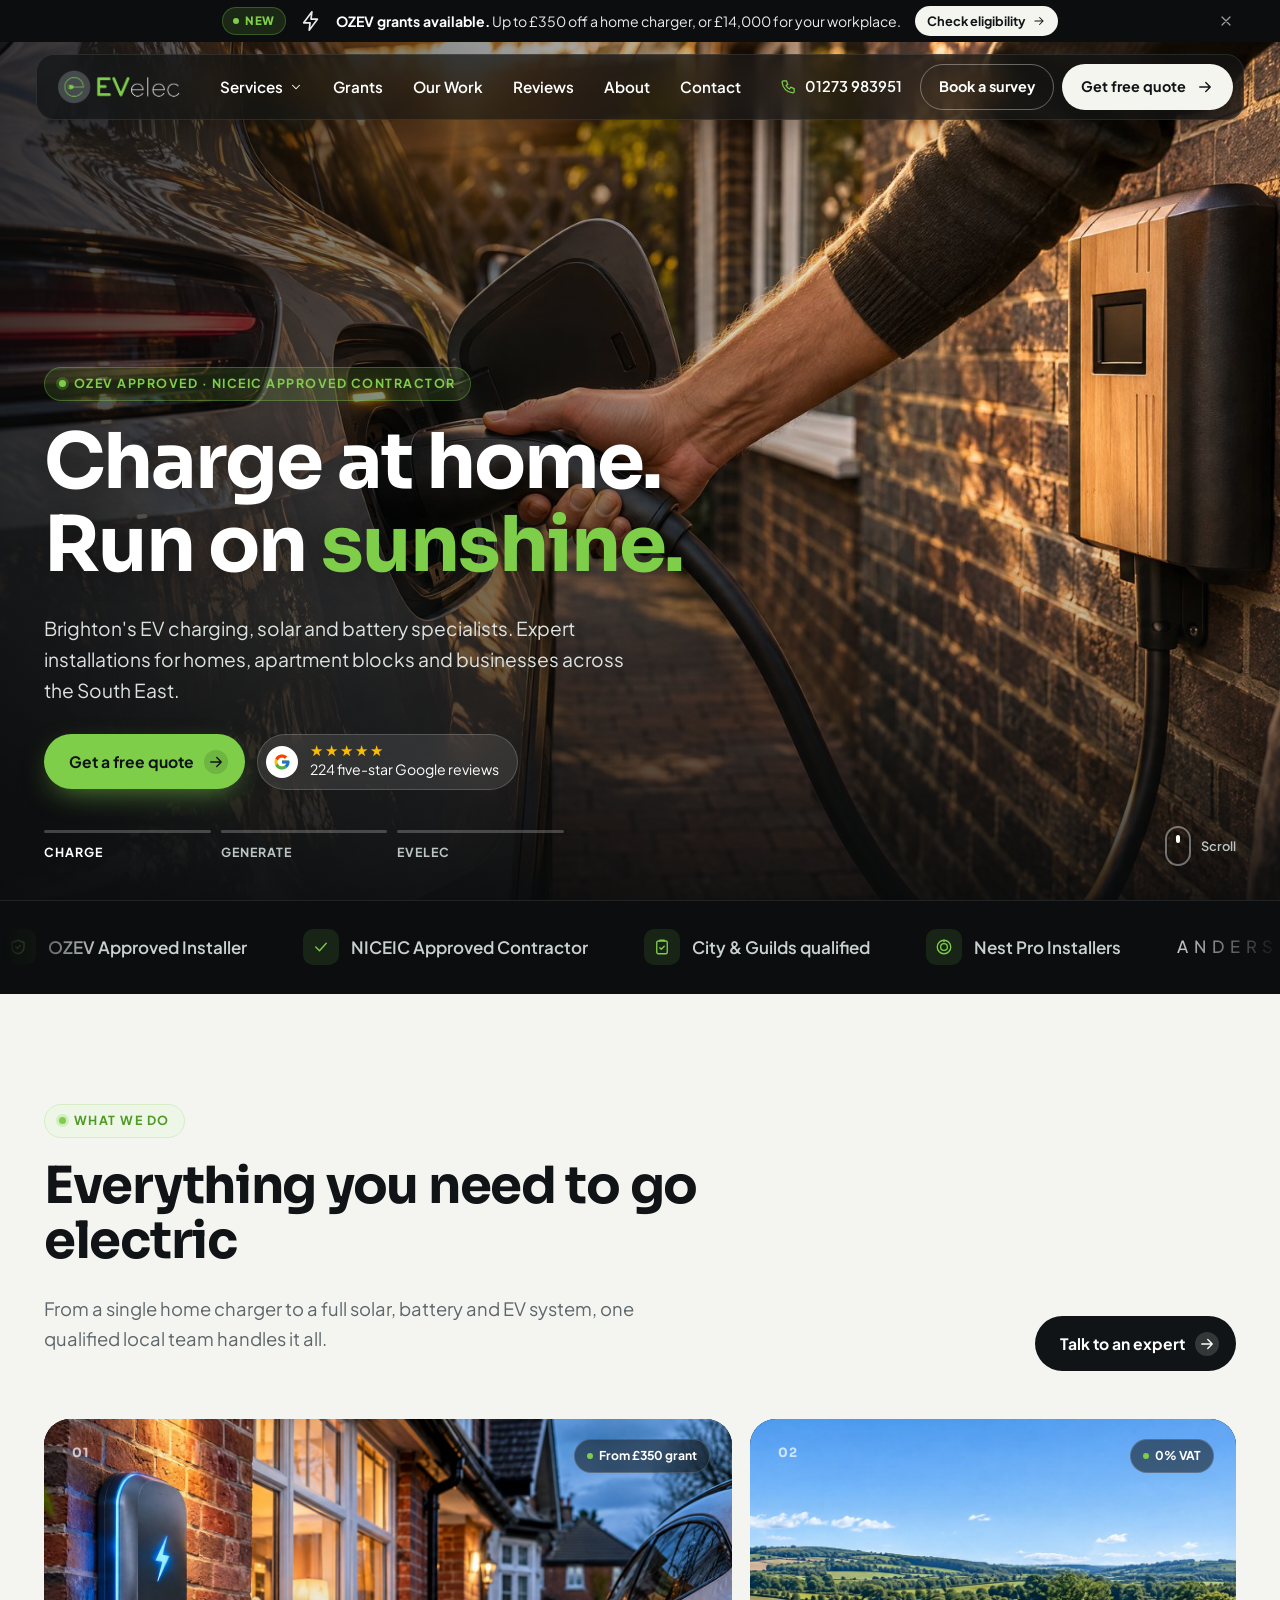
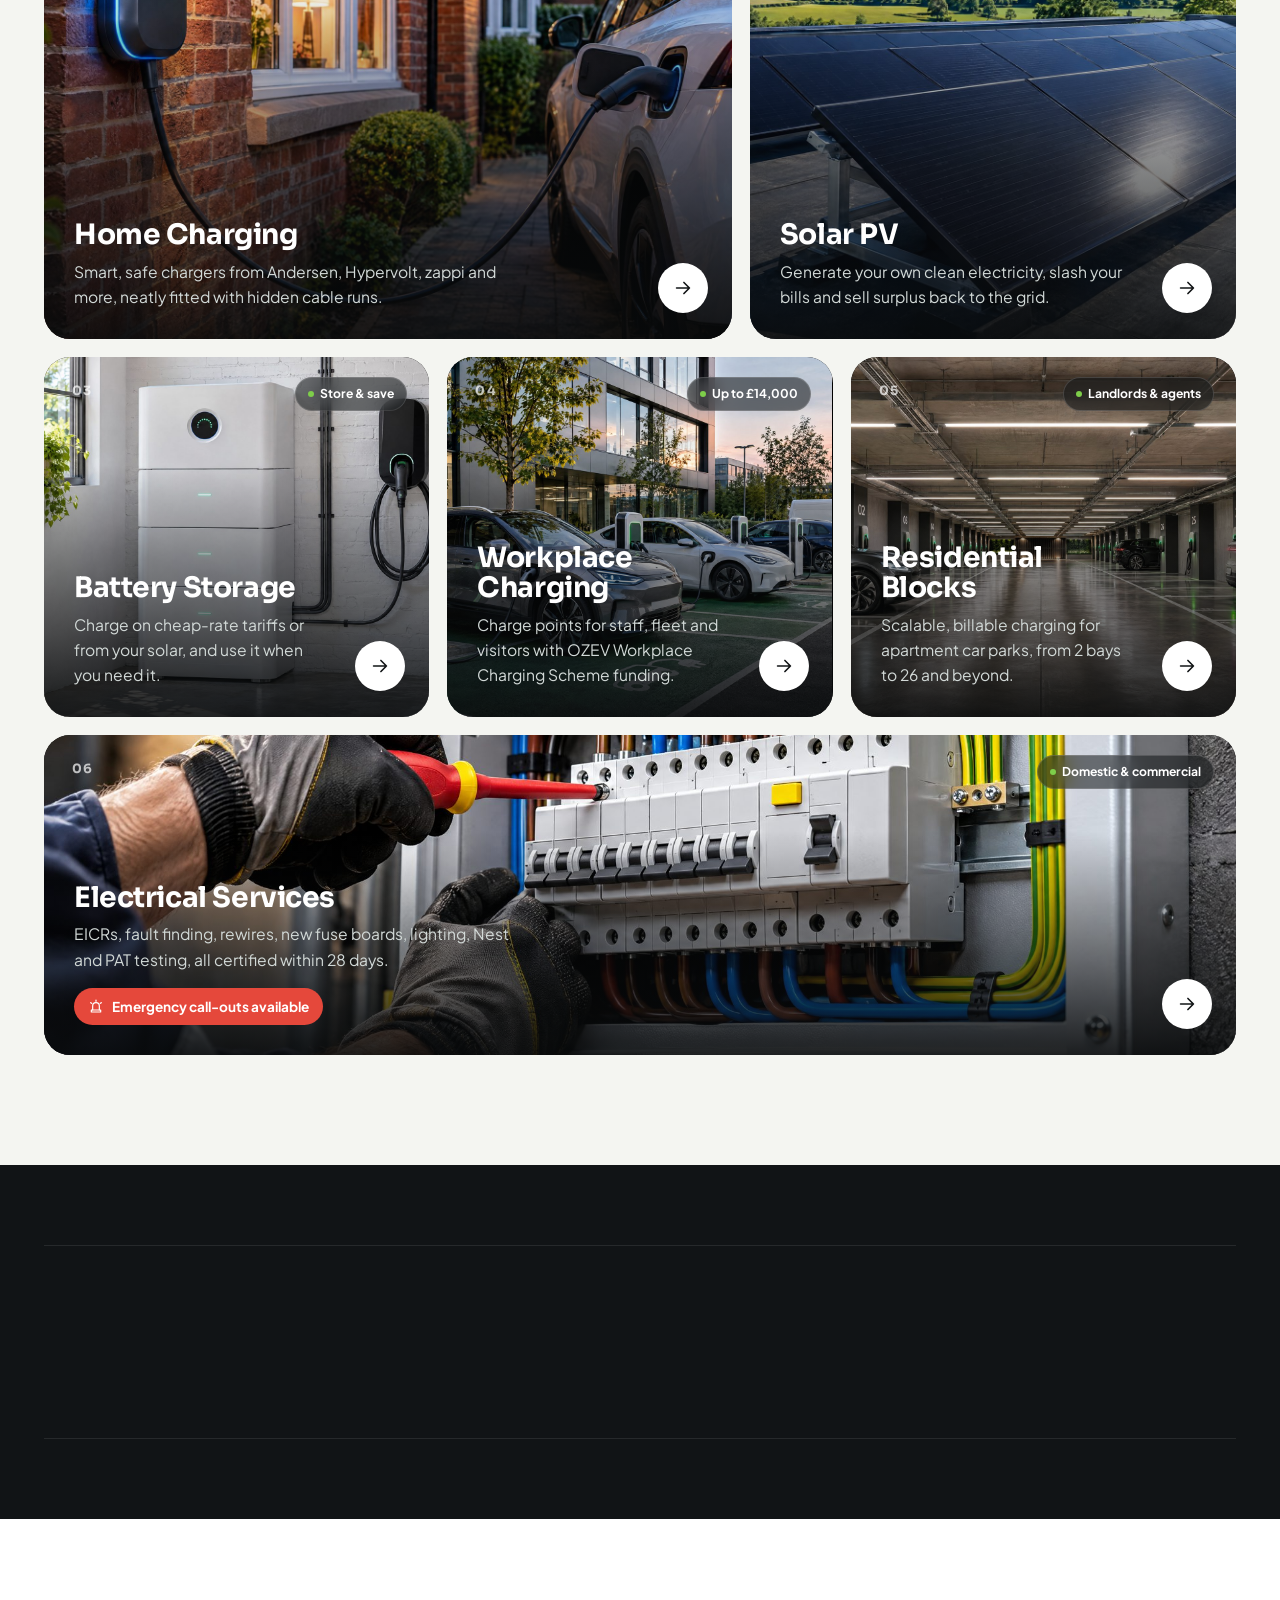
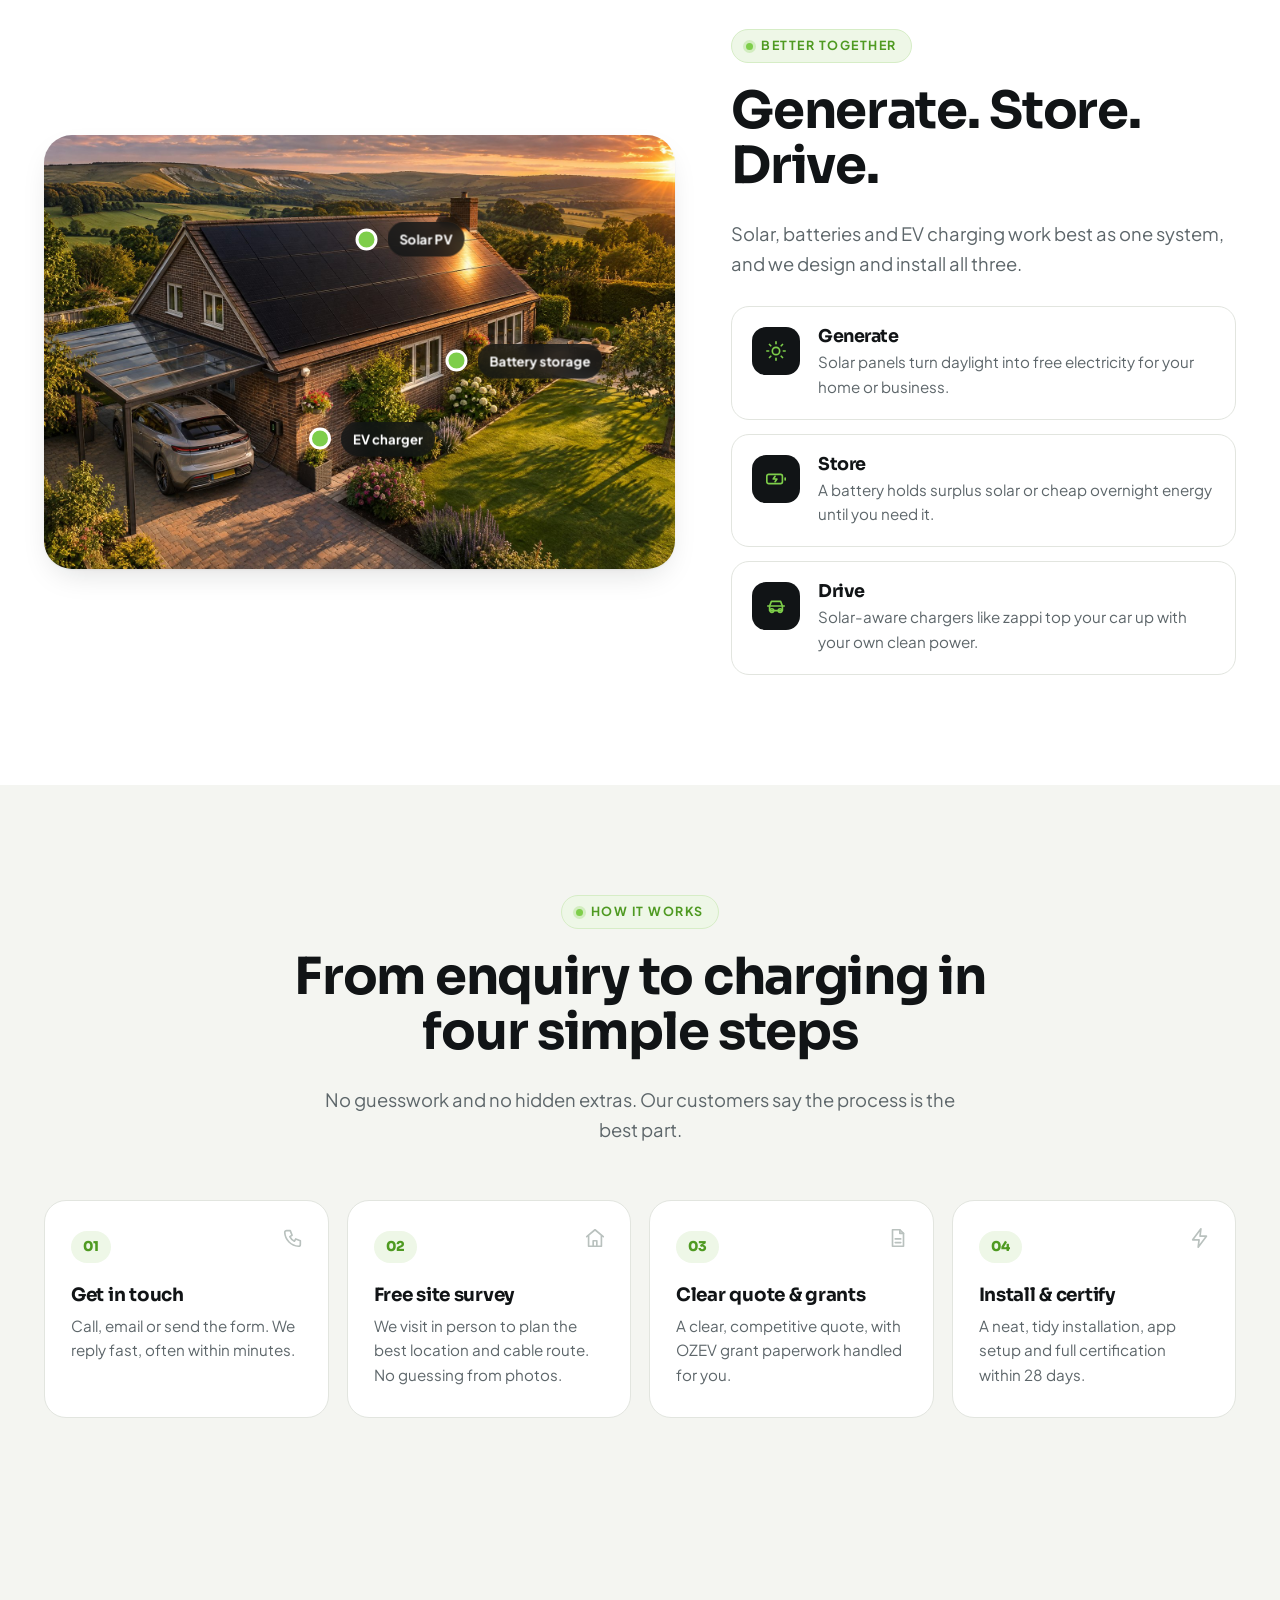
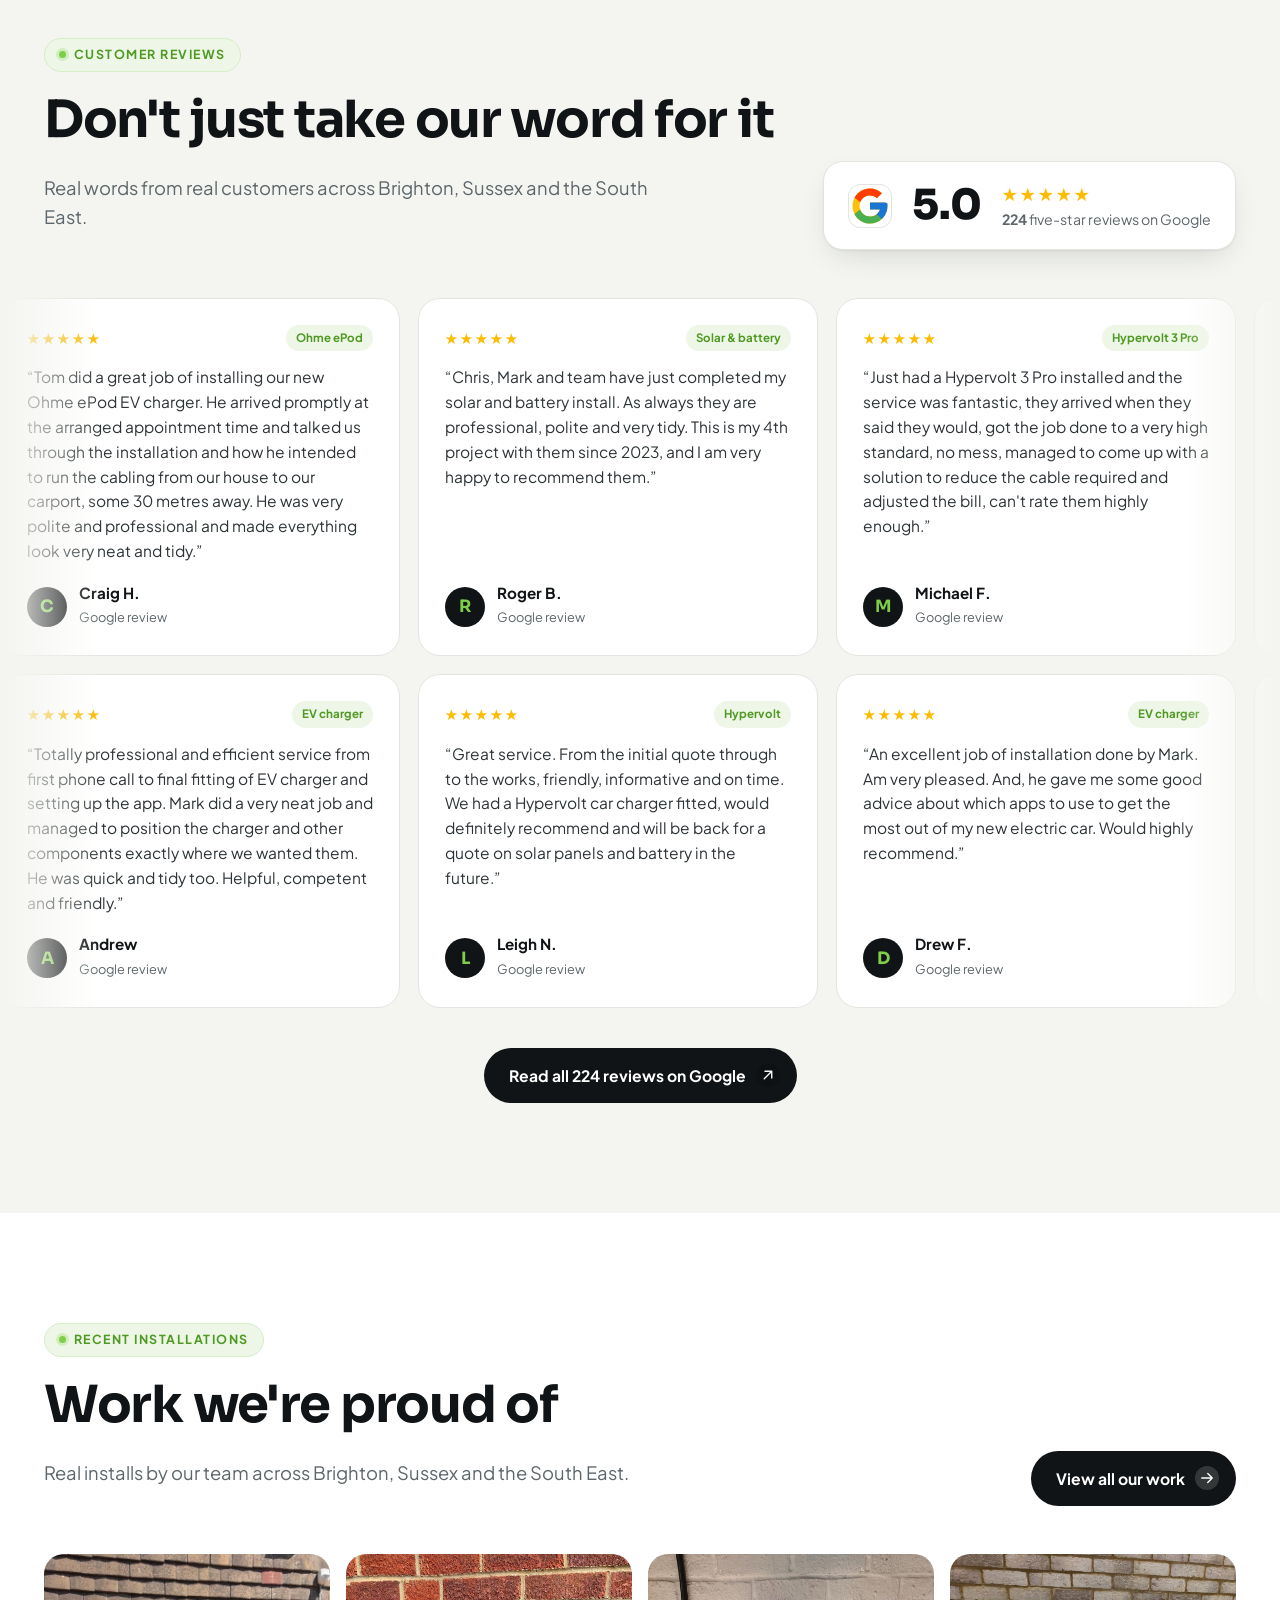
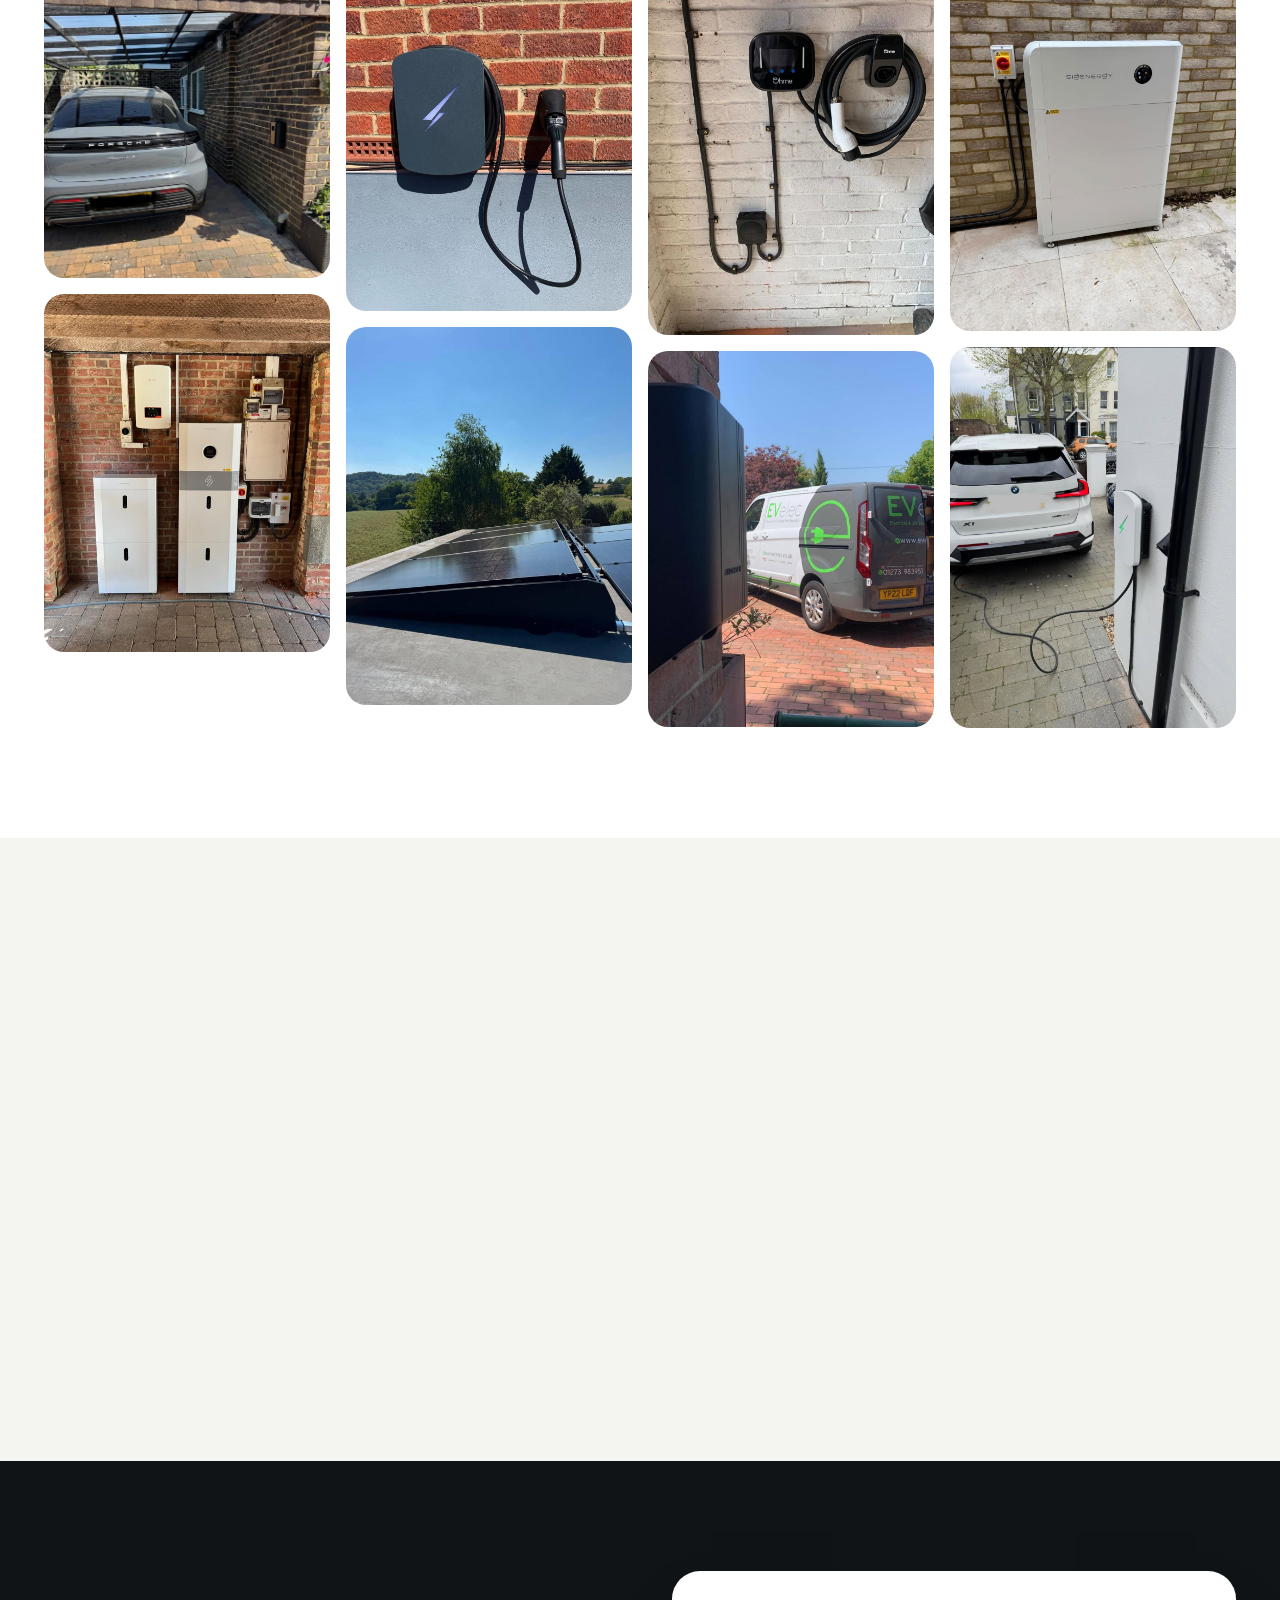
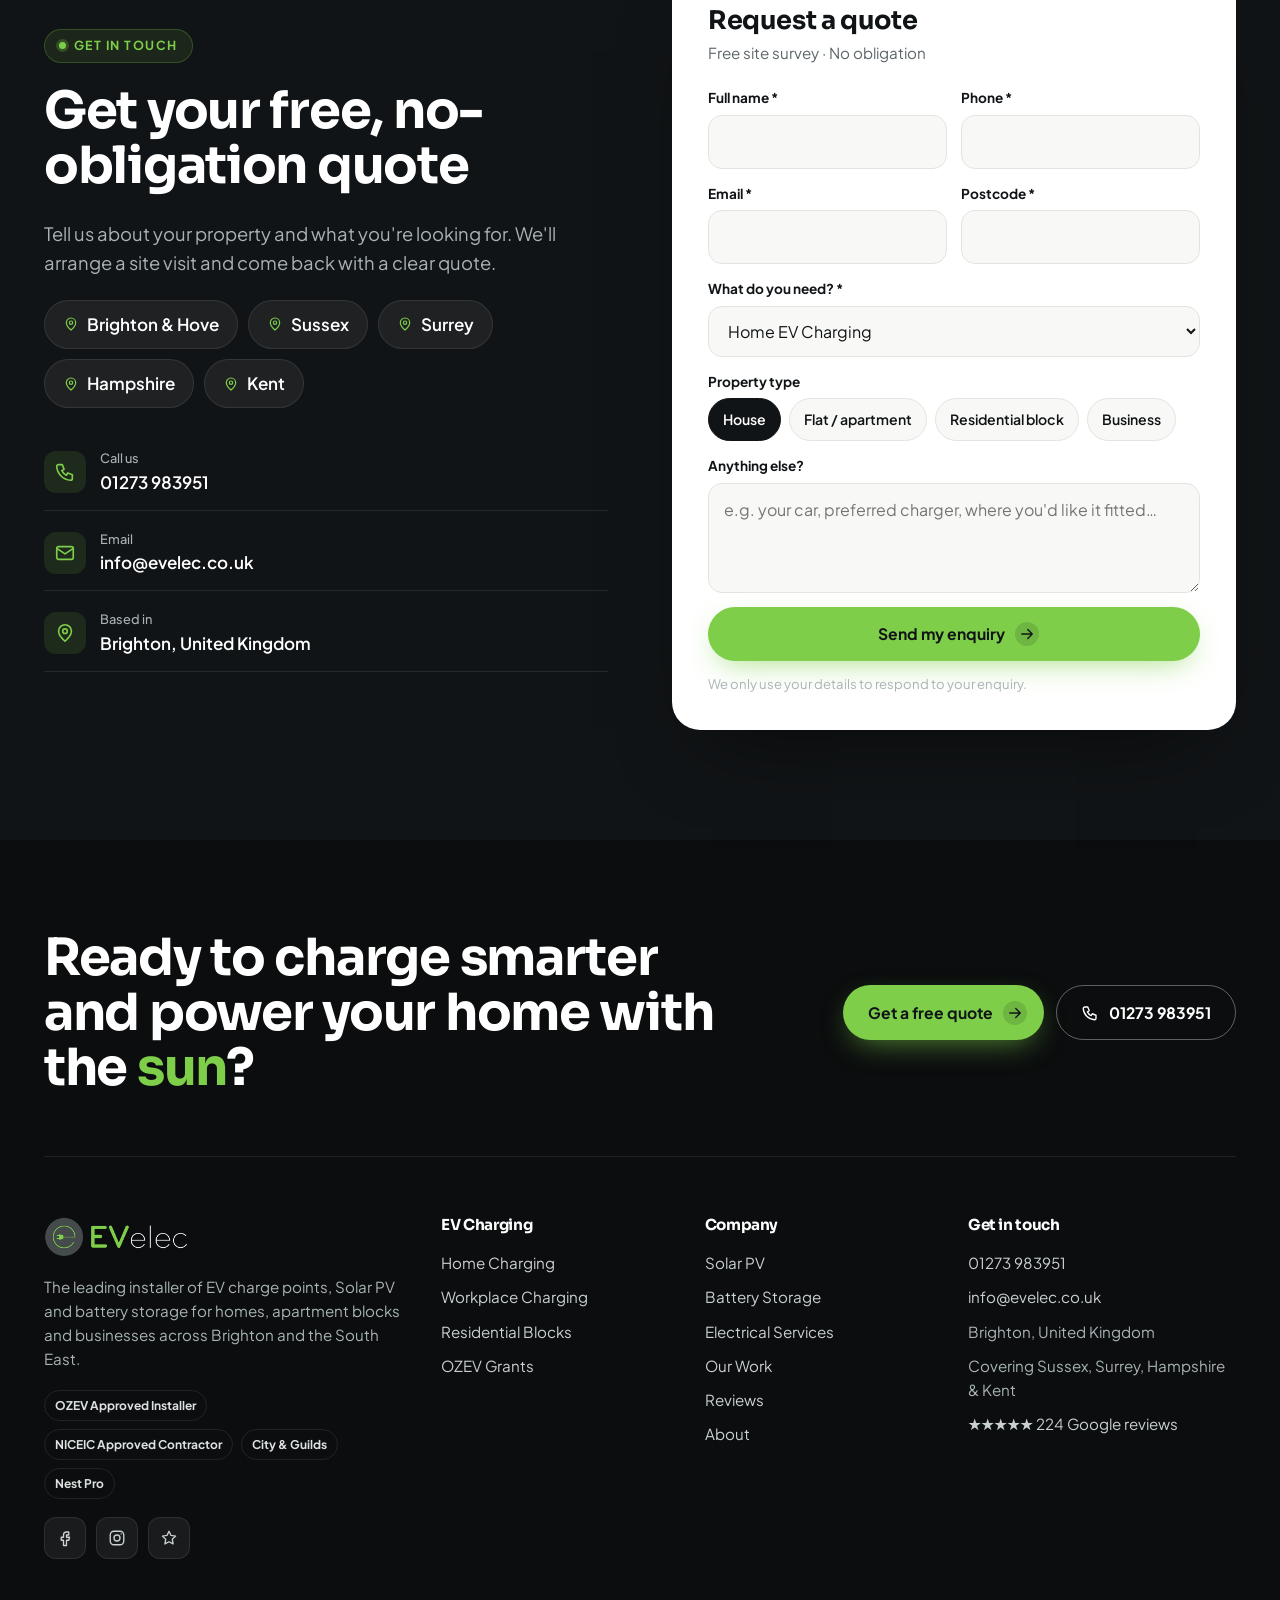
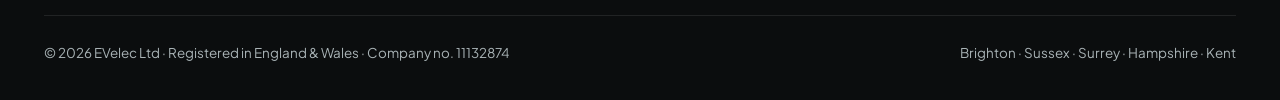
<file: site/index.html>
<!doctype html>
<html lang="en-GB">
<head>
<meta charset="utf-8">
<meta name="viewport" content="width=device-width, initial-scale=1, viewport-fit=cover">
<title>EVelec | EV Charger, Solar PV & Battery Installers in Brighton & Sussex</title>
<meta name="description" content="OZEV approved EV charge point, Solar PV and battery storage installers in Brighton, Sussex, Surrey, Hampshire and Kent. 224 five-star Google reviews. Free site survey.">
<link rel="canonical" href="https://www.evelec.co.uk/">
<meta property="og:type" content="website"><meta property="og:title" content="EVelec | EV Charger, Solar PV & Battery Installers in Brighton & Sussex"><meta property="og:description" content="OZEV approved EV charge point, Solar PV and battery storage installers in Brighton, Sussex, Surrey, Hampshire and Kent. 224 five-star Google reviews. Free site survey.">
<meta property="og:image" content="https://www.evelec.co.uk/assets/img/hero-2-aerial.jpg">
<meta name="theme-color" content="#111416">
<link rel="icon" type="image/png" href="assets/img/favicon.png">
<link rel="preconnect" href="https://fonts.googleapis.com"><link rel="preconnect" href="https://fonts.gstatic.com" crossorigin>
<link href="https://fonts.googleapis.com/css2?family=Plus+Jakarta+Sans:wght@400;500;600;700;800&family=Sora:wght@600;700;800&display=swap" rel="stylesheet">
<link rel="stylesheet" href="assets/style.css">
<script type="application/ld+json">{"@context":"https://schema.org","@type":"Electrician","name":"EVelec Ltd","url":"https://www.evelec.co.uk","telephone":"+441273983951","email":"info@evelec.co.uk","image":"https://www.evelec.co.uk/assets/img/evelec-logo.png","address":{"@type":"PostalAddress","addressLocality":"Brighton","addressCountry":"GB"},"areaServed":["Brighton","Sussex","Surrey","Hampshire","Kent"],"sameAs":["https://www.facebook.com/EVelecUK/","https://www.instagram.com/evelecltd/"],"aggregateRating":{"@type":"AggregateRating","ratingValue":"5","reviewCount":"224"}}</script>
</head>
<body>
<div class="topwrap">
<div class="announce"><div class="wrap">
  <span class="new">NEW</span>
  <span><svg class="icon" viewBox="0 0 24 24" aria-hidden="true"><path d="M13 2 4 14h7l-1 8 9-12h-7z"/></svg></span>
  <span><b>OZEV grants available.</b> <span class="msg-long">Up to £350 off a home charger, or £14,000 for your workplace.</span></span>
  <a class="go" href="ozev-grant.html">Check eligibility <svg class="icon" viewBox="0 0 24 24" aria-hidden="true"><path d="M5 12h14M13 6l6 6-6 6"/></svg></a>
  <button class="x" aria-label="Dismiss"><svg class="icon" viewBox="0 0 24 24" aria-hidden="true"><path d="M6 6l12 12M18 6 6 18"/></svg></button>
</div></div>
<div class="navbar"><div class="nav-inner">
  <a class="brand" href="index.html" aria-label="EVelec home"><img src="assets/img/evelec-logo-white.png" alt="EVelec" width="123" height="34"></a>
  <ul class="nav-links">
    <li><button data-mega aria-expanded="false" aria-haspopup="true">Services <svg class="icon chev" viewBox="0 0 24 24" aria-hidden="true"><path d="m6 9 6 6 6-6"/></svg></button></li>
    <li><a href="ozev-grant.html">Grants</a></li><li><a href="our-work.html">Our Work</a></li><li><a href="reviews.html">Reviews</a></li><li><a href="about.html">About</a></li><li><a href="contact.html">Contact</a></li>
  </ul>
  <div class="nav-right">
    <a class="phone" href="tel:+441273983951"><svg class="icon" viewBox="0 0 24 24" aria-hidden="true"><path d="M5 4h4l2 5-2.5 1.5a11 11 0 0 0 5 5L15 13l5 2v4a2 2 0 0 1-2 2A16 16 0 0 1 3 6a2 2 0 0 1 2-2"/></svg> 01273 983951</a>
    <a class="btn btn-outline" href="contact.html?service=Site%20survey">Book a survey</a>
    <a class="btn btn-light" href="contact.html">Get free quote <svg class="icon" viewBox="0 0 24 24" aria-hidden="true"><path d="M5 12h14M13 6l6 6-6 6"/></svg></a>
  </div>
  <button class="burger" data-sheet aria-label="Open menu"><svg class="icon" viewBox="0 0 24 24" aria-hidden="true"><path d="M4 7h16M4 12h16M4 17h16"/></svg></button>
</div><div class="mega" role="region" aria-label="Services menu">
  <div class="mega-side">
    <div class="mega-label">Tailored solutions for</div>
    <a class="tailored" href="ev-charging.html#home"><span>Homeowners<small>Chargers, solar &amp; batteries</small></span><span class="go"><svg class="icon" viewBox="0 0 24 24" aria-hidden="true"><path d="M5 12h14M13 6l6 6-6 6"/></svg></span></a>
    <a class="tailored" href="ev-charging.html#workplace"><span>Businesses &amp; landlords<small>Workplace &amp; residential blocks</small></span><span class="go"><svg class="icon" viewBox="0 0 24 24" aria-hidden="true"><path d="M5 12h14M13 6l6 6-6 6"/></svg></span></a>
    <div class="mega-label" style="margin-top:8px">Watch</div>
    <a class="tour" href="index.html#top"><div class="thumb" style="background-image:url(assets/img/hero-2-aerial.jpg)"><span class="play"><svg class="icon" viewBox="0 0 24 24" aria-hidden="true"><path d="M7 4v16l13-8z"/></svg></span><span class="cap">The EVelec film</span></div>
      <div class="meta"><span>Charge. Generate. Store.<small>See what we do in 20 seconds</small></span></div></a>
  </div>
  <div class="mega-main">
    <div class="mega-col"><div class="mega-label"><svg class="icon" viewBox="0 0 24 24" aria-hidden="true"><path d="M5 21V5a2 2 0 0 1 2-2h6a2 2 0 0 1 2 2v16"/><path d="M3 21h14"/><path d="M15 9h2a2 2 0 0 1 2 2v5a1.5 1.5 0 0 0 3 0V8l-3-3"/><path d="m10 7-2 4h4l-2 4"/></svg> EV Charging</div>
      <a class="mi" href="ev-charging.html#home"><span class="ib"><svg class="icon" viewBox="0 0 24 24" aria-hidden="true"><path d="M3 10.5 12 3l9 7.5"/><path d="M5 9.5V21h14V9.5"/><path d="M10 21v-6h4v6"/></svg></span><span><b>Home Charging</b><small>Smart chargers fitted at home</small></span></a>
      <a class="mi" href="ev-charging.html#workplace"><span class="ib"><svg class="icon" viewBox="0 0 24 24" aria-hidden="true"><rect x="3" y="7" width="18" height="13" rx="2"/><path d="M8 7V5a2 2 0 0 1 2-2h4a2 2 0 0 1 2 2v2"/><path d="M3 13h18"/></svg></span><span><b>Workplace Charging</b><small>Up to £14,000 OZEV funding</small></span></a>
      <a class="mi" href="ev-charging.html#residential"><span class="ib"><svg class="icon" viewBox="0 0 24 24" aria-hidden="true"><rect x="4" y="3" width="16" height="18" rx="1"/><path d="M9 7h1M14 7h1M9 11h1M14 11h1M9 15h1M14 15h1"/><path d="M10 21v-3h4v3"/></svg></span><span><b>Residential Blocks</b><small>Managed, billable charging</small></span></a>
      <a class="mi" href="ozev-grant.html"><span class="ib"><svg class="icon" viewBox="0 0 24 24" aria-hidden="true"><path d="M16 7a4 4 0 0 0-7 2.5V19"/><path d="M6 19h11"/><path d="M6 13h8"/></svg></span><span><b>OZEV Grants<span class="tag">Save £350</span></b><small>We handle the paperwork</small></span></a>
    </div>
    <div class="mega-col"><div class="mega-label"><svg class="icon" viewBox="0 0 24 24" aria-hidden="true"><circle cx="12" cy="12" r="4"/><path d="M12 2v2M12 20v2M4.9 4.9l1.4 1.4M17.7 17.7l1.4 1.4M2 12h2M20 12h2M4.9 19.1l1.4-1.4M17.7 6.3l1.4-1.4"/></svg> Renewables</div>
      <a class="mi" href="solar-pv.html"><span class="ib"><svg class="icon" viewBox="0 0 24 24" aria-hidden="true"><circle cx="12" cy="12" r="4"/><path d="M12 2v2M12 20v2M4.9 4.9l1.4 1.4M17.7 17.7l1.4 1.4M2 12h2M20 12h2M4.9 19.1l1.4-1.4M17.7 6.3l1.4-1.4"/></svg></span><span><b>Solar PV</b><small>0% VAT · cut your bills</small></span></a>
      <a class="mi" href="battery-storage.html"><span class="ib"><svg class="icon" viewBox="0 0 24 24" aria-hidden="true"><rect x="2" y="7" width="17" height="10" rx="2"/><path d="M22 11v2"/><path d="m11 9-2 3h4l-2 3"/></svg></span><span><b>Battery Storage</b><small>Store cheap-rate &amp; solar energy</small></span></a>
      <a class="mi" href="solar-pv.html#together"><span class="ib"><svg class="icon" viewBox="0 0 24 24" aria-hidden="true"><path d="m12 3 9 5-9 5-9-5z"/><path d="m3 13 9 5 9-5"/></svg></span><span><b>Solar + Battery + EV</b><small>One connected system</small></span></a>
      <a class="mi" href="solar-pv.html#together"><span class="ib"><svg class="icon" viewBox="0 0 24 24" aria-hidden="true"><path d="M12 3s6 6.5 6 11a6 6 0 0 1-12 0c0-4.5 6-11 6-11z"/></svg></span><span><b>Hot Water Diverters</b><small>myenergi eddi &amp; Solar Boost</small></span></a>
    </div>
    <div class="mega-col"><div class="mega-label"><svg class="icon" viewBox="0 0 24 24" aria-hidden="true"><path d="M13 2 4 14h7l-1 8 9-12h-7z"/></svg> Electrical</div>
      <a class="mi" href="electrical-services.html#emergency"><span class="ib"><svg class="icon" viewBox="0 0 24 24" aria-hidden="true"><path d="M7 18v-6a5 5 0 0 1 10 0v6"/><path d="M5 21h14v-3H5z"/><path d="M12 3v2M4 7l1.5 1M20 7l-1.5 1"/></svg></span><span><b>Emergency Call-outs<span class="tag red">Urgent</span></b><small>A local engineer, fast</small></span></a>
      <a class="mi" href="electrical-services.html"><span class="ib"><svg class="icon" viewBox="0 0 24 24" aria-hidden="true"><rect x="5" y="4" width="14" height="17" rx="2"/><path d="M9 4V3h6v1"/><path d="m9 13 2 2 4-4"/></svg></span><span><b>EICR Reports</b><small>Safety reports to BS 7671</small></span></a>
      <a class="mi" href="electrical-services.html"><span class="ib"><svg class="icon" viewBox="0 0 24 24" aria-hidden="true"><rect x="3" y="5" width="18" height="14" rx="2"/><path d="M7 9v6M11 9v6M15 9v6"/></svg></span><span><b>Rewires &amp; Fuse Boards</b><small>18th Edition consumer units</small></span></a>
      <a class="mi" href="electrical-services.html"><span class="ib"><svg class="icon" viewBox="0 0 24 24" aria-hidden="true"><path d="M9 2v5M15 2v5"/><path d="M6 7h12v4a6 6 0 0 1-12 0z"/><path d="M12 17v5"/></svg></span><span><b>PAT, Lighting &amp; Nest</b><small>Plus sockets &amp; garden lighting</small></span></a>
    </div>
    <div class="mega-foot"><span class="stars-row" style="display:flex;align-items:center;gap:8px;color:var(--muted);font-weight:600"><span class="stars">★★★★★</span>224 five-star reviews on Google</span>
      <a href="index.html#services">See all services <span class="dot"><svg class="icon" viewBox="0 0 24 24" aria-hidden="true"><path d="M5 12h14M13 6l6 6-6 6"/></svg></span></a></div>
  </div>
</div></div>
</div><div class="sheet" aria-label="Menu">
  <div class="sheet-top"><img src="assets/img/evelec-logo-white.png" alt="EVelec"><button data-sheet aria-label="Close menu"><svg class="icon" viewBox="0 0 24 24" aria-hidden="true"><path d="M6 6l12 12M18 6 6 18"/></svg></button></div>
  <a class="sl" href="index.html">Home</a>
  <details open><summary>Services <svg class="icon chev" viewBox="0 0 24 24" aria-hidden="true"><path d="m6 9 6 6 6-6"/></svg></summary><div class="sub">
    <a href="ev-charging.html#home"><svg class="icon" viewBox="0 0 24 24" aria-hidden="true"><path d="M3 10.5 12 3l9 7.5"/><path d="M5 9.5V21h14V9.5"/><path d="M10 21v-6h4v6"/></svg> Home Charging</a><a href="ev-charging.html#workplace"><svg class="icon" viewBox="0 0 24 24" aria-hidden="true"><rect x="3" y="7" width="18" height="13" rx="2"/><path d="M8 7V5a2 2 0 0 1 2-2h4a2 2 0 0 1 2 2v2"/><path d="M3 13h18"/></svg> Workplace Charging</a>
    <a href="ev-charging.html#residential"><svg class="icon" viewBox="0 0 24 24" aria-hidden="true"><rect x="4" y="3" width="16" height="18" rx="1"/><path d="M9 7h1M14 7h1M9 11h1M14 11h1M9 15h1M14 15h1"/><path d="M10 21v-3h4v3"/></svg> Residential Blocks</a><a href="solar-pv.html"><svg class="icon" viewBox="0 0 24 24" aria-hidden="true"><circle cx="12" cy="12" r="4"/><path d="M12 2v2M12 20v2M4.9 4.9l1.4 1.4M17.7 17.7l1.4 1.4M2 12h2M20 12h2M4.9 19.1l1.4-1.4M17.7 6.3l1.4-1.4"/></svg> Solar PV</a>
    <a href="battery-storage.html"><svg class="icon" viewBox="0 0 24 24" aria-hidden="true"><rect x="2" y="7" width="17" height="10" rx="2"/><path d="M22 11v2"/><path d="m11 9-2 3h4l-2 3"/></svg> Battery Storage</a><a href="electrical-services.html"><svg class="icon" viewBox="0 0 24 24" aria-hidden="true"><path d="M13 2 4 14h7l-1 8 9-12h-7z"/></svg> Electrical Services</a>
  </div></details>
  <a class="sl" href="ozev-grant.html">Grants</a><a class="sl" href="our-work.html">Our Work</a><a class="sl" href="reviews.html">Reviews</a><a class="sl" href="about.html">About</a><a class="sl" href="contact.html">Contact</a>
  <div class="btn-row"><a class="btn btn-outline" href="tel:+441273983951"><svg class="icon" viewBox="0 0 24 24" aria-hidden="true"><path d="M5 4h4l2 5-2.5 1.5a11 11 0 0 0 5 5L15 13l5 2v4a2 2 0 0 1-2 2A16 16 0 0 1 3 6a2 2 0 0 1 2-2"/></svg> Call</a><a class="btn btn-green" href="contact.html">Free quote</a></div>
</div>
<main id="top">

<section class="hero" aria-label="EVelec film">
  <div class="hero-media">
    <img class="on" src="assets/img/hero-1-plug.jpg" alt="" fetchpriority="high">
    <video muted playsinline preload="auto" poster="assets/img/hero-1-plug.jpg" aria-hidden="true"><source src="assets/video/hero-1-m.mp4" type="video/mp4" media="(max-width: 760px)"><source src="assets/video/hero-1.mp4" type="video/mp4"></video>
    <video muted playsinline preload="auto" poster="assets/img/hero-2-aerial.jpg" aria-hidden="true"><source src="assets/video/hero-2-m.mp4" type="video/mp4" media="(max-width: 760px)"><source src="assets/video/hero-2.mp4" type="video/mp4"></video>
    <video muted playsinline preload="auto" poster="assets/img/hero-3-logo.jpg" aria-hidden="true"><source src="assets/video/hero-3-m.mp4" type="video/mp4" media="(max-width: 760px)"><source src="assets/video/hero-3.mp4" type="video/mp4"></video>
  </div>
  <div class="hero-content"><div class="wrap"><div class="hero-copy">
    <div class="pill-label" style="background:rgba(126,206,74,.14);border-color:rgba(126,206,74,.35);color:var(--green)">OZEV approved · NICEIC approved contractor</div>
    <h1>Charge at home.<br>Run on <span class="green">sunshine.</span></h1>
    <p class="lead">Brighton's EV charging, solar and battery specialists. Expert installations for homes, apartment blocks and businesses across the South East.</p>
    <div class="hero-ctas">
      <a class="btn btn-green" href="contact.html">Get a free quote <span class="arr"><svg class="icon" viewBox="0 0 24 24" aria-hidden="true"><path d="M5 12h14M13 6l6 6-6 6"/></svg></span></a>
      <a class="g-chip" href="https://maps.app.goo.gl/jSq9Tzx1LCuBsJ2LA" target="_blank" rel="noopener"><span class="g"><svg viewBox="0 0 48 48" aria-hidden="true"><path fill="#FFC107" d="M43.6 20.5H42V20H24v8h11.3C33.7 32.7 29.2 36 24 36c-6.6 0-12-5.4-12-12s5.4-12 12-12c3.1 0 5.8 1.2 7.9 3.1l5.7-5.7C34 6.1 29.3 4 24 4 12.9 4 4 12.9 4 24s8.9 20 20 20 20-8.9 20-20c0-1.3-.1-2.4-.4-3.5z"/><path fill="#FF3D00" d="m6.3 14.7 6.6 4.8C14.7 15.1 19 12 24 12c3.1 0 5.8 1.2 7.9 3.1l5.7-5.7C34 6.1 29.3 4 24 4 16.3 4 9.7 8.3 6.3 14.7z"/><path fill="#4CAF50" d="M24 44c5.2 0 9.9-2 13.4-5.2l-6.2-5.2c-2 1.5-4.5 2.4-7.2 2.4-5.2 0-9.6-3.3-11.3-8l-6.5 5C9.5 39.6 16.2 44 24 44z"/><path fill="#1976D2" d="M43.6 20.5H42V20H24v8h11.3c-.8 2.2-2.2 4.2-4.1 5.6l6.2 5.2C37 39.2 44 34 44 24c0-1.3-.1-2.4-.4-3.5z"/></svg></span><span><b><span class="stars">★★★★★</span></b>224 five-star Google reviews</span></a>
    </div>
  </div></div></div>
  <div class="hero-bar"><div class="wrap">
    <div class="chapters"><button class="chapter active"><i></i>Charge</button><button class="chapter"><i></i>Generate</button><button class="chapter"><i></i>EVelec</button></div>
    <a class="scroll-cue" href="#services"><span></span>Scroll</a>
  </div></div>
</section>
<div class="trustbar"><div class="marquee"><div class="track"><span class="trust-item"><span class="ic"><svg class="icon" viewBox="0 0 24 24" aria-hidden="true"><path d="M12 3 4 6v6c0 5 3.5 8 8 9 4.5-1 8-4 8-9V6z"/><path d="m9 12 2 2 4-4"/></svg></span>OZEV Approved Installer</span><span class="trust-item"><span class="ic"><svg class="icon" viewBox="0 0 24 24" aria-hidden="true"><path d="m5 12 5 5 9-10"/></svg></span>NICEIC Approved Contractor</span><span class="trust-item"><span class="ic"><svg class="icon" viewBox="0 0 24 24" aria-hidden="true"><rect x="5" y="4" width="14" height="17" rx="2"/><path d="M9 4V3h6v1"/><path d="m9 13 2 2 4-4"/></svg></span>City &amp; Guilds qualified</span><span class="trust-item"><span class="ic"><svg class="icon" viewBox="0 0 24 24" aria-hidden="true"><circle cx="12" cy="12" r="9"/><circle cx="12" cy="12" r="4.5"/><path d="M12 3v2"/></svg></span>Nest Pro Installers</span><span class="wm andersen">ANDERSEN</span><span class="wm hypervolt">HYPER<i>V</i>OLT</span><span class="wm zappi">zappi</span><span class="wm easee">easee</span><span class="wm eo">EO</span><span class="wm sp">Simpson &amp; Partners</span><span class="trust-item"><span class="ic"><svg class="icon" viewBox="0 0 24 24" aria-hidden="true"><path d="M12 3 4 6v6c0 5 3.5 8 8 9 4.5-1 8-4 8-9V6z"/><path d="m9 12 2 2 4-4"/></svg></span>OZEV Approved Installer</span><span class="trust-item"><span class="ic"><svg class="icon" viewBox="0 0 24 24" aria-hidden="true"><path d="m5 12 5 5 9-10"/></svg></span>NICEIC Approved Contractor</span><span class="trust-item"><span class="ic"><svg class="icon" viewBox="0 0 24 24" aria-hidden="true"><rect x="5" y="4" width="14" height="17" rx="2"/><path d="M9 4V3h6v1"/><path d="m9 13 2 2 4-4"/></svg></span>City &amp; Guilds qualified</span><span class="trust-item"><span class="ic"><svg class="icon" viewBox="0 0 24 24" aria-hidden="true"><circle cx="12" cy="12" r="9"/><circle cx="12" cy="12" r="4.5"/><path d="M12 3v2"/></svg></span>Nest Pro Installers</span><span class="wm andersen">ANDERSEN</span><span class="wm hypervolt">HYPER<i>V</i>OLT</span><span class="wm zappi">zappi</span><span class="wm easee">easee</span><span class="wm eo">EO</span><span class="wm sp">Simpson &amp; Partners</span></div></div></div>

<section class="section" id="services"><div class="wrap">
  <div class="head-row"><div class="head rv"><div class="pill-label">What we do</div><h2>Everything you need to go electric</h2>
  <p class="lead">From a single home charger to a full solar, battery and EV system, one qualified local team handles it all.</p></div>
  <a class="btn btn-dark rv d1" href="contact.html">Talk to an expert <span class="arr" style="background:rgba(255,255,255,.15)"><svg class="icon" viewBox="0 0 24 24" aria-hidden="true"><path d="M5 12h14M13 6l6 6-6 6"/></svg></span></a></div>
  <div class="bento"><a class="svc s-7 tall rv" href="ev-charging.html#home"><video class="" muted loop playsinline preload="none" poster="assets/img/svc-home.jpg" data-src="assets/video/svc-home.mp4" data-inview aria-hidden="true"></video><span class="num">01</span><span class="tagline">From £350 grant</span>
<div class="body"><h3>Home Charging</h3><p>Smart, safe chargers from Andersen, Hypervolt, zappi and more, neatly fitted with hidden cable runs.</p></div><span class="go"><svg class="icon" viewBox="0 0 24 24" aria-hidden="true"><path d="M5 12h14M13 6l6 6-6 6"/></svg></span></a><a class="svc s-5 tall rv d1" href="solar-pv.html"><video class="" muted loop playsinline preload="none" poster="assets/img/svc-solar.jpg" data-src="assets/video/svc-solar.mp4" data-inview aria-hidden="true"></video><span class="num">02</span><span class="tagline">0% VAT</span>
<div class="body"><h3>Solar PV</h3><p>Generate your own clean electricity, slash your bills and sell surplus back to the grid.</p></div><span class="go"><svg class="icon" viewBox="0 0 24 24" aria-hidden="true"><path d="M5 12h14M13 6l6 6-6 6"/></svg></span></a><a class="svc s-4 rv d2" href="battery-storage.html"><video class="" muted loop playsinline preload="none" poster="assets/img/svc-battery.jpg" data-src="assets/video/svc-battery.mp4" data-inview aria-hidden="true"></video><span class="num">03</span><span class="tagline">Store & save</span>
<div class="body"><h3>Battery Storage</h3><p>Charge on cheap-rate tariffs or from your solar, and use it when you need it.</p></div><span class="go"><svg class="icon" viewBox="0 0 24 24" aria-hidden="true"><path d="M5 12h14M13 6l6 6-6 6"/></svg></span></a><a class="svc s-4 rv d0" href="ev-charging.html#workplace"><video class="" muted loop playsinline preload="none" poster="assets/img/svc-workplace.jpg" data-src="assets/video/svc-workplace.mp4" data-inview aria-hidden="true"></video><span class="num">04</span><span class="tagline">Up to £14,000</span>
<div class="body"><h3>Workplace Charging</h3><p>Charge points for staff, fleet and visitors with OZEV Workplace Charging Scheme funding.</p></div><span class="go"><svg class="icon" viewBox="0 0 24 24" aria-hidden="true"><path d="M5 12h14M13 6l6 6-6 6"/></svg></span></a><a class="svc s-4 rv d1" href="ev-charging.html#residential"><video class="" muted loop playsinline preload="none" poster="assets/img/svc-residential.jpg" data-src="assets/video/svc-residential.mp4" data-inview aria-hidden="true"></video><span class="num">05</span><span class="tagline">Landlords & agents</span>
<div class="body"><h3>Residential Blocks</h3><p>Scalable, billable charging for apartment car parks, from 2 bays to 26 and beyond.</p></div><span class="go"><svg class="icon" viewBox="0 0 24 24" aria-hidden="true"><path d="M5 12h14M13 6l6 6-6 6"/></svg></span></a><a class="svc s-12 wide rv" href="electrical-services.html"><video class="" muted loop playsinline preload="none" poster="assets/img/svc-electrical.jpg" data-src="assets/video/svc-electrical.mp4" data-inview aria-hidden="true"></video><span class="num">06</span><span class="tagline">Domestic &amp; commercial</span>
<div class="body"><h3>Electrical Services</h3><p>EICRs, fault finding, rewires, new fuse boards, lighting, Nest and PAT testing, all certified within 28 days.</p>
<span class="emerg"><svg class="icon" viewBox="0 0 24 24" aria-hidden="true"><path d="M7 18v-6a5 5 0 0 1 10 0v6"/><path d="M5 21h14v-3H5z"/><path d="M12 3v2M4 7l1.5 1M20 7l-1.5 1"/></svg> Emergency call-outs available</span></div><span class="go"><svg class="icon" viewBox="0 0 24 24" aria-hidden="true"><path d="M5 12h14M13 6l6 6-6 6"/></svg></span></a></div>
</div></section>

<section class="section dark tight"><div class="wrap">
  <div class="stats">
    <div class="stat rv"><div class="n"><span data-count="224">224</span></div><p>five-star reviews on Google</p></div>
    <div class="stat rv d1"><div class="n"><span class="green">£</span><span data-count="14000">14,000</span></div><p>OZEV workplace funding available</p></div>
    <div class="stat rv d2"><div class="n"><span data-count="28">28</span><span class="green"> days</span></div><p>certification issued on every job</p></div>
    <div class="stat rv d3"><div class="n"><span data-count="5">5</span><span class="green"> areas</span></div><p>Brighton, Sussex, Surrey, Hampshire &amp; Kent</p></div>
  </div>
</div></section>

<section class="section white"><div class="wrap eco">
  <div class="eco-img rv"><img src="assets/img/hero-2-aerial.jpg" alt="Home with solar roof and an electric car charging on the driveway" loading="lazy">
    <span class="hotspot" style="left:58%;top:24%"><i></i><span>Solar PV</span></span>
    <span class="hotspot" style="left:76%;top:52%"><i></i><span>Battery storage</span></span>
    <span class="hotspot" style="left:52%;top:70%"><i></i><span>EV charger</span></span>
  </div>
  <div class="rv d1"><div class="pill-label">Better together</div><h2>Generate. Store. Drive.</h2>
    <p class="lead">Solar, batteries and EV charging work best as one system, and we design and install all three.</p>
    <div class="steps-v">
      <div class="step-v"><span class="ic"><svg class="icon" viewBox="0 0 24 24" aria-hidden="true"><circle cx="12" cy="12" r="4"/><path d="M12 2v2M12 20v2M4.9 4.9l1.4 1.4M17.7 17.7l1.4 1.4M2 12h2M20 12h2M4.9 19.1l1.4-1.4M17.7 6.3l1.4-1.4"/></svg></span><div><h4>Generate</h4><p>Solar panels turn daylight into free electricity for your home or business.</p></div></div>
      <div class="step-v"><span class="ic"><svg class="icon" viewBox="0 0 24 24" aria-hidden="true"><rect x="2" y="7" width="17" height="10" rx="2"/><path d="M22 11v2"/><path d="m11 9-2 3h4l-2 3"/></svg></span><div><h4>Store</h4><p>A battery holds surplus solar or cheap overnight energy until you need it.</p></div></div>
      <div class="step-v"><span class="ic"><svg class="icon" viewBox="0 0 24 24" aria-hidden="true"><path d="M5 17h14v-5l-2-5H7l-2 5z"/><path d="M3 12h18"/><circle cx="7.5" cy="17" r="2"/><circle cx="16.5" cy="17" r="2"/></svg></span><div><h4>Drive</h4><p>Solar-aware chargers like zappi top your car up with your own clean power.</p></div></div>
    </div></div>
</div></section>

<section class="section"><div class="wrap">
  <div class="head center rv"><div class="pill-label">How it works</div><h2>From enquiry to charging in four simple steps</h2>
  <p class="lead">No guesswork and no hidden extras. Our customers say the process is the best part.</p></div>
  <div class="process">
    <div class="pstep rv"><span class="ic"><svg class="icon" viewBox="0 0 24 24" aria-hidden="true"><path d="M5 4h4l2 5-2.5 1.5a11 11 0 0 0 5 5L15 13l5 2v4a2 2 0 0 1-2 2A16 16 0 0 1 3 6a2 2 0 0 1 2-2"/></svg></span><h3>Get in touch</h3><p>Call, email or send the form. We reply fast, often within minutes.</p></div>
    <div class="pstep rv d1"><span class="ic"><svg class="icon" viewBox="0 0 24 24" aria-hidden="true"><path d="M3 10.5 12 3l9 7.5"/><path d="M5 9.5V21h14V9.5"/><path d="M10 21v-6h4v6"/></svg></span><h3>Free site survey</h3><p>We visit in person to plan the best location and cable route. No guessing from photos.</p></div>
    <div class="pstep rv d2"><span class="ic"><svg class="icon" viewBox="0 0 24 24" aria-hidden="true"><path d="M6 3h8l4 4v14H6z"/><path d="M14 3v4h4M9 13h6M9 17h6"/></svg></span><h3>Clear quote &amp; grants</h3><p>A clear, competitive quote, with OZEV grant paperwork handled for you.</p></div>
    <div class="pstep rv d3"><span class="ic"><svg class="icon" viewBox="0 0 24 24" aria-hidden="true"><path d="M13 2 4 14h7l-1 8 9-12h-7z"/></svg></span><h3>Install &amp; certify</h3><p>A neat, tidy installation, app setup and full certification within 28 days.</p></div>
  </div>
</div></section>

<section class="section reviews" id="reviews"><div class="wrap">
<div class="head-row"><div class="head rv"><div class="pill-label">Customer reviews</div><h2>Don't just take our word for it</h2>
<p class="lead">Real words from real customers across Brighton, Sussex and the South East.</p></div>
<a class="rev-summary rv d1" href="https://maps.app.goo.gl/jSq9Tzx1LCuBsJ2LA" target="_blank" rel="noopener" style="text-decoration:none;color:inherit"><span class="g"><svg viewBox="0 0 48 48" aria-hidden="true"><path fill="#FFC107" d="M43.6 20.5H42V20H24v8h11.3C33.7 32.7 29.2 36 24 36c-6.6 0-12-5.4-12-12s5.4-12 12-12c3.1 0 5.8 1.2 7.9 3.1l5.7-5.7C34 6.1 29.3 4 24 4 12.9 4 4 12.9 4 24s8.9 20 20 20 20-8.9 20-20c0-1.3-.1-2.4-.4-3.5z"/><path fill="#FF3D00" d="m6.3 14.7 6.6 4.8C14.7 15.1 19 12 24 12c3.1 0 5.8 1.2 7.9 3.1l5.7-5.7C34 6.1 29.3 4 24 4 16.3 4 9.7 8.3 6.3 14.7z"/><path fill="#4CAF50" d="M24 44c5.2 0 9.9-2 13.4-5.2l-6.2-5.2c-2 1.5-4.5 2.4-7.2 2.4-5.2 0-9.6-3.3-11.3-8l-6.5 5C9.5 39.6 16.2 44 24 44z"/><path fill="#1976D2" d="M43.6 20.5H42V20H24v8h11.3c-.8 2.2-2.2 4.2-4.1 5.6l6.2 5.2C37 39.2 44 34 44 24c0-1.3-.1-2.4-.4-3.5z"/></svg></span><span class="big">5.0</span><span><span class="stars">★★★★★</span><small><b>224</b> five-star reviews on Google</small></span></a></div></div>
<div class="rev-rows">
<div class="marquee"><div class="track" style="--dur:90s"><article class="rcard"><div class="top"><span class="stars" aria-label="5 out of 5 stars">★★★★★</span><span class="svc-tag">Ohme ePod</span></div>
<p>“Tom did a great job of installing our new Ohme ePod EV charger. He arrived promptly at the arranged appointment time and talked us through the installation and how he intended to run the cabling from our house to our carport, some 30 metres away. He was very polite and professional and made everything look very neat and tidy.”</p><div class="who"><span class="av">C</span><div><b>Craig H.</b><small>Google review</small></div></div></article><article class="rcard"><div class="top"><span class="stars" aria-label="5 out of 5 stars">★★★★★</span><span class="svc-tag">Solar &amp; battery</span></div>
<p>“Chris, Mark and team have just completed my solar and battery install. As always they are professional, polite and very tidy. This is my 4th project with them since 2023, and I am very happy to recommend them.”</p><div class="who"><span class="av">R</span><div><b>Roger B.</b><small>Google review</small></div></div></article><article class="rcard"><div class="top"><span class="stars" aria-label="5 out of 5 stars">★★★★★</span><span class="svc-tag">Hypervolt 3 Pro</span></div>
<p>“Just had a Hypervolt 3 Pro installed and the service was fantastic, they arrived when they said they would, got the job done to a very high standard, no mess, managed to come up with a solution to reduce the cable required and adjusted the bill, can&#x27;t rate them highly enough.”</p><div class="who"><span class="av">M</span><div><b>Michael F.</b><small>Google review</small></div></div></article><article class="rcard"><div class="top"><span class="stars" aria-label="5 out of 5 stars">★★★★★</span><span class="svc-tag">zappi</span></div>
<p>“From the initial discussions and clear advice through to the competitive quote and the thoroughly professional installation of my Zappi car charger, I&#x27;ve been extremely impressed with EVelec. The whole process was smooth, efficient, and carried out to a very high standard. Highly recommended.”</p><div class="who"><span class="av">M</span><div><b>Mark</b><small>Google review</small></div></div></article><article class="rcard"><div class="top"><span class="stars" aria-label="5 out of 5 stars">★★★★★</span><span class="svc-tag">EV charger</span></div>
<p>“Great service, great price. Had 3 different quotes to fit a EV Charger and this company gave me the best deal and fitted it quicker than the others could fit one. Will definitely use again for any electrical needs, and I would highly recommend.”</p><div class="who"><span class="av">A</span><div><b>Alison F.</b><small>Google review</small></div></div></article><article class="rcard"><div class="top"><span class="stars" aria-label="5 out of 5 stars">★★★★★</span><span class="svc-tag">EV charger</span></div>
<p>“This is a brilliant company, they were punctual, tidy and went to extra lengths to fit my Dad&#x27;s electric charge point. The chap who installed was extremely kind and polite to my elderly parents and would highly recommend to anyone looking to install through them.”</p><div class="who"><span class="av">M</span><div><b>M R.</b><small>Google review</small></div></div></article><article class="rcard"><div class="top"><span class="stars" aria-label="5 out of 5 stars">★★★★★</span><span class="svc-tag">Hypervolt</span></div>
<p>“Contacted Evelec Ltd via their contact form and Chris contacted me same day to book in an assessment. Meeting went well and together we agreed on my best solution. Date booked for Alex to install and this went very well. Both Chris and Alex were very professional, pleasant and I now have a lovely Hypervolt EV Charger installed.”</p><div class="who"><span class="av">R</span><div><b>Richard B.</b><small>Google review</small></div></div></article><article class="rcard"><div class="top"><span class="stars" aria-label="5 out of 5 stars">★★★★★</span><span class="svc-tag">Hypervolt</span></div>
<p>“A huge thankyou to the team at EVelec for installing our Hypervolt charger. From start to finish the whole process has been brilliant Chris and Alex were spot on. We are enjoying charging our ev and would definitely recommend EVelec to anyone.”</p><div class="who"><span class="av">E</span><div><b>Edward G.</b><small>Google review</small></div></div></article><article class="rcard"><div class="top"><span class="stars" aria-label="5 out of 5 stars">★★★★★</span><span class="svc-tag">Second charger · Worthing</span></div>
<p>“This is the second EV charger EVelec have installed for me. On time, informative, tidy and honest. Accommodated all my requests. Thank you!”</p><div class="who"><span class="av">D</span><div><b>Darren Y.</b><small>Google review</small></div></div></article><article class="rcard"><div class="top"><span class="stars" aria-label="5 out of 5 stars">★★★★★</span><span class="svc-tag">EV charger</span></div>
<p>“Really impressed with these guys, after shopping around they stood out for product range I wanted, prompt service, and price. Chris (site survey) and Alex (Fitter) were really easy to work with and overall did a great job. Would recommend.”</p><div class="who"><span class="av">L</span><div><b>Luke W.</b><small>Google review</small></div></div></article><article class="rcard"><div class="top"><span class="stars" aria-label="5 out of 5 stars">★★★★★</span><span class="svc-tag">Ohme ePod</span></div>
<p>“Tom did a great job of installing our new Ohme ePod EV charger. He arrived promptly at the arranged appointment time and talked us through the installation and how he intended to run the cabling from our house to our carport, some 30 metres away. He was very polite and professional and made everything look very neat and tidy.”</p><div class="who"><span class="av">C</span><div><b>Craig H.</b><small>Google review</small></div></div></article><article class="rcard"><div class="top"><span class="stars" aria-label="5 out of 5 stars">★★★★★</span><span class="svc-tag">Solar &amp; battery</span></div>
<p>“Chris, Mark and team have just completed my solar and battery install. As always they are professional, polite and very tidy. This is my 4th project with them since 2023, and I am very happy to recommend them.”</p><div class="who"><span class="av">R</span><div><b>Roger B.</b><small>Google review</small></div></div></article><article class="rcard"><div class="top"><span class="stars" aria-label="5 out of 5 stars">★★★★★</span><span class="svc-tag">Hypervolt 3 Pro</span></div>
<p>“Just had a Hypervolt 3 Pro installed and the service was fantastic, they arrived when they said they would, got the job done to a very high standard, no mess, managed to come up with a solution to reduce the cable required and adjusted the bill, can&#x27;t rate them highly enough.”</p><div class="who"><span class="av">M</span><div><b>Michael F.</b><small>Google review</small></div></div></article><article class="rcard"><div class="top"><span class="stars" aria-label="5 out of 5 stars">★★★★★</span><span class="svc-tag">zappi</span></div>
<p>“From the initial discussions and clear advice through to the competitive quote and the thoroughly professional installation of my Zappi car charger, I&#x27;ve been extremely impressed with EVelec. The whole process was smooth, efficient, and carried out to a very high standard. Highly recommended.”</p><div class="who"><span class="av">M</span><div><b>Mark</b><small>Google review</small></div></div></article><article class="rcard"><div class="top"><span class="stars" aria-label="5 out of 5 stars">★★★★★</span><span class="svc-tag">EV charger</span></div>
<p>“Great service, great price. Had 3 different quotes to fit a EV Charger and this company gave me the best deal and fitted it quicker than the others could fit one. Will definitely use again for any electrical needs, and I would highly recommend.”</p><div class="who"><span class="av">A</span><div><b>Alison F.</b><small>Google review</small></div></div></article><article class="rcard"><div class="top"><span class="stars" aria-label="5 out of 5 stars">★★★★★</span><span class="svc-tag">EV charger</span></div>
<p>“This is a brilliant company, they were punctual, tidy and went to extra lengths to fit my Dad&#x27;s electric charge point. The chap who installed was extremely kind and polite to my elderly parents and would highly recommend to anyone looking to install through them.”</p><div class="who"><span class="av">M</span><div><b>M R.</b><small>Google review</small></div></div></article><article class="rcard"><div class="top"><span class="stars" aria-label="5 out of 5 stars">★★★★★</span><span class="svc-tag">Hypervolt</span></div>
<p>“Contacted Evelec Ltd via their contact form and Chris contacted me same day to book in an assessment. Meeting went well and together we agreed on my best solution. Date booked for Alex to install and this went very well. Both Chris and Alex were very professional, pleasant and I now have a lovely Hypervolt EV Charger installed.”</p><div class="who"><span class="av">R</span><div><b>Richard B.</b><small>Google review</small></div></div></article><article class="rcard"><div class="top"><span class="stars" aria-label="5 out of 5 stars">★★★★★</span><span class="svc-tag">Hypervolt</span></div>
<p>“A huge thankyou to the team at EVelec for installing our Hypervolt charger. From start to finish the whole process has been brilliant Chris and Alex were spot on. We are enjoying charging our ev and would definitely recommend EVelec to anyone.”</p><div class="who"><span class="av">E</span><div><b>Edward G.</b><small>Google review</small></div></div></article><article class="rcard"><div class="top"><span class="stars" aria-label="5 out of 5 stars">★★★★★</span><span class="svc-tag">Second charger · Worthing</span></div>
<p>“This is the second EV charger EVelec have installed for me. On time, informative, tidy and honest. Accommodated all my requests. Thank you!”</p><div class="who"><span class="av">D</span><div><b>Darren Y.</b><small>Google review</small></div></div></article><article class="rcard"><div class="top"><span class="stars" aria-label="5 out of 5 stars">★★★★★</span><span class="svc-tag">EV charger</span></div>
<p>“Really impressed with these guys, after shopping around they stood out for product range I wanted, prompt service, and price. Chris (site survey) and Alex (Fitter) were really easy to work with and overall did a great job. Would recommend.”</p><div class="who"><span class="av">L</span><div><b>Luke W.</b><small>Google review</small></div></div></article></div></div>
<div class="marquee"><div class="track rev" style="--dur:100s"><article class="rcard"><div class="top"><span class="stars" aria-label="5 out of 5 stars">★★★★★</span><span class="svc-tag">EV charger</span></div>
<p>“Totally professional and efficient service from first phone call to final fitting of EV charger and setting up the app. Mark did a very neat job and managed to position the charger and other components exactly where we wanted them. He was quick and tidy too. Helpful, competent and friendly.”</p><div class="who"><span class="av">A</span><div><b>Andrew</b><small>Google review</small></div></div></article><article class="rcard"><div class="top"><span class="stars" aria-label="5 out of 5 stars">★★★★★</span><span class="svc-tag">Hypervolt</span></div>
<p>“Great service. From the initial quote through to the works, friendly, informative and on time. We had a Hypervolt car charger fitted, would definitely recommend and will be back for a quote on solar panels and battery in the future.”</p><div class="who"><span class="av">L</span><div><b>Leigh N.</b><small>Google review</small></div></div></article><article class="rcard"><div class="top"><span class="stars" aria-label="5 out of 5 stars">★★★★★</span><span class="svc-tag">EV charger</span></div>
<p>“An excellent job of installation done by Mark. Am very pleased. And, he gave me some good advice about which apps to use to get the most out of my new electric car. Would highly recommend.”</p><div class="who"><span class="av">D</span><div><b>Drew F.</b><small>Google review</small></div></div></article><article class="rcard"><div class="top"><span class="stars" aria-label="5 out of 5 stars">★★★★★</span><span class="svc-tag">EV charger</span></div>
<p>“Brilliant service from EVelec. Professional consultation, fair pricing, and an exceptional final result with a finish that exceeded our expectations. Quality workmanship and genuine professionalism at every stage. Fully recommend.”</p><div class="who"><span class="av">T</span><div><b>Timo C.</b><small>Google review</small></div></div></article><article class="rcard"><div class="top"><span class="stars" aria-label="5 out of 5 stars">★★★★★</span><span class="svc-tag">EV + outdoor sockets</span></div>
<p>“Pleased with the work by Chris and Mark to install EV charging point and external electrical power points. Mark visited to get a proper understanding of the site (not entirely straightforward) and prepared the quote accordingly. Everything works well and they were most professional.”</p><div class="who"><span class="av">H</span><div><b>Heather S.</b><small>Google review</small></div></div></article><article class="rcard"><div class="top"><span class="stars" aria-label="5 out of 5 stars">★★★★★</span><span class="svc-tag">26-bay residential car park</span></div>
<p>“We wanted EV charge points installing across 26 bays in our residential development underground car park. After sourcing quotes from numerous National suppliers, which seemed quite expensive, we were recommended to EVelec. …”</p><div class="who"><span class="av">I</span><div><b>Ian H.</b><small>Google review</small></div></div></article><article class="rcard"><div class="top"><span class="stars" aria-label="5 out of 5 stars">★★★★★</span><span class="svc-tag">Office &amp; residential</span></div>
<p>“We have had EVelec install two EV chargers at our office and at a residential property. Both installations were flawless with minimal mess created and incredibly neat cabling at both locations. …”</p><div class="who"><span class="av">C</span><div><b>Chris F.</b><small>Google review</small></div></div></article><article class="rcard"><div class="top"><span class="stars" aria-label="5 out of 5 stars">★★★★★</span><span class="svc-tag">Solar &amp; battery</span></div>
<p>“I&#x27;m really pleased with my solar and battery installation. Chris and team were brilliant throughout - from advising on the spec and different options, assessing all the practicalities and a neat and professional result. …”</p><div class="who"><span class="av">M</span><div><b>Martin S.</b><small>Google review</small></div></div></article><article class="rcard"><div class="top"><span class="stars" aria-label="5 out of 5 stars">★★★★★</span><span class="svc-tag">Solar &amp; electrical</span></div>
<p>“I&#x27;m extremely pleased I chose this local company. The team were punctual, reliable, respectful of my home, and flexible around my schedule and visitors. …”</p><div class="who"><span class="av">J</span><div><b>Jackie H.</b><small>Google review</small></div></div></article><article class="rcard"><div class="top"><span class="stars" aria-label="5 out of 5 stars">★★★★★</span><span class="svc-tag">EV, rewire &amp; battery</span></div>
<p>“What a delight it was to have Mark and Chris here working on our EV charging. Great work so then we got them back to do our house rewiring, new build electrics, power diverter and then battery storage! That must say it all! …”</p><div class="who"><span class="av">D</span><div><b>David F.</b><small>Google review</small></div></div></article><article class="rcard"><div class="top"><span class="stars" aria-label="5 out of 5 stars">★★★★★</span><span class="svc-tag">EV charger</span></div>
<p>“Totally professional and efficient service from first phone call to final fitting of EV charger and setting up the app. Mark did a very neat job and managed to position the charger and other components exactly where we wanted them. He was quick and tidy too. Helpful, competent and friendly.”</p><div class="who"><span class="av">A</span><div><b>Andrew</b><small>Google review</small></div></div></article><article class="rcard"><div class="top"><span class="stars" aria-label="5 out of 5 stars">★★★★★</span><span class="svc-tag">Hypervolt</span></div>
<p>“Great service. From the initial quote through to the works, friendly, informative and on time. We had a Hypervolt car charger fitted, would definitely recommend and will be back for a quote on solar panels and battery in the future.”</p><div class="who"><span class="av">L</span><div><b>Leigh N.</b><small>Google review</small></div></div></article><article class="rcard"><div class="top"><span class="stars" aria-label="5 out of 5 stars">★★★★★</span><span class="svc-tag">EV charger</span></div>
<p>“An excellent job of installation done by Mark. Am very pleased. And, he gave me some good advice about which apps to use to get the most out of my new electric car. Would highly recommend.”</p><div class="who"><span class="av">D</span><div><b>Drew F.</b><small>Google review</small></div></div></article><article class="rcard"><div class="top"><span class="stars" aria-label="5 out of 5 stars">★★★★★</span><span class="svc-tag">EV charger</span></div>
<p>“Brilliant service from EVelec. Professional consultation, fair pricing, and an exceptional final result with a finish that exceeded our expectations. Quality workmanship and genuine professionalism at every stage. Fully recommend.”</p><div class="who"><span class="av">T</span><div><b>Timo C.</b><small>Google review</small></div></div></article><article class="rcard"><div class="top"><span class="stars" aria-label="5 out of 5 stars">★★★★★</span><span class="svc-tag">EV + outdoor sockets</span></div>
<p>“Pleased with the work by Chris and Mark to install EV charging point and external electrical power points. Mark visited to get a proper understanding of the site (not entirely straightforward) and prepared the quote accordingly. Everything works well and they were most professional.”</p><div class="who"><span class="av">H</span><div><b>Heather S.</b><small>Google review</small></div></div></article><article class="rcard"><div class="top"><span class="stars" aria-label="5 out of 5 stars">★★★★★</span><span class="svc-tag">26-bay residential car park</span></div>
<p>“We wanted EV charge points installing across 26 bays in our residential development underground car park. After sourcing quotes from numerous National suppliers, which seemed quite expensive, we were recommended to EVelec. …”</p><div class="who"><span class="av">I</span><div><b>Ian H.</b><small>Google review</small></div></div></article><article class="rcard"><div class="top"><span class="stars" aria-label="5 out of 5 stars">★★★★★</span><span class="svc-tag">Office &amp; residential</span></div>
<p>“We have had EVelec install two EV chargers at our office and at a residential property. Both installations were flawless with minimal mess created and incredibly neat cabling at both locations. …”</p><div class="who"><span class="av">C</span><div><b>Chris F.</b><small>Google review</small></div></div></article><article class="rcard"><div class="top"><span class="stars" aria-label="5 out of 5 stars">★★★★★</span><span class="svc-tag">Solar &amp; battery</span></div>
<p>“I&#x27;m really pleased with my solar and battery installation. Chris and team were brilliant throughout - from advising on the spec and different options, assessing all the practicalities and a neat and professional result. …”</p><div class="who"><span class="av">M</span><div><b>Martin S.</b><small>Google review</small></div></div></article><article class="rcard"><div class="top"><span class="stars" aria-label="5 out of 5 stars">★★★★★</span><span class="svc-tag">Solar &amp; electrical</span></div>
<p>“I&#x27;m extremely pleased I chose this local company. The team were punctual, reliable, respectful of my home, and flexible around my schedule and visitors. …”</p><div class="who"><span class="av">J</span><div><b>Jackie H.</b><small>Google review</small></div></div></article><article class="rcard"><div class="top"><span class="stars" aria-label="5 out of 5 stars">★★★★★</span><span class="svc-tag">EV, rewire &amp; battery</span></div>
<p>“What a delight it was to have Mark and Chris here working on our EV charging. Great work so then we got them back to do our house rewiring, new build electrics, power diverter and then battery storage! That must say it all! …”</p><div class="who"><span class="av">D</span><div><b>David F.</b><small>Google review</small></div></div></article></div></div>
</div>
<div class="wrap" style="text-align:center;margin-top:40px"><a class="btn btn-dark" href="https://maps.app.goo.gl/jSq9Tzx1LCuBsJ2LA" target="_blank" rel="noopener">Read all 224 reviews on Google <span class="arr"><svg class="icon" viewBox="0 0 24 24" aria-hidden="true"><path d="M7 17 17 7M8 7h9v9"/></svg></span></a></div>
</section>

<section class="section white"><div class="wrap">
  <div class="head-row"><div class="head rv"><div class="pill-label">Recent installations</div><h2>Work we're proud of</h2>
  <p class="lead">Real installs by our team across Brighton, Sussex and the South East.</p></div>
  <a class="btn btn-dark rv d1" href="our-work.html">View all our work <span class="arr" style="background:rgba(255,255,255,.15)"><svg class="icon" viewBox="0 0 24 24" aria-hidden="true"><path d="M5 12h14M13 6l6 6-6 6"/></svg></span></a></div>
  <div class="gallery"><figure class="rv"><img src="assets/img/home-charging-porsche-andersen.jpg" alt="Andersen charger · Porsche Macan" loading="lazy"><figcaption>Andersen charger · Porsche Macan</figcaption></figure><figure class="rv"><img src="assets/img/battery-libbi-solis-inverter.jpg" alt="Twin myenergi libbi + Solis inverter" loading="lazy"><figcaption>Twin myenergi libbi + Solis inverter</figcaption></figure><figure class="rv"><img src="assets/img/home-charging-hypervolt.jpg" alt="Hypervolt Home 3 Pro" loading="lazy"><figcaption>Hypervolt Home 3 Pro</figcaption></figure><figure class="rv"><img src="assets/img/solar-pv-flat-roof.jpg" alt="Flat-roof solar array" loading="lazy"><figcaption>Flat-roof solar array</figcaption></figure><figure class="rv"><img src="assets/img/home-charging-ohme.jpg" alt="Ohme with immaculate cable runs" loading="lazy"><figcaption>Ohme with immaculate cable runs</figcaption></figure><figure class="rv"><img src="assets/img/van-with-charger.jpg" alt="Another install complete" loading="lazy"><figcaption>Another install complete</figcaption></figure><figure class="rv"><img src="assets/img/battery-storage-sigenergy.jpg" alt="Sigenergy battery system" loading="lazy"><figcaption>Sigenergy battery system</figcaption></figure><figure class="rv"><img src="assets/img/home-charging-bmw-x1.jpg" alt="BMW X1 home charging, Brighton" loading="lazy"><figcaption>BMW X1 home charging, Brighton</figcaption></figure></div>
</div></section>

<section class="section tight"><div class="wrap"><div class="grant rv">
<div><div class="pill-label" style="background:rgba(255,255,255,.5);border-color:transparent">OZEV approved installers</div><h2>Save with government EV grants</h2>
<p>We supply and install the charge point of your choice and handle all of the grant paperwork for you.</p>
<a class="btn btn-dark" href="ozev-grant.html">Check your eligibility <span class="arr" style="background:rgba(255,255,255,.15)"><svg class="icon" viewBox="0 0 24 24" aria-hidden="true"><path d="M5 12h14M13 6l6 6-6 6"/></svg></span></a></div>
<div class="g"><div class="n">£350</div><p>off a home charge point for flat owners and renters with designated parking</p></div>
<div class="g"><div class="n">£14,000</div><p>for businesses: £350 per socket, up to 40 sockets</p></div>
</div></div></section>
<section class="section dark" id="quote"><div class="wrap split">
<div class="rv"><div class="pill-label">Get in touch</div><h2>Get your free, no-obligation quote</h2>
<p class="lead">Tell us about your property and what you're looking for. We'll arrange a site visit and come back with a clear quote.</p>
<div class="areas"><span><svg class="icon" viewBox="0 0 24 24" aria-hidden="true"><path d="M12 21s-7-6.2-7-11a7 7 0 0 1 14 0c0 4.8-7 11-7 11z"/><circle cx="12" cy="10" r="2.5"/></svg>Brighton & Hove</span><span><svg class="icon" viewBox="0 0 24 24" aria-hidden="true"><path d="M12 21s-7-6.2-7-11a7 7 0 0 1 14 0c0 4.8-7 11-7 11z"/><circle cx="12" cy="10" r="2.5"/></svg>Sussex</span><span><svg class="icon" viewBox="0 0 24 24" aria-hidden="true"><path d="M12 21s-7-6.2-7-11a7 7 0 0 1 14 0c0 4.8-7 11-7 11z"/><circle cx="12" cy="10" r="2.5"/></svg>Surrey</span><span><svg class="icon" viewBox="0 0 24 24" aria-hidden="true"><path d="M12 21s-7-6.2-7-11a7 7 0 0 1 14 0c0 4.8-7 11-7 11z"/><circle cx="12" cy="10" r="2.5"/></svg>Hampshire</span><span><svg class="icon" viewBox="0 0 24 24" aria-hidden="true"><path d="M12 21s-7-6.2-7-11a7 7 0 0 1 14 0c0 4.8-7 11-7 11z"/><circle cx="12" cy="10" r="2.5"/></svg>Kent</span></div>
<div class="contact-lines">
 <a href="tel:+441273983951"><span class="ic"><svg class="icon" viewBox="0 0 24 24" aria-hidden="true"><path d="M5 4h4l2 5-2.5 1.5a11 11 0 0 0 5 5L15 13l5 2v4a2 2 0 0 1-2 2A16 16 0 0 1 3 6a2 2 0 0 1 2-2"/></svg></span><span><small>Call us</small>01273 983951</span></a>
 <a href="mailto:info@evelec.co.uk"><span class="ic"><svg class="icon" viewBox="0 0 24 24" aria-hidden="true"><rect x="3" y="5" width="18" height="14" rx="2"/><path d="m3 7 9 6 9-6"/></svg></span><span><small>Email</small>info@evelec.co.uk</span></a>
 <div><span class="ic"><svg class="icon" viewBox="0 0 24 24" aria-hidden="true"><path d="M12 21s-7-6.2-7-11a7 7 0 0 1 14 0c0 4.8-7 11-7 11z"/><circle cx="12" cy="10" r="2.5"/></svg></span><span><small>Based in</small>Brighton, United Kingdom</span></div>
</div></div>
<form class="quote rv d1" data-endpoint="" data-email="info@evelec.co.uk">
 <h3>Request a quote</h3><p class="sub">Free site survey · No obligation</p>
 <div class="form-row"><div class="field"><label for="q-name">Full name *</label><input id="q-name" name="name" required autocomplete="name"></div>
 <div class="field"><label for="q-phone">Phone *</label><input id="q-phone" name="phone" type="tel" required autocomplete="tel"></div></div>
 <div class="form-row"><div class="field"><label for="q-email">Email *</label><input id="q-email" name="email" type="email" required autocomplete="email"></div>
 <div class="field"><label for="q-post">Postcode *</label><input id="q-post" name="postcode" required autocomplete="postal-code"></div></div>
 <div class="field"><label for="q-svc">What do you need? *</label><select id="q-svc" name="service" required><option>Home EV Charging</option><option>Workplace EV Charging</option><option>Residential Block EV Charging</option><option>Solar PV</option><option>Battery Storage</option><option>Solar + Battery + EV</option><option>Electrical Services</option><option>Emergency Call-out</option><option>Site survey</option><option>OZEV Grant Enquiry</option><option>Other</option></select></div>
 <div class="field"><label>Property type</label><div class="chips">
  <label><input type="radio" name="property" value="House" checked><span>House</span></label>
  <label><input type="radio" name="property" value="Flat / apartment"><span>Flat / apartment</span></label>
  <label><input type="radio" name="property" value="Residential block"><span>Residential block</span></label>
  <label><input type="radio" name="property" value="Business"><span>Business</span></label></div></div>
 <div class="field"><label for="q-msg">Anything else?</label><textarea id="q-msg" name="message" placeholder="e.g. your car, preferred charger, where you'd like it fitted…"></textarea></div>
 <button class="btn btn-green" type="submit" style="width:100%">Send my enquiry <span class="arr"><svg class="icon" viewBox="0 0 24 24" aria-hidden="true"><path d="M5 12h14M13 6l6 6-6 6"/></svg></span></button>
 <p class="form-note">We only use your details to respond to your enquiry.</p>
 <div class="form-success">Thanks! Your enquiry has been sent. We'll be in touch shortly.</div>
</form></div></section>
</main>
<footer class="site"><div class="wrap">
  <div class="foot-cta"><h2>Ready to charge smarter and power your home with the <span class="green">sun</span>?</h2>
    <div class="btn-row"><a class="btn btn-green" href="contact.html">Get a free quote <span class="arr"><svg class="icon" viewBox="0 0 24 24" aria-hidden="true"><path d="M5 12h14M13 6l6 6-6 6"/></svg></span></a><a class="btn btn-outline" href="tel:+441273983951"><svg class="icon" viewBox="0 0 24 24" aria-hidden="true"><path d="M5 4h4l2 5-2.5 1.5a11 11 0 0 0 5 5L15 13l5 2v4a2 2 0 0 1-2 2A16 16 0 0 1 3 6a2 2 0 0 1 2-2"/></svg> 01273 983951</a></div></div>
  <div class="foot-cols">
    <div><img src="assets/img/evelec-logo-white.png" alt="EVelec" width="145" height="40">
      <p>The leading installer of EV charge points, Solar PV and battery storage for homes, apartment blocks and businesses across Brighton and the South East.</p>
      <div class="accred"><span>OZEV Approved Installer</span><span>NICEIC Approved Contractor</span><span>City &amp; Guilds</span><span>Nest Pro</span></div>
      <div class="socials"><a href="https://www.facebook.com/EVelecUK/" target="_blank" rel="noopener" aria-label="Facebook"><svg class="icon" viewBox="0 0 24 24" aria-hidden="true"><path d="M14 8h3V4h-3a4 4 0 0 0-4 4v3H7v4h3v7h4v-7h3l1-4h-4V8z"/></svg></a><a href="https://www.instagram.com/evelecltd/" target="_blank" rel="noopener" aria-label="Instagram"><svg class="icon" viewBox="0 0 24 24" aria-hidden="true"><rect x="3" y="3" width="18" height="18" rx="5"/><circle cx="12" cy="12" r="4"/><path d="M17.5 6.5h.01"/></svg></a><a href="https://maps.app.goo.gl/jSq9Tzx1LCuBsJ2LA" target="_blank" rel="noopener" aria-label="Google reviews"><svg class="icon" viewBox="0 0 24 24" aria-hidden="true"><path d="m12 3 2.7 5.6 6.1.9-4.4 4.3 1 6.1L12 17l-5.4 2.9 1-6.1-4.4-4.3 6.1-.9z"/></svg></a></div>
    </div>
    <div><h4>EV Charging</h4><ul><li><a href="ev-charging.html#home">Home Charging</a></li><li><a href="ev-charging.html#workplace">Workplace Charging</a></li><li><a href="ev-charging.html#residential">Residential Blocks</a></li><li><a href="ozev-grant.html">OZEV Grants</a></li></ul></div>
    <div><h4>Company</h4><ul><li><a href="solar-pv.html">Solar PV</a></li><li><a href="battery-storage.html">Battery Storage</a></li><li><a href="electrical-services.html">Electrical Services</a></li><li><a href="our-work.html">Our Work</a></li><li><a href="reviews.html">Reviews</a></li><li><a href="about.html">About</a></li></ul></div>
    <div><h4>Get in touch</h4><ul><li><a href="tel:+441273983951">01273 983951</a></li><li><a href="mailto:info@evelec.co.uk">info@evelec.co.uk</a></li><li>Brighton, United Kingdom</li><li>Covering Sussex, Surrey, Hampshire &amp; Kent</li><li><a href="https://maps.app.goo.gl/jSq9Tzx1LCuBsJ2LA" target="_blank" rel="noopener">★★★★★ 224 Google reviews</a></li></ul></div>
  </div>
  <div class="foot-bottom"><span>© <span id="year">2026</span> EVelec Ltd · Registered in England &amp; Wales · Company no. 11132874</span><span>Brighton · Sussex · Surrey · Hampshire · Kent</span></div>
</div></footer>
<div class="mbar"><a class="call" href="tel:+441273983951"><svg class="icon" viewBox="0 0 24 24" aria-hidden="true"><path d="M5 4h4l2 5-2.5 1.5a11 11 0 0 0 5 5L15 13l5 2v4a2 2 0 0 1-2 2A16 16 0 0 1 3 6a2 2 0 0 1 2-2"/></svg> Call us</a><a class="q" href="contact.html"><svg class="icon" viewBox="0 0 24 24" aria-hidden="true"><path d="M13 2 4 14h7l-1 8 9-12h-7z"/></svg> Free quote</a></div>
<script src="assets/main.js"></script>
</body>
</html>
</file>
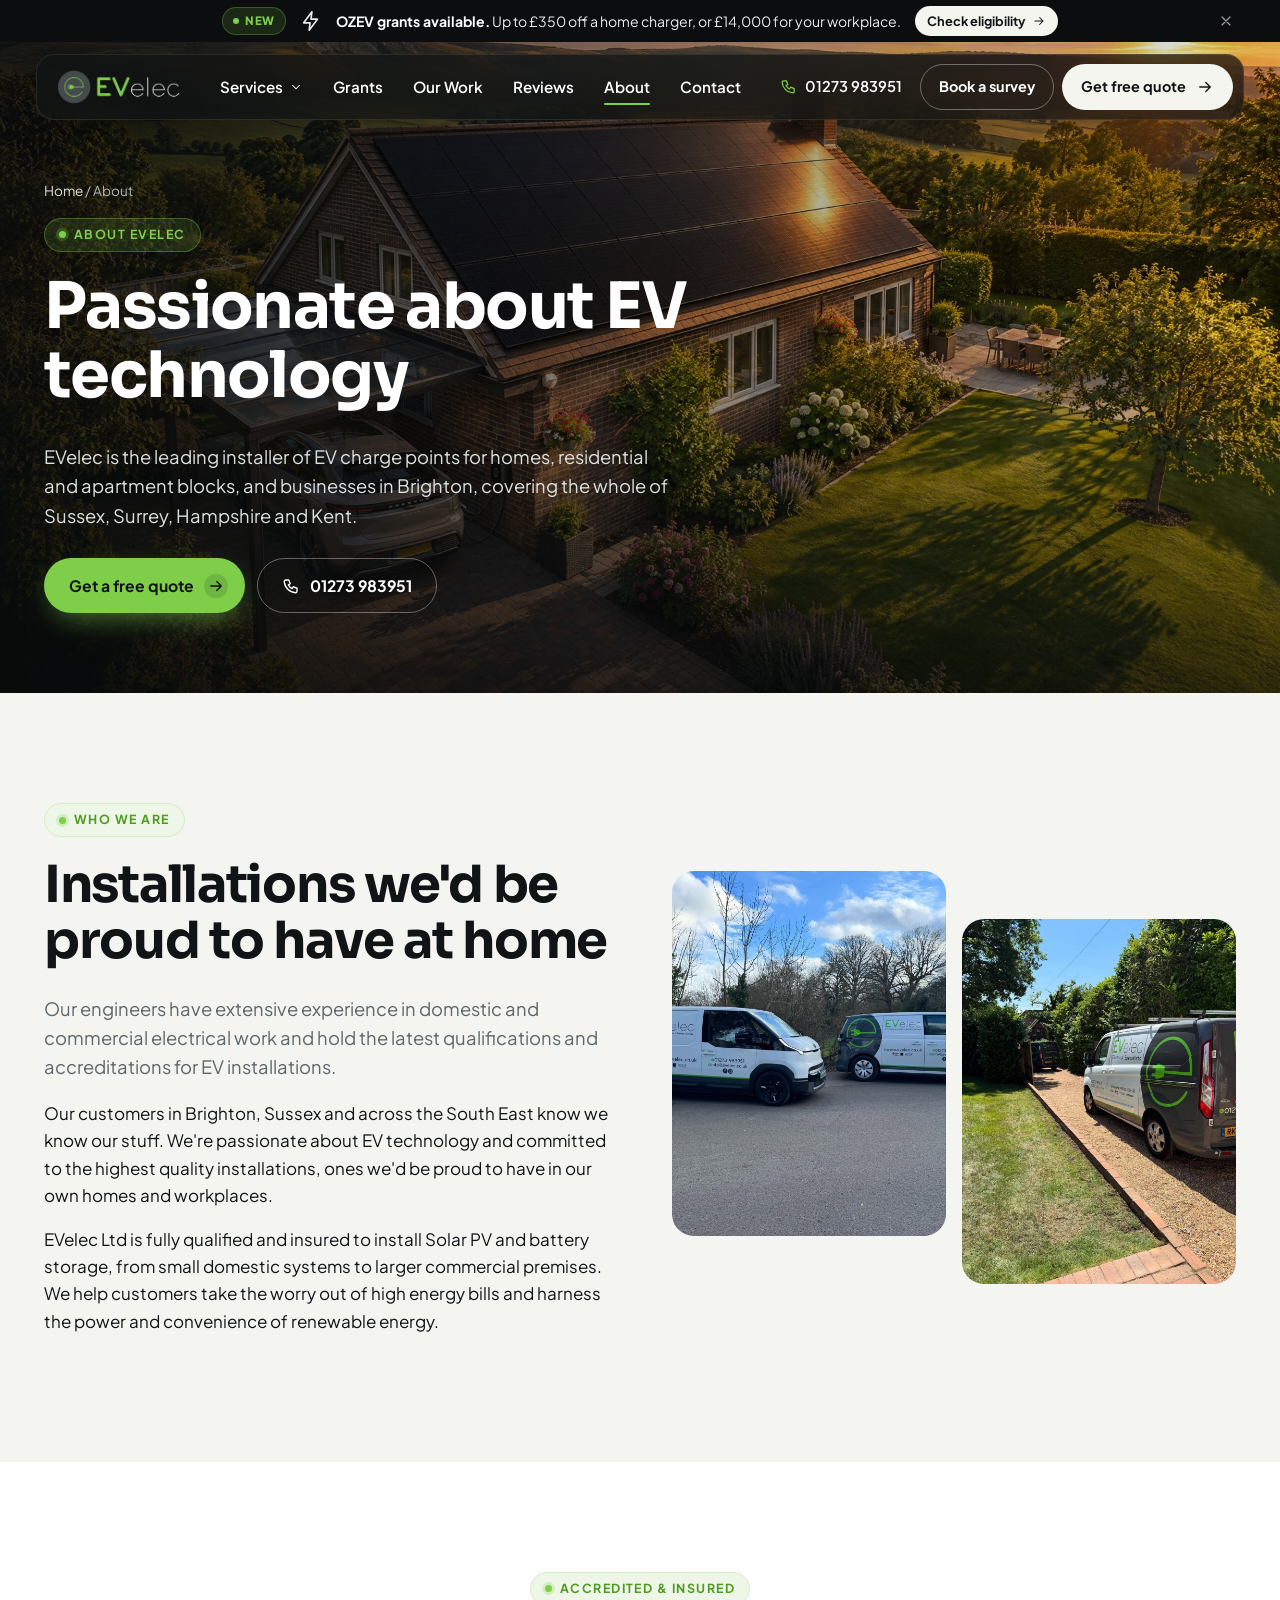
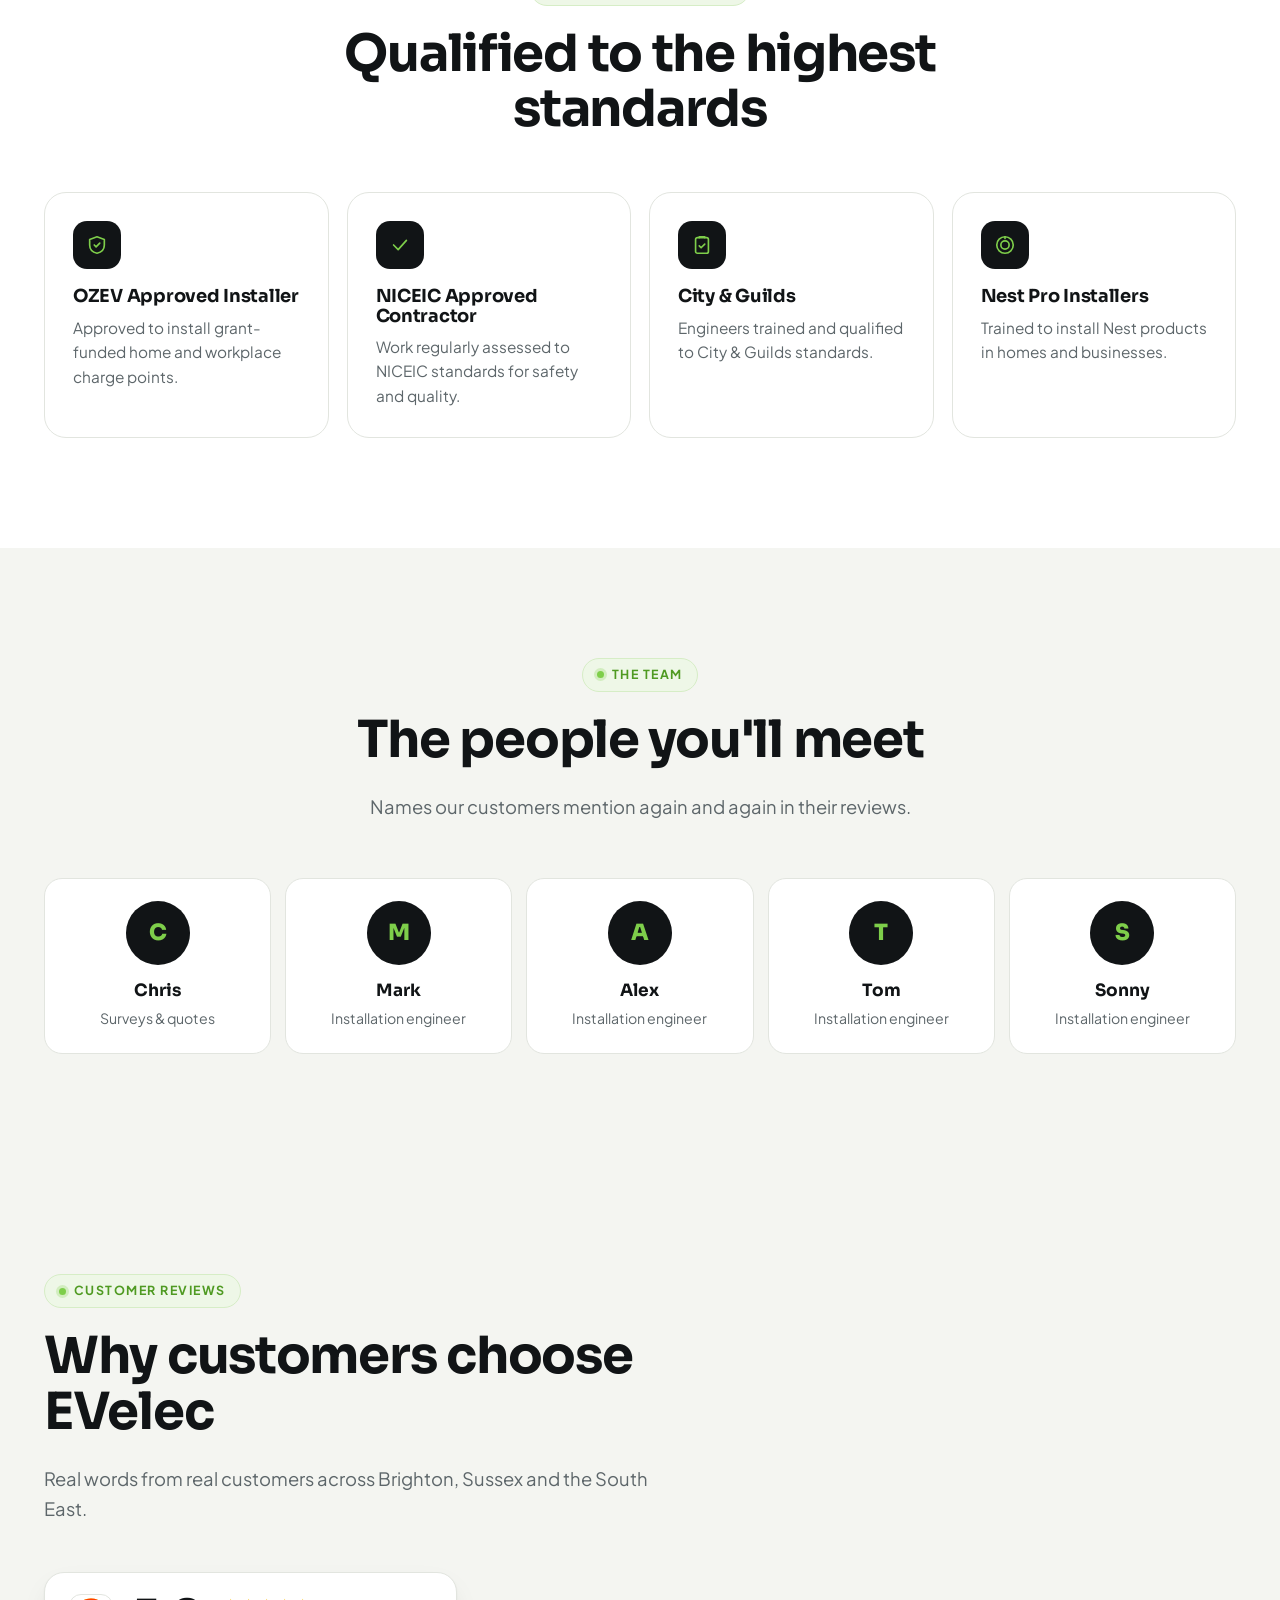
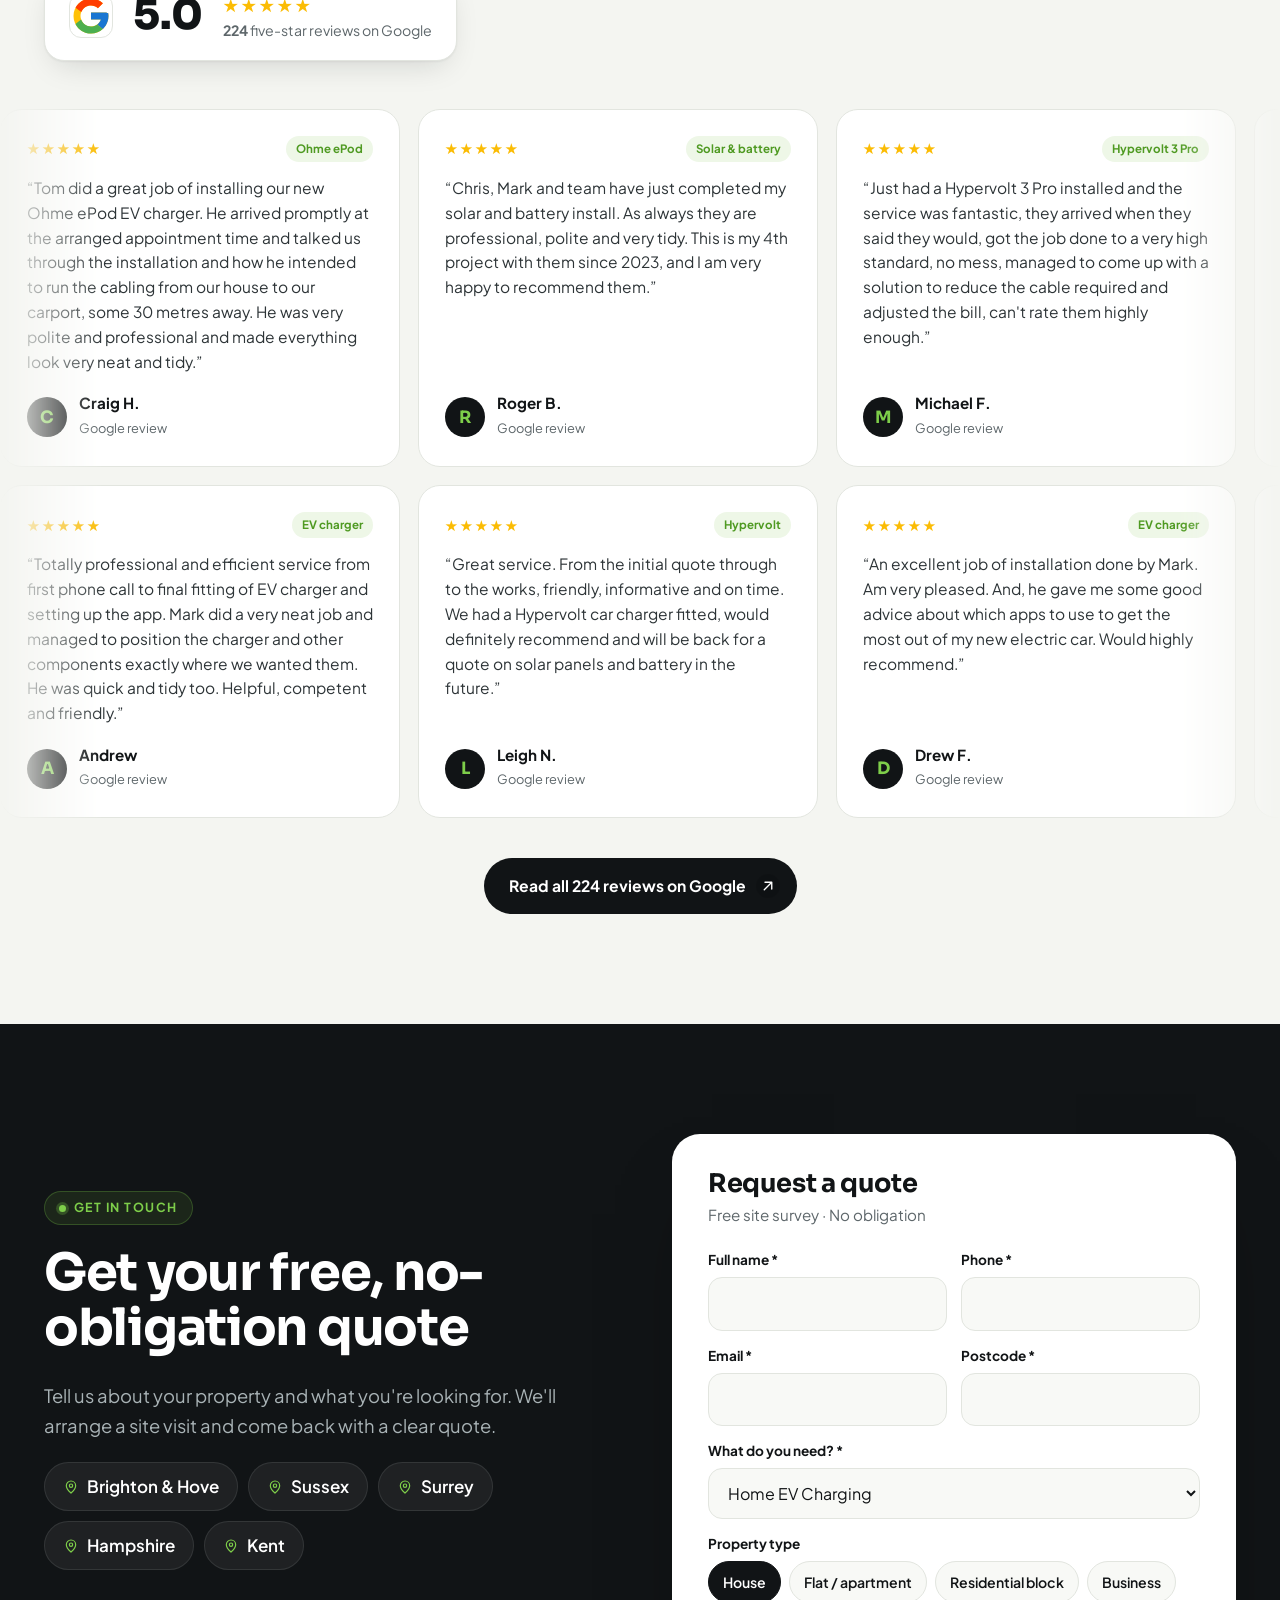
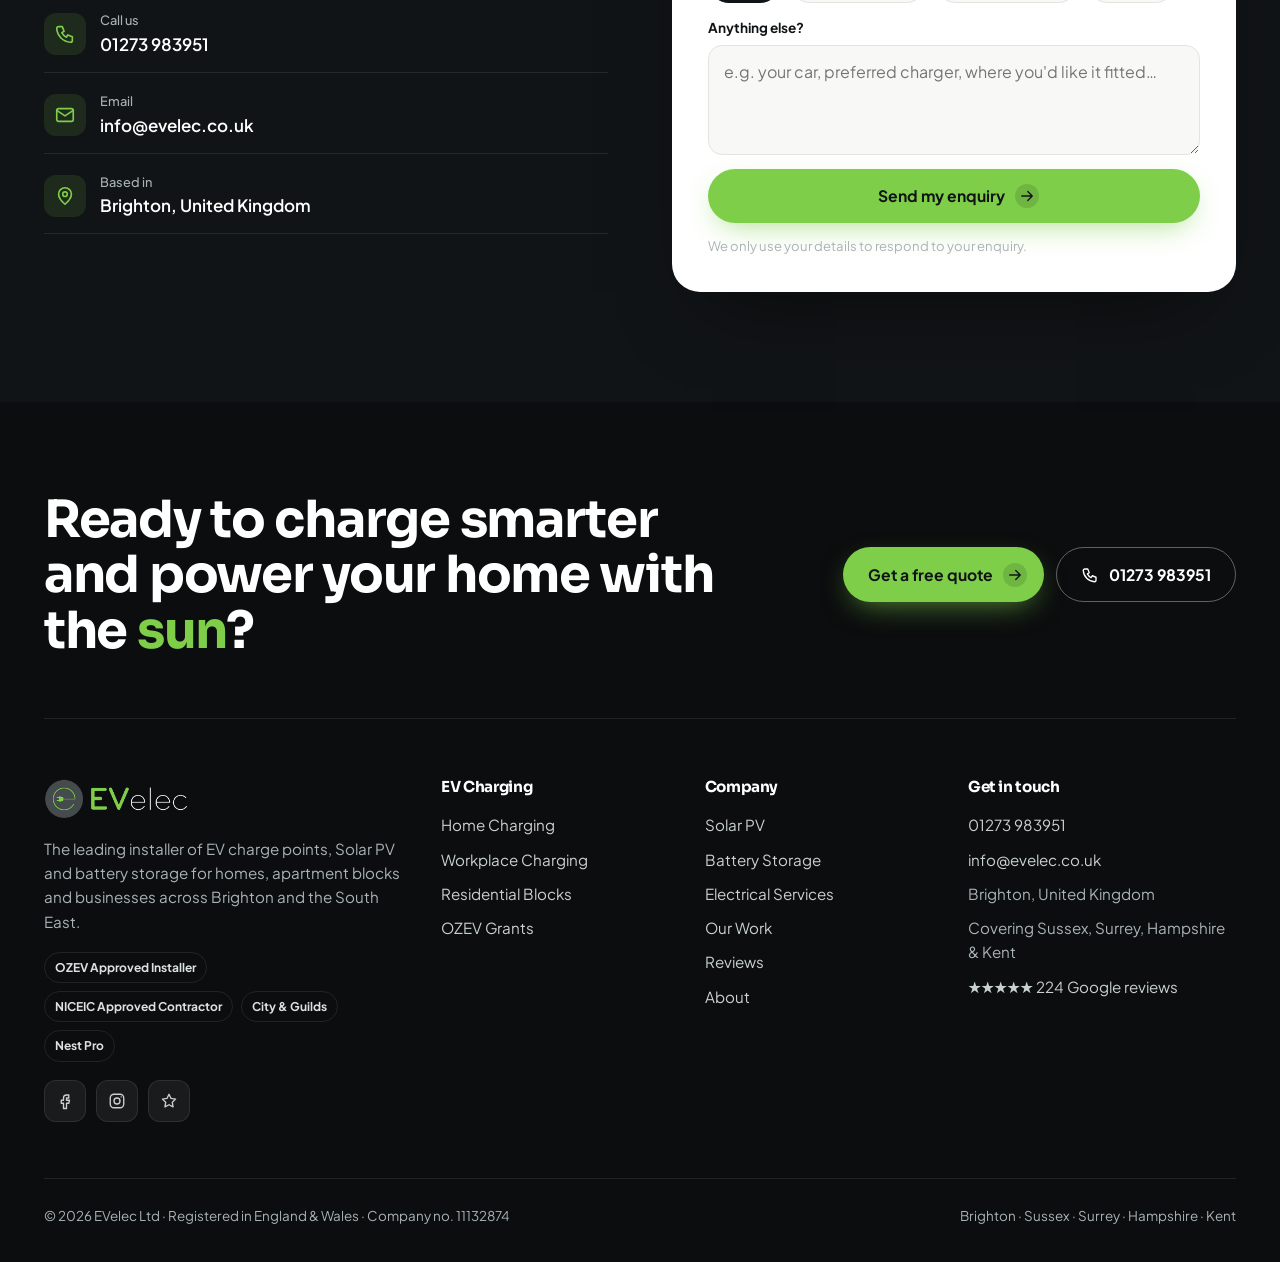
<file: site/about.html>
<!doctype html>
<html lang="en-GB">
<head>
<meta charset="utf-8">
<meta name="viewport" content="width=device-width, initial-scale=1, viewport-fit=cover">
<title>About EVelec | EV, Solar & Battery Installers in Brighton</title>
<meta name="description" content="EVelec is the leading installer of EV charge points, Solar PV and battery storage in Brighton, covering Sussex, Surrey, Hampshire and Kent.">
<link rel="canonical" href="https://www.evelec.co.uk/about.html">
<meta property="og:type" content="website"><meta property="og:title" content="About EVelec | EV, Solar & Battery Installers in Brighton"><meta property="og:description" content="EVelec is the leading installer of EV charge points, Solar PV and battery storage in Brighton, covering Sussex, Surrey, Hampshire and Kent.">
<meta property="og:image" content="https://www.evelec.co.uk/assets/img/vans-fleet.jpg">
<meta name="theme-color" content="#111416">
<link rel="icon" type="image/png" href="assets/img/favicon.png">
<link rel="preconnect" href="https://fonts.googleapis.com"><link rel="preconnect" href="https://fonts.gstatic.com" crossorigin>
<link href="https://fonts.googleapis.com/css2?family=Plus+Jakarta+Sans:wght@400;500;600;700;800&family=Sora:wght@600;700;800&display=swap" rel="stylesheet">
<link rel="stylesheet" href="assets/style.css">
<script type="application/ld+json">{"@context":"https://schema.org","@type":"Electrician","name":"EVelec Ltd","url":"https://www.evelec.co.uk","telephone":"+441273983951","email":"info@evelec.co.uk","image":"https://www.evelec.co.uk/assets/img/evelec-logo.png","address":{"@type":"PostalAddress","addressLocality":"Brighton","addressCountry":"GB"},"areaServed":["Brighton","Sussex","Surrey","Hampshire","Kent"],"sameAs":["https://www.facebook.com/EVelecUK/","https://www.instagram.com/evelecltd/"],"aggregateRating":{"@type":"AggregateRating","ratingValue":"5","reviewCount":"224"}}</script>
</head>
<body>
<div class="topwrap">
<div class="announce"><div class="wrap">
  <span class="new">NEW</span>
  <span><svg class="icon" viewBox="0 0 24 24" aria-hidden="true"><path d="M13 2 4 14h7l-1 8 9-12h-7z"/></svg></span>
  <span><b>OZEV grants available.</b> <span class="msg-long">Up to £350 off a home charger, or £14,000 for your workplace.</span></span>
  <a class="go" href="ozev-grant.html">Check eligibility <svg class="icon" viewBox="0 0 24 24" aria-hidden="true"><path d="M5 12h14M13 6l6 6-6 6"/></svg></a>
  <button class="x" aria-label="Dismiss"><svg class="icon" viewBox="0 0 24 24" aria-hidden="true"><path d="M6 6l12 12M18 6 6 18"/></svg></button>
</div></div>
<div class="navbar"><div class="nav-inner">
  <a class="brand" href="index.html" aria-label="EVelec home"><img src="assets/img/evelec-logo-white.png" alt="EVelec" width="123" height="34"></a>
  <ul class="nav-links">
    <li><button data-mega aria-expanded="false" aria-haspopup="true">Services <svg class="icon chev" viewBox="0 0 24 24" aria-hidden="true"><path d="m6 9 6 6 6-6"/></svg></button></li>
    <li><a href="ozev-grant.html">Grants</a></li><li><a href="our-work.html">Our Work</a></li><li><a href="reviews.html">Reviews</a></li><li><a href="about.html" class=active>About</a></li><li><a href="contact.html">Contact</a></li>
  </ul>
  <div class="nav-right">
    <a class="phone" href="tel:+441273983951"><svg class="icon" viewBox="0 0 24 24" aria-hidden="true"><path d="M5 4h4l2 5-2.5 1.5a11 11 0 0 0 5 5L15 13l5 2v4a2 2 0 0 1-2 2A16 16 0 0 1 3 6a2 2 0 0 1 2-2"/></svg> 01273 983951</a>
    <a class="btn btn-outline" href="contact.html?service=Site%20survey">Book a survey</a>
    <a class="btn btn-light" href="contact.html">Get free quote <svg class="icon" viewBox="0 0 24 24" aria-hidden="true"><path d="M5 12h14M13 6l6 6-6 6"/></svg></a>
  </div>
  <button class="burger" data-sheet aria-label="Open menu"><svg class="icon" viewBox="0 0 24 24" aria-hidden="true"><path d="M4 7h16M4 12h16M4 17h16"/></svg></button>
</div><div class="mega" role="region" aria-label="Services menu">
  <div class="mega-side">
    <div class="mega-label">Tailored solutions for</div>
    <a class="tailored" href="ev-charging.html#home"><span>Homeowners<small>Chargers, solar &amp; batteries</small></span><span class="go"><svg class="icon" viewBox="0 0 24 24" aria-hidden="true"><path d="M5 12h14M13 6l6 6-6 6"/></svg></span></a>
    <a class="tailored" href="ev-charging.html#workplace"><span>Businesses &amp; landlords<small>Workplace &amp; residential blocks</small></span><span class="go"><svg class="icon" viewBox="0 0 24 24" aria-hidden="true"><path d="M5 12h14M13 6l6 6-6 6"/></svg></span></a>
    <div class="mega-label" style="margin-top:8px">Watch</div>
    <a class="tour" href="index.html#top"><div class="thumb" style="background-image:url(assets/img/hero-2-aerial.jpg)"><span class="play"><svg class="icon" viewBox="0 0 24 24" aria-hidden="true"><path d="M7 4v16l13-8z"/></svg></span><span class="cap">The EVelec film</span></div>
      <div class="meta"><span>Charge. Generate. Store.<small>See what we do in 20 seconds</small></span></div></a>
  </div>
  <div class="mega-main">
    <div class="mega-col"><div class="mega-label"><svg class="icon" viewBox="0 0 24 24" aria-hidden="true"><path d="M5 21V5a2 2 0 0 1 2-2h6a2 2 0 0 1 2 2v16"/><path d="M3 21h14"/><path d="M15 9h2a2 2 0 0 1 2 2v5a1.5 1.5 0 0 0 3 0V8l-3-3"/><path d="m10 7-2 4h4l-2 4"/></svg> EV Charging</div>
      <a class="mi" href="ev-charging.html#home"><span class="ib"><svg class="icon" viewBox="0 0 24 24" aria-hidden="true"><path d="M3 10.5 12 3l9 7.5"/><path d="M5 9.5V21h14V9.5"/><path d="M10 21v-6h4v6"/></svg></span><span><b>Home Charging</b><small>Smart chargers fitted at home</small></span></a>
      <a class="mi" href="ev-charging.html#workplace"><span class="ib"><svg class="icon" viewBox="0 0 24 24" aria-hidden="true"><rect x="3" y="7" width="18" height="13" rx="2"/><path d="M8 7V5a2 2 0 0 1 2-2h4a2 2 0 0 1 2 2v2"/><path d="M3 13h18"/></svg></span><span><b>Workplace Charging</b><small>Up to £14,000 OZEV funding</small></span></a>
      <a class="mi" href="ev-charging.html#residential"><span class="ib"><svg class="icon" viewBox="0 0 24 24" aria-hidden="true"><rect x="4" y="3" width="16" height="18" rx="1"/><path d="M9 7h1M14 7h1M9 11h1M14 11h1M9 15h1M14 15h1"/><path d="M10 21v-3h4v3"/></svg></span><span><b>Residential Blocks</b><small>Managed, billable charging</small></span></a>
      <a class="mi" href="ozev-grant.html"><span class="ib"><svg class="icon" viewBox="0 0 24 24" aria-hidden="true"><path d="M16 7a4 4 0 0 0-7 2.5V19"/><path d="M6 19h11"/><path d="M6 13h8"/></svg></span><span><b>OZEV Grants<span class="tag">Save £350</span></b><small>We handle the paperwork</small></span></a>
    </div>
    <div class="mega-col"><div class="mega-label"><svg class="icon" viewBox="0 0 24 24" aria-hidden="true"><circle cx="12" cy="12" r="4"/><path d="M12 2v2M12 20v2M4.9 4.9l1.4 1.4M17.7 17.7l1.4 1.4M2 12h2M20 12h2M4.9 19.1l1.4-1.4M17.7 6.3l1.4-1.4"/></svg> Renewables</div>
      <a class="mi" href="solar-pv.html"><span class="ib"><svg class="icon" viewBox="0 0 24 24" aria-hidden="true"><circle cx="12" cy="12" r="4"/><path d="M12 2v2M12 20v2M4.9 4.9l1.4 1.4M17.7 17.7l1.4 1.4M2 12h2M20 12h2M4.9 19.1l1.4-1.4M17.7 6.3l1.4-1.4"/></svg></span><span><b>Solar PV</b><small>0% VAT · cut your bills</small></span></a>
      <a class="mi" href="battery-storage.html"><span class="ib"><svg class="icon" viewBox="0 0 24 24" aria-hidden="true"><rect x="2" y="7" width="17" height="10" rx="2"/><path d="M22 11v2"/><path d="m11 9-2 3h4l-2 3"/></svg></span><span><b>Battery Storage</b><small>Store cheap-rate &amp; solar energy</small></span></a>
      <a class="mi" href="solar-pv.html#together"><span class="ib"><svg class="icon" viewBox="0 0 24 24" aria-hidden="true"><path d="m12 3 9 5-9 5-9-5z"/><path d="m3 13 9 5 9-5"/></svg></span><span><b>Solar + Battery + EV</b><small>One connected system</small></span></a>
      <a class="mi" href="solar-pv.html#together"><span class="ib"><svg class="icon" viewBox="0 0 24 24" aria-hidden="true"><path d="M12 3s6 6.5 6 11a6 6 0 0 1-12 0c0-4.5 6-11 6-11z"/></svg></span><span><b>Hot Water Diverters</b><small>myenergi eddi &amp; Solar Boost</small></span></a>
    </div>
    <div class="mega-col"><div class="mega-label"><svg class="icon" viewBox="0 0 24 24" aria-hidden="true"><path d="M13 2 4 14h7l-1 8 9-12h-7z"/></svg> Electrical</div>
      <a class="mi" href="electrical-services.html#emergency"><span class="ib"><svg class="icon" viewBox="0 0 24 24" aria-hidden="true"><path d="M7 18v-6a5 5 0 0 1 10 0v6"/><path d="M5 21h14v-3H5z"/><path d="M12 3v2M4 7l1.5 1M20 7l-1.5 1"/></svg></span><span><b>Emergency Call-outs<span class="tag red">Urgent</span></b><small>A local engineer, fast</small></span></a>
      <a class="mi" href="electrical-services.html"><span class="ib"><svg class="icon" viewBox="0 0 24 24" aria-hidden="true"><rect x="5" y="4" width="14" height="17" rx="2"/><path d="M9 4V3h6v1"/><path d="m9 13 2 2 4-4"/></svg></span><span><b>EICR Reports</b><small>Safety reports to BS 7671</small></span></a>
      <a class="mi" href="electrical-services.html"><span class="ib"><svg class="icon" viewBox="0 0 24 24" aria-hidden="true"><rect x="3" y="5" width="18" height="14" rx="2"/><path d="M7 9v6M11 9v6M15 9v6"/></svg></span><span><b>Rewires &amp; Fuse Boards</b><small>18th Edition consumer units</small></span></a>
      <a class="mi" href="electrical-services.html"><span class="ib"><svg class="icon" viewBox="0 0 24 24" aria-hidden="true"><path d="M9 2v5M15 2v5"/><path d="M6 7h12v4a6 6 0 0 1-12 0z"/><path d="M12 17v5"/></svg></span><span><b>PAT, Lighting &amp; Nest</b><small>Plus sockets &amp; garden lighting</small></span></a>
    </div>
    <div class="mega-foot"><span class="stars-row" style="display:flex;align-items:center;gap:8px;color:var(--muted);font-weight:600"><span class="stars">★★★★★</span>224 five-star reviews on Google</span>
      <a href="index.html#services">See all services <span class="dot"><svg class="icon" viewBox="0 0 24 24" aria-hidden="true"><path d="M5 12h14M13 6l6 6-6 6"/></svg></span></a></div>
  </div>
</div></div>
</div><div class="sheet" aria-label="Menu">
  <div class="sheet-top"><img src="assets/img/evelec-logo-white.png" alt="EVelec"><button data-sheet aria-label="Close menu"><svg class="icon" viewBox="0 0 24 24" aria-hidden="true"><path d="M6 6l12 12M18 6 6 18"/></svg></button></div>
  <a class="sl" href="index.html">Home</a>
  <details open><summary>Services <svg class="icon chev" viewBox="0 0 24 24" aria-hidden="true"><path d="m6 9 6 6 6-6"/></svg></summary><div class="sub">
    <a href="ev-charging.html#home"><svg class="icon" viewBox="0 0 24 24" aria-hidden="true"><path d="M3 10.5 12 3l9 7.5"/><path d="M5 9.5V21h14V9.5"/><path d="M10 21v-6h4v6"/></svg> Home Charging</a><a href="ev-charging.html#workplace"><svg class="icon" viewBox="0 0 24 24" aria-hidden="true"><rect x="3" y="7" width="18" height="13" rx="2"/><path d="M8 7V5a2 2 0 0 1 2-2h4a2 2 0 0 1 2 2v2"/><path d="M3 13h18"/></svg> Workplace Charging</a>
    <a href="ev-charging.html#residential"><svg class="icon" viewBox="0 0 24 24" aria-hidden="true"><rect x="4" y="3" width="16" height="18" rx="1"/><path d="M9 7h1M14 7h1M9 11h1M14 11h1M9 15h1M14 15h1"/><path d="M10 21v-3h4v3"/></svg> Residential Blocks</a><a href="solar-pv.html"><svg class="icon" viewBox="0 0 24 24" aria-hidden="true"><circle cx="12" cy="12" r="4"/><path d="M12 2v2M12 20v2M4.9 4.9l1.4 1.4M17.7 17.7l1.4 1.4M2 12h2M20 12h2M4.9 19.1l1.4-1.4M17.7 6.3l1.4-1.4"/></svg> Solar PV</a>
    <a href="battery-storage.html"><svg class="icon" viewBox="0 0 24 24" aria-hidden="true"><rect x="2" y="7" width="17" height="10" rx="2"/><path d="M22 11v2"/><path d="m11 9-2 3h4l-2 3"/></svg> Battery Storage</a><a href="electrical-services.html"><svg class="icon" viewBox="0 0 24 24" aria-hidden="true"><path d="M13 2 4 14h7l-1 8 9-12h-7z"/></svg> Electrical Services</a>
  </div></details>
  <a class="sl" href="ozev-grant.html">Grants</a><a class="sl" href="our-work.html">Our Work</a><a class="sl" href="reviews.html">Reviews</a><a class="sl" href="about.html">About</a><a class="sl" href="contact.html">Contact</a>
  <div class="btn-row"><a class="btn btn-outline" href="tel:+441273983951"><svg class="icon" viewBox="0 0 24 24" aria-hidden="true"><path d="M5 4h4l2 5-2.5 1.5a11 11 0 0 0 5 5L15 13l5 2v4a2 2 0 0 1-2 2A16 16 0 0 1 3 6a2 2 0 0 1 2-2"/></svg> Call</a><a class="btn btn-green" href="contact.html">Free quote</a></div>
</div>
<main id="top">
<section class="phero"><video class="" muted loop playsinline preload="none" poster="assets/img/hero-2.jpg" data-src="assets/video/hero-2.mp4" data-inview aria-hidden="true"></video><div class="wrap">
<div class="crumbs"><a href="index.html">Home</a> / About</div>
<div class="pill-label" style="background:rgba(126,206,74,.14);border-color:rgba(126,206,74,.35);color:var(--green)">About EVelec</div>
<h1>Passionate about EV technology</h1><p class="lead">EVelec is the leading installer of EV charge points for homes, residential and apartment blocks, and businesses in Brighton, covering the whole of Sussex, Surrey, Hampshire and Kent.</p>
<div class="btn-row" style="margin-top:28px"><a class="btn btn-green" href="contact.html">Get a free quote <span class="arr"><svg class="icon" viewBox="0 0 24 24" aria-hidden="true"><path d="M5 12h14M13 6l6 6-6 6"/></svg></span></a><a class="btn btn-outline" href="tel:+441273983951"><svg class="icon" viewBox="0 0 24 24" aria-hidden="true"><path d="M5 4h4l2 5-2.5 1.5a11 11 0 0 0 5 5L15 13l5 2v4a2 2 0 0 1-2 2A16 16 0 0 1 3 6a2 2 0 0 1 2-2"/></svg> 01273 983951</a></div>
</div></section>
<section class="section"><div class="wrap split">
  <div class="rv"><div class="pill-label">Who we are</div><h2>Installations we'd be proud to have at home</h2>
    <p class="lead">Our engineers have extensive experience in domestic and commercial electrical work and hold the latest qualifications and accreditations for EV installations.</p>
    <p>Our customers in Brighton, Sussex and across the South East know we know our stuff. We're passionate about EV technology and committed to the highest quality installations, ones we'd be proud to have in our own homes and workplaces.</p>
    <p>EVelec Ltd is fully qualified and insured to install Solar PV and battery storage, from small domestic systems to larger commercial premises. We help customers take the worry out of high energy bills and harness the power and convenience of renewable energy.</p></div>
  <div class="duo rv d1"><img src="assets/img/vans-fleet.jpg" alt="EVelec's all-electric vans" loading="lazy"><img src="assets/img/vans-on-site.jpg" alt="EVelec vans on a customer's driveway" loading="lazy"></div>
</div></section>
<section class="section white"><div class="wrap">
  <div class="head center rv"><div class="pill-label">Accredited &amp; insured</div><h2>Qualified to the highest standards</h2></div>
  <div class="grid g4">
    <div class="card rv"><div class="ic"><svg class="icon" viewBox="0 0 24 24" aria-hidden="true"><path d="M12 3 4 6v6c0 5 3.5 8 8 9 4.5-1 8-4 8-9V6z"/><path d="m9 12 2 2 4-4"/></svg></div><h3>OZEV Approved Installer</h3><p>Approved to install grant-funded home and workplace charge points.</p></div>
    <div class="card rv d1"><div class="ic"><svg class="icon" viewBox="0 0 24 24" aria-hidden="true"><path d="m5 12 5 5 9-10"/></svg></div><h3>NICEIC Approved Contractor</h3><p>Work regularly assessed to NICEIC standards for safety and quality.</p></div>
    <div class="card rv d2"><div class="ic"><svg class="icon" viewBox="0 0 24 24" aria-hidden="true"><rect x="5" y="4" width="14" height="17" rx="2"/><path d="M9 4V3h6v1"/><path d="m9 13 2 2 4-4"/></svg></div><h3>City &amp; Guilds</h3><p>Engineers trained and qualified to City &amp; Guilds standards.</p></div>
    <div class="card rv d3"><div class="ic"><svg class="icon" viewBox="0 0 24 24" aria-hidden="true"><circle cx="12" cy="12" r="9"/><circle cx="12" cy="12" r="4.5"/><path d="M12 3v2"/></svg></div><h3>Nest Pro Installers</h3><p>Trained to install Nest products in homes and businesses.</p></div>
  </div>
</div></section>
<section class="section"><div class="wrap">
  <div class="head center rv"><div class="pill-label">The team</div><h2>The people you'll meet</h2><p class="lead">Names our customers mention again and again in their reviews.</p></div>
  <div class="team"><div class="rv"><span class="av">C</span><b>Chris</b><small>Surveys &amp; quotes</small></div><div class="rv"><span class="av">M</span><b>Mark</b><small>Installation engineer</small></div><div class="rv"><span class="av">A</span><b>Alex</b><small>Installation engineer</small></div><div class="rv"><span class="av">T</span><b>Tom</b><small>Installation engineer</small></div><div class="rv"><span class="av">S</span><b>Sonny</b><small>Installation engineer</small></div></div>
</div></section>
<section class="section reviews" id="reviews"><div class="wrap">
<div class="head-row"><div class="head rv"><div class="pill-label">Customer reviews</div><h2>Why customers choose EVelec</h2>
<p class="lead">Real words from real customers across Brighton, Sussex and the South East.</p></div>
<a class="rev-summary rv d1" href="https://maps.app.goo.gl/jSq9Tzx1LCuBsJ2LA" target="_blank" rel="noopener" style="text-decoration:none;color:inherit"><span class="g"><svg viewBox="0 0 48 48" aria-hidden="true"><path fill="#FFC107" d="M43.6 20.5H42V20H24v8h11.3C33.7 32.7 29.2 36 24 36c-6.6 0-12-5.4-12-12s5.4-12 12-12c3.1 0 5.8 1.2 7.9 3.1l5.7-5.7C34 6.1 29.3 4 24 4 12.9 4 4 12.9 4 24s8.9 20 20 20 20-8.9 20-20c0-1.3-.1-2.4-.4-3.5z"/><path fill="#FF3D00" d="m6.3 14.7 6.6 4.8C14.7 15.1 19 12 24 12c3.1 0 5.8 1.2 7.9 3.1l5.7-5.7C34 6.1 29.3 4 24 4 16.3 4 9.7 8.3 6.3 14.7z"/><path fill="#4CAF50" d="M24 44c5.2 0 9.9-2 13.4-5.2l-6.2-5.2c-2 1.5-4.5 2.4-7.2 2.4-5.2 0-9.6-3.3-11.3-8l-6.5 5C9.5 39.6 16.2 44 24 44z"/><path fill="#1976D2" d="M43.6 20.5H42V20H24v8h11.3c-.8 2.2-2.2 4.2-4.1 5.6l6.2 5.2C37 39.2 44 34 44 24c0-1.3-.1-2.4-.4-3.5z"/></svg></span><span class="big">5.0</span><span><span class="stars">★★★★★</span><small><b>224</b> five-star reviews on Google</small></span></a></div></div>
<div class="rev-rows">
<div class="marquee"><div class="track" style="--dur:90s"><article class="rcard"><div class="top"><span class="stars" aria-label="5 out of 5 stars">★★★★★</span><span class="svc-tag">Ohme ePod</span></div>
<p>“Tom did a great job of installing our new Ohme ePod EV charger. He arrived promptly at the arranged appointment time and talked us through the installation and how he intended to run the cabling from our house to our carport, some 30 metres away. He was very polite and professional and made everything look very neat and tidy.”</p><div class="who"><span class="av">C</span><div><b>Craig H.</b><small>Google review</small></div></div></article><article class="rcard"><div class="top"><span class="stars" aria-label="5 out of 5 stars">★★★★★</span><span class="svc-tag">Solar &amp; battery</span></div>
<p>“Chris, Mark and team have just completed my solar and battery install. As always they are professional, polite and very tidy. This is my 4th project with them since 2023, and I am very happy to recommend them.”</p><div class="who"><span class="av">R</span><div><b>Roger B.</b><small>Google review</small></div></div></article><article class="rcard"><div class="top"><span class="stars" aria-label="5 out of 5 stars">★★★★★</span><span class="svc-tag">Hypervolt 3 Pro</span></div>
<p>“Just had a Hypervolt 3 Pro installed and the service was fantastic, they arrived when they said they would, got the job done to a very high standard, no mess, managed to come up with a solution to reduce the cable required and adjusted the bill, can&#x27;t rate them highly enough.”</p><div class="who"><span class="av">M</span><div><b>Michael F.</b><small>Google review</small></div></div></article><article class="rcard"><div class="top"><span class="stars" aria-label="5 out of 5 stars">★★★★★</span><span class="svc-tag">zappi</span></div>
<p>“From the initial discussions and clear advice through to the competitive quote and the thoroughly professional installation of my Zappi car charger, I&#x27;ve been extremely impressed with EVelec. The whole process was smooth, efficient, and carried out to a very high standard. Highly recommended.”</p><div class="who"><span class="av">M</span><div><b>Mark</b><small>Google review</small></div></div></article><article class="rcard"><div class="top"><span class="stars" aria-label="5 out of 5 stars">★★★★★</span><span class="svc-tag">EV charger</span></div>
<p>“Great service, great price. Had 3 different quotes to fit a EV Charger and this company gave me the best deal and fitted it quicker than the others could fit one. Will definitely use again for any electrical needs, and I would highly recommend.”</p><div class="who"><span class="av">A</span><div><b>Alison F.</b><small>Google review</small></div></div></article><article class="rcard"><div class="top"><span class="stars" aria-label="5 out of 5 stars">★★★★★</span><span class="svc-tag">EV charger</span></div>
<p>“This is a brilliant company, they were punctual, tidy and went to extra lengths to fit my Dad&#x27;s electric charge point. The chap who installed was extremely kind and polite to my elderly parents and would highly recommend to anyone looking to install through them.”</p><div class="who"><span class="av">M</span><div><b>M R.</b><small>Google review</small></div></div></article><article class="rcard"><div class="top"><span class="stars" aria-label="5 out of 5 stars">★★★★★</span><span class="svc-tag">Hypervolt</span></div>
<p>“Contacted Evelec Ltd via their contact form and Chris contacted me same day to book in an assessment. Meeting went well and together we agreed on my best solution. Date booked for Alex to install and this went very well. Both Chris and Alex were very professional, pleasant and I now have a lovely Hypervolt EV Charger installed.”</p><div class="who"><span class="av">R</span><div><b>Richard B.</b><small>Google review</small></div></div></article><article class="rcard"><div class="top"><span class="stars" aria-label="5 out of 5 stars">★★★★★</span><span class="svc-tag">Hypervolt</span></div>
<p>“A huge thankyou to the team at EVelec for installing our Hypervolt charger. From start to finish the whole process has been brilliant Chris and Alex were spot on. We are enjoying charging our ev and would definitely recommend EVelec to anyone.”</p><div class="who"><span class="av">E</span><div><b>Edward G.</b><small>Google review</small></div></div></article><article class="rcard"><div class="top"><span class="stars" aria-label="5 out of 5 stars">★★★★★</span><span class="svc-tag">Second charger · Worthing</span></div>
<p>“This is the second EV charger EVelec have installed for me. On time, informative, tidy and honest. Accommodated all my requests. Thank you!”</p><div class="who"><span class="av">D</span><div><b>Darren Y.</b><small>Google review</small></div></div></article><article class="rcard"><div class="top"><span class="stars" aria-label="5 out of 5 stars">★★★★★</span><span class="svc-tag">EV charger</span></div>
<p>“Really impressed with these guys, after shopping around they stood out for product range I wanted, prompt service, and price. Chris (site survey) and Alex (Fitter) were really easy to work with and overall did a great job. Would recommend.”</p><div class="who"><span class="av">L</span><div><b>Luke W.</b><small>Google review</small></div></div></article><article class="rcard"><div class="top"><span class="stars" aria-label="5 out of 5 stars">★★★★★</span><span class="svc-tag">Ohme ePod</span></div>
<p>“Tom did a great job of installing our new Ohme ePod EV charger. He arrived promptly at the arranged appointment time and talked us through the installation and how he intended to run the cabling from our house to our carport, some 30 metres away. He was very polite and professional and made everything look very neat and tidy.”</p><div class="who"><span class="av">C</span><div><b>Craig H.</b><small>Google review</small></div></div></article><article class="rcard"><div class="top"><span class="stars" aria-label="5 out of 5 stars">★★★★★</span><span class="svc-tag">Solar &amp; battery</span></div>
<p>“Chris, Mark and team have just completed my solar and battery install. As always they are professional, polite and very tidy. This is my 4th project with them since 2023, and I am very happy to recommend them.”</p><div class="who"><span class="av">R</span><div><b>Roger B.</b><small>Google review</small></div></div></article><article class="rcard"><div class="top"><span class="stars" aria-label="5 out of 5 stars">★★★★★</span><span class="svc-tag">Hypervolt 3 Pro</span></div>
<p>“Just had a Hypervolt 3 Pro installed and the service was fantastic, they arrived when they said they would, got the job done to a very high standard, no mess, managed to come up with a solution to reduce the cable required and adjusted the bill, can&#x27;t rate them highly enough.”</p><div class="who"><span class="av">M</span><div><b>Michael F.</b><small>Google review</small></div></div></article><article class="rcard"><div class="top"><span class="stars" aria-label="5 out of 5 stars">★★★★★</span><span class="svc-tag">zappi</span></div>
<p>“From the initial discussions and clear advice through to the competitive quote and the thoroughly professional installation of my Zappi car charger, I&#x27;ve been extremely impressed with EVelec. The whole process was smooth, efficient, and carried out to a very high standard. Highly recommended.”</p><div class="who"><span class="av">M</span><div><b>Mark</b><small>Google review</small></div></div></article><article class="rcard"><div class="top"><span class="stars" aria-label="5 out of 5 stars">★★★★★</span><span class="svc-tag">EV charger</span></div>
<p>“Great service, great price. Had 3 different quotes to fit a EV Charger and this company gave me the best deal and fitted it quicker than the others could fit one. Will definitely use again for any electrical needs, and I would highly recommend.”</p><div class="who"><span class="av">A</span><div><b>Alison F.</b><small>Google review</small></div></div></article><article class="rcard"><div class="top"><span class="stars" aria-label="5 out of 5 stars">★★★★★</span><span class="svc-tag">EV charger</span></div>
<p>“This is a brilliant company, they were punctual, tidy and went to extra lengths to fit my Dad&#x27;s electric charge point. The chap who installed was extremely kind and polite to my elderly parents and would highly recommend to anyone looking to install through them.”</p><div class="who"><span class="av">M</span><div><b>M R.</b><small>Google review</small></div></div></article><article class="rcard"><div class="top"><span class="stars" aria-label="5 out of 5 stars">★★★★★</span><span class="svc-tag">Hypervolt</span></div>
<p>“Contacted Evelec Ltd via their contact form and Chris contacted me same day to book in an assessment. Meeting went well and together we agreed on my best solution. Date booked for Alex to install and this went very well. Both Chris and Alex were very professional, pleasant and I now have a lovely Hypervolt EV Charger installed.”</p><div class="who"><span class="av">R</span><div><b>Richard B.</b><small>Google review</small></div></div></article><article class="rcard"><div class="top"><span class="stars" aria-label="5 out of 5 stars">★★★★★</span><span class="svc-tag">Hypervolt</span></div>
<p>“A huge thankyou to the team at EVelec for installing our Hypervolt charger. From start to finish the whole process has been brilliant Chris and Alex were spot on. We are enjoying charging our ev and would definitely recommend EVelec to anyone.”</p><div class="who"><span class="av">E</span><div><b>Edward G.</b><small>Google review</small></div></div></article><article class="rcard"><div class="top"><span class="stars" aria-label="5 out of 5 stars">★★★★★</span><span class="svc-tag">Second charger · Worthing</span></div>
<p>“This is the second EV charger EVelec have installed for me. On time, informative, tidy and honest. Accommodated all my requests. Thank you!”</p><div class="who"><span class="av">D</span><div><b>Darren Y.</b><small>Google review</small></div></div></article><article class="rcard"><div class="top"><span class="stars" aria-label="5 out of 5 stars">★★★★★</span><span class="svc-tag">EV charger</span></div>
<p>“Really impressed with these guys, after shopping around they stood out for product range I wanted, prompt service, and price. Chris (site survey) and Alex (Fitter) were really easy to work with and overall did a great job. Would recommend.”</p><div class="who"><span class="av">L</span><div><b>Luke W.</b><small>Google review</small></div></div></article></div></div>
<div class="marquee"><div class="track rev" style="--dur:100s"><article class="rcard"><div class="top"><span class="stars" aria-label="5 out of 5 stars">★★★★★</span><span class="svc-tag">EV charger</span></div>
<p>“Totally professional and efficient service from first phone call to final fitting of EV charger and setting up the app. Mark did a very neat job and managed to position the charger and other components exactly where we wanted them. He was quick and tidy too. Helpful, competent and friendly.”</p><div class="who"><span class="av">A</span><div><b>Andrew</b><small>Google review</small></div></div></article><article class="rcard"><div class="top"><span class="stars" aria-label="5 out of 5 stars">★★★★★</span><span class="svc-tag">Hypervolt</span></div>
<p>“Great service. From the initial quote through to the works, friendly, informative and on time. We had a Hypervolt car charger fitted, would definitely recommend and will be back for a quote on solar panels and battery in the future.”</p><div class="who"><span class="av">L</span><div><b>Leigh N.</b><small>Google review</small></div></div></article><article class="rcard"><div class="top"><span class="stars" aria-label="5 out of 5 stars">★★★★★</span><span class="svc-tag">EV charger</span></div>
<p>“An excellent job of installation done by Mark. Am very pleased. And, he gave me some good advice about which apps to use to get the most out of my new electric car. Would highly recommend.”</p><div class="who"><span class="av">D</span><div><b>Drew F.</b><small>Google review</small></div></div></article><article class="rcard"><div class="top"><span class="stars" aria-label="5 out of 5 stars">★★★★★</span><span class="svc-tag">EV charger</span></div>
<p>“Brilliant service from EVelec. Professional consultation, fair pricing, and an exceptional final result with a finish that exceeded our expectations. Quality workmanship and genuine professionalism at every stage. Fully recommend.”</p><div class="who"><span class="av">T</span><div><b>Timo C.</b><small>Google review</small></div></div></article><article class="rcard"><div class="top"><span class="stars" aria-label="5 out of 5 stars">★★★★★</span><span class="svc-tag">EV + outdoor sockets</span></div>
<p>“Pleased with the work by Chris and Mark to install EV charging point and external electrical power points. Mark visited to get a proper understanding of the site (not entirely straightforward) and prepared the quote accordingly. Everything works well and they were most professional.”</p><div class="who"><span class="av">H</span><div><b>Heather S.</b><small>Google review</small></div></div></article><article class="rcard"><div class="top"><span class="stars" aria-label="5 out of 5 stars">★★★★★</span><span class="svc-tag">26-bay residential car park</span></div>
<p>“We wanted EV charge points installing across 26 bays in our residential development underground car park. After sourcing quotes from numerous National suppliers, which seemed quite expensive, we were recommended to EVelec. …”</p><div class="who"><span class="av">I</span><div><b>Ian H.</b><small>Google review</small></div></div></article><article class="rcard"><div class="top"><span class="stars" aria-label="5 out of 5 stars">★★★★★</span><span class="svc-tag">Office &amp; residential</span></div>
<p>“We have had EVelec install two EV chargers at our office and at a residential property. Both installations were flawless with minimal mess created and incredibly neat cabling at both locations. …”</p><div class="who"><span class="av">C</span><div><b>Chris F.</b><small>Google review</small></div></div></article><article class="rcard"><div class="top"><span class="stars" aria-label="5 out of 5 stars">★★★★★</span><span class="svc-tag">Solar &amp; battery</span></div>
<p>“I&#x27;m really pleased with my solar and battery installation. Chris and team were brilliant throughout - from advising on the spec and different options, assessing all the practicalities and a neat and professional result. …”</p><div class="who"><span class="av">M</span><div><b>Martin S.</b><small>Google review</small></div></div></article><article class="rcard"><div class="top"><span class="stars" aria-label="5 out of 5 stars">★★★★★</span><span class="svc-tag">Solar &amp; electrical</span></div>
<p>“I&#x27;m extremely pleased I chose this local company. The team were punctual, reliable, respectful of my home, and flexible around my schedule and visitors. …”</p><div class="who"><span class="av">J</span><div><b>Jackie H.</b><small>Google review</small></div></div></article><article class="rcard"><div class="top"><span class="stars" aria-label="5 out of 5 stars">★★★★★</span><span class="svc-tag">EV, rewire &amp; battery</span></div>
<p>“What a delight it was to have Mark and Chris here working on our EV charging. Great work so then we got them back to do our house rewiring, new build electrics, power diverter and then battery storage! That must say it all! …”</p><div class="who"><span class="av">D</span><div><b>David F.</b><small>Google review</small></div></div></article><article class="rcard"><div class="top"><span class="stars" aria-label="5 out of 5 stars">★★★★★</span><span class="svc-tag">EV charger</span></div>
<p>“Totally professional and efficient service from first phone call to final fitting of EV charger and setting up the app. Mark did a very neat job and managed to position the charger and other components exactly where we wanted them. He was quick and tidy too. Helpful, competent and friendly.”</p><div class="who"><span class="av">A</span><div><b>Andrew</b><small>Google review</small></div></div></article><article class="rcard"><div class="top"><span class="stars" aria-label="5 out of 5 stars">★★★★★</span><span class="svc-tag">Hypervolt</span></div>
<p>“Great service. From the initial quote through to the works, friendly, informative and on time. We had a Hypervolt car charger fitted, would definitely recommend and will be back for a quote on solar panels and battery in the future.”</p><div class="who"><span class="av">L</span><div><b>Leigh N.</b><small>Google review</small></div></div></article><article class="rcard"><div class="top"><span class="stars" aria-label="5 out of 5 stars">★★★★★</span><span class="svc-tag">EV charger</span></div>
<p>“An excellent job of installation done by Mark. Am very pleased. And, he gave me some good advice about which apps to use to get the most out of my new electric car. Would highly recommend.”</p><div class="who"><span class="av">D</span><div><b>Drew F.</b><small>Google review</small></div></div></article><article class="rcard"><div class="top"><span class="stars" aria-label="5 out of 5 stars">★★★★★</span><span class="svc-tag">EV charger</span></div>
<p>“Brilliant service from EVelec. Professional consultation, fair pricing, and an exceptional final result with a finish that exceeded our expectations. Quality workmanship and genuine professionalism at every stage. Fully recommend.”</p><div class="who"><span class="av">T</span><div><b>Timo C.</b><small>Google review</small></div></div></article><article class="rcard"><div class="top"><span class="stars" aria-label="5 out of 5 stars">★★★★★</span><span class="svc-tag">EV + outdoor sockets</span></div>
<p>“Pleased with the work by Chris and Mark to install EV charging point and external electrical power points. Mark visited to get a proper understanding of the site (not entirely straightforward) and prepared the quote accordingly. Everything works well and they were most professional.”</p><div class="who"><span class="av">H</span><div><b>Heather S.</b><small>Google review</small></div></div></article><article class="rcard"><div class="top"><span class="stars" aria-label="5 out of 5 stars">★★★★★</span><span class="svc-tag">26-bay residential car park</span></div>
<p>“We wanted EV charge points installing across 26 bays in our residential development underground car park. After sourcing quotes from numerous National suppliers, which seemed quite expensive, we were recommended to EVelec. …”</p><div class="who"><span class="av">I</span><div><b>Ian H.</b><small>Google review</small></div></div></article><article class="rcard"><div class="top"><span class="stars" aria-label="5 out of 5 stars">★★★★★</span><span class="svc-tag">Office &amp; residential</span></div>
<p>“We have had EVelec install two EV chargers at our office and at a residential property. Both installations were flawless with minimal mess created and incredibly neat cabling at both locations. …”</p><div class="who"><span class="av">C</span><div><b>Chris F.</b><small>Google review</small></div></div></article><article class="rcard"><div class="top"><span class="stars" aria-label="5 out of 5 stars">★★★★★</span><span class="svc-tag">Solar &amp; battery</span></div>
<p>“I&#x27;m really pleased with my solar and battery installation. Chris and team were brilliant throughout - from advising on the spec and different options, assessing all the practicalities and a neat and professional result. …”</p><div class="who"><span class="av">M</span><div><b>Martin S.</b><small>Google review</small></div></div></article><article class="rcard"><div class="top"><span class="stars" aria-label="5 out of 5 stars">★★★★★</span><span class="svc-tag">Solar &amp; electrical</span></div>
<p>“I&#x27;m extremely pleased I chose this local company. The team were punctual, reliable, respectful of my home, and flexible around my schedule and visitors. …”</p><div class="who"><span class="av">J</span><div><b>Jackie H.</b><small>Google review</small></div></div></article><article class="rcard"><div class="top"><span class="stars" aria-label="5 out of 5 stars">★★★★★</span><span class="svc-tag">EV, rewire &amp; battery</span></div>
<p>“What a delight it was to have Mark and Chris here working on our EV charging. Great work so then we got them back to do our house rewiring, new build electrics, power diverter and then battery storage! That must say it all! …”</p><div class="who"><span class="av">D</span><div><b>David F.</b><small>Google review</small></div></div></article></div></div>
</div>
<div class="wrap" style="text-align:center;margin-top:40px"><a class="btn btn-dark" href="https://maps.app.goo.gl/jSq9Tzx1LCuBsJ2LA" target="_blank" rel="noopener">Read all 224 reviews on Google <span class="arr"><svg class="icon" viewBox="0 0 24 24" aria-hidden="true"><path d="M7 17 17 7M8 7h9v9"/></svg></span></a></div>
</section>
<section class="section dark" id="quote"><div class="wrap split">
<div class="rv"><div class="pill-label">Get in touch</div><h2>Get your free, no-obligation quote</h2>
<p class="lead">Tell us about your property and what you're looking for. We'll arrange a site visit and come back with a clear quote.</p>
<div class="areas"><span><svg class="icon" viewBox="0 0 24 24" aria-hidden="true"><path d="M12 21s-7-6.2-7-11a7 7 0 0 1 14 0c0 4.8-7 11-7 11z"/><circle cx="12" cy="10" r="2.5"/></svg>Brighton & Hove</span><span><svg class="icon" viewBox="0 0 24 24" aria-hidden="true"><path d="M12 21s-7-6.2-7-11a7 7 0 0 1 14 0c0 4.8-7 11-7 11z"/><circle cx="12" cy="10" r="2.5"/></svg>Sussex</span><span><svg class="icon" viewBox="0 0 24 24" aria-hidden="true"><path d="M12 21s-7-6.2-7-11a7 7 0 0 1 14 0c0 4.8-7 11-7 11z"/><circle cx="12" cy="10" r="2.5"/></svg>Surrey</span><span><svg class="icon" viewBox="0 0 24 24" aria-hidden="true"><path d="M12 21s-7-6.2-7-11a7 7 0 0 1 14 0c0 4.8-7 11-7 11z"/><circle cx="12" cy="10" r="2.5"/></svg>Hampshire</span><span><svg class="icon" viewBox="0 0 24 24" aria-hidden="true"><path d="M12 21s-7-6.2-7-11a7 7 0 0 1 14 0c0 4.8-7 11-7 11z"/><circle cx="12" cy="10" r="2.5"/></svg>Kent</span></div>
<div class="contact-lines">
 <a href="tel:+441273983951"><span class="ic"><svg class="icon" viewBox="0 0 24 24" aria-hidden="true"><path d="M5 4h4l2 5-2.5 1.5a11 11 0 0 0 5 5L15 13l5 2v4a2 2 0 0 1-2 2A16 16 0 0 1 3 6a2 2 0 0 1 2-2"/></svg></span><span><small>Call us</small>01273 983951</span></a>
 <a href="mailto:info@evelec.co.uk"><span class="ic"><svg class="icon" viewBox="0 0 24 24" aria-hidden="true"><rect x="3" y="5" width="18" height="14" rx="2"/><path d="m3 7 9 6 9-6"/></svg></span><span><small>Email</small>info@evelec.co.uk</span></a>
 <div><span class="ic"><svg class="icon" viewBox="0 0 24 24" aria-hidden="true"><path d="M12 21s-7-6.2-7-11a7 7 0 0 1 14 0c0 4.8-7 11-7 11z"/><circle cx="12" cy="10" r="2.5"/></svg></span><span><small>Based in</small>Brighton, United Kingdom</span></div>
</div></div>
<form class="quote rv d1" data-endpoint="" data-email="info@evelec.co.uk">
 <h3>Request a quote</h3><p class="sub">Free site survey · No obligation</p>
 <div class="form-row"><div class="field"><label for="q-name">Full name *</label><input id="q-name" name="name" required autocomplete="name"></div>
 <div class="field"><label for="q-phone">Phone *</label><input id="q-phone" name="phone" type="tel" required autocomplete="tel"></div></div>
 <div class="form-row"><div class="field"><label for="q-email">Email *</label><input id="q-email" name="email" type="email" required autocomplete="email"></div>
 <div class="field"><label for="q-post">Postcode *</label><input id="q-post" name="postcode" required autocomplete="postal-code"></div></div>
 <div class="field"><label for="q-svc">What do you need? *</label><select id="q-svc" name="service" required><option>Home EV Charging</option><option>Workplace EV Charging</option><option>Residential Block EV Charging</option><option>Solar PV</option><option>Battery Storage</option><option>Solar + Battery + EV</option><option>Electrical Services</option><option>Emergency Call-out</option><option>Site survey</option><option>OZEV Grant Enquiry</option><option>Other</option></select></div>
 <div class="field"><label>Property type</label><div class="chips">
  <label><input type="radio" name="property" value="House" checked><span>House</span></label>
  <label><input type="radio" name="property" value="Flat / apartment"><span>Flat / apartment</span></label>
  <label><input type="radio" name="property" value="Residential block"><span>Residential block</span></label>
  <label><input type="radio" name="property" value="Business"><span>Business</span></label></div></div>
 <div class="field"><label for="q-msg">Anything else?</label><textarea id="q-msg" name="message" placeholder="e.g. your car, preferred charger, where you'd like it fitted…"></textarea></div>
 <button class="btn btn-green" type="submit" style="width:100%">Send my enquiry <span class="arr"><svg class="icon" viewBox="0 0 24 24" aria-hidden="true"><path d="M5 12h14M13 6l6 6-6 6"/></svg></span></button>
 <p class="form-note">We only use your details to respond to your enquiry.</p>
 <div class="form-success">Thanks! Your enquiry has been sent. We'll be in touch shortly.</div>
</form></div></section>
</main>
<footer class="site"><div class="wrap">
  <div class="foot-cta"><h2>Ready to charge smarter and power your home with the <span class="green">sun</span>?</h2>
    <div class="btn-row"><a class="btn btn-green" href="contact.html">Get a free quote <span class="arr"><svg class="icon" viewBox="0 0 24 24" aria-hidden="true"><path d="M5 12h14M13 6l6 6-6 6"/></svg></span></a><a class="btn btn-outline" href="tel:+441273983951"><svg class="icon" viewBox="0 0 24 24" aria-hidden="true"><path d="M5 4h4l2 5-2.5 1.5a11 11 0 0 0 5 5L15 13l5 2v4a2 2 0 0 1-2 2A16 16 0 0 1 3 6a2 2 0 0 1 2-2"/></svg> 01273 983951</a></div></div>
  <div class="foot-cols">
    <div><img src="assets/img/evelec-logo-white.png" alt="EVelec" width="145" height="40">
      <p>The leading installer of EV charge points, Solar PV and battery storage for homes, apartment blocks and businesses across Brighton and the South East.</p>
      <div class="accred"><span>OZEV Approved Installer</span><span>NICEIC Approved Contractor</span><span>City &amp; Guilds</span><span>Nest Pro</span></div>
      <div class="socials"><a href="https://www.facebook.com/EVelecUK/" target="_blank" rel="noopener" aria-label="Facebook"><svg class="icon" viewBox="0 0 24 24" aria-hidden="true"><path d="M14 8h3V4h-3a4 4 0 0 0-4 4v3H7v4h3v7h4v-7h3l1-4h-4V8z"/></svg></a><a href="https://www.instagram.com/evelecltd/" target="_blank" rel="noopener" aria-label="Instagram"><svg class="icon" viewBox="0 0 24 24" aria-hidden="true"><rect x="3" y="3" width="18" height="18" rx="5"/><circle cx="12" cy="12" r="4"/><path d="M17.5 6.5h.01"/></svg></a><a href="https://maps.app.goo.gl/jSq9Tzx1LCuBsJ2LA" target="_blank" rel="noopener" aria-label="Google reviews"><svg class="icon" viewBox="0 0 24 24" aria-hidden="true"><path d="m12 3 2.7 5.6 6.1.9-4.4 4.3 1 6.1L12 17l-5.4 2.9 1-6.1-4.4-4.3 6.1-.9z"/></svg></a></div>
    </div>
    <div><h4>EV Charging</h4><ul><li><a href="ev-charging.html#home">Home Charging</a></li><li><a href="ev-charging.html#workplace">Workplace Charging</a></li><li><a href="ev-charging.html#residential">Residential Blocks</a></li><li><a href="ozev-grant.html">OZEV Grants</a></li></ul></div>
    <div><h4>Company</h4><ul><li><a href="solar-pv.html">Solar PV</a></li><li><a href="battery-storage.html">Battery Storage</a></li><li><a href="electrical-services.html">Electrical Services</a></li><li><a href="our-work.html">Our Work</a></li><li><a href="reviews.html">Reviews</a></li><li><a href="about.html">About</a></li></ul></div>
    <div><h4>Get in touch</h4><ul><li><a href="tel:+441273983951">01273 983951</a></li><li><a href="mailto:info@evelec.co.uk">info@evelec.co.uk</a></li><li>Brighton, United Kingdom</li><li>Covering Sussex, Surrey, Hampshire &amp; Kent</li><li><a href="https://maps.app.goo.gl/jSq9Tzx1LCuBsJ2LA" target="_blank" rel="noopener">★★★★★ 224 Google reviews</a></li></ul></div>
  </div>
  <div class="foot-bottom"><span>© <span id="year">2026</span> EVelec Ltd · Registered in England &amp; Wales · Company no. 11132874</span><span>Brighton · Sussex · Surrey · Hampshire · Kent</span></div>
</div></footer>
<div class="mbar"><a class="call" href="tel:+441273983951"><svg class="icon" viewBox="0 0 24 24" aria-hidden="true"><path d="M5 4h4l2 5-2.5 1.5a11 11 0 0 0 5 5L15 13l5 2v4a2 2 0 0 1-2 2A16 16 0 0 1 3 6a2 2 0 0 1 2-2"/></svg> Call us</a><a class="q" href="contact.html"><svg class="icon" viewBox="0 0 24 24" aria-hidden="true"><path d="M13 2 4 14h7l-1 8 9-12h-7z"/></svg> Free quote</a></div>
<script src="assets/main.js"></script>
</body>
</html>
</file>
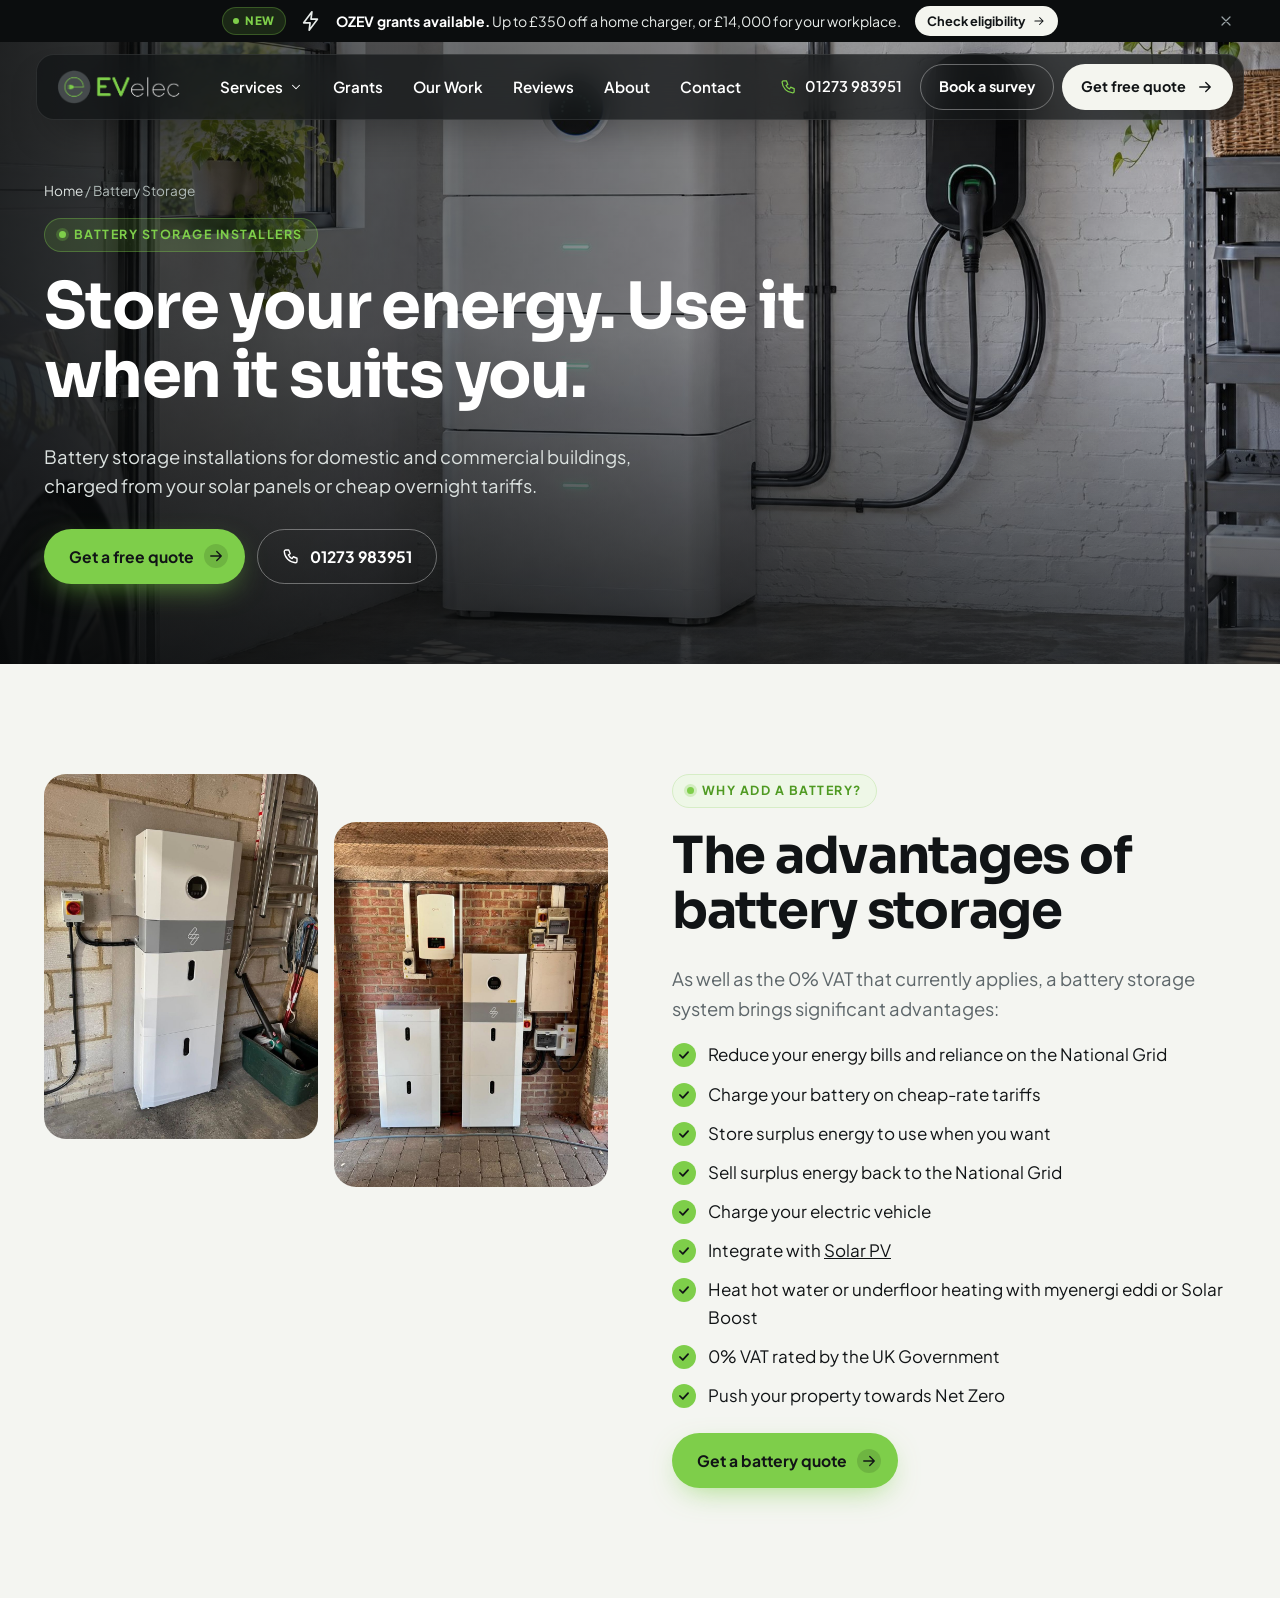
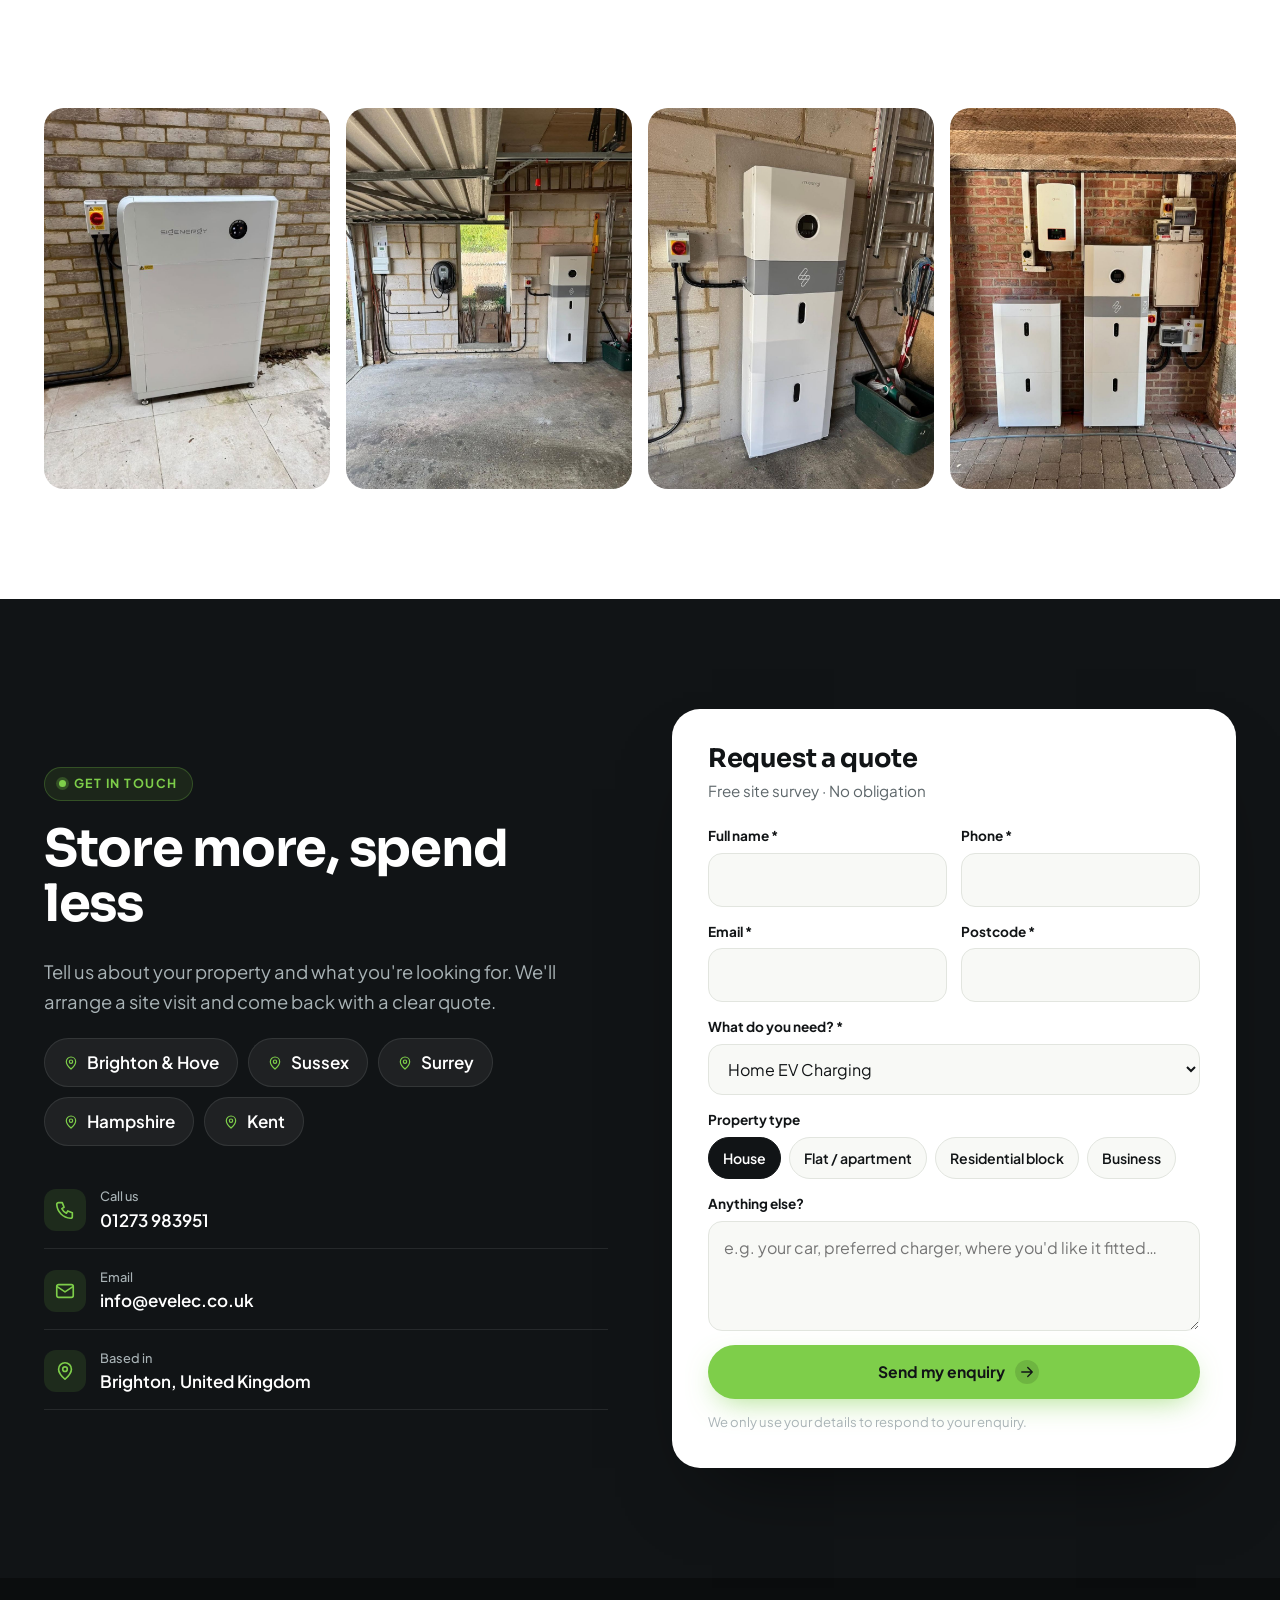
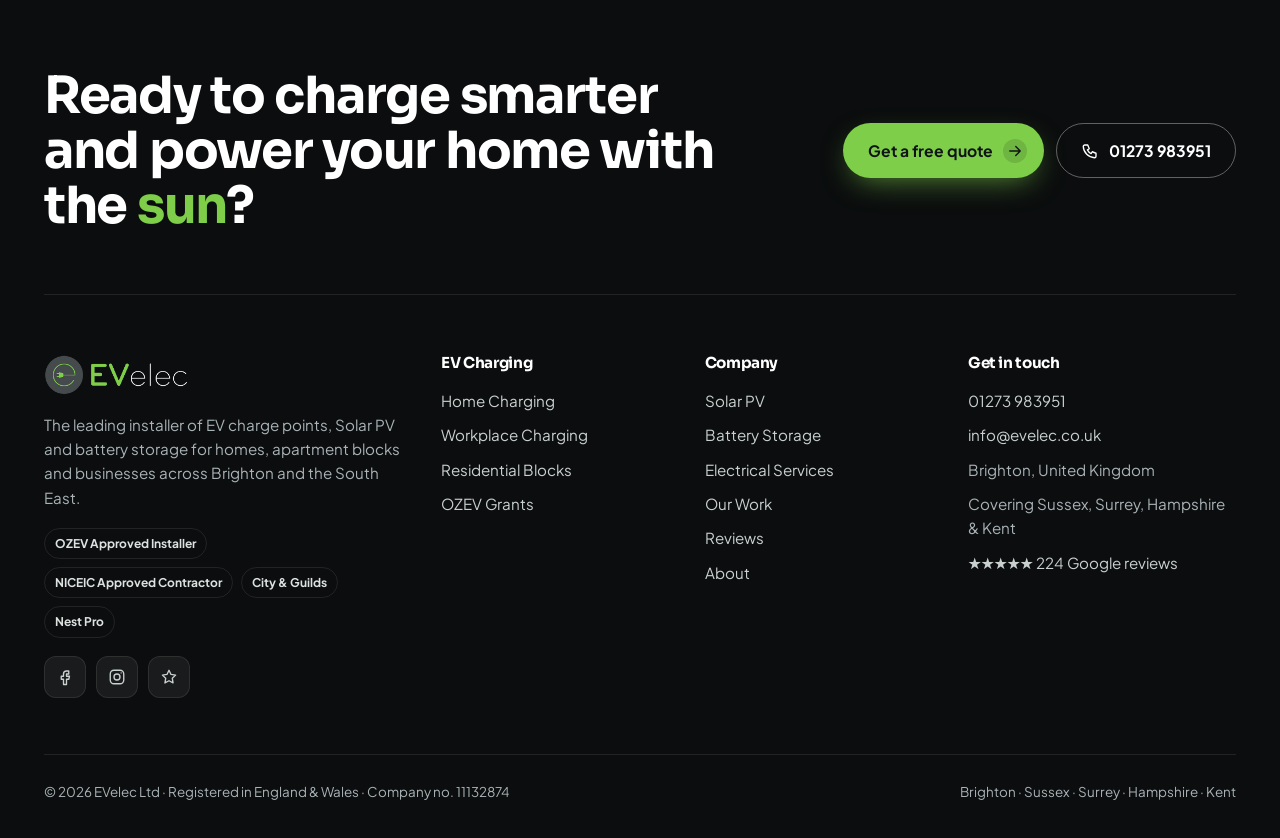
<file: site/battery-storage.html>
<!doctype html>
<html lang="en-GB">
<head>
<meta charset="utf-8">
<meta name="viewport" content="width=device-width, initial-scale=1, viewport-fit=cover">
<title>Battery Storage Installers Brighton & Sussex | EVelec</title>
<meta name="description" content="Home and commercial battery storage installation across Brighton, Sussex and the South East. Store cheap-rate and solar energy. 0% VAT.">
<link rel="canonical" href="https://www.evelec.co.uk/battery-storage.html">
<meta property="og:type" content="website"><meta property="og:title" content="Battery Storage Installers Brighton & Sussex | EVelec"><meta property="og:description" content="Home and commercial battery storage installation across Brighton, Sussex and the South East. Store cheap-rate and solar energy. 0% VAT.">
<meta property="og:image" content="https://www.evelec.co.uk/assets/img/svc-battery.jpg">
<meta name="theme-color" content="#111416">
<link rel="icon" type="image/png" href="assets/img/favicon.png">
<link rel="preconnect" href="https://fonts.googleapis.com"><link rel="preconnect" href="https://fonts.gstatic.com" crossorigin>
<link href="https://fonts.googleapis.com/css2?family=Plus+Jakarta+Sans:wght@400;500;600;700;800&family=Sora:wght@600;700;800&display=swap" rel="stylesheet">
<link rel="stylesheet" href="assets/style.css">
<script type="application/ld+json">{"@context":"https://schema.org","@type":"Electrician","name":"EVelec Ltd","url":"https://www.evelec.co.uk","telephone":"+441273983951","email":"info@evelec.co.uk","image":"https://www.evelec.co.uk/assets/img/evelec-logo.png","address":{"@type":"PostalAddress","addressLocality":"Brighton","addressCountry":"GB"},"areaServed":["Brighton","Sussex","Surrey","Hampshire","Kent"],"sameAs":["https://www.facebook.com/EVelecUK/","https://www.instagram.com/evelecltd/"],"aggregateRating":{"@type":"AggregateRating","ratingValue":"5","reviewCount":"224"}}</script>
</head>
<body>
<div class="topwrap">
<div class="announce"><div class="wrap">
  <span class="new">NEW</span>
  <span><svg class="icon" viewBox="0 0 24 24" aria-hidden="true"><path d="M13 2 4 14h7l-1 8 9-12h-7z"/></svg></span>
  <span><b>OZEV grants available.</b> <span class="msg-long">Up to £350 off a home charger, or £14,000 for your workplace.</span></span>
  <a class="go" href="ozev-grant.html">Check eligibility <svg class="icon" viewBox="0 0 24 24" aria-hidden="true"><path d="M5 12h14M13 6l6 6-6 6"/></svg></a>
  <button class="x" aria-label="Dismiss"><svg class="icon" viewBox="0 0 24 24" aria-hidden="true"><path d="M6 6l12 12M18 6 6 18"/></svg></button>
</div></div>
<div class="navbar"><div class="nav-inner">
  <a class="brand" href="index.html" aria-label="EVelec home"><img src="assets/img/evelec-logo-white.png" alt="EVelec" width="123" height="34"></a>
  <ul class="nav-links">
    <li><button data-mega aria-expanded="false" aria-haspopup="true">Services <svg class="icon chev" viewBox="0 0 24 24" aria-hidden="true"><path d="m6 9 6 6 6-6"/></svg></button></li>
    <li><a href="ozev-grant.html">Grants</a></li><li><a href="our-work.html">Our Work</a></li><li><a href="reviews.html">Reviews</a></li><li><a href="about.html">About</a></li><li><a href="contact.html">Contact</a></li>
  </ul>
  <div class="nav-right">
    <a class="phone" href="tel:+441273983951"><svg class="icon" viewBox="0 0 24 24" aria-hidden="true"><path d="M5 4h4l2 5-2.5 1.5a11 11 0 0 0 5 5L15 13l5 2v4a2 2 0 0 1-2 2A16 16 0 0 1 3 6a2 2 0 0 1 2-2"/></svg> 01273 983951</a>
    <a class="btn btn-outline" href="contact.html?service=Site%20survey">Book a survey</a>
    <a class="btn btn-light" href="contact.html">Get free quote <svg class="icon" viewBox="0 0 24 24" aria-hidden="true"><path d="M5 12h14M13 6l6 6-6 6"/></svg></a>
  </div>
  <button class="burger" data-sheet aria-label="Open menu"><svg class="icon" viewBox="0 0 24 24" aria-hidden="true"><path d="M4 7h16M4 12h16M4 17h16"/></svg></button>
</div><div class="mega" role="region" aria-label="Services menu">
  <div class="mega-side">
    <div class="mega-label">Tailored solutions for</div>
    <a class="tailored" href="ev-charging.html#home"><span>Homeowners<small>Chargers, solar &amp; batteries</small></span><span class="go"><svg class="icon" viewBox="0 0 24 24" aria-hidden="true"><path d="M5 12h14M13 6l6 6-6 6"/></svg></span></a>
    <a class="tailored" href="ev-charging.html#workplace"><span>Businesses &amp; landlords<small>Workplace &amp; residential blocks</small></span><span class="go"><svg class="icon" viewBox="0 0 24 24" aria-hidden="true"><path d="M5 12h14M13 6l6 6-6 6"/></svg></span></a>
    <div class="mega-label" style="margin-top:8px">Watch</div>
    <a class="tour" href="index.html#top"><div class="thumb" style="background-image:url(assets/img/hero-2-aerial.jpg)"><span class="play"><svg class="icon" viewBox="0 0 24 24" aria-hidden="true"><path d="M7 4v16l13-8z"/></svg></span><span class="cap">The EVelec film</span></div>
      <div class="meta"><span>Charge. Generate. Store.<small>See what we do in 20 seconds</small></span></div></a>
  </div>
  <div class="mega-main">
    <div class="mega-col"><div class="mega-label"><svg class="icon" viewBox="0 0 24 24" aria-hidden="true"><path d="M5 21V5a2 2 0 0 1 2-2h6a2 2 0 0 1 2 2v16"/><path d="M3 21h14"/><path d="M15 9h2a2 2 0 0 1 2 2v5a1.5 1.5 0 0 0 3 0V8l-3-3"/><path d="m10 7-2 4h4l-2 4"/></svg> EV Charging</div>
      <a class="mi" href="ev-charging.html#home"><span class="ib"><svg class="icon" viewBox="0 0 24 24" aria-hidden="true"><path d="M3 10.5 12 3l9 7.5"/><path d="M5 9.5V21h14V9.5"/><path d="M10 21v-6h4v6"/></svg></span><span><b>Home Charging</b><small>Smart chargers fitted at home</small></span></a>
      <a class="mi" href="ev-charging.html#workplace"><span class="ib"><svg class="icon" viewBox="0 0 24 24" aria-hidden="true"><rect x="3" y="7" width="18" height="13" rx="2"/><path d="M8 7V5a2 2 0 0 1 2-2h4a2 2 0 0 1 2 2v2"/><path d="M3 13h18"/></svg></span><span><b>Workplace Charging</b><small>Up to £14,000 OZEV funding</small></span></a>
      <a class="mi" href="ev-charging.html#residential"><span class="ib"><svg class="icon" viewBox="0 0 24 24" aria-hidden="true"><rect x="4" y="3" width="16" height="18" rx="1"/><path d="M9 7h1M14 7h1M9 11h1M14 11h1M9 15h1M14 15h1"/><path d="M10 21v-3h4v3"/></svg></span><span><b>Residential Blocks</b><small>Managed, billable charging</small></span></a>
      <a class="mi" href="ozev-grant.html"><span class="ib"><svg class="icon" viewBox="0 0 24 24" aria-hidden="true"><path d="M16 7a4 4 0 0 0-7 2.5V19"/><path d="M6 19h11"/><path d="M6 13h8"/></svg></span><span><b>OZEV Grants<span class="tag">Save £350</span></b><small>We handle the paperwork</small></span></a>
    </div>
    <div class="mega-col"><div class="mega-label"><svg class="icon" viewBox="0 0 24 24" aria-hidden="true"><circle cx="12" cy="12" r="4"/><path d="M12 2v2M12 20v2M4.9 4.9l1.4 1.4M17.7 17.7l1.4 1.4M2 12h2M20 12h2M4.9 19.1l1.4-1.4M17.7 6.3l1.4-1.4"/></svg> Renewables</div>
      <a class="mi" href="solar-pv.html"><span class="ib"><svg class="icon" viewBox="0 0 24 24" aria-hidden="true"><circle cx="12" cy="12" r="4"/><path d="M12 2v2M12 20v2M4.9 4.9l1.4 1.4M17.7 17.7l1.4 1.4M2 12h2M20 12h2M4.9 19.1l1.4-1.4M17.7 6.3l1.4-1.4"/></svg></span><span><b>Solar PV</b><small>0% VAT · cut your bills</small></span></a>
      <a class="mi" href="battery-storage.html"><span class="ib"><svg class="icon" viewBox="0 0 24 24" aria-hidden="true"><rect x="2" y="7" width="17" height="10" rx="2"/><path d="M22 11v2"/><path d="m11 9-2 3h4l-2 3"/></svg></span><span><b>Battery Storage</b><small>Store cheap-rate &amp; solar energy</small></span></a>
      <a class="mi" href="solar-pv.html#together"><span class="ib"><svg class="icon" viewBox="0 0 24 24" aria-hidden="true"><path d="m12 3 9 5-9 5-9-5z"/><path d="m3 13 9 5 9-5"/></svg></span><span><b>Solar + Battery + EV</b><small>One connected system</small></span></a>
      <a class="mi" href="solar-pv.html#together"><span class="ib"><svg class="icon" viewBox="0 0 24 24" aria-hidden="true"><path d="M12 3s6 6.5 6 11a6 6 0 0 1-12 0c0-4.5 6-11 6-11z"/></svg></span><span><b>Hot Water Diverters</b><small>myenergi eddi &amp; Solar Boost</small></span></a>
    </div>
    <div class="mega-col"><div class="mega-label"><svg class="icon" viewBox="0 0 24 24" aria-hidden="true"><path d="M13 2 4 14h7l-1 8 9-12h-7z"/></svg> Electrical</div>
      <a class="mi" href="electrical-services.html#emergency"><span class="ib"><svg class="icon" viewBox="0 0 24 24" aria-hidden="true"><path d="M7 18v-6a5 5 0 0 1 10 0v6"/><path d="M5 21h14v-3H5z"/><path d="M12 3v2M4 7l1.5 1M20 7l-1.5 1"/></svg></span><span><b>Emergency Call-outs<span class="tag red">Urgent</span></b><small>A local engineer, fast</small></span></a>
      <a class="mi" href="electrical-services.html"><span class="ib"><svg class="icon" viewBox="0 0 24 24" aria-hidden="true"><rect x="5" y="4" width="14" height="17" rx="2"/><path d="M9 4V3h6v1"/><path d="m9 13 2 2 4-4"/></svg></span><span><b>EICR Reports</b><small>Safety reports to BS 7671</small></span></a>
      <a class="mi" href="electrical-services.html"><span class="ib"><svg class="icon" viewBox="0 0 24 24" aria-hidden="true"><rect x="3" y="5" width="18" height="14" rx="2"/><path d="M7 9v6M11 9v6M15 9v6"/></svg></span><span><b>Rewires &amp; Fuse Boards</b><small>18th Edition consumer units</small></span></a>
      <a class="mi" href="electrical-services.html"><span class="ib"><svg class="icon" viewBox="0 0 24 24" aria-hidden="true"><path d="M9 2v5M15 2v5"/><path d="M6 7h12v4a6 6 0 0 1-12 0z"/><path d="M12 17v5"/></svg></span><span><b>PAT, Lighting &amp; Nest</b><small>Plus sockets &amp; garden lighting</small></span></a>
    </div>
    <div class="mega-foot"><span class="stars-row" style="display:flex;align-items:center;gap:8px;color:var(--muted);font-weight:600"><span class="stars">★★★★★</span>224 five-star reviews on Google</span>
      <a href="index.html#services">See all services <span class="dot"><svg class="icon" viewBox="0 0 24 24" aria-hidden="true"><path d="M5 12h14M13 6l6 6-6 6"/></svg></span></a></div>
  </div>
</div></div>
</div><div class="sheet" aria-label="Menu">
  <div class="sheet-top"><img src="assets/img/evelec-logo-white.png" alt="EVelec"><button data-sheet aria-label="Close menu"><svg class="icon" viewBox="0 0 24 24" aria-hidden="true"><path d="M6 6l12 12M18 6 6 18"/></svg></button></div>
  <a class="sl" href="index.html">Home</a>
  <details open><summary>Services <svg class="icon chev" viewBox="0 0 24 24" aria-hidden="true"><path d="m6 9 6 6 6-6"/></svg></summary><div class="sub">
    <a href="ev-charging.html#home"><svg class="icon" viewBox="0 0 24 24" aria-hidden="true"><path d="M3 10.5 12 3l9 7.5"/><path d="M5 9.5V21h14V9.5"/><path d="M10 21v-6h4v6"/></svg> Home Charging</a><a href="ev-charging.html#workplace"><svg class="icon" viewBox="0 0 24 24" aria-hidden="true"><rect x="3" y="7" width="18" height="13" rx="2"/><path d="M8 7V5a2 2 0 0 1 2-2h4a2 2 0 0 1 2 2v2"/><path d="M3 13h18"/></svg> Workplace Charging</a>
    <a href="ev-charging.html#residential"><svg class="icon" viewBox="0 0 24 24" aria-hidden="true"><rect x="4" y="3" width="16" height="18" rx="1"/><path d="M9 7h1M14 7h1M9 11h1M14 11h1M9 15h1M14 15h1"/><path d="M10 21v-3h4v3"/></svg> Residential Blocks</a><a href="solar-pv.html"><svg class="icon" viewBox="0 0 24 24" aria-hidden="true"><circle cx="12" cy="12" r="4"/><path d="M12 2v2M12 20v2M4.9 4.9l1.4 1.4M17.7 17.7l1.4 1.4M2 12h2M20 12h2M4.9 19.1l1.4-1.4M17.7 6.3l1.4-1.4"/></svg> Solar PV</a>
    <a href="battery-storage.html"><svg class="icon" viewBox="0 0 24 24" aria-hidden="true"><rect x="2" y="7" width="17" height="10" rx="2"/><path d="M22 11v2"/><path d="m11 9-2 3h4l-2 3"/></svg> Battery Storage</a><a href="electrical-services.html"><svg class="icon" viewBox="0 0 24 24" aria-hidden="true"><path d="M13 2 4 14h7l-1 8 9-12h-7z"/></svg> Electrical Services</a>
  </div></details>
  <a class="sl" href="ozev-grant.html">Grants</a><a class="sl" href="our-work.html">Our Work</a><a class="sl" href="reviews.html">Reviews</a><a class="sl" href="about.html">About</a><a class="sl" href="contact.html">Contact</a>
  <div class="btn-row"><a class="btn btn-outline" href="tel:+441273983951"><svg class="icon" viewBox="0 0 24 24" aria-hidden="true"><path d="M5 4h4l2 5-2.5 1.5a11 11 0 0 0 5 5L15 13l5 2v4a2 2 0 0 1-2 2A16 16 0 0 1 3 6a2 2 0 0 1 2-2"/></svg> Call</a><a class="btn btn-green" href="contact.html">Free quote</a></div>
</div>
<main id="top">
<section class="phero"><video class="" muted loop playsinline preload="none" poster="assets/img/svc-battery.jpg" data-src="assets/video/svc-battery.mp4" data-inview aria-hidden="true"></video><div class="wrap">
<div class="crumbs"><a href="index.html">Home</a> / Battery Storage</div>
<div class="pill-label" style="background:rgba(126,206,74,.14);border-color:rgba(126,206,74,.35);color:var(--green)">Battery storage installers</div>
<h1>Store your energy. Use it when it suits you.</h1><p class="lead">Battery storage installations for domestic and commercial buildings, charged from your solar panels or cheap overnight tariffs.</p>
<div class="btn-row" style="margin-top:28px"><a class="btn btn-green" href="contact.html?service=Battery%20Storage">Get a free quote <span class="arr"><svg class="icon" viewBox="0 0 24 24" aria-hidden="true"><path d="M5 12h14M13 6l6 6-6 6"/></svg></span></a><a class="btn btn-outline" href="tel:+441273983951"><svg class="icon" viewBox="0 0 24 24" aria-hidden="true"><path d="M5 4h4l2 5-2.5 1.5a11 11 0 0 0 5 5L15 13l5 2v4a2 2 0 0 1-2 2A16 16 0 0 1 3 6a2 2 0 0 1 2-2"/></svg> 01273 983951</a></div>
</div></section>
<section class="section"><div class="wrap split top">
  <div class="duo rv"><img src="assets/img/battery-myenergi-libbi.jpg" alt="myenergi libbi battery installed in a garage" loading="lazy"><img src="assets/img/battery-libbi-solis-inverter.jpg" alt="Two libbi batteries with Solis inverter" loading="lazy"></div>
  <div class="rv d1"><div class="pill-label">Why add a battery?</div><h2>The advantages of battery storage</h2>
    <p class="lead">As well as the 0% VAT that currently applies, a battery storage system brings significant advantages:</p>
    <ul class="checks"><li><span class="ck"><svg class="icon" viewBox="0 0 24 24" aria-hidden="true"><path d="m5 12 5 5 9-10"/></svg></span><span>Reduce your energy bills and reliance on the National Grid</span></li><li><span class="ck"><svg class="icon" viewBox="0 0 24 24" aria-hidden="true"><path d="m5 12 5 5 9-10"/></svg></span><span>Charge your battery on cheap-rate tariffs</span></li><li><span class="ck"><svg class="icon" viewBox="0 0 24 24" aria-hidden="true"><path d="m5 12 5 5 9-10"/></svg></span><span>Store surplus energy to use when you want</span></li><li><span class="ck"><svg class="icon" viewBox="0 0 24 24" aria-hidden="true"><path d="m5 12 5 5 9-10"/></svg></span><span>Sell surplus energy back to the National Grid</span></li><li><span class="ck"><svg class="icon" viewBox="0 0 24 24" aria-hidden="true"><path d="m5 12 5 5 9-10"/></svg></span><span>Charge your electric vehicle</span></li><li><span class="ck"><svg class="icon" viewBox="0 0 24 24" aria-hidden="true"><path d="m5 12 5 5 9-10"/></svg></span><span>Integrate with <a href="solar-pv.html">Solar PV</a></span></li><li><span class="ck"><svg class="icon" viewBox="0 0 24 24" aria-hidden="true"><path d="m5 12 5 5 9-10"/></svg></span><span>Heat hot water or underfloor heating with myenergi eddi or Solar Boost</span></li><li><span class="ck"><svg class="icon" viewBox="0 0 24 24" aria-hidden="true"><path d="m5 12 5 5 9-10"/></svg></span><span>0% VAT rated by the UK Government</span></li><li><span class="ck"><svg class="icon" viewBox="0 0 24 24" aria-hidden="true"><path d="m5 12 5 5 9-10"/></svg></span><span>Push your property towards Net Zero</span></li></ul>
    <a class="btn btn-green" href="contact.html?service=Battery%20Storage">Get a battery quote <span class="arr"><svg class="icon" viewBox="0 0 24 24" aria-hidden="true"><path d="M5 12h14M13 6l6 6-6 6"/></svg></span></a>
  </div>
</div></section>
<section class="section white"><div class="wrap"><div class="strip">
  <img class="rv" src="assets/img/battery-storage-sigenergy.jpg" alt="Sigenergy battery system" loading="lazy">
  <img class="rv d1" src="assets/img/garage-zappi-libbi-battery.jpg" alt="zappi and libbi installation" loading="lazy">
  <img class="rv d2" src="assets/img/battery-myenergi-libbi.jpg" alt="myenergi libbi" loading="lazy">
  <img class="rv d3" src="assets/img/battery-libbi-solis-inverter.jpg" alt="Battery and inverter install" loading="lazy">
</div></div></section>
<section class="section dark" id="quote"><div class="wrap split">
<div class="rv"><div class="pill-label">Get in touch</div><h2>Store more, spend less</h2>
<p class="lead">Tell us about your property and what you're looking for. We'll arrange a site visit and come back with a clear quote.</p>
<div class="areas"><span><svg class="icon" viewBox="0 0 24 24" aria-hidden="true"><path d="M12 21s-7-6.2-7-11a7 7 0 0 1 14 0c0 4.8-7 11-7 11z"/><circle cx="12" cy="10" r="2.5"/></svg>Brighton & Hove</span><span><svg class="icon" viewBox="0 0 24 24" aria-hidden="true"><path d="M12 21s-7-6.2-7-11a7 7 0 0 1 14 0c0 4.8-7 11-7 11z"/><circle cx="12" cy="10" r="2.5"/></svg>Sussex</span><span><svg class="icon" viewBox="0 0 24 24" aria-hidden="true"><path d="M12 21s-7-6.2-7-11a7 7 0 0 1 14 0c0 4.8-7 11-7 11z"/><circle cx="12" cy="10" r="2.5"/></svg>Surrey</span><span><svg class="icon" viewBox="0 0 24 24" aria-hidden="true"><path d="M12 21s-7-6.2-7-11a7 7 0 0 1 14 0c0 4.8-7 11-7 11z"/><circle cx="12" cy="10" r="2.5"/></svg>Hampshire</span><span><svg class="icon" viewBox="0 0 24 24" aria-hidden="true"><path d="M12 21s-7-6.2-7-11a7 7 0 0 1 14 0c0 4.8-7 11-7 11z"/><circle cx="12" cy="10" r="2.5"/></svg>Kent</span></div>
<div class="contact-lines">
 <a href="tel:+441273983951"><span class="ic"><svg class="icon" viewBox="0 0 24 24" aria-hidden="true"><path d="M5 4h4l2 5-2.5 1.5a11 11 0 0 0 5 5L15 13l5 2v4a2 2 0 0 1-2 2A16 16 0 0 1 3 6a2 2 0 0 1 2-2"/></svg></span><span><small>Call us</small>01273 983951</span></a>
 <a href="mailto:info@evelec.co.uk"><span class="ic"><svg class="icon" viewBox="0 0 24 24" aria-hidden="true"><rect x="3" y="5" width="18" height="14" rx="2"/><path d="m3 7 9 6 9-6"/></svg></span><span><small>Email</small>info@evelec.co.uk</span></a>
 <div><span class="ic"><svg class="icon" viewBox="0 0 24 24" aria-hidden="true"><path d="M12 21s-7-6.2-7-11a7 7 0 0 1 14 0c0 4.8-7 11-7 11z"/><circle cx="12" cy="10" r="2.5"/></svg></span><span><small>Based in</small>Brighton, United Kingdom</span></div>
</div></div>
<form class="quote rv d1" data-endpoint="" data-email="info@evelec.co.uk">
 <h3>Request a quote</h3><p class="sub">Free site survey · No obligation</p>
 <div class="form-row"><div class="field"><label for="q-name">Full name *</label><input id="q-name" name="name" required autocomplete="name"></div>
 <div class="field"><label for="q-phone">Phone *</label><input id="q-phone" name="phone" type="tel" required autocomplete="tel"></div></div>
 <div class="form-row"><div class="field"><label for="q-email">Email *</label><input id="q-email" name="email" type="email" required autocomplete="email"></div>
 <div class="field"><label for="q-post">Postcode *</label><input id="q-post" name="postcode" required autocomplete="postal-code"></div></div>
 <div class="field"><label for="q-svc">What do you need? *</label><select id="q-svc" name="service" required><option>Home EV Charging</option><option>Workplace EV Charging</option><option>Residential Block EV Charging</option><option>Solar PV</option><option>Battery Storage</option><option>Solar + Battery + EV</option><option>Electrical Services</option><option>Emergency Call-out</option><option>Site survey</option><option>OZEV Grant Enquiry</option><option>Other</option></select></div>
 <div class="field"><label>Property type</label><div class="chips">
  <label><input type="radio" name="property" value="House" checked><span>House</span></label>
  <label><input type="radio" name="property" value="Flat / apartment"><span>Flat / apartment</span></label>
  <label><input type="radio" name="property" value="Residential block"><span>Residential block</span></label>
  <label><input type="radio" name="property" value="Business"><span>Business</span></label></div></div>
 <div class="field"><label for="q-msg">Anything else?</label><textarea id="q-msg" name="message" placeholder="e.g. your car, preferred charger, where you'd like it fitted…"></textarea></div>
 <button class="btn btn-green" type="submit" style="width:100%">Send my enquiry <span class="arr"><svg class="icon" viewBox="0 0 24 24" aria-hidden="true"><path d="M5 12h14M13 6l6 6-6 6"/></svg></span></button>
 <p class="form-note">We only use your details to respond to your enquiry.</p>
 <div class="form-success">Thanks! Your enquiry has been sent. We'll be in touch shortly.</div>
</form></div></section>
</main>
<footer class="site"><div class="wrap">
  <div class="foot-cta"><h2>Ready to charge smarter and power your home with the <span class="green">sun</span>?</h2>
    <div class="btn-row"><a class="btn btn-green" href="contact.html">Get a free quote <span class="arr"><svg class="icon" viewBox="0 0 24 24" aria-hidden="true"><path d="M5 12h14M13 6l6 6-6 6"/></svg></span></a><a class="btn btn-outline" href="tel:+441273983951"><svg class="icon" viewBox="0 0 24 24" aria-hidden="true"><path d="M5 4h4l2 5-2.5 1.5a11 11 0 0 0 5 5L15 13l5 2v4a2 2 0 0 1-2 2A16 16 0 0 1 3 6a2 2 0 0 1 2-2"/></svg> 01273 983951</a></div></div>
  <div class="foot-cols">
    <div><img src="assets/img/evelec-logo-white.png" alt="EVelec" width="145" height="40">
      <p>The leading installer of EV charge points, Solar PV and battery storage for homes, apartment blocks and businesses across Brighton and the South East.</p>
      <div class="accred"><span>OZEV Approved Installer</span><span>NICEIC Approved Contractor</span><span>City &amp; Guilds</span><span>Nest Pro</span></div>
      <div class="socials"><a href="https://www.facebook.com/EVelecUK/" target="_blank" rel="noopener" aria-label="Facebook"><svg class="icon" viewBox="0 0 24 24" aria-hidden="true"><path d="M14 8h3V4h-3a4 4 0 0 0-4 4v3H7v4h3v7h4v-7h3l1-4h-4V8z"/></svg></a><a href="https://www.instagram.com/evelecltd/" target="_blank" rel="noopener" aria-label="Instagram"><svg class="icon" viewBox="0 0 24 24" aria-hidden="true"><rect x="3" y="3" width="18" height="18" rx="5"/><circle cx="12" cy="12" r="4"/><path d="M17.5 6.5h.01"/></svg></a><a href="https://maps.app.goo.gl/jSq9Tzx1LCuBsJ2LA" target="_blank" rel="noopener" aria-label="Google reviews"><svg class="icon" viewBox="0 0 24 24" aria-hidden="true"><path d="m12 3 2.7 5.6 6.1.9-4.4 4.3 1 6.1L12 17l-5.4 2.9 1-6.1-4.4-4.3 6.1-.9z"/></svg></a></div>
    </div>
    <div><h4>EV Charging</h4><ul><li><a href="ev-charging.html#home">Home Charging</a></li><li><a href="ev-charging.html#workplace">Workplace Charging</a></li><li><a href="ev-charging.html#residential">Residential Blocks</a></li><li><a href="ozev-grant.html">OZEV Grants</a></li></ul></div>
    <div><h4>Company</h4><ul><li><a href="solar-pv.html">Solar PV</a></li><li><a href="battery-storage.html">Battery Storage</a></li><li><a href="electrical-services.html">Electrical Services</a></li><li><a href="our-work.html">Our Work</a></li><li><a href="reviews.html">Reviews</a></li><li><a href="about.html">About</a></li></ul></div>
    <div><h4>Get in touch</h4><ul><li><a href="tel:+441273983951">01273 983951</a></li><li><a href="mailto:info@evelec.co.uk">info@evelec.co.uk</a></li><li>Brighton, United Kingdom</li><li>Covering Sussex, Surrey, Hampshire &amp; Kent</li><li><a href="https://maps.app.goo.gl/jSq9Tzx1LCuBsJ2LA" target="_blank" rel="noopener">★★★★★ 224 Google reviews</a></li></ul></div>
  </div>
  <div class="foot-bottom"><span>© <span id="year">2026</span> EVelec Ltd · Registered in England &amp; Wales · Company no. 11132874</span><span>Brighton · Sussex · Surrey · Hampshire · Kent</span></div>
</div></footer>
<div class="mbar"><a class="call" href="tel:+441273983951"><svg class="icon" viewBox="0 0 24 24" aria-hidden="true"><path d="M5 4h4l2 5-2.5 1.5a11 11 0 0 0 5 5L15 13l5 2v4a2 2 0 0 1-2 2A16 16 0 0 1 3 6a2 2 0 0 1 2-2"/></svg> Call us</a><a class="q" href="contact.html"><svg class="icon" viewBox="0 0 24 24" aria-hidden="true"><path d="M13 2 4 14h7l-1 8 9-12h-7z"/></svg> Free quote</a></div>
<script src="assets/main.js"></script>
</body>
</html>
</file>
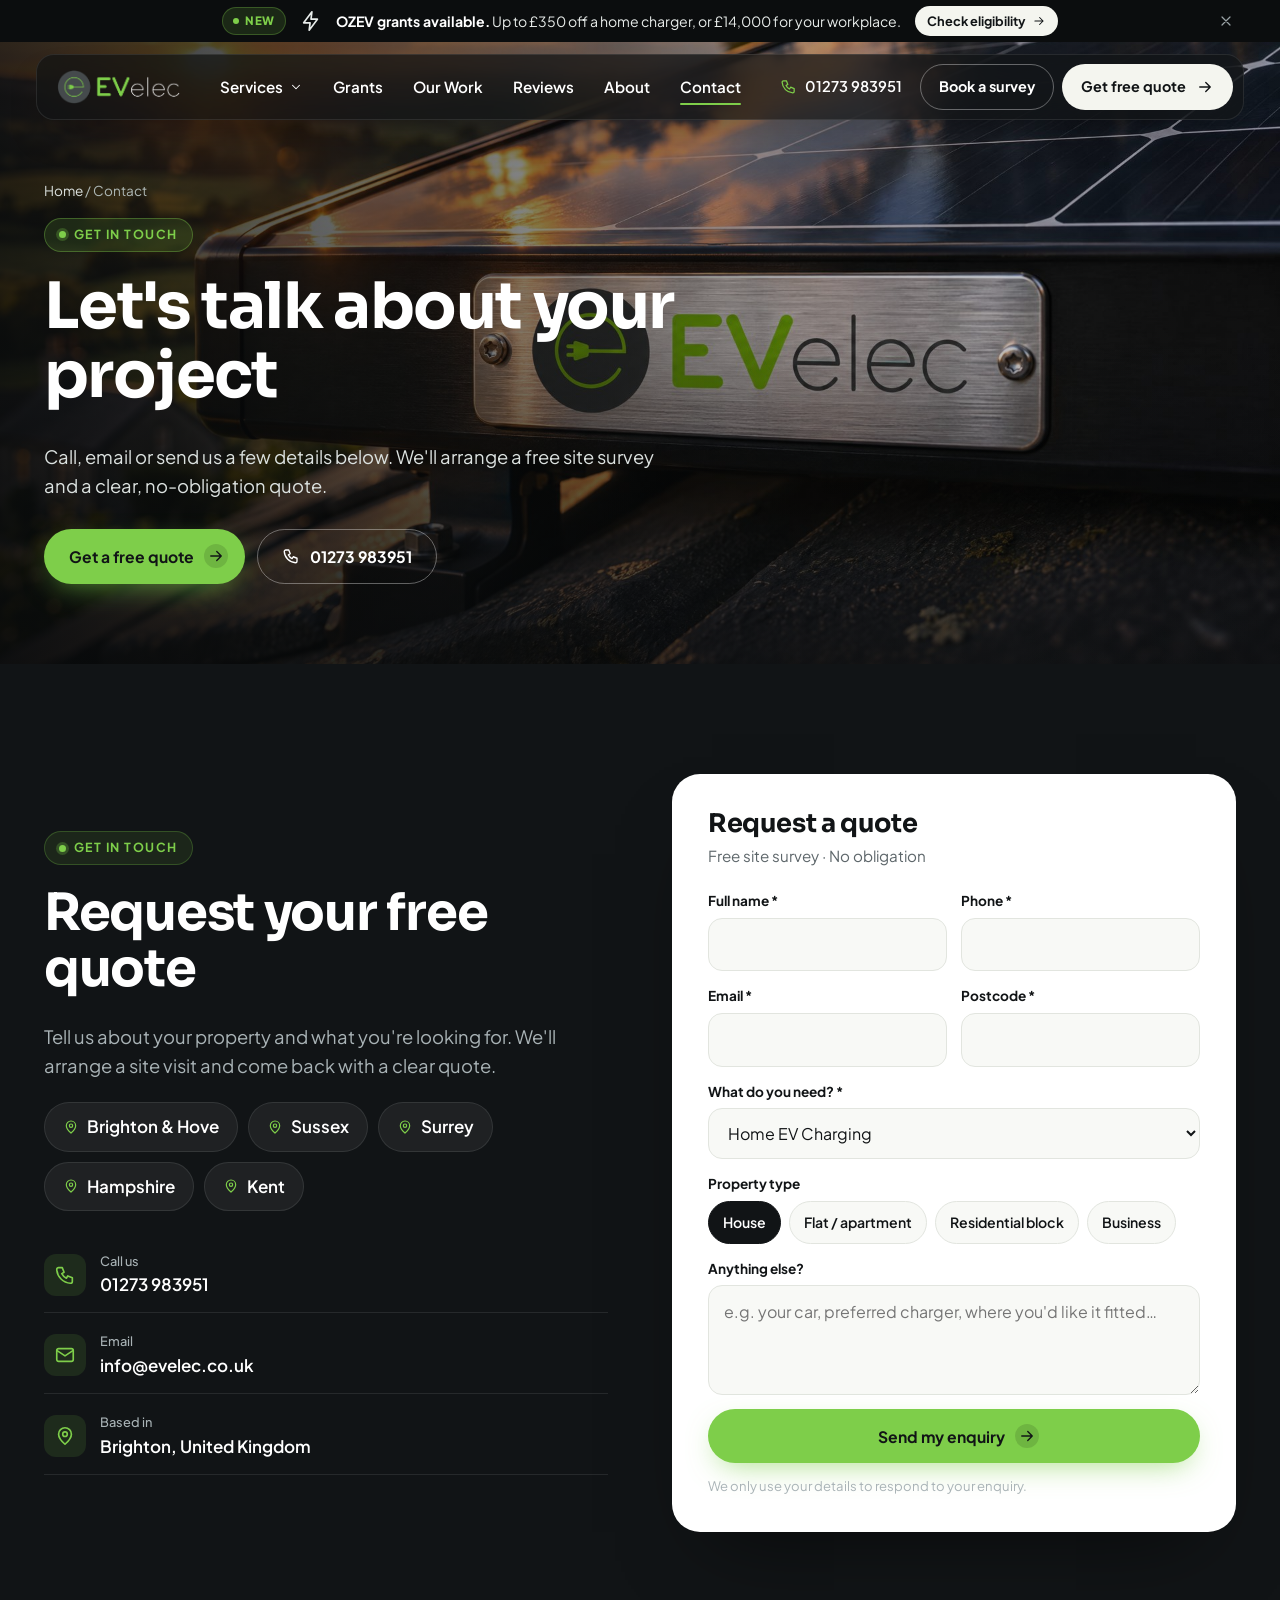
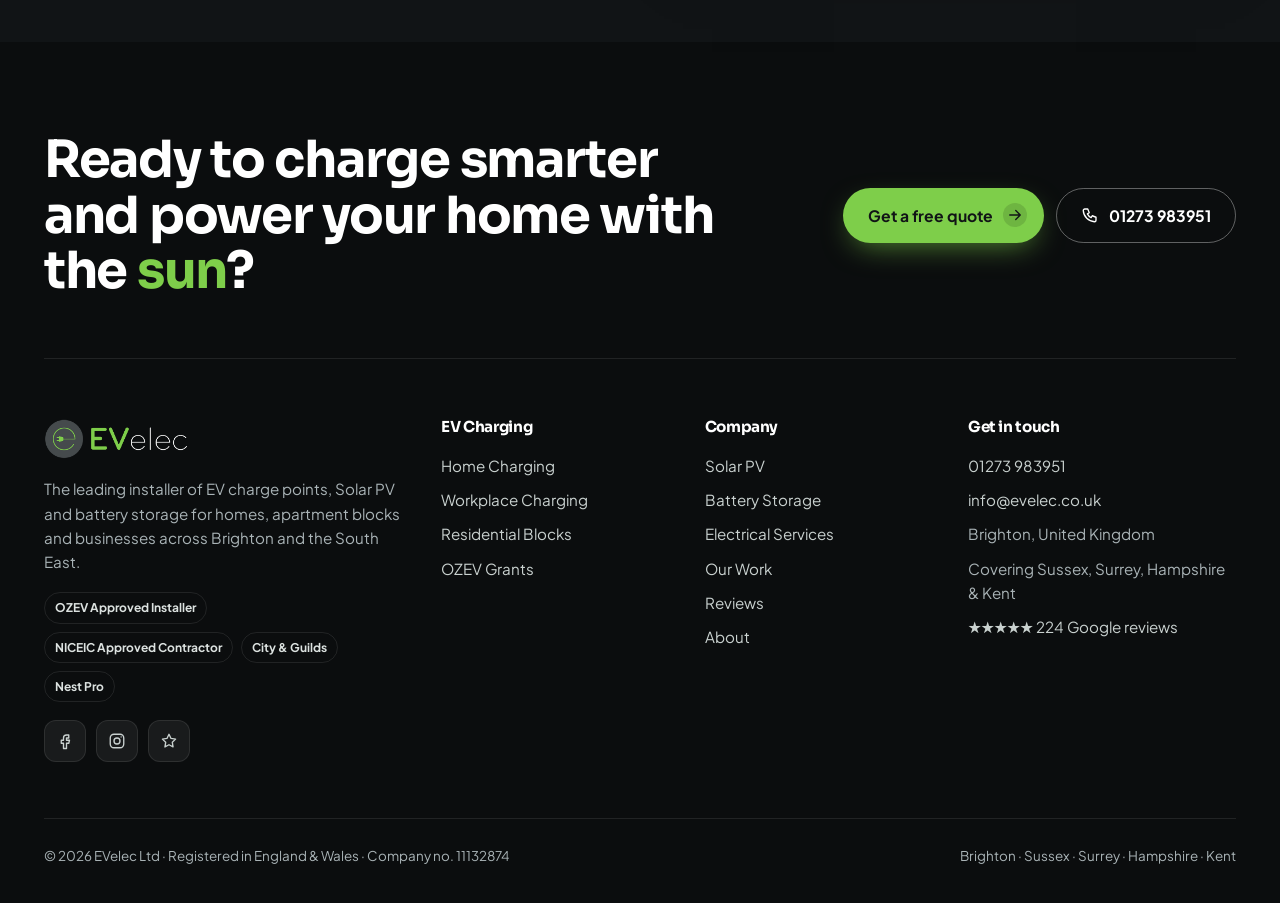
<file: site/contact.html>
<!doctype html>
<html lang="en-GB">
<head>
<meta charset="utf-8">
<meta name="viewport" content="width=device-width, initial-scale=1, viewport-fit=cover">
<title>Contact EVelec | Free EV Charger, Solar & Battery Quotes | 01273 983951</title>
<meta name="description" content="Contact EVelec for a free quote on EV charge points, Solar PV, battery storage and electrical services across Brighton, Sussex and the South East.">
<link rel="canonical" href="https://www.evelec.co.uk/contact.html">
<meta property="og:type" content="website"><meta property="og:title" content="Contact EVelec | Free EV Charger, Solar & Battery Quotes | 01273 983951"><meta property="og:description" content="Contact EVelec for a free quote on EV charge points, Solar PV, battery storage and electrical services across Brighton, Sussex and the South East.">
<meta property="og:image" content="https://www.evelec.co.uk/assets/img/hero-2-aerial.jpg">
<meta name="theme-color" content="#111416">
<link rel="icon" type="image/png" href="assets/img/favicon.png">
<link rel="preconnect" href="https://fonts.googleapis.com"><link rel="preconnect" href="https://fonts.gstatic.com" crossorigin>
<link href="https://fonts.googleapis.com/css2?family=Plus+Jakarta+Sans:wght@400;500;600;700;800&family=Sora:wght@600;700;800&display=swap" rel="stylesheet">
<link rel="stylesheet" href="assets/style.css">
<script type="application/ld+json">{"@context":"https://schema.org","@type":"Electrician","name":"EVelec Ltd","url":"https://www.evelec.co.uk","telephone":"+441273983951","email":"info@evelec.co.uk","image":"https://www.evelec.co.uk/assets/img/evelec-logo.png","address":{"@type":"PostalAddress","addressLocality":"Brighton","addressCountry":"GB"},"areaServed":["Brighton","Sussex","Surrey","Hampshire","Kent"],"sameAs":["https://www.facebook.com/EVelecUK/","https://www.instagram.com/evelecltd/"],"aggregateRating":{"@type":"AggregateRating","ratingValue":"5","reviewCount":"224"}}</script>
</head>
<body>
<div class="topwrap">
<div class="announce"><div class="wrap">
  <span class="new">NEW</span>
  <span><svg class="icon" viewBox="0 0 24 24" aria-hidden="true"><path d="M13 2 4 14h7l-1 8 9-12h-7z"/></svg></span>
  <span><b>OZEV grants available.</b> <span class="msg-long">Up to £350 off a home charger, or £14,000 for your workplace.</span></span>
  <a class="go" href="ozev-grant.html">Check eligibility <svg class="icon" viewBox="0 0 24 24" aria-hidden="true"><path d="M5 12h14M13 6l6 6-6 6"/></svg></a>
  <button class="x" aria-label="Dismiss"><svg class="icon" viewBox="0 0 24 24" aria-hidden="true"><path d="M6 6l12 12M18 6 6 18"/></svg></button>
</div></div>
<div class="navbar"><div class="nav-inner">
  <a class="brand" href="index.html" aria-label="EVelec home"><img src="assets/img/evelec-logo-white.png" alt="EVelec" width="123" height="34"></a>
  <ul class="nav-links">
    <li><button data-mega aria-expanded="false" aria-haspopup="true">Services <svg class="icon chev" viewBox="0 0 24 24" aria-hidden="true"><path d="m6 9 6 6 6-6"/></svg></button></li>
    <li><a href="ozev-grant.html">Grants</a></li><li><a href="our-work.html">Our Work</a></li><li><a href="reviews.html">Reviews</a></li><li><a href="about.html">About</a></li><li><a href="contact.html" class=active>Contact</a></li>
  </ul>
  <div class="nav-right">
    <a class="phone" href="tel:+441273983951"><svg class="icon" viewBox="0 0 24 24" aria-hidden="true"><path d="M5 4h4l2 5-2.5 1.5a11 11 0 0 0 5 5L15 13l5 2v4a2 2 0 0 1-2 2A16 16 0 0 1 3 6a2 2 0 0 1 2-2"/></svg> 01273 983951</a>
    <a class="btn btn-outline" href="contact.html?service=Site%20survey">Book a survey</a>
    <a class="btn btn-light" href="contact.html">Get free quote <svg class="icon" viewBox="0 0 24 24" aria-hidden="true"><path d="M5 12h14M13 6l6 6-6 6"/></svg></a>
  </div>
  <button class="burger" data-sheet aria-label="Open menu"><svg class="icon" viewBox="0 0 24 24" aria-hidden="true"><path d="M4 7h16M4 12h16M4 17h16"/></svg></button>
</div><div class="mega" role="region" aria-label="Services menu">
  <div class="mega-side">
    <div class="mega-label">Tailored solutions for</div>
    <a class="tailored" href="ev-charging.html#home"><span>Homeowners<small>Chargers, solar &amp; batteries</small></span><span class="go"><svg class="icon" viewBox="0 0 24 24" aria-hidden="true"><path d="M5 12h14M13 6l6 6-6 6"/></svg></span></a>
    <a class="tailored" href="ev-charging.html#workplace"><span>Businesses &amp; landlords<small>Workplace &amp; residential blocks</small></span><span class="go"><svg class="icon" viewBox="0 0 24 24" aria-hidden="true"><path d="M5 12h14M13 6l6 6-6 6"/></svg></span></a>
    <div class="mega-label" style="margin-top:8px">Watch</div>
    <a class="tour" href="index.html#top"><div class="thumb" style="background-image:url(assets/img/hero-2-aerial.jpg)"><span class="play"><svg class="icon" viewBox="0 0 24 24" aria-hidden="true"><path d="M7 4v16l13-8z"/></svg></span><span class="cap">The EVelec film</span></div>
      <div class="meta"><span>Charge. Generate. Store.<small>See what we do in 20 seconds</small></span></div></a>
  </div>
  <div class="mega-main">
    <div class="mega-col"><div class="mega-label"><svg class="icon" viewBox="0 0 24 24" aria-hidden="true"><path d="M5 21V5a2 2 0 0 1 2-2h6a2 2 0 0 1 2 2v16"/><path d="M3 21h14"/><path d="M15 9h2a2 2 0 0 1 2 2v5a1.5 1.5 0 0 0 3 0V8l-3-3"/><path d="m10 7-2 4h4l-2 4"/></svg> EV Charging</div>
      <a class="mi" href="ev-charging.html#home"><span class="ib"><svg class="icon" viewBox="0 0 24 24" aria-hidden="true"><path d="M3 10.5 12 3l9 7.5"/><path d="M5 9.5V21h14V9.5"/><path d="M10 21v-6h4v6"/></svg></span><span><b>Home Charging</b><small>Smart chargers fitted at home</small></span></a>
      <a class="mi" href="ev-charging.html#workplace"><span class="ib"><svg class="icon" viewBox="0 0 24 24" aria-hidden="true"><rect x="3" y="7" width="18" height="13" rx="2"/><path d="M8 7V5a2 2 0 0 1 2-2h4a2 2 0 0 1 2 2v2"/><path d="M3 13h18"/></svg></span><span><b>Workplace Charging</b><small>Up to £14,000 OZEV funding</small></span></a>
      <a class="mi" href="ev-charging.html#residential"><span class="ib"><svg class="icon" viewBox="0 0 24 24" aria-hidden="true"><rect x="4" y="3" width="16" height="18" rx="1"/><path d="M9 7h1M14 7h1M9 11h1M14 11h1M9 15h1M14 15h1"/><path d="M10 21v-3h4v3"/></svg></span><span><b>Residential Blocks</b><small>Managed, billable charging</small></span></a>
      <a class="mi" href="ozev-grant.html"><span class="ib"><svg class="icon" viewBox="0 0 24 24" aria-hidden="true"><path d="M16 7a4 4 0 0 0-7 2.5V19"/><path d="M6 19h11"/><path d="M6 13h8"/></svg></span><span><b>OZEV Grants<span class="tag">Save £350</span></b><small>We handle the paperwork</small></span></a>
    </div>
    <div class="mega-col"><div class="mega-label"><svg class="icon" viewBox="0 0 24 24" aria-hidden="true"><circle cx="12" cy="12" r="4"/><path d="M12 2v2M12 20v2M4.9 4.9l1.4 1.4M17.7 17.7l1.4 1.4M2 12h2M20 12h2M4.9 19.1l1.4-1.4M17.7 6.3l1.4-1.4"/></svg> Renewables</div>
      <a class="mi" href="solar-pv.html"><span class="ib"><svg class="icon" viewBox="0 0 24 24" aria-hidden="true"><circle cx="12" cy="12" r="4"/><path d="M12 2v2M12 20v2M4.9 4.9l1.4 1.4M17.7 17.7l1.4 1.4M2 12h2M20 12h2M4.9 19.1l1.4-1.4M17.7 6.3l1.4-1.4"/></svg></span><span><b>Solar PV</b><small>0% VAT · cut your bills</small></span></a>
      <a class="mi" href="battery-storage.html"><span class="ib"><svg class="icon" viewBox="0 0 24 24" aria-hidden="true"><rect x="2" y="7" width="17" height="10" rx="2"/><path d="M22 11v2"/><path d="m11 9-2 3h4l-2 3"/></svg></span><span><b>Battery Storage</b><small>Store cheap-rate &amp; solar energy</small></span></a>
      <a class="mi" href="solar-pv.html#together"><span class="ib"><svg class="icon" viewBox="0 0 24 24" aria-hidden="true"><path d="m12 3 9 5-9 5-9-5z"/><path d="m3 13 9 5 9-5"/></svg></span><span><b>Solar + Battery + EV</b><small>One connected system</small></span></a>
      <a class="mi" href="solar-pv.html#together"><span class="ib"><svg class="icon" viewBox="0 0 24 24" aria-hidden="true"><path d="M12 3s6 6.5 6 11a6 6 0 0 1-12 0c0-4.5 6-11 6-11z"/></svg></span><span><b>Hot Water Diverters</b><small>myenergi eddi &amp; Solar Boost</small></span></a>
    </div>
    <div class="mega-col"><div class="mega-label"><svg class="icon" viewBox="0 0 24 24" aria-hidden="true"><path d="M13 2 4 14h7l-1 8 9-12h-7z"/></svg> Electrical</div>
      <a class="mi" href="electrical-services.html#emergency"><span class="ib"><svg class="icon" viewBox="0 0 24 24" aria-hidden="true"><path d="M7 18v-6a5 5 0 0 1 10 0v6"/><path d="M5 21h14v-3H5z"/><path d="M12 3v2M4 7l1.5 1M20 7l-1.5 1"/></svg></span><span><b>Emergency Call-outs<span class="tag red">Urgent</span></b><small>A local engineer, fast</small></span></a>
      <a class="mi" href="electrical-services.html"><span class="ib"><svg class="icon" viewBox="0 0 24 24" aria-hidden="true"><rect x="5" y="4" width="14" height="17" rx="2"/><path d="M9 4V3h6v1"/><path d="m9 13 2 2 4-4"/></svg></span><span><b>EICR Reports</b><small>Safety reports to BS 7671</small></span></a>
      <a class="mi" href="electrical-services.html"><span class="ib"><svg class="icon" viewBox="0 0 24 24" aria-hidden="true"><rect x="3" y="5" width="18" height="14" rx="2"/><path d="M7 9v6M11 9v6M15 9v6"/></svg></span><span><b>Rewires &amp; Fuse Boards</b><small>18th Edition consumer units</small></span></a>
      <a class="mi" href="electrical-services.html"><span class="ib"><svg class="icon" viewBox="0 0 24 24" aria-hidden="true"><path d="M9 2v5M15 2v5"/><path d="M6 7h12v4a6 6 0 0 1-12 0z"/><path d="M12 17v5"/></svg></span><span><b>PAT, Lighting &amp; Nest</b><small>Plus sockets &amp; garden lighting</small></span></a>
    </div>
    <div class="mega-foot"><span class="stars-row" style="display:flex;align-items:center;gap:8px;color:var(--muted);font-weight:600"><span class="stars">★★★★★</span>224 five-star reviews on Google</span>
      <a href="index.html#services">See all services <span class="dot"><svg class="icon" viewBox="0 0 24 24" aria-hidden="true"><path d="M5 12h14M13 6l6 6-6 6"/></svg></span></a></div>
  </div>
</div></div>
</div><div class="sheet" aria-label="Menu">
  <div class="sheet-top"><img src="assets/img/evelec-logo-white.png" alt="EVelec"><button data-sheet aria-label="Close menu"><svg class="icon" viewBox="0 0 24 24" aria-hidden="true"><path d="M6 6l12 12M18 6 6 18"/></svg></button></div>
  <a class="sl" href="index.html">Home</a>
  <details open><summary>Services <svg class="icon chev" viewBox="0 0 24 24" aria-hidden="true"><path d="m6 9 6 6 6-6"/></svg></summary><div class="sub">
    <a href="ev-charging.html#home"><svg class="icon" viewBox="0 0 24 24" aria-hidden="true"><path d="M3 10.5 12 3l9 7.5"/><path d="M5 9.5V21h14V9.5"/><path d="M10 21v-6h4v6"/></svg> Home Charging</a><a href="ev-charging.html#workplace"><svg class="icon" viewBox="0 0 24 24" aria-hidden="true"><rect x="3" y="7" width="18" height="13" rx="2"/><path d="M8 7V5a2 2 0 0 1 2-2h4a2 2 0 0 1 2 2v2"/><path d="M3 13h18"/></svg> Workplace Charging</a>
    <a href="ev-charging.html#residential"><svg class="icon" viewBox="0 0 24 24" aria-hidden="true"><rect x="4" y="3" width="16" height="18" rx="1"/><path d="M9 7h1M14 7h1M9 11h1M14 11h1M9 15h1M14 15h1"/><path d="M10 21v-3h4v3"/></svg> Residential Blocks</a><a href="solar-pv.html"><svg class="icon" viewBox="0 0 24 24" aria-hidden="true"><circle cx="12" cy="12" r="4"/><path d="M12 2v2M12 20v2M4.9 4.9l1.4 1.4M17.7 17.7l1.4 1.4M2 12h2M20 12h2M4.9 19.1l1.4-1.4M17.7 6.3l1.4-1.4"/></svg> Solar PV</a>
    <a href="battery-storage.html"><svg class="icon" viewBox="0 0 24 24" aria-hidden="true"><rect x="2" y="7" width="17" height="10" rx="2"/><path d="M22 11v2"/><path d="m11 9-2 3h4l-2 3"/></svg> Battery Storage</a><a href="electrical-services.html"><svg class="icon" viewBox="0 0 24 24" aria-hidden="true"><path d="M13 2 4 14h7l-1 8 9-12h-7z"/></svg> Electrical Services</a>
  </div></details>
  <a class="sl" href="ozev-grant.html">Grants</a><a class="sl" href="our-work.html">Our Work</a><a class="sl" href="reviews.html">Reviews</a><a class="sl" href="about.html">About</a><a class="sl" href="contact.html">Contact</a>
  <div class="btn-row"><a class="btn btn-outline" href="tel:+441273983951"><svg class="icon" viewBox="0 0 24 24" aria-hidden="true"><path d="M5 4h4l2 5-2.5 1.5a11 11 0 0 0 5 5L15 13l5 2v4a2 2 0 0 1-2 2A16 16 0 0 1 3 6a2 2 0 0 1 2-2"/></svg> Call</a><a class="btn btn-green" href="contact.html">Free quote</a></div>
</div>
<main id="top">
<section class="phero"><video class="" muted loop playsinline preload="none" poster="assets/img/hero-3.jpg" data-src="assets/video/hero-3.mp4" data-inview aria-hidden="true"></video><div class="wrap">
<div class="crumbs"><a href="index.html">Home</a> / Contact</div>
<div class="pill-label" style="background:rgba(126,206,74,.14);border-color:rgba(126,206,74,.35);color:var(--green)">Get in touch</div>
<h1>Let's talk about your project</h1><p class="lead">Call, email or send us a few details below. We'll arrange a free site survey and a clear, no-obligation quote.</p>
<div class="btn-row" style="margin-top:28px"><a class="btn btn-green" href="contact.html">Get a free quote <span class="arr"><svg class="icon" viewBox="0 0 24 24" aria-hidden="true"><path d="M5 12h14M13 6l6 6-6 6"/></svg></span></a><a class="btn btn-outline" href="tel:+441273983951"><svg class="icon" viewBox="0 0 24 24" aria-hidden="true"><path d="M5 4h4l2 5-2.5 1.5a11 11 0 0 0 5 5L15 13l5 2v4a2 2 0 0 1-2 2A16 16 0 0 1 3 6a2 2 0 0 1 2-2"/></svg> 01273 983951</a></div>
</div></section>
<section class="section dark" id="quote"><div class="wrap split">
<div class="rv"><div class="pill-label">Get in touch</div><h2>Request your free quote</h2>
<p class="lead">Tell us about your property and what you're looking for. We'll arrange a site visit and come back with a clear quote.</p>
<div class="areas"><span><svg class="icon" viewBox="0 0 24 24" aria-hidden="true"><path d="M12 21s-7-6.2-7-11a7 7 0 0 1 14 0c0 4.8-7 11-7 11z"/><circle cx="12" cy="10" r="2.5"/></svg>Brighton & Hove</span><span><svg class="icon" viewBox="0 0 24 24" aria-hidden="true"><path d="M12 21s-7-6.2-7-11a7 7 0 0 1 14 0c0 4.8-7 11-7 11z"/><circle cx="12" cy="10" r="2.5"/></svg>Sussex</span><span><svg class="icon" viewBox="0 0 24 24" aria-hidden="true"><path d="M12 21s-7-6.2-7-11a7 7 0 0 1 14 0c0 4.8-7 11-7 11z"/><circle cx="12" cy="10" r="2.5"/></svg>Surrey</span><span><svg class="icon" viewBox="0 0 24 24" aria-hidden="true"><path d="M12 21s-7-6.2-7-11a7 7 0 0 1 14 0c0 4.8-7 11-7 11z"/><circle cx="12" cy="10" r="2.5"/></svg>Hampshire</span><span><svg class="icon" viewBox="0 0 24 24" aria-hidden="true"><path d="M12 21s-7-6.2-7-11a7 7 0 0 1 14 0c0 4.8-7 11-7 11z"/><circle cx="12" cy="10" r="2.5"/></svg>Kent</span></div>
<div class="contact-lines">
 <a href="tel:+441273983951"><span class="ic"><svg class="icon" viewBox="0 0 24 24" aria-hidden="true"><path d="M5 4h4l2 5-2.5 1.5a11 11 0 0 0 5 5L15 13l5 2v4a2 2 0 0 1-2 2A16 16 0 0 1 3 6a2 2 0 0 1 2-2"/></svg></span><span><small>Call us</small>01273 983951</span></a>
 <a href="mailto:info@evelec.co.uk"><span class="ic"><svg class="icon" viewBox="0 0 24 24" aria-hidden="true"><rect x="3" y="5" width="18" height="14" rx="2"/><path d="m3 7 9 6 9-6"/></svg></span><span><small>Email</small>info@evelec.co.uk</span></a>
 <div><span class="ic"><svg class="icon" viewBox="0 0 24 24" aria-hidden="true"><path d="M12 21s-7-6.2-7-11a7 7 0 0 1 14 0c0 4.8-7 11-7 11z"/><circle cx="12" cy="10" r="2.5"/></svg></span><span><small>Based in</small>Brighton, United Kingdom</span></div>
</div></div>
<form class="quote rv d1" data-endpoint="" data-email="info@evelec.co.uk">
 <h3>Request a quote</h3><p class="sub">Free site survey · No obligation</p>
 <div class="form-row"><div class="field"><label for="q-name">Full name *</label><input id="q-name" name="name" required autocomplete="name"></div>
 <div class="field"><label for="q-phone">Phone *</label><input id="q-phone" name="phone" type="tel" required autocomplete="tel"></div></div>
 <div class="form-row"><div class="field"><label for="q-email">Email *</label><input id="q-email" name="email" type="email" required autocomplete="email"></div>
 <div class="field"><label for="q-post">Postcode *</label><input id="q-post" name="postcode" required autocomplete="postal-code"></div></div>
 <div class="field"><label for="q-svc">What do you need? *</label><select id="q-svc" name="service" required><option>Home EV Charging</option><option>Workplace EV Charging</option><option>Residential Block EV Charging</option><option>Solar PV</option><option>Battery Storage</option><option>Solar + Battery + EV</option><option>Electrical Services</option><option>Emergency Call-out</option><option>Site survey</option><option>OZEV Grant Enquiry</option><option>Other</option></select></div>
 <div class="field"><label>Property type</label><div class="chips">
  <label><input type="radio" name="property" value="House" checked><span>House</span></label>
  <label><input type="radio" name="property" value="Flat / apartment"><span>Flat / apartment</span></label>
  <label><input type="radio" name="property" value="Residential block"><span>Residential block</span></label>
  <label><input type="radio" name="property" value="Business"><span>Business</span></label></div></div>
 <div class="field"><label for="q-msg">Anything else?</label><textarea id="q-msg" name="message" placeholder="e.g. your car, preferred charger, where you'd like it fitted…"></textarea></div>
 <button class="btn btn-green" type="submit" style="width:100%">Send my enquiry <span class="arr"><svg class="icon" viewBox="0 0 24 24" aria-hidden="true"><path d="M5 12h14M13 6l6 6-6 6"/></svg></span></button>
 <p class="form-note">We only use your details to respond to your enquiry.</p>
 <div class="form-success">Thanks! Your enquiry has been sent. We'll be in touch shortly.</div>
</form></div></section>
</main>
<footer class="site"><div class="wrap">
  <div class="foot-cta"><h2>Ready to charge smarter and power your home with the <span class="green">sun</span>?</h2>
    <div class="btn-row"><a class="btn btn-green" href="contact.html">Get a free quote <span class="arr"><svg class="icon" viewBox="0 0 24 24" aria-hidden="true"><path d="M5 12h14M13 6l6 6-6 6"/></svg></span></a><a class="btn btn-outline" href="tel:+441273983951"><svg class="icon" viewBox="0 0 24 24" aria-hidden="true"><path d="M5 4h4l2 5-2.5 1.5a11 11 0 0 0 5 5L15 13l5 2v4a2 2 0 0 1-2 2A16 16 0 0 1 3 6a2 2 0 0 1 2-2"/></svg> 01273 983951</a></div></div>
  <div class="foot-cols">
    <div><img src="assets/img/evelec-logo-white.png" alt="EVelec" width="145" height="40">
      <p>The leading installer of EV charge points, Solar PV and battery storage for homes, apartment blocks and businesses across Brighton and the South East.</p>
      <div class="accred"><span>OZEV Approved Installer</span><span>NICEIC Approved Contractor</span><span>City &amp; Guilds</span><span>Nest Pro</span></div>
      <div class="socials"><a href="https://www.facebook.com/EVelecUK/" target="_blank" rel="noopener" aria-label="Facebook"><svg class="icon" viewBox="0 0 24 24" aria-hidden="true"><path d="M14 8h3V4h-3a4 4 0 0 0-4 4v3H7v4h3v7h4v-7h3l1-4h-4V8z"/></svg></a><a href="https://www.instagram.com/evelecltd/" target="_blank" rel="noopener" aria-label="Instagram"><svg class="icon" viewBox="0 0 24 24" aria-hidden="true"><rect x="3" y="3" width="18" height="18" rx="5"/><circle cx="12" cy="12" r="4"/><path d="M17.5 6.5h.01"/></svg></a><a href="https://maps.app.goo.gl/jSq9Tzx1LCuBsJ2LA" target="_blank" rel="noopener" aria-label="Google reviews"><svg class="icon" viewBox="0 0 24 24" aria-hidden="true"><path d="m12 3 2.7 5.6 6.1.9-4.4 4.3 1 6.1L12 17l-5.4 2.9 1-6.1-4.4-4.3 6.1-.9z"/></svg></a></div>
    </div>
    <div><h4>EV Charging</h4><ul><li><a href="ev-charging.html#home">Home Charging</a></li><li><a href="ev-charging.html#workplace">Workplace Charging</a></li><li><a href="ev-charging.html#residential">Residential Blocks</a></li><li><a href="ozev-grant.html">OZEV Grants</a></li></ul></div>
    <div><h4>Company</h4><ul><li><a href="solar-pv.html">Solar PV</a></li><li><a href="battery-storage.html">Battery Storage</a></li><li><a href="electrical-services.html">Electrical Services</a></li><li><a href="our-work.html">Our Work</a></li><li><a href="reviews.html">Reviews</a></li><li><a href="about.html">About</a></li></ul></div>
    <div><h4>Get in touch</h4><ul><li><a href="tel:+441273983951">01273 983951</a></li><li><a href="mailto:info@evelec.co.uk">info@evelec.co.uk</a></li><li>Brighton, United Kingdom</li><li>Covering Sussex, Surrey, Hampshire &amp; Kent</li><li><a href="https://maps.app.goo.gl/jSq9Tzx1LCuBsJ2LA" target="_blank" rel="noopener">★★★★★ 224 Google reviews</a></li></ul></div>
  </div>
  <div class="foot-bottom"><span>© <span id="year">2026</span> EVelec Ltd · Registered in England &amp; Wales · Company no. 11132874</span><span>Brighton · Sussex · Surrey · Hampshire · Kent</span></div>
</div></footer>
<div class="mbar"><a class="call" href="tel:+441273983951"><svg class="icon" viewBox="0 0 24 24" aria-hidden="true"><path d="M5 4h4l2 5-2.5 1.5a11 11 0 0 0 5 5L15 13l5 2v4a2 2 0 0 1-2 2A16 16 0 0 1 3 6a2 2 0 0 1 2-2"/></svg> Call us</a><a class="q" href="contact.html"><svg class="icon" viewBox="0 0 24 24" aria-hidden="true"><path d="M13 2 4 14h7l-1 8 9-12h-7z"/></svg> Free quote</a></div>
<script src="assets/main.js"></script>
</body>
</html>
</file>
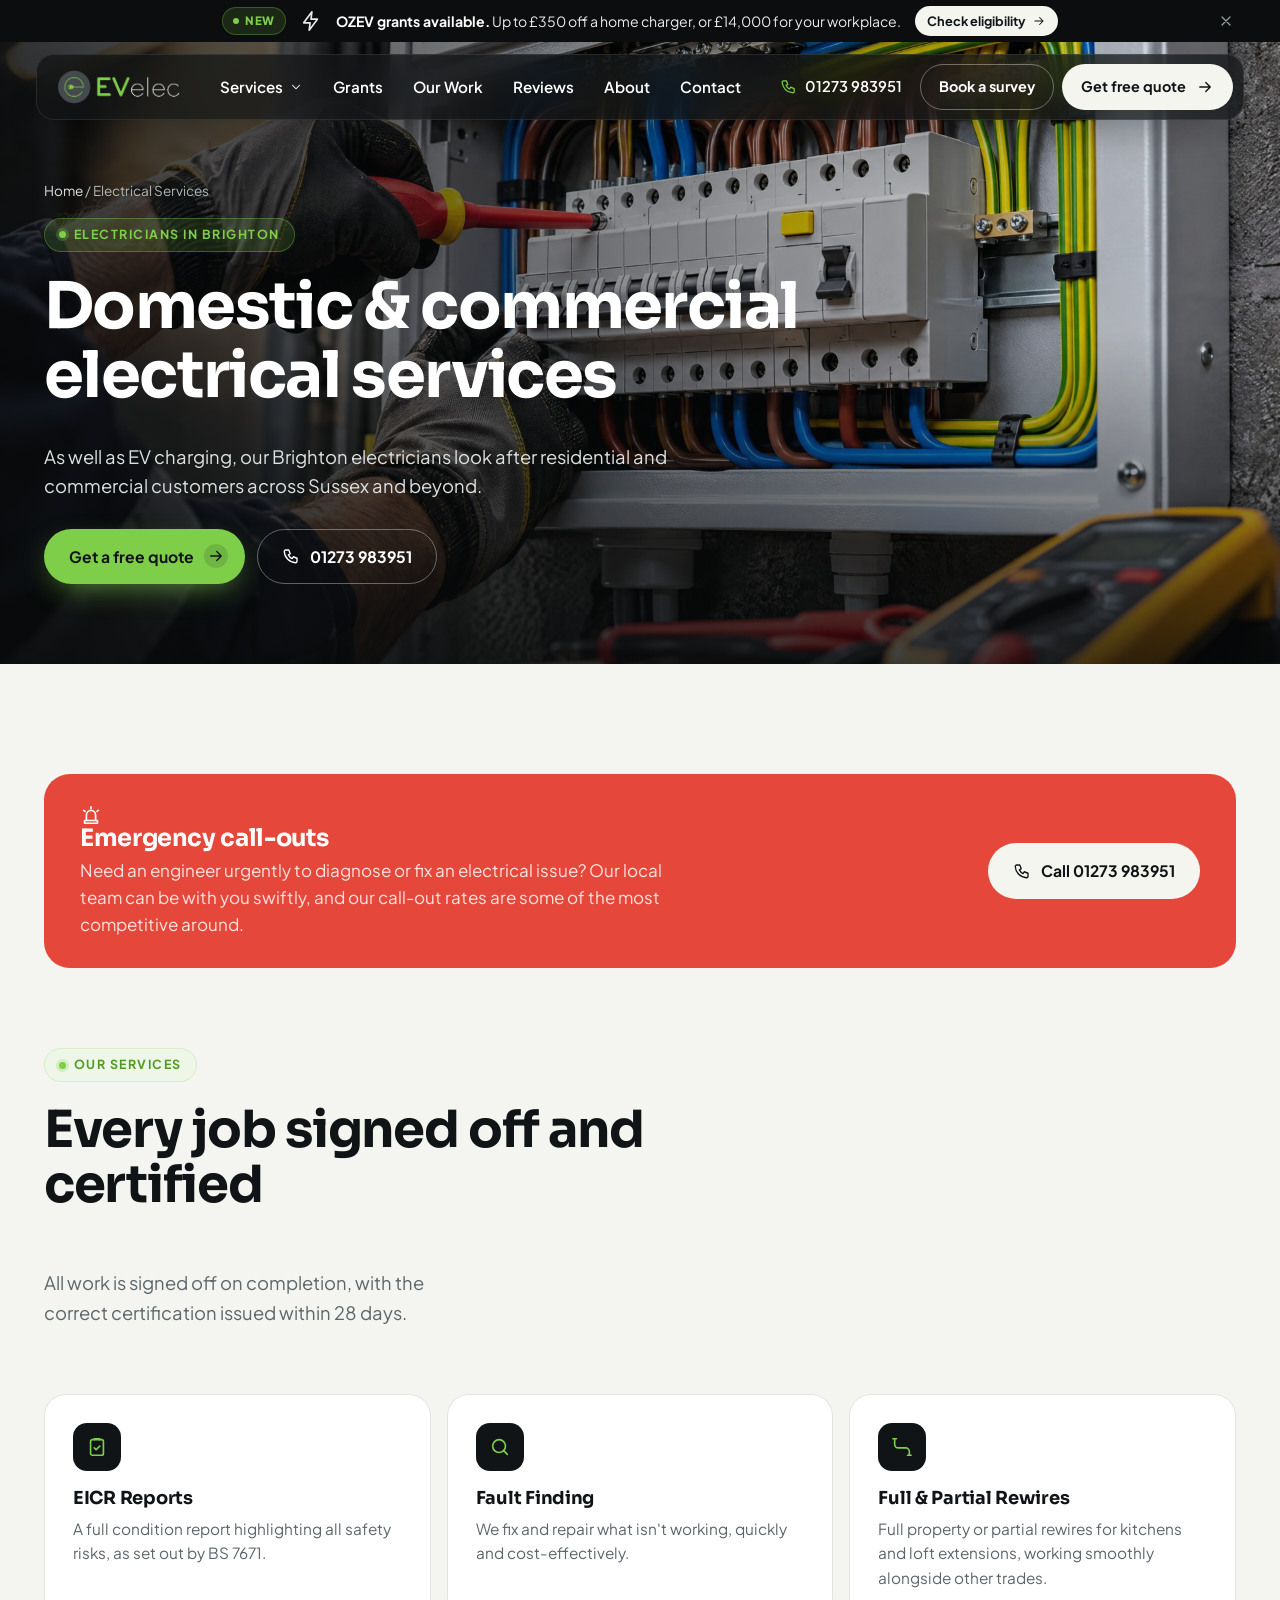
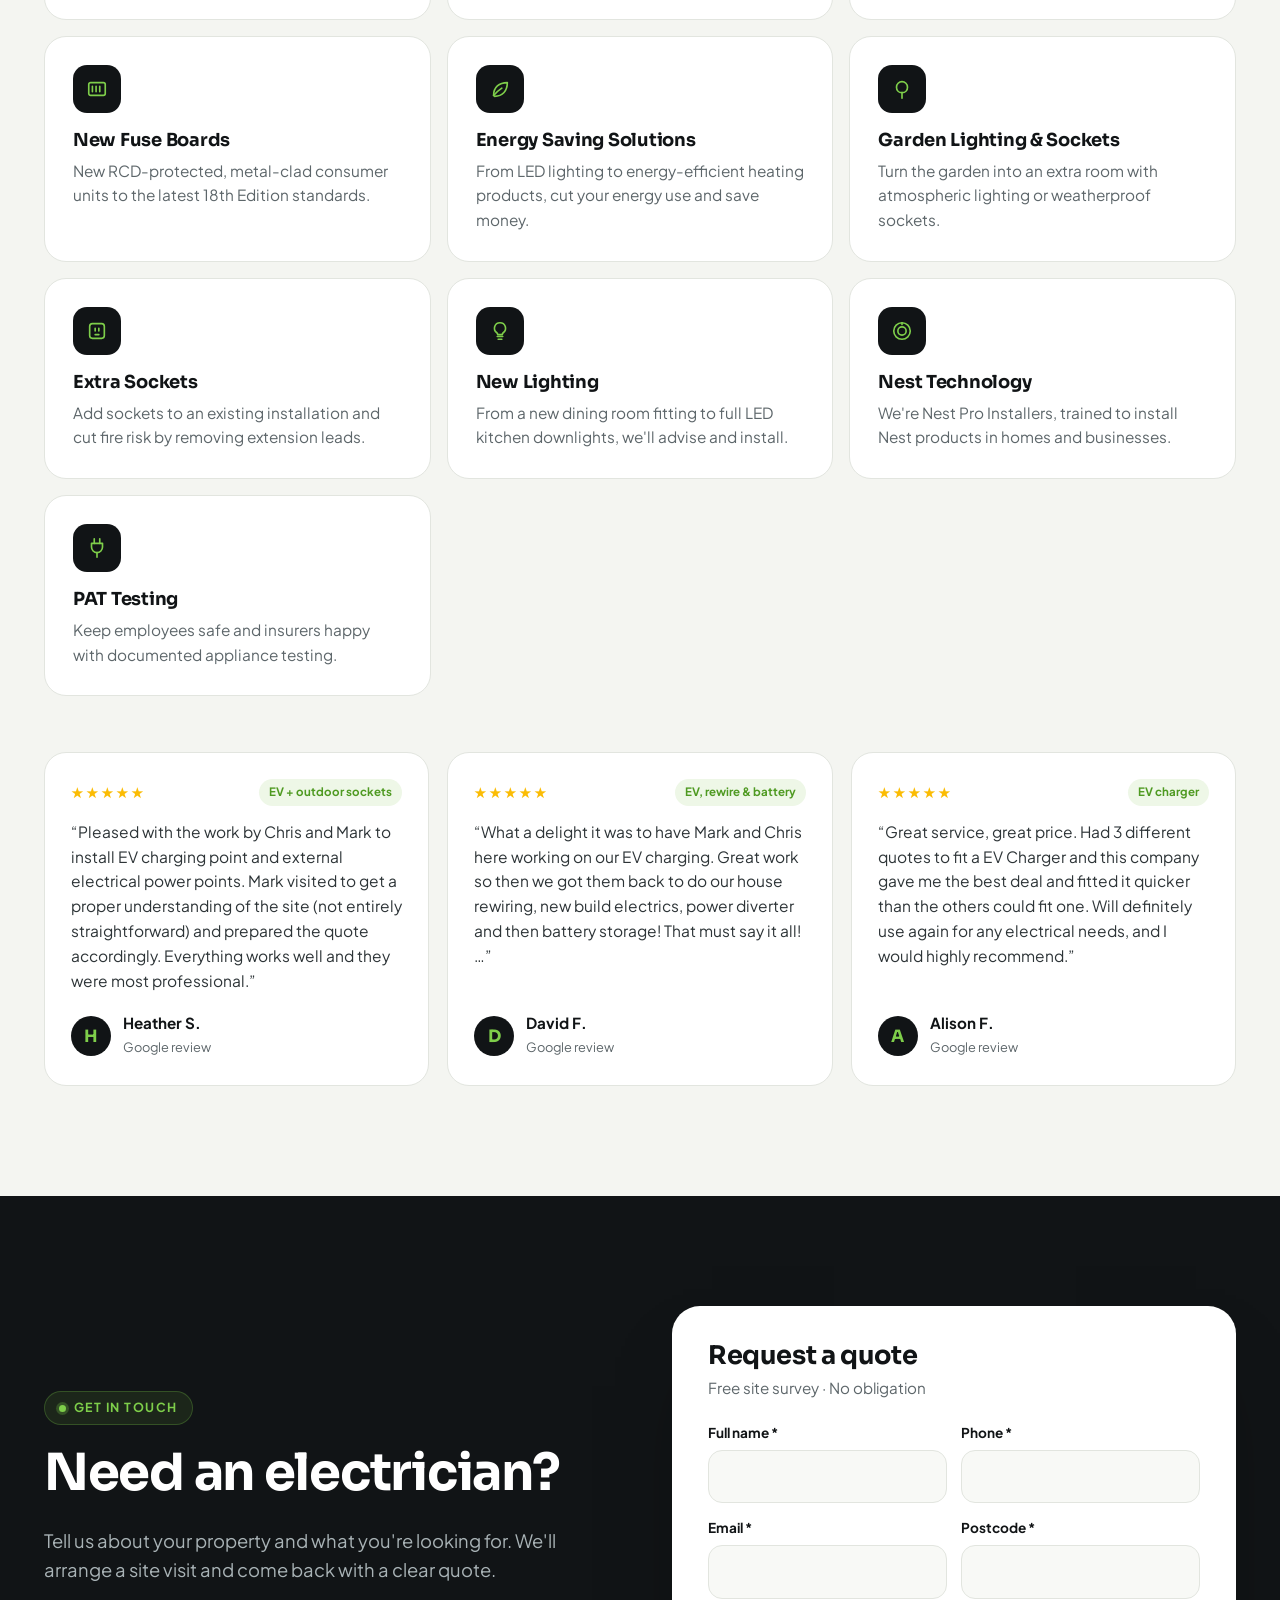
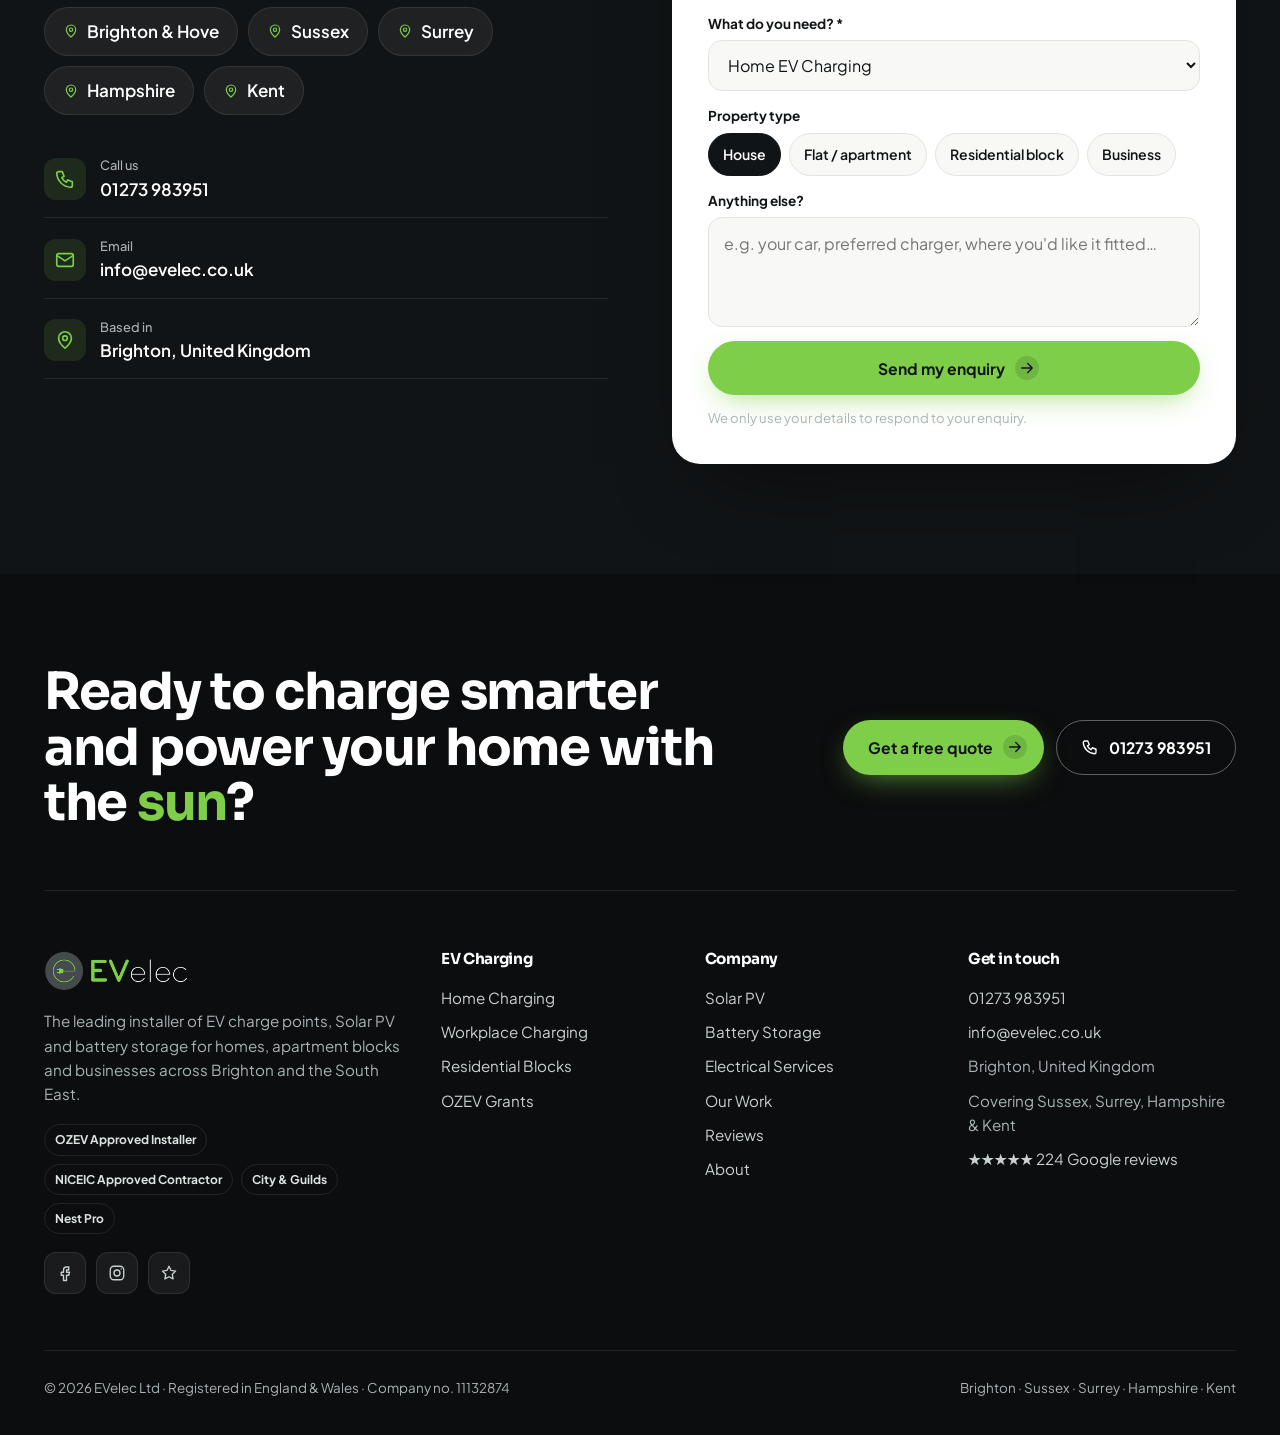
<file: site/electrical-services.html>
<!doctype html>
<html lang="en-GB">
<head>
<meta charset="utf-8">
<meta name="viewport" content="width=device-width, initial-scale=1, viewport-fit=cover">
<title>Electricians in Brighton & Sussex | EICR, Rewires, Fuse Boards | EVelec</title>
<meta name="description" content="Domestic and commercial electricians in Brighton and Sussex: emergency call-outs, EICRs, fault finding, rewires, fuse boards, lighting, Nest and PAT testing.">
<link rel="canonical" href="https://www.evelec.co.uk/electrical-services.html">
<meta property="og:type" content="website"><meta property="og:title" content="Electricians in Brighton & Sussex | EICR, Rewires, Fuse Boards | EVelec"><meta property="og:description" content="Domestic and commercial electricians in Brighton and Sussex: emergency call-outs, EICRs, fault finding, rewires, fuse boards, lighting, Nest and PAT testing.">
<meta property="og:image" content="https://www.evelec.co.uk/assets/img/svc-electrical.jpg">
<meta name="theme-color" content="#111416">
<link rel="icon" type="image/png" href="assets/img/favicon.png">
<link rel="preconnect" href="https://fonts.googleapis.com"><link rel="preconnect" href="https://fonts.gstatic.com" crossorigin>
<link href="https://fonts.googleapis.com/css2?family=Plus+Jakarta+Sans:wght@400;500;600;700;800&family=Sora:wght@600;700;800&display=swap" rel="stylesheet">
<link rel="stylesheet" href="assets/style.css">
<script type="application/ld+json">{"@context":"https://schema.org","@type":"Electrician","name":"EVelec Ltd","url":"https://www.evelec.co.uk","telephone":"+441273983951","email":"info@evelec.co.uk","image":"https://www.evelec.co.uk/assets/img/evelec-logo.png","address":{"@type":"PostalAddress","addressLocality":"Brighton","addressCountry":"GB"},"areaServed":["Brighton","Sussex","Surrey","Hampshire","Kent"],"sameAs":["https://www.facebook.com/EVelecUK/","https://www.instagram.com/evelecltd/"],"aggregateRating":{"@type":"AggregateRating","ratingValue":"5","reviewCount":"224"}}</script>
</head>
<body>
<div class="topwrap">
<div class="announce"><div class="wrap">
  <span class="new">NEW</span>
  <span><svg class="icon" viewBox="0 0 24 24" aria-hidden="true"><path d="M13 2 4 14h7l-1 8 9-12h-7z"/></svg></span>
  <span><b>OZEV grants available.</b> <span class="msg-long">Up to £350 off a home charger, or £14,000 for your workplace.</span></span>
  <a class="go" href="ozev-grant.html">Check eligibility <svg class="icon" viewBox="0 0 24 24" aria-hidden="true"><path d="M5 12h14M13 6l6 6-6 6"/></svg></a>
  <button class="x" aria-label="Dismiss"><svg class="icon" viewBox="0 0 24 24" aria-hidden="true"><path d="M6 6l12 12M18 6 6 18"/></svg></button>
</div></div>
<div class="navbar"><div class="nav-inner">
  <a class="brand" href="index.html" aria-label="EVelec home"><img src="assets/img/evelec-logo-white.png" alt="EVelec" width="123" height="34"></a>
  <ul class="nav-links">
    <li><button data-mega aria-expanded="false" aria-haspopup="true">Services <svg class="icon chev" viewBox="0 0 24 24" aria-hidden="true"><path d="m6 9 6 6 6-6"/></svg></button></li>
    <li><a href="ozev-grant.html">Grants</a></li><li><a href="our-work.html">Our Work</a></li><li><a href="reviews.html">Reviews</a></li><li><a href="about.html">About</a></li><li><a href="contact.html">Contact</a></li>
  </ul>
  <div class="nav-right">
    <a class="phone" href="tel:+441273983951"><svg class="icon" viewBox="0 0 24 24" aria-hidden="true"><path d="M5 4h4l2 5-2.5 1.5a11 11 0 0 0 5 5L15 13l5 2v4a2 2 0 0 1-2 2A16 16 0 0 1 3 6a2 2 0 0 1 2-2"/></svg> 01273 983951</a>
    <a class="btn btn-outline" href="contact.html?service=Site%20survey">Book a survey</a>
    <a class="btn btn-light" href="contact.html">Get free quote <svg class="icon" viewBox="0 0 24 24" aria-hidden="true"><path d="M5 12h14M13 6l6 6-6 6"/></svg></a>
  </div>
  <button class="burger" data-sheet aria-label="Open menu"><svg class="icon" viewBox="0 0 24 24" aria-hidden="true"><path d="M4 7h16M4 12h16M4 17h16"/></svg></button>
</div><div class="mega" role="region" aria-label="Services menu">
  <div class="mega-side">
    <div class="mega-label">Tailored solutions for</div>
    <a class="tailored" href="ev-charging.html#home"><span>Homeowners<small>Chargers, solar &amp; batteries</small></span><span class="go"><svg class="icon" viewBox="0 0 24 24" aria-hidden="true"><path d="M5 12h14M13 6l6 6-6 6"/></svg></span></a>
    <a class="tailored" href="ev-charging.html#workplace"><span>Businesses &amp; landlords<small>Workplace &amp; residential blocks</small></span><span class="go"><svg class="icon" viewBox="0 0 24 24" aria-hidden="true"><path d="M5 12h14M13 6l6 6-6 6"/></svg></span></a>
    <div class="mega-label" style="margin-top:8px">Watch</div>
    <a class="tour" href="index.html#top"><div class="thumb" style="background-image:url(assets/img/hero-2-aerial.jpg)"><span class="play"><svg class="icon" viewBox="0 0 24 24" aria-hidden="true"><path d="M7 4v16l13-8z"/></svg></span><span class="cap">The EVelec film</span></div>
      <div class="meta"><span>Charge. Generate. Store.<small>See what we do in 20 seconds</small></span></div></a>
  </div>
  <div class="mega-main">
    <div class="mega-col"><div class="mega-label"><svg class="icon" viewBox="0 0 24 24" aria-hidden="true"><path d="M5 21V5a2 2 0 0 1 2-2h6a2 2 0 0 1 2 2v16"/><path d="M3 21h14"/><path d="M15 9h2a2 2 0 0 1 2 2v5a1.5 1.5 0 0 0 3 0V8l-3-3"/><path d="m10 7-2 4h4l-2 4"/></svg> EV Charging</div>
      <a class="mi" href="ev-charging.html#home"><span class="ib"><svg class="icon" viewBox="0 0 24 24" aria-hidden="true"><path d="M3 10.5 12 3l9 7.5"/><path d="M5 9.5V21h14V9.5"/><path d="M10 21v-6h4v6"/></svg></span><span><b>Home Charging</b><small>Smart chargers fitted at home</small></span></a>
      <a class="mi" href="ev-charging.html#workplace"><span class="ib"><svg class="icon" viewBox="0 0 24 24" aria-hidden="true"><rect x="3" y="7" width="18" height="13" rx="2"/><path d="M8 7V5a2 2 0 0 1 2-2h4a2 2 0 0 1 2 2v2"/><path d="M3 13h18"/></svg></span><span><b>Workplace Charging</b><small>Up to £14,000 OZEV funding</small></span></a>
      <a class="mi" href="ev-charging.html#residential"><span class="ib"><svg class="icon" viewBox="0 0 24 24" aria-hidden="true"><rect x="4" y="3" width="16" height="18" rx="1"/><path d="M9 7h1M14 7h1M9 11h1M14 11h1M9 15h1M14 15h1"/><path d="M10 21v-3h4v3"/></svg></span><span><b>Residential Blocks</b><small>Managed, billable charging</small></span></a>
      <a class="mi" href="ozev-grant.html"><span class="ib"><svg class="icon" viewBox="0 0 24 24" aria-hidden="true"><path d="M16 7a4 4 0 0 0-7 2.5V19"/><path d="M6 19h11"/><path d="M6 13h8"/></svg></span><span><b>OZEV Grants<span class="tag">Save £350</span></b><small>We handle the paperwork</small></span></a>
    </div>
    <div class="mega-col"><div class="mega-label"><svg class="icon" viewBox="0 0 24 24" aria-hidden="true"><circle cx="12" cy="12" r="4"/><path d="M12 2v2M12 20v2M4.9 4.9l1.4 1.4M17.7 17.7l1.4 1.4M2 12h2M20 12h2M4.9 19.1l1.4-1.4M17.7 6.3l1.4-1.4"/></svg> Renewables</div>
      <a class="mi" href="solar-pv.html"><span class="ib"><svg class="icon" viewBox="0 0 24 24" aria-hidden="true"><circle cx="12" cy="12" r="4"/><path d="M12 2v2M12 20v2M4.9 4.9l1.4 1.4M17.7 17.7l1.4 1.4M2 12h2M20 12h2M4.9 19.1l1.4-1.4M17.7 6.3l1.4-1.4"/></svg></span><span><b>Solar PV</b><small>0% VAT · cut your bills</small></span></a>
      <a class="mi" href="battery-storage.html"><span class="ib"><svg class="icon" viewBox="0 0 24 24" aria-hidden="true"><rect x="2" y="7" width="17" height="10" rx="2"/><path d="M22 11v2"/><path d="m11 9-2 3h4l-2 3"/></svg></span><span><b>Battery Storage</b><small>Store cheap-rate &amp; solar energy</small></span></a>
      <a class="mi" href="solar-pv.html#together"><span class="ib"><svg class="icon" viewBox="0 0 24 24" aria-hidden="true"><path d="m12 3 9 5-9 5-9-5z"/><path d="m3 13 9 5 9-5"/></svg></span><span><b>Solar + Battery + EV</b><small>One connected system</small></span></a>
      <a class="mi" href="solar-pv.html#together"><span class="ib"><svg class="icon" viewBox="0 0 24 24" aria-hidden="true"><path d="M12 3s6 6.5 6 11a6 6 0 0 1-12 0c0-4.5 6-11 6-11z"/></svg></span><span><b>Hot Water Diverters</b><small>myenergi eddi &amp; Solar Boost</small></span></a>
    </div>
    <div class="mega-col"><div class="mega-label"><svg class="icon" viewBox="0 0 24 24" aria-hidden="true"><path d="M13 2 4 14h7l-1 8 9-12h-7z"/></svg> Electrical</div>
      <a class="mi" href="electrical-services.html#emergency"><span class="ib"><svg class="icon" viewBox="0 0 24 24" aria-hidden="true"><path d="M7 18v-6a5 5 0 0 1 10 0v6"/><path d="M5 21h14v-3H5z"/><path d="M12 3v2M4 7l1.5 1M20 7l-1.5 1"/></svg></span><span><b>Emergency Call-outs<span class="tag red">Urgent</span></b><small>A local engineer, fast</small></span></a>
      <a class="mi" href="electrical-services.html"><span class="ib"><svg class="icon" viewBox="0 0 24 24" aria-hidden="true"><rect x="5" y="4" width="14" height="17" rx="2"/><path d="M9 4V3h6v1"/><path d="m9 13 2 2 4-4"/></svg></span><span><b>EICR Reports</b><small>Safety reports to BS 7671</small></span></a>
      <a class="mi" href="electrical-services.html"><span class="ib"><svg class="icon" viewBox="0 0 24 24" aria-hidden="true"><rect x="3" y="5" width="18" height="14" rx="2"/><path d="M7 9v6M11 9v6M15 9v6"/></svg></span><span><b>Rewires &amp; Fuse Boards</b><small>18th Edition consumer units</small></span></a>
      <a class="mi" href="electrical-services.html"><span class="ib"><svg class="icon" viewBox="0 0 24 24" aria-hidden="true"><path d="M9 2v5M15 2v5"/><path d="M6 7h12v4a6 6 0 0 1-12 0z"/><path d="M12 17v5"/></svg></span><span><b>PAT, Lighting &amp; Nest</b><small>Plus sockets &amp; garden lighting</small></span></a>
    </div>
    <div class="mega-foot"><span class="stars-row" style="display:flex;align-items:center;gap:8px;color:var(--muted);font-weight:600"><span class="stars">★★★★★</span>224 five-star reviews on Google</span>
      <a href="index.html#services">See all services <span class="dot"><svg class="icon" viewBox="0 0 24 24" aria-hidden="true"><path d="M5 12h14M13 6l6 6-6 6"/></svg></span></a></div>
  </div>
</div></div>
</div><div class="sheet" aria-label="Menu">
  <div class="sheet-top"><img src="assets/img/evelec-logo-white.png" alt="EVelec"><button data-sheet aria-label="Close menu"><svg class="icon" viewBox="0 0 24 24" aria-hidden="true"><path d="M6 6l12 12M18 6 6 18"/></svg></button></div>
  <a class="sl" href="index.html">Home</a>
  <details open><summary>Services <svg class="icon chev" viewBox="0 0 24 24" aria-hidden="true"><path d="m6 9 6 6 6-6"/></svg></summary><div class="sub">
    <a href="ev-charging.html#home"><svg class="icon" viewBox="0 0 24 24" aria-hidden="true"><path d="M3 10.5 12 3l9 7.5"/><path d="M5 9.5V21h14V9.5"/><path d="M10 21v-6h4v6"/></svg> Home Charging</a><a href="ev-charging.html#workplace"><svg class="icon" viewBox="0 0 24 24" aria-hidden="true"><rect x="3" y="7" width="18" height="13" rx="2"/><path d="M8 7V5a2 2 0 0 1 2-2h4a2 2 0 0 1 2 2v2"/><path d="M3 13h18"/></svg> Workplace Charging</a>
    <a href="ev-charging.html#residential"><svg class="icon" viewBox="0 0 24 24" aria-hidden="true"><rect x="4" y="3" width="16" height="18" rx="1"/><path d="M9 7h1M14 7h1M9 11h1M14 11h1M9 15h1M14 15h1"/><path d="M10 21v-3h4v3"/></svg> Residential Blocks</a><a href="solar-pv.html"><svg class="icon" viewBox="0 0 24 24" aria-hidden="true"><circle cx="12" cy="12" r="4"/><path d="M12 2v2M12 20v2M4.9 4.9l1.4 1.4M17.7 17.7l1.4 1.4M2 12h2M20 12h2M4.9 19.1l1.4-1.4M17.7 6.3l1.4-1.4"/></svg> Solar PV</a>
    <a href="battery-storage.html"><svg class="icon" viewBox="0 0 24 24" aria-hidden="true"><rect x="2" y="7" width="17" height="10" rx="2"/><path d="M22 11v2"/><path d="m11 9-2 3h4l-2 3"/></svg> Battery Storage</a><a href="electrical-services.html"><svg class="icon" viewBox="0 0 24 24" aria-hidden="true"><path d="M13 2 4 14h7l-1 8 9-12h-7z"/></svg> Electrical Services</a>
  </div></details>
  <a class="sl" href="ozev-grant.html">Grants</a><a class="sl" href="our-work.html">Our Work</a><a class="sl" href="reviews.html">Reviews</a><a class="sl" href="about.html">About</a><a class="sl" href="contact.html">Contact</a>
  <div class="btn-row"><a class="btn btn-outline" href="tel:+441273983951"><svg class="icon" viewBox="0 0 24 24" aria-hidden="true"><path d="M5 4h4l2 5-2.5 1.5a11 11 0 0 0 5 5L15 13l5 2v4a2 2 0 0 1-2 2A16 16 0 0 1 3 6a2 2 0 0 1 2-2"/></svg> Call</a><a class="btn btn-green" href="contact.html">Free quote</a></div>
</div>
<main id="top">
<section class="phero"><video class="" muted loop playsinline preload="none" poster="assets/img/svc-electrical.jpg" data-src="assets/video/svc-electrical.mp4" data-inview aria-hidden="true"></video><div class="wrap">
<div class="crumbs"><a href="index.html">Home</a> / Electrical Services</div>
<div class="pill-label" style="background:rgba(126,206,74,.14);border-color:rgba(126,206,74,.35);color:var(--green)">Electricians in Brighton</div>
<h1>Domestic &amp; commercial electrical services</h1><p class="lead">As well as EV charging, our Brighton electricians look after residential and commercial customers across Sussex and beyond.</p>
<div class="btn-row" style="margin-top:28px"><a class="btn btn-green" href="contact.html?service=Electrical%20Services">Get a free quote <span class="arr"><svg class="icon" viewBox="0 0 24 24" aria-hidden="true"><path d="M5 12h14M13 6l6 6-6 6"/></svg></span></a><a class="btn btn-outline" href="tel:+441273983951"><svg class="icon" viewBox="0 0 24 24" aria-hidden="true"><path d="M5 4h4l2 5-2.5 1.5a11 11 0 0 0 5 5L15 13l5 2v4a2 2 0 0 1-2 2A16 16 0 0 1 3 6a2 2 0 0 1 2-2"/></svg> 01273 983951</a></div>
</div></section>
<section class="section" id="emergency"><div class="wrap">
  <div class="emergency rv"><div><h3><svg class="icon" viewBox="0 0 24 24" aria-hidden="true"><path d="M7 18v-6a5 5 0 0 1 10 0v6"/><path d="M5 21h14v-3H5z"/><path d="M12 3v2M4 7l1.5 1M20 7l-1.5 1"/></svg> Emergency call-outs</h3><p>Need an engineer urgently to diagnose or fix an electrical issue? Our local team can be with you swiftly, and our call-out rates are some of the most competitive around.</p></div>
  <a class="btn btn-light" href="tel:+441273983951"><svg class="icon" viewBox="0 0 24 24" aria-hidden="true"><path d="M5 4h4l2 5-2.5 1.5a11 11 0 0 0 5 5L15 13l5 2v4a2 2 0 0 1-2 2A16 16 0 0 1 3 6a2 2 0 0 1 2-2"/></svg> Call 01273 983951</a></div>
  <div class="head-row" style="margin-top:80px"><div class="head rv"><div class="pill-label">Our services</div><h2>Every job signed off and certified</h2></div>
  <p class="lead rv d1" style="max-width:420px">All work is signed off on completion, with the correct certification issued within 28 days.</p></div>
  <div class="svc-list"><div class="card rv"><div class="ic"><svg class="icon" viewBox="0 0 24 24" aria-hidden="true"><rect x="5" y="4" width="14" height="17" rx="2"/><path d="M9 4V3h6v1"/><path d="m9 13 2 2 4-4"/></svg></div><h3>EICR Reports</h3><p>A full condition report highlighting all safety risks, as set out by BS 7671.</p></div><div class="card rv d1"><div class="ic"><svg class="icon" viewBox="0 0 24 24" aria-hidden="true"><circle cx="11" cy="11" r="7"/><path d="m20 20-4-4"/></svg></div><h3>Fault Finding</h3><p>We fix and repair what isn't working, quickly and cost-effectively.</p></div><div class="card rv d2"><div class="ic"><svg class="icon" viewBox="0 0 24 24" aria-hidden="true"><path d="M4 3v6a4 4 0 0 0 4 4h8a4 4 0 0 1 4 4v4"/><path d="M2 3h4M18 21h4"/></svg></div><h3>Full &amp; Partial Rewires</h3><p>Full property or partial rewires for kitchens and loft extensions, working smoothly alongside other trades.</p></div><div class="card rv"><div class="ic"><svg class="icon" viewBox="0 0 24 24" aria-hidden="true"><rect x="3" y="5" width="18" height="14" rx="2"/><path d="M7 9v6M11 9v6M15 9v6"/></svg></div><h3>New Fuse Boards</h3><p>New RCD-protected, metal-clad consumer units to the latest 18th Edition standards.</p></div><div class="card rv d1"><div class="ic"><svg class="icon" viewBox="0 0 24 24" aria-hidden="true"><path d="M5 19c0-9 6-14 15-14 0 9-5 15-14 15"/><path d="M5 19c3-4 6-6 9-8"/></svg></div><h3>Energy Saving Solutions</h3><p>From LED lighting to energy-efficient heating products, cut your energy use and save money.</p></div><div class="card rv d2"><div class="ic"><svg class="icon" viewBox="0 0 24 24" aria-hidden="true"><path d="M12 22v-6"/><path d="M12 16c-4 0-6-3-6-6a6 6 0 0 1 12 0c0 3-2 6-6 6z"/></svg></div><h3>Garden Lighting &amp; Sockets</h3><p>Turn the garden into an extra room with atmospheric lighting or weatherproof sockets.</p></div><div class="card rv"><div class="ic"><svg class="icon" viewBox="0 0 24 24" aria-hidden="true"><rect x="4" y="4" width="16" height="16" rx="3"/><path d="M10 9v3M14 9v3M10 16h4"/></svg></div><h3>Extra Sockets</h3><p>Add sockets to an existing installation and cut fire risk by removing extension leads.</p></div><div class="card rv d1"><div class="ic"><svg class="icon" viewBox="0 0 24 24" aria-hidden="true"><path d="M9 18h6M10 21h4"/><path d="M12 3a6 6 0 0 0-3.5 10.9c.6.5 1 1.2 1 2.1h5c0-.9.4-1.6 1-2.1A6 6 0 0 0 12 3z"/></svg></div><h3>New Lighting</h3><p>From a new dining room fitting to full LED kitchen downlights, we'll advise and install.</p></div><div class="card rv d2"><div class="ic"><svg class="icon" viewBox="0 0 24 24" aria-hidden="true"><circle cx="12" cy="12" r="9"/><circle cx="12" cy="12" r="4.5"/><path d="M12 3v2"/></svg></div><h3>Nest Technology</h3><p>We're Nest Pro Installers, trained to install Nest products in homes and businesses.</p></div><div class="card rv"><div class="ic"><svg class="icon" viewBox="0 0 24 24" aria-hidden="true"><path d="M9 2v5M15 2v5"/><path d="M6 7h12v4a6 6 0 0 1-12 0z"/><path d="M12 17v5"/></svg></div><h3>PAT Testing</h3><p>Keep employees safe and insurers happy with documented appliance testing.</p></div></div>
  <div class="rgrid" style="margin-top:56px"><article class="rcard"><div class="top"><span class="stars" aria-label="5 out of 5 stars">★★★★★</span><span class="svc-tag">EV + outdoor sockets</span></div>
<p>“Pleased with the work by Chris and Mark to install EV charging point and external electrical power points. Mark visited to get a proper understanding of the site (not entirely straightforward) and prepared the quote accordingly. Everything works well and they were most professional.”</p><div class="who"><span class="av">H</span><div><b>Heather S.</b><small>Google review</small></div></div></article><article class="rcard"><div class="top"><span class="stars" aria-label="5 out of 5 stars">★★★★★</span><span class="svc-tag">EV, rewire &amp; battery</span></div>
<p>“What a delight it was to have Mark and Chris here working on our EV charging. Great work so then we got them back to do our house rewiring, new build electrics, power diverter and then battery storage! That must say it all! …”</p><div class="who"><span class="av">D</span><div><b>David F.</b><small>Google review</small></div></div></article><article class="rcard"><div class="top"><span class="stars" aria-label="5 out of 5 stars">★★★★★</span><span class="svc-tag">EV charger</span></div>
<p>“Great service, great price. Had 3 different quotes to fit a EV Charger and this company gave me the best deal and fitted it quicker than the others could fit one. Will definitely use again for any electrical needs, and I would highly recommend.”</p><div class="who"><span class="av">A</span><div><b>Alison F.</b><small>Google review</small></div></div></article></div>
</div></section>
<section class="section dark" id="quote"><div class="wrap split">
<div class="rv"><div class="pill-label">Get in touch</div><h2>Need an electrician?</h2>
<p class="lead">Tell us about your property and what you're looking for. We'll arrange a site visit and come back with a clear quote.</p>
<div class="areas"><span><svg class="icon" viewBox="0 0 24 24" aria-hidden="true"><path d="M12 21s-7-6.2-7-11a7 7 0 0 1 14 0c0 4.8-7 11-7 11z"/><circle cx="12" cy="10" r="2.5"/></svg>Brighton & Hove</span><span><svg class="icon" viewBox="0 0 24 24" aria-hidden="true"><path d="M12 21s-7-6.2-7-11a7 7 0 0 1 14 0c0 4.8-7 11-7 11z"/><circle cx="12" cy="10" r="2.5"/></svg>Sussex</span><span><svg class="icon" viewBox="0 0 24 24" aria-hidden="true"><path d="M12 21s-7-6.2-7-11a7 7 0 0 1 14 0c0 4.8-7 11-7 11z"/><circle cx="12" cy="10" r="2.5"/></svg>Surrey</span><span><svg class="icon" viewBox="0 0 24 24" aria-hidden="true"><path d="M12 21s-7-6.2-7-11a7 7 0 0 1 14 0c0 4.8-7 11-7 11z"/><circle cx="12" cy="10" r="2.5"/></svg>Hampshire</span><span><svg class="icon" viewBox="0 0 24 24" aria-hidden="true"><path d="M12 21s-7-6.2-7-11a7 7 0 0 1 14 0c0 4.8-7 11-7 11z"/><circle cx="12" cy="10" r="2.5"/></svg>Kent</span></div>
<div class="contact-lines">
 <a href="tel:+441273983951"><span class="ic"><svg class="icon" viewBox="0 0 24 24" aria-hidden="true"><path d="M5 4h4l2 5-2.5 1.5a11 11 0 0 0 5 5L15 13l5 2v4a2 2 0 0 1-2 2A16 16 0 0 1 3 6a2 2 0 0 1 2-2"/></svg></span><span><small>Call us</small>01273 983951</span></a>
 <a href="mailto:info@evelec.co.uk"><span class="ic"><svg class="icon" viewBox="0 0 24 24" aria-hidden="true"><rect x="3" y="5" width="18" height="14" rx="2"/><path d="m3 7 9 6 9-6"/></svg></span><span><small>Email</small>info@evelec.co.uk</span></a>
 <div><span class="ic"><svg class="icon" viewBox="0 0 24 24" aria-hidden="true"><path d="M12 21s-7-6.2-7-11a7 7 0 0 1 14 0c0 4.8-7 11-7 11z"/><circle cx="12" cy="10" r="2.5"/></svg></span><span><small>Based in</small>Brighton, United Kingdom</span></div>
</div></div>
<form class="quote rv d1" data-endpoint="" data-email="info@evelec.co.uk">
 <h3>Request a quote</h3><p class="sub">Free site survey · No obligation</p>
 <div class="form-row"><div class="field"><label for="q-name">Full name *</label><input id="q-name" name="name" required autocomplete="name"></div>
 <div class="field"><label for="q-phone">Phone *</label><input id="q-phone" name="phone" type="tel" required autocomplete="tel"></div></div>
 <div class="form-row"><div class="field"><label for="q-email">Email *</label><input id="q-email" name="email" type="email" required autocomplete="email"></div>
 <div class="field"><label for="q-post">Postcode *</label><input id="q-post" name="postcode" required autocomplete="postal-code"></div></div>
 <div class="field"><label for="q-svc">What do you need? *</label><select id="q-svc" name="service" required><option>Home EV Charging</option><option>Workplace EV Charging</option><option>Residential Block EV Charging</option><option>Solar PV</option><option>Battery Storage</option><option>Solar + Battery + EV</option><option>Electrical Services</option><option>Emergency Call-out</option><option>Site survey</option><option>OZEV Grant Enquiry</option><option>Other</option></select></div>
 <div class="field"><label>Property type</label><div class="chips">
  <label><input type="radio" name="property" value="House" checked><span>House</span></label>
  <label><input type="radio" name="property" value="Flat / apartment"><span>Flat / apartment</span></label>
  <label><input type="radio" name="property" value="Residential block"><span>Residential block</span></label>
  <label><input type="radio" name="property" value="Business"><span>Business</span></label></div></div>
 <div class="field"><label for="q-msg">Anything else?</label><textarea id="q-msg" name="message" placeholder="e.g. your car, preferred charger, where you'd like it fitted…"></textarea></div>
 <button class="btn btn-green" type="submit" style="width:100%">Send my enquiry <span class="arr"><svg class="icon" viewBox="0 0 24 24" aria-hidden="true"><path d="M5 12h14M13 6l6 6-6 6"/></svg></span></button>
 <p class="form-note">We only use your details to respond to your enquiry.</p>
 <div class="form-success">Thanks! Your enquiry has been sent. We'll be in touch shortly.</div>
</form></div></section>
</main>
<footer class="site"><div class="wrap">
  <div class="foot-cta"><h2>Ready to charge smarter and power your home with the <span class="green">sun</span>?</h2>
    <div class="btn-row"><a class="btn btn-green" href="contact.html">Get a free quote <span class="arr"><svg class="icon" viewBox="0 0 24 24" aria-hidden="true"><path d="M5 12h14M13 6l6 6-6 6"/></svg></span></a><a class="btn btn-outline" href="tel:+441273983951"><svg class="icon" viewBox="0 0 24 24" aria-hidden="true"><path d="M5 4h4l2 5-2.5 1.5a11 11 0 0 0 5 5L15 13l5 2v4a2 2 0 0 1-2 2A16 16 0 0 1 3 6a2 2 0 0 1 2-2"/></svg> 01273 983951</a></div></div>
  <div class="foot-cols">
    <div><img src="assets/img/evelec-logo-white.png" alt="EVelec" width="145" height="40">
      <p>The leading installer of EV charge points, Solar PV and battery storage for homes, apartment blocks and businesses across Brighton and the South East.</p>
      <div class="accred"><span>OZEV Approved Installer</span><span>NICEIC Approved Contractor</span><span>City &amp; Guilds</span><span>Nest Pro</span></div>
      <div class="socials"><a href="https://www.facebook.com/EVelecUK/" target="_blank" rel="noopener" aria-label="Facebook"><svg class="icon" viewBox="0 0 24 24" aria-hidden="true"><path d="M14 8h3V4h-3a4 4 0 0 0-4 4v3H7v4h3v7h4v-7h3l1-4h-4V8z"/></svg></a><a href="https://www.instagram.com/evelecltd/" target="_blank" rel="noopener" aria-label="Instagram"><svg class="icon" viewBox="0 0 24 24" aria-hidden="true"><rect x="3" y="3" width="18" height="18" rx="5"/><circle cx="12" cy="12" r="4"/><path d="M17.5 6.5h.01"/></svg></a><a href="https://maps.app.goo.gl/jSq9Tzx1LCuBsJ2LA" target="_blank" rel="noopener" aria-label="Google reviews"><svg class="icon" viewBox="0 0 24 24" aria-hidden="true"><path d="m12 3 2.7 5.6 6.1.9-4.4 4.3 1 6.1L12 17l-5.4 2.9 1-6.1-4.4-4.3 6.1-.9z"/></svg></a></div>
    </div>
    <div><h4>EV Charging</h4><ul><li><a href="ev-charging.html#home">Home Charging</a></li><li><a href="ev-charging.html#workplace">Workplace Charging</a></li><li><a href="ev-charging.html#residential">Residential Blocks</a></li><li><a href="ozev-grant.html">OZEV Grants</a></li></ul></div>
    <div><h4>Company</h4><ul><li><a href="solar-pv.html">Solar PV</a></li><li><a href="battery-storage.html">Battery Storage</a></li><li><a href="electrical-services.html">Electrical Services</a></li><li><a href="our-work.html">Our Work</a></li><li><a href="reviews.html">Reviews</a></li><li><a href="about.html">About</a></li></ul></div>
    <div><h4>Get in touch</h4><ul><li><a href="tel:+441273983951">01273 983951</a></li><li><a href="mailto:info@evelec.co.uk">info@evelec.co.uk</a></li><li>Brighton, United Kingdom</li><li>Covering Sussex, Surrey, Hampshire &amp; Kent</li><li><a href="https://maps.app.goo.gl/jSq9Tzx1LCuBsJ2LA" target="_blank" rel="noopener">★★★★★ 224 Google reviews</a></li></ul></div>
  </div>
  <div class="foot-bottom"><span>© <span id="year">2026</span> EVelec Ltd · Registered in England &amp; Wales · Company no. 11132874</span><span>Brighton · Sussex · Surrey · Hampshire · Kent</span></div>
</div></footer>
<div class="mbar"><a class="call" href="tel:+441273983951"><svg class="icon" viewBox="0 0 24 24" aria-hidden="true"><path d="M5 4h4l2 5-2.5 1.5a11 11 0 0 0 5 5L15 13l5 2v4a2 2 0 0 1-2 2A16 16 0 0 1 3 6a2 2 0 0 1 2-2"/></svg> Call us</a><a class="q" href="contact.html"><svg class="icon" viewBox="0 0 24 24" aria-hidden="true"><path d="M13 2 4 14h7l-1 8 9-12h-7z"/></svg> Free quote</a></div>
<script src="assets/main.js"></script>
</body>
</html>
</file>
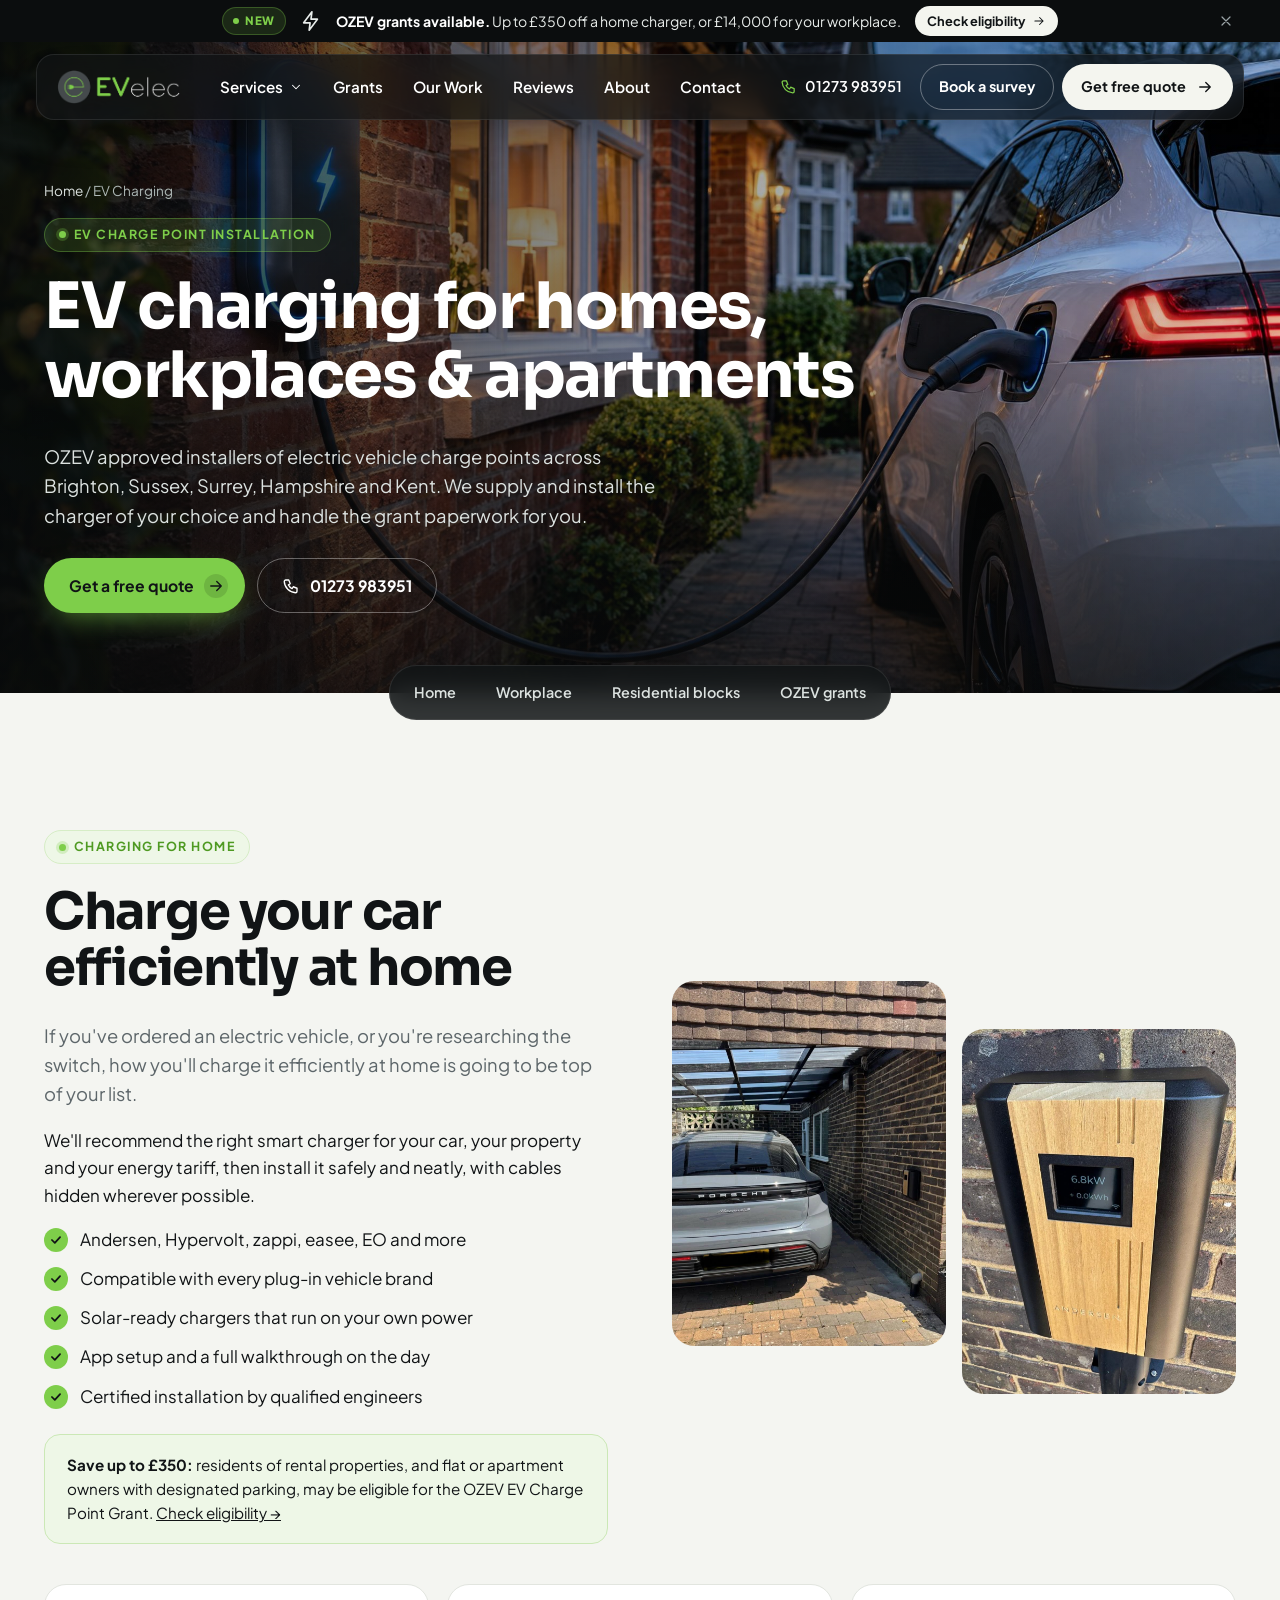
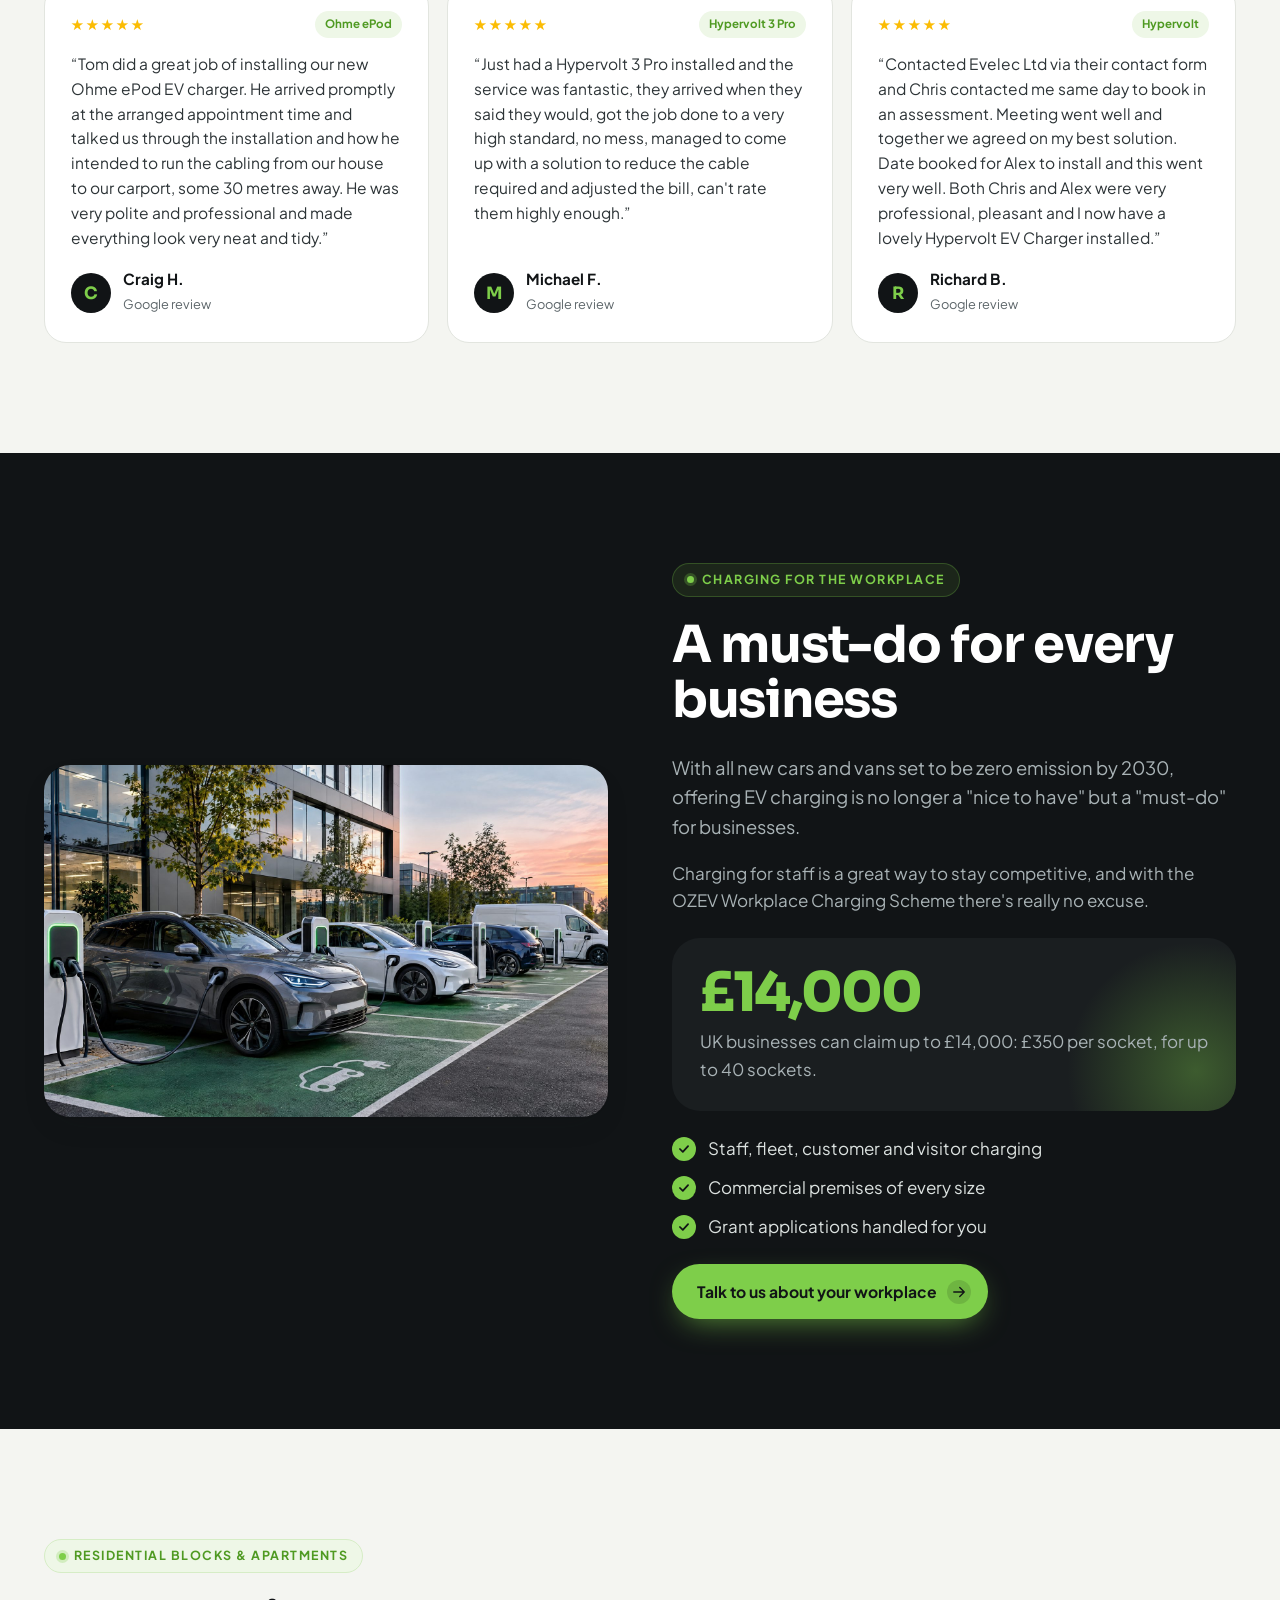
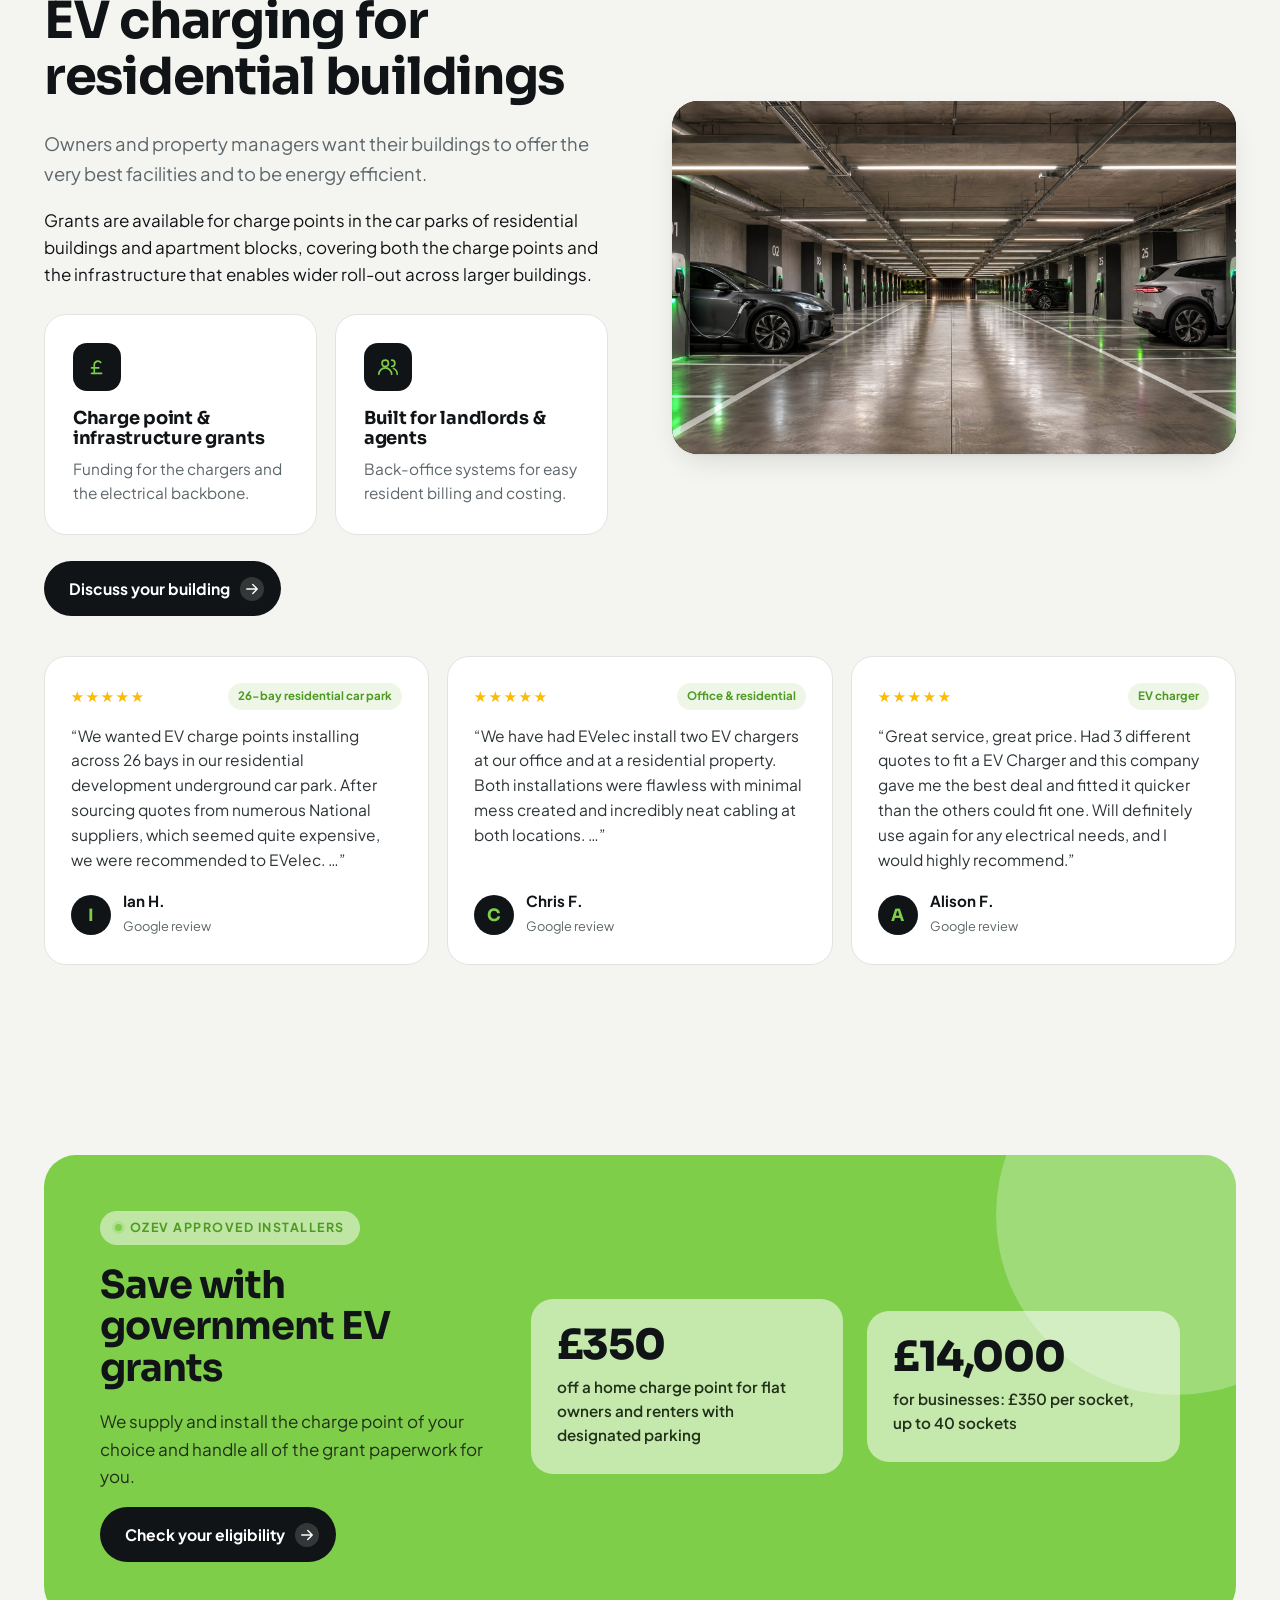
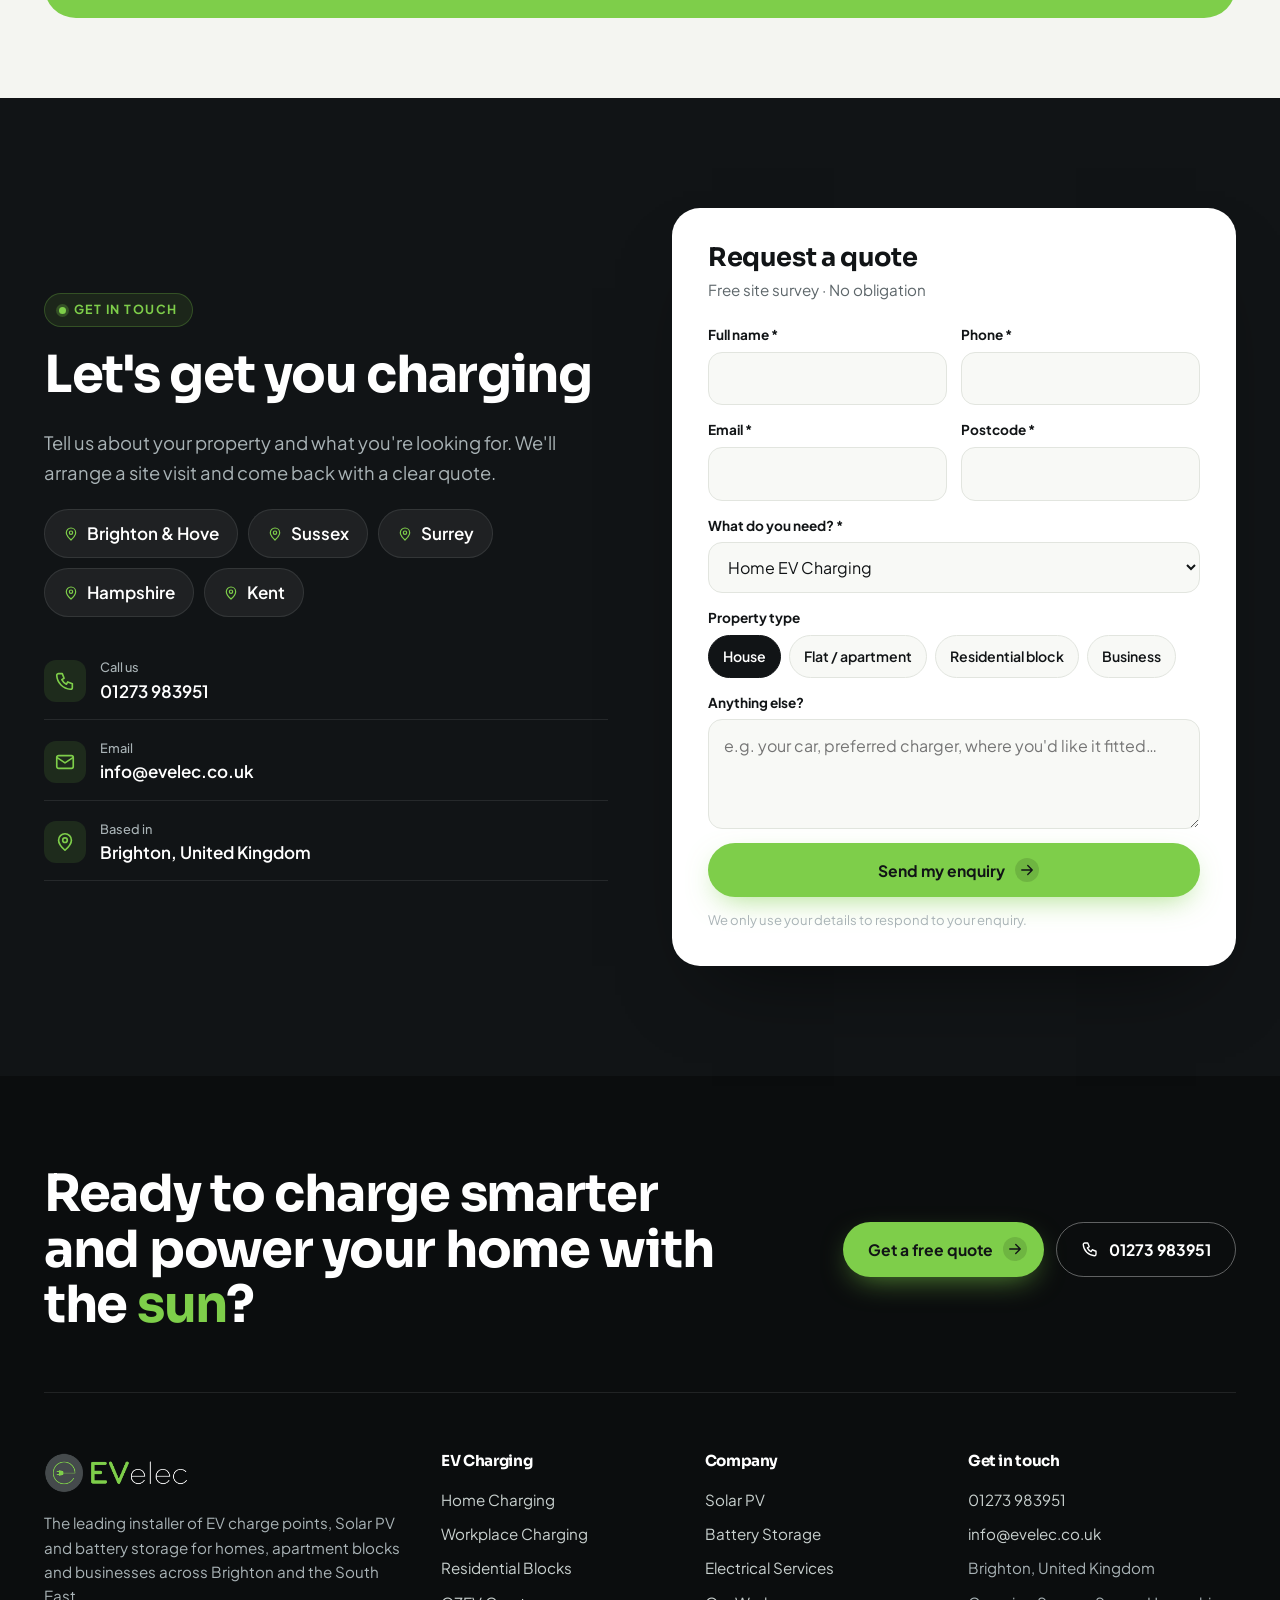
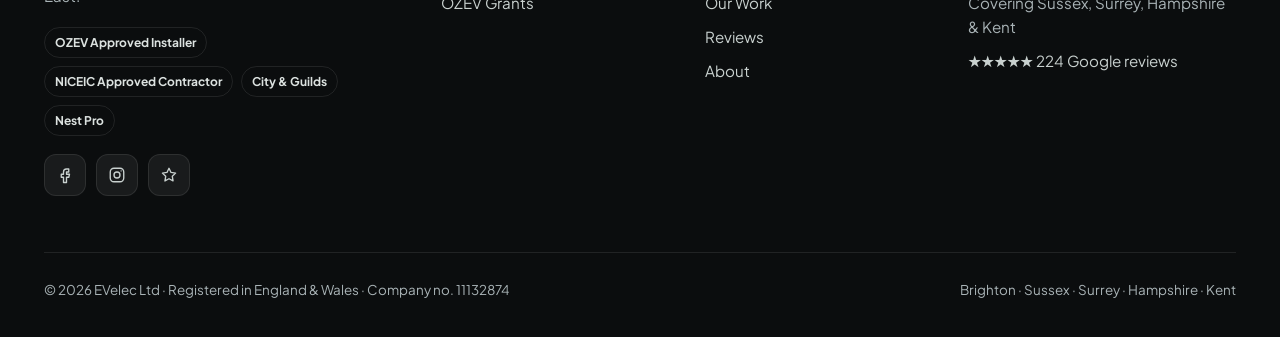
<file: site/ev-charging.html>
<!doctype html>
<html lang="en-GB">
<head>
<meta charset="utf-8">
<meta name="viewport" content="width=device-width, initial-scale=1, viewport-fit=cover">
<title>EV Charger Installation Brighton & Sussex | Home, Workplace & Apartments | EVelec</title>
<meta name="description" content="OZEV approved EV charge point installers for homes, workplaces and residential blocks across Brighton, Sussex, Surrey, Hampshire and Kent.">
<link rel="canonical" href="https://www.evelec.co.uk/ev-charging.html">
<meta property="og:type" content="website"><meta property="og:title" content="EV Charger Installation Brighton & Sussex | Home, Workplace & Apartments | EVelec"><meta property="og:description" content="OZEV approved EV charge point installers for homes, workplaces and residential blocks across Brighton, Sussex, Surrey, Hampshire and Kent.">
<meta property="og:image" content="https://www.evelec.co.uk/assets/img/svc-home.jpg">
<meta name="theme-color" content="#111416">
<link rel="icon" type="image/png" href="assets/img/favicon.png">
<link rel="preconnect" href="https://fonts.googleapis.com"><link rel="preconnect" href="https://fonts.gstatic.com" crossorigin>
<link href="https://fonts.googleapis.com/css2?family=Plus+Jakarta+Sans:wght@400;500;600;700;800&family=Sora:wght@600;700;800&display=swap" rel="stylesheet">
<link rel="stylesheet" href="assets/style.css">
<script type="application/ld+json">{"@context":"https://schema.org","@type":"Electrician","name":"EVelec Ltd","url":"https://www.evelec.co.uk","telephone":"+441273983951","email":"info@evelec.co.uk","image":"https://www.evelec.co.uk/assets/img/evelec-logo.png","address":{"@type":"PostalAddress","addressLocality":"Brighton","addressCountry":"GB"},"areaServed":["Brighton","Sussex","Surrey","Hampshire","Kent"],"sameAs":["https://www.facebook.com/EVelecUK/","https://www.instagram.com/evelecltd/"],"aggregateRating":{"@type":"AggregateRating","ratingValue":"5","reviewCount":"224"}}</script>
</head>
<body>
<div class="topwrap">
<div class="announce"><div class="wrap">
  <span class="new">NEW</span>
  <span><svg class="icon" viewBox="0 0 24 24" aria-hidden="true"><path d="M13 2 4 14h7l-1 8 9-12h-7z"/></svg></span>
  <span><b>OZEV grants available.</b> <span class="msg-long">Up to £350 off a home charger, or £14,000 for your workplace.</span></span>
  <a class="go" href="ozev-grant.html">Check eligibility <svg class="icon" viewBox="0 0 24 24" aria-hidden="true"><path d="M5 12h14M13 6l6 6-6 6"/></svg></a>
  <button class="x" aria-label="Dismiss"><svg class="icon" viewBox="0 0 24 24" aria-hidden="true"><path d="M6 6l12 12M18 6 6 18"/></svg></button>
</div></div>
<div class="navbar"><div class="nav-inner">
  <a class="brand" href="index.html" aria-label="EVelec home"><img src="assets/img/evelec-logo-white.png" alt="EVelec" width="123" height="34"></a>
  <ul class="nav-links">
    <li><button data-mega aria-expanded="false" aria-haspopup="true">Services <svg class="icon chev" viewBox="0 0 24 24" aria-hidden="true"><path d="m6 9 6 6 6-6"/></svg></button></li>
    <li><a href="ozev-grant.html">Grants</a></li><li><a href="our-work.html">Our Work</a></li><li><a href="reviews.html">Reviews</a></li><li><a href="about.html">About</a></li><li><a href="contact.html">Contact</a></li>
  </ul>
  <div class="nav-right">
    <a class="phone" href="tel:+441273983951"><svg class="icon" viewBox="0 0 24 24" aria-hidden="true"><path d="M5 4h4l2 5-2.5 1.5a11 11 0 0 0 5 5L15 13l5 2v4a2 2 0 0 1-2 2A16 16 0 0 1 3 6a2 2 0 0 1 2-2"/></svg> 01273 983951</a>
    <a class="btn btn-outline" href="contact.html?service=Site%20survey">Book a survey</a>
    <a class="btn btn-light" href="contact.html">Get free quote <svg class="icon" viewBox="0 0 24 24" aria-hidden="true"><path d="M5 12h14M13 6l6 6-6 6"/></svg></a>
  </div>
  <button class="burger" data-sheet aria-label="Open menu"><svg class="icon" viewBox="0 0 24 24" aria-hidden="true"><path d="M4 7h16M4 12h16M4 17h16"/></svg></button>
</div><div class="mega" role="region" aria-label="Services menu">
  <div class="mega-side">
    <div class="mega-label">Tailored solutions for</div>
    <a class="tailored" href="ev-charging.html#home"><span>Homeowners<small>Chargers, solar &amp; batteries</small></span><span class="go"><svg class="icon" viewBox="0 0 24 24" aria-hidden="true"><path d="M5 12h14M13 6l6 6-6 6"/></svg></span></a>
    <a class="tailored" href="ev-charging.html#workplace"><span>Businesses &amp; landlords<small>Workplace &amp; residential blocks</small></span><span class="go"><svg class="icon" viewBox="0 0 24 24" aria-hidden="true"><path d="M5 12h14M13 6l6 6-6 6"/></svg></span></a>
    <div class="mega-label" style="margin-top:8px">Watch</div>
    <a class="tour" href="index.html#top"><div class="thumb" style="background-image:url(assets/img/hero-2-aerial.jpg)"><span class="play"><svg class="icon" viewBox="0 0 24 24" aria-hidden="true"><path d="M7 4v16l13-8z"/></svg></span><span class="cap">The EVelec film</span></div>
      <div class="meta"><span>Charge. Generate. Store.<small>See what we do in 20 seconds</small></span></div></a>
  </div>
  <div class="mega-main">
    <div class="mega-col"><div class="mega-label"><svg class="icon" viewBox="0 0 24 24" aria-hidden="true"><path d="M5 21V5a2 2 0 0 1 2-2h6a2 2 0 0 1 2 2v16"/><path d="M3 21h14"/><path d="M15 9h2a2 2 0 0 1 2 2v5a1.5 1.5 0 0 0 3 0V8l-3-3"/><path d="m10 7-2 4h4l-2 4"/></svg> EV Charging</div>
      <a class="mi" href="ev-charging.html#home"><span class="ib"><svg class="icon" viewBox="0 0 24 24" aria-hidden="true"><path d="M3 10.5 12 3l9 7.5"/><path d="M5 9.5V21h14V9.5"/><path d="M10 21v-6h4v6"/></svg></span><span><b>Home Charging</b><small>Smart chargers fitted at home</small></span></a>
      <a class="mi" href="ev-charging.html#workplace"><span class="ib"><svg class="icon" viewBox="0 0 24 24" aria-hidden="true"><rect x="3" y="7" width="18" height="13" rx="2"/><path d="M8 7V5a2 2 0 0 1 2-2h4a2 2 0 0 1 2 2v2"/><path d="M3 13h18"/></svg></span><span><b>Workplace Charging</b><small>Up to £14,000 OZEV funding</small></span></a>
      <a class="mi" href="ev-charging.html#residential"><span class="ib"><svg class="icon" viewBox="0 0 24 24" aria-hidden="true"><rect x="4" y="3" width="16" height="18" rx="1"/><path d="M9 7h1M14 7h1M9 11h1M14 11h1M9 15h1M14 15h1"/><path d="M10 21v-3h4v3"/></svg></span><span><b>Residential Blocks</b><small>Managed, billable charging</small></span></a>
      <a class="mi" href="ozev-grant.html"><span class="ib"><svg class="icon" viewBox="0 0 24 24" aria-hidden="true"><path d="M16 7a4 4 0 0 0-7 2.5V19"/><path d="M6 19h11"/><path d="M6 13h8"/></svg></span><span><b>OZEV Grants<span class="tag">Save £350</span></b><small>We handle the paperwork</small></span></a>
    </div>
    <div class="mega-col"><div class="mega-label"><svg class="icon" viewBox="0 0 24 24" aria-hidden="true"><circle cx="12" cy="12" r="4"/><path d="M12 2v2M12 20v2M4.9 4.9l1.4 1.4M17.7 17.7l1.4 1.4M2 12h2M20 12h2M4.9 19.1l1.4-1.4M17.7 6.3l1.4-1.4"/></svg> Renewables</div>
      <a class="mi" href="solar-pv.html"><span class="ib"><svg class="icon" viewBox="0 0 24 24" aria-hidden="true"><circle cx="12" cy="12" r="4"/><path d="M12 2v2M12 20v2M4.9 4.9l1.4 1.4M17.7 17.7l1.4 1.4M2 12h2M20 12h2M4.9 19.1l1.4-1.4M17.7 6.3l1.4-1.4"/></svg></span><span><b>Solar PV</b><small>0% VAT · cut your bills</small></span></a>
      <a class="mi" href="battery-storage.html"><span class="ib"><svg class="icon" viewBox="0 0 24 24" aria-hidden="true"><rect x="2" y="7" width="17" height="10" rx="2"/><path d="M22 11v2"/><path d="m11 9-2 3h4l-2 3"/></svg></span><span><b>Battery Storage</b><small>Store cheap-rate &amp; solar energy</small></span></a>
      <a class="mi" href="solar-pv.html#together"><span class="ib"><svg class="icon" viewBox="0 0 24 24" aria-hidden="true"><path d="m12 3 9 5-9 5-9-5z"/><path d="m3 13 9 5 9-5"/></svg></span><span><b>Solar + Battery + EV</b><small>One connected system</small></span></a>
      <a class="mi" href="solar-pv.html#together"><span class="ib"><svg class="icon" viewBox="0 0 24 24" aria-hidden="true"><path d="M12 3s6 6.5 6 11a6 6 0 0 1-12 0c0-4.5 6-11 6-11z"/></svg></span><span><b>Hot Water Diverters</b><small>myenergi eddi &amp; Solar Boost</small></span></a>
    </div>
    <div class="mega-col"><div class="mega-label"><svg class="icon" viewBox="0 0 24 24" aria-hidden="true"><path d="M13 2 4 14h7l-1 8 9-12h-7z"/></svg> Electrical</div>
      <a class="mi" href="electrical-services.html#emergency"><span class="ib"><svg class="icon" viewBox="0 0 24 24" aria-hidden="true"><path d="M7 18v-6a5 5 0 0 1 10 0v6"/><path d="M5 21h14v-3H5z"/><path d="M12 3v2M4 7l1.5 1M20 7l-1.5 1"/></svg></span><span><b>Emergency Call-outs<span class="tag red">Urgent</span></b><small>A local engineer, fast</small></span></a>
      <a class="mi" href="electrical-services.html"><span class="ib"><svg class="icon" viewBox="0 0 24 24" aria-hidden="true"><rect x="5" y="4" width="14" height="17" rx="2"/><path d="M9 4V3h6v1"/><path d="m9 13 2 2 4-4"/></svg></span><span><b>EICR Reports</b><small>Safety reports to BS 7671</small></span></a>
      <a class="mi" href="electrical-services.html"><span class="ib"><svg class="icon" viewBox="0 0 24 24" aria-hidden="true"><rect x="3" y="5" width="18" height="14" rx="2"/><path d="M7 9v6M11 9v6M15 9v6"/></svg></span><span><b>Rewires &amp; Fuse Boards</b><small>18th Edition consumer units</small></span></a>
      <a class="mi" href="electrical-services.html"><span class="ib"><svg class="icon" viewBox="0 0 24 24" aria-hidden="true"><path d="M9 2v5M15 2v5"/><path d="M6 7h12v4a6 6 0 0 1-12 0z"/><path d="M12 17v5"/></svg></span><span><b>PAT, Lighting &amp; Nest</b><small>Plus sockets &amp; garden lighting</small></span></a>
    </div>
    <div class="mega-foot"><span class="stars-row" style="display:flex;align-items:center;gap:8px;color:var(--muted);font-weight:600"><span class="stars">★★★★★</span>224 five-star reviews on Google</span>
      <a href="index.html#services">See all services <span class="dot"><svg class="icon" viewBox="0 0 24 24" aria-hidden="true"><path d="M5 12h14M13 6l6 6-6 6"/></svg></span></a></div>
  </div>
</div></div>
</div><div class="sheet" aria-label="Menu">
  <div class="sheet-top"><img src="assets/img/evelec-logo-white.png" alt="EVelec"><button data-sheet aria-label="Close menu"><svg class="icon" viewBox="0 0 24 24" aria-hidden="true"><path d="M6 6l12 12M18 6 6 18"/></svg></button></div>
  <a class="sl" href="index.html">Home</a>
  <details open><summary>Services <svg class="icon chev" viewBox="0 0 24 24" aria-hidden="true"><path d="m6 9 6 6 6-6"/></svg></summary><div class="sub">
    <a href="ev-charging.html#home"><svg class="icon" viewBox="0 0 24 24" aria-hidden="true"><path d="M3 10.5 12 3l9 7.5"/><path d="M5 9.5V21h14V9.5"/><path d="M10 21v-6h4v6"/></svg> Home Charging</a><a href="ev-charging.html#workplace"><svg class="icon" viewBox="0 0 24 24" aria-hidden="true"><rect x="3" y="7" width="18" height="13" rx="2"/><path d="M8 7V5a2 2 0 0 1 2-2h4a2 2 0 0 1 2 2v2"/><path d="M3 13h18"/></svg> Workplace Charging</a>
    <a href="ev-charging.html#residential"><svg class="icon" viewBox="0 0 24 24" aria-hidden="true"><rect x="4" y="3" width="16" height="18" rx="1"/><path d="M9 7h1M14 7h1M9 11h1M14 11h1M9 15h1M14 15h1"/><path d="M10 21v-3h4v3"/></svg> Residential Blocks</a><a href="solar-pv.html"><svg class="icon" viewBox="0 0 24 24" aria-hidden="true"><circle cx="12" cy="12" r="4"/><path d="M12 2v2M12 20v2M4.9 4.9l1.4 1.4M17.7 17.7l1.4 1.4M2 12h2M20 12h2M4.9 19.1l1.4-1.4M17.7 6.3l1.4-1.4"/></svg> Solar PV</a>
    <a href="battery-storage.html"><svg class="icon" viewBox="0 0 24 24" aria-hidden="true"><rect x="2" y="7" width="17" height="10" rx="2"/><path d="M22 11v2"/><path d="m11 9-2 3h4l-2 3"/></svg> Battery Storage</a><a href="electrical-services.html"><svg class="icon" viewBox="0 0 24 24" aria-hidden="true"><path d="M13 2 4 14h7l-1 8 9-12h-7z"/></svg> Electrical Services</a>
  </div></details>
  <a class="sl" href="ozev-grant.html">Grants</a><a class="sl" href="our-work.html">Our Work</a><a class="sl" href="reviews.html">Reviews</a><a class="sl" href="about.html">About</a><a class="sl" href="contact.html">Contact</a>
  <div class="btn-row"><a class="btn btn-outline" href="tel:+441273983951"><svg class="icon" viewBox="0 0 24 24" aria-hidden="true"><path d="M5 4h4l2 5-2.5 1.5a11 11 0 0 0 5 5L15 13l5 2v4a2 2 0 0 1-2 2A16 16 0 0 1 3 6a2 2 0 0 1 2-2"/></svg> Call</a><a class="btn btn-green" href="contact.html">Free quote</a></div>
</div>
<main id="top">
<section class="phero"><video class="" muted loop playsinline preload="none" poster="assets/img/svc-home.jpg" data-src="assets/video/svc-home.mp4" data-inview aria-hidden="true"></video><div class="wrap">
<div class="crumbs"><a href="index.html">Home</a> / EV Charging</div>
<div class="pill-label" style="background:rgba(126,206,74,.14);border-color:rgba(126,206,74,.35);color:var(--green)">EV charge point installation</div>
<h1>EV charging for homes, workplaces &amp; apartments</h1><p class="lead">OZEV approved installers of electric vehicle charge points across Brighton, Sussex, Surrey, Hampshire and Kent. We supply and install the charger of your choice and handle the grant paperwork for you.</p>
<div class="btn-row" style="margin-top:28px"><a class="btn btn-green" href="contact.html?service=Home%20EV%20Charging">Get a free quote <span class="arr"><svg class="icon" viewBox="0 0 24 24" aria-hidden="true"><path d="M5 12h14M13 6l6 6-6 6"/></svg></span></a><a class="btn btn-outline" href="tel:+441273983951"><svg class="icon" viewBox="0 0 24 24" aria-hidden="true"><path d="M5 4h4l2 5-2.5 1.5a11 11 0 0 0 5 5L15 13l5 2v4a2 2 0 0 1-2 2A16 16 0 0 1 3 6a2 2 0 0 1 2-2"/></svg> 01273 983951</a></div>
</div></section>
<nav class="subnav" aria-label="EV charging sections"><div><a href="#home">Home</a><a href="#workplace">Workplace</a><a href="#residential">Residential blocks</a><a href="ozev-grant.html">OZEV grants</a></div></nav>

<section class="section" id="home"><div class="wrap split">
  <div class="rv"><div class="pill-label">Charging for home</div><h2>Charge your car efficiently at home</h2>
    <p class="lead">If you've ordered an electric vehicle, or you're researching the switch, how you'll charge it efficiently at home is going to be top of your list.</p>
    <p>We'll recommend the right smart charger for your car, your property and your energy tariff, then install it safely and neatly, with cables hidden wherever possible.</p>
    <ul class="checks"><li><span class="ck"><svg class="icon" viewBox="0 0 24 24" aria-hidden="true"><path d="m5 12 5 5 9-10"/></svg></span><span>Andersen, Hypervolt, zappi, easee, EO and more</span></li><li><span class="ck"><svg class="icon" viewBox="0 0 24 24" aria-hidden="true"><path d="m5 12 5 5 9-10"/></svg></span><span>Compatible with every plug-in vehicle brand</span></li><li><span class="ck"><svg class="icon" viewBox="0 0 24 24" aria-hidden="true"><path d="m5 12 5 5 9-10"/></svg></span><span>Solar-ready chargers that run on your own power</span></li><li><span class="ck"><svg class="icon" viewBox="0 0 24 24" aria-hidden="true"><path d="m5 12 5 5 9-10"/></svg></span><span>App setup and a full walkthrough on the day</span></li><li><span class="ck"><svg class="icon" viewBox="0 0 24 24" aria-hidden="true"><path d="m5 12 5 5 9-10"/></svg></span><span>Certified installation by qualified engineers</span></li></ul>
    <div class="note" style="background:var(--mint);border-color:#CBE8B6;color:var(--ink)"><b>Save up to £350:</b> residents of rental properties, and flat or apartment owners with designated parking, may be eligible for the OZEV EV Charge Point Grant. <a href="ozev-grant.html">Check eligibility →</a></div>
  </div>
  <div class="duo rv d1"><img src="assets/img/home-charging-porsche-andersen.jpg" alt="Andersen charger installed beside a Porsche Macan" loading="lazy"><img src="assets/img/home-charging-andersen-closeup.jpg" alt="Andersen A3 charger close-up" loading="lazy"></div>
</div><div class="wrap"><div class="rgrid" style="margin-top:40px"><article class="rcard"><div class="top"><span class="stars" aria-label="5 out of 5 stars">★★★★★</span><span class="svc-tag">Ohme ePod</span></div>
<p>“Tom did a great job of installing our new Ohme ePod EV charger. He arrived promptly at the arranged appointment time and talked us through the installation and how he intended to run the cabling from our house to our carport, some 30 metres away. He was very polite and professional and made everything look very neat and tidy.”</p><div class="who"><span class="av">C</span><div><b>Craig H.</b><small>Google review</small></div></div></article><article class="rcard"><div class="top"><span class="stars" aria-label="5 out of 5 stars">★★★★★</span><span class="svc-tag">Hypervolt 3 Pro</span></div>
<p>“Just had a Hypervolt 3 Pro installed and the service was fantastic, they arrived when they said they would, got the job done to a very high standard, no mess, managed to come up with a solution to reduce the cable required and adjusted the bill, can&#x27;t rate them highly enough.”</p><div class="who"><span class="av">M</span><div><b>Michael F.</b><small>Google review</small></div></div></article><article class="rcard"><div class="top"><span class="stars" aria-label="5 out of 5 stars">★★★★★</span><span class="svc-tag">Hypervolt</span></div>
<p>“Contacted Evelec Ltd via their contact form and Chris contacted me same day to book in an assessment. Meeting went well and together we agreed on my best solution. Date booked for Alex to install and this went very well. Both Chris and Alex were very professional, pleasant and I now have a lovely Hypervolt EV Charger installed.”</p><div class="who"><span class="av">R</span><div><b>Richard B.</b><small>Google review</small></div></div></article></div></div></section>

<section class="section dark" id="workplace"><div class="wrap split">
  <div class="vid-frame rv"><video class="" muted loop playsinline preload="none" poster="assets/img/svc-workplace.jpg" data-src="assets/video/svc-workplace.mp4" data-inview aria-hidden="true"></video></div>
  <div class="rv d1"><div class="pill-label">Charging for the workplace</div><h2>A must-do for every business</h2>
    <p class="lead">With all new cars and vans set to be zero emission by 2030, offering EV charging is no longer a "nice to have" but a "must-do" for businesses.</p>
    <p>Charging for staff is a great way to stay competitive, and with the OZEV Workplace Charging Scheme there's really no excuse.</p>
    <div class="panel" style="background:var(--ink-2);margin:24px 0;padding:28px"><div class="big-n">£14,000</div><p style="margin:8px 0 0">UK businesses can claim up to £14,000: £350 per socket, for up to 40 sockets.</p></div>
    <ul class="checks"><li><span class="ck"><svg class="icon" viewBox="0 0 24 24" aria-hidden="true"><path d="m5 12 5 5 9-10"/></svg></span><span>Staff, fleet, customer and visitor charging</span></li><li><span class="ck"><svg class="icon" viewBox="0 0 24 24" aria-hidden="true"><path d="m5 12 5 5 9-10"/></svg></span><span>Commercial premises of every size</span></li><li><span class="ck"><svg class="icon" viewBox="0 0 24 24" aria-hidden="true"><path d="m5 12 5 5 9-10"/></svg></span><span>Grant applications handled for you</span></li></ul>
    <a class="btn btn-green" href="contact.html?service=Workplace%20EV%20Charging">Talk to us about your workplace <span class="arr"><svg class="icon" viewBox="0 0 24 24" aria-hidden="true"><path d="M5 12h14M13 6l6 6-6 6"/></svg></span></a>
  </div>
</div></section>

<section class="section" id="residential"><div class="wrap split">
  <div class="rv"><div class="pill-label">Residential blocks &amp; apartments</div><h2>EV charging for residential buildings</h2>
    <p class="lead">Owners and property managers want their buildings to offer the very best facilities and to be energy efficient.</p>
    <p>Grants are available for charge points in the car parks of residential buildings and apartment blocks, covering both the charge points and the infrastructure that enables wider roll-out across larger buildings.</p>
    <div class="grid g2" style="margin:26px 0">
      <div class="card"><div class="ic"><svg class="icon" viewBox="0 0 24 24" aria-hidden="true"><path d="M16 7a4 4 0 0 0-7 2.5V19"/><path d="M6 19h11"/><path d="M6 13h8"/></svg></div><h3>Charge point &amp; infrastructure grants</h3><p>Funding for the chargers and the electrical backbone.</p></div>
      <div class="card"><div class="ic"><svg class="icon" viewBox="0 0 24 24" aria-hidden="true"><circle cx="9" cy="8" r="3.5"/><path d="M2 20a7 7 0 0 1 14 0"/><path d="M16 4.5a3.5 3.5 0 0 1 0 7M18 13.5a7 7 0 0 1 4 6.5"/></svg></div><h3>Built for landlords &amp; agents</h3><p>Back-office systems for easy resident billing and costing.</p></div>
    </div>
    <a class="btn btn-dark" href="contact.html?service=Residential%20Block%20EV%20Charging">Discuss your building <span class="arr" style="background:rgba(255,255,255,.15)"><svg class="icon" viewBox="0 0 24 24" aria-hidden="true"><path d="M5 12h14M13 6l6 6-6 6"/></svg></span></a>
  </div>
  <div class="vid-frame rv d1"><video class="" muted loop playsinline preload="none" poster="assets/img/svc-residential.jpg" data-src="assets/video/svc-residential.mp4" data-inview aria-hidden="true"></video></div>
</div><div class="wrap"><div class="rgrid" style="margin-top:40px"><article class="rcard"><div class="top"><span class="stars" aria-label="5 out of 5 stars">★★★★★</span><span class="svc-tag">26-bay residential car park</span></div>
<p>“We wanted EV charge points installing across 26 bays in our residential development underground car park. After sourcing quotes from numerous National suppliers, which seemed quite expensive, we were recommended to EVelec. …”</p><div class="who"><span class="av">I</span><div><b>Ian H.</b><small>Google review</small></div></div></article><article class="rcard"><div class="top"><span class="stars" aria-label="5 out of 5 stars">★★★★★</span><span class="svc-tag">Office &amp; residential</span></div>
<p>“We have had EVelec install two EV chargers at our office and at a residential property. Both installations were flawless with minimal mess created and incredibly neat cabling at both locations. …”</p><div class="who"><span class="av">C</span><div><b>Chris F.</b><small>Google review</small></div></div></article><article class="rcard"><div class="top"><span class="stars" aria-label="5 out of 5 stars">★★★★★</span><span class="svc-tag">EV charger</span></div>
<p>“Great service, great price. Had 3 different quotes to fit a EV Charger and this company gave me the best deal and fitted it quicker than the others could fit one. Will definitely use again for any electrical needs, and I would highly recommend.”</p><div class="who"><span class="av">A</span><div><b>Alison F.</b><small>Google review</small></div></div></article></div></div></section>
<section class="section tight"><div class="wrap"><div class="grant rv">
<div><div class="pill-label" style="background:rgba(255,255,255,.5);border-color:transparent">OZEV approved installers</div><h2>Save with government EV grants</h2>
<p>We supply and install the charge point of your choice and handle all of the grant paperwork for you.</p>
<a class="btn btn-dark" href="ozev-grant.html">Check your eligibility <span class="arr" style="background:rgba(255,255,255,.15)"><svg class="icon" viewBox="0 0 24 24" aria-hidden="true"><path d="M5 12h14M13 6l6 6-6 6"/></svg></span></a></div>
<div class="g"><div class="n">£350</div><p>off a home charge point for flat owners and renters with designated parking</p></div>
<div class="g"><div class="n">£14,000</div><p>for businesses: £350 per socket, up to 40 sockets</p></div>
</div></div></section>
<section class="section dark" id="quote"><div class="wrap split">
<div class="rv"><div class="pill-label">Get in touch</div><h2>Let's get you charging</h2>
<p class="lead">Tell us about your property and what you're looking for. We'll arrange a site visit and come back with a clear quote.</p>
<div class="areas"><span><svg class="icon" viewBox="0 0 24 24" aria-hidden="true"><path d="M12 21s-7-6.2-7-11a7 7 0 0 1 14 0c0 4.8-7 11-7 11z"/><circle cx="12" cy="10" r="2.5"/></svg>Brighton & Hove</span><span><svg class="icon" viewBox="0 0 24 24" aria-hidden="true"><path d="M12 21s-7-6.2-7-11a7 7 0 0 1 14 0c0 4.8-7 11-7 11z"/><circle cx="12" cy="10" r="2.5"/></svg>Sussex</span><span><svg class="icon" viewBox="0 0 24 24" aria-hidden="true"><path d="M12 21s-7-6.2-7-11a7 7 0 0 1 14 0c0 4.8-7 11-7 11z"/><circle cx="12" cy="10" r="2.5"/></svg>Surrey</span><span><svg class="icon" viewBox="0 0 24 24" aria-hidden="true"><path d="M12 21s-7-6.2-7-11a7 7 0 0 1 14 0c0 4.8-7 11-7 11z"/><circle cx="12" cy="10" r="2.5"/></svg>Hampshire</span><span><svg class="icon" viewBox="0 0 24 24" aria-hidden="true"><path d="M12 21s-7-6.2-7-11a7 7 0 0 1 14 0c0 4.8-7 11-7 11z"/><circle cx="12" cy="10" r="2.5"/></svg>Kent</span></div>
<div class="contact-lines">
 <a href="tel:+441273983951"><span class="ic"><svg class="icon" viewBox="0 0 24 24" aria-hidden="true"><path d="M5 4h4l2 5-2.5 1.5a11 11 0 0 0 5 5L15 13l5 2v4a2 2 0 0 1-2 2A16 16 0 0 1 3 6a2 2 0 0 1 2-2"/></svg></span><span><small>Call us</small>01273 983951</span></a>
 <a href="mailto:info@evelec.co.uk"><span class="ic"><svg class="icon" viewBox="0 0 24 24" aria-hidden="true"><rect x="3" y="5" width="18" height="14" rx="2"/><path d="m3 7 9 6 9-6"/></svg></span><span><small>Email</small>info@evelec.co.uk</span></a>
 <div><span class="ic"><svg class="icon" viewBox="0 0 24 24" aria-hidden="true"><path d="M12 21s-7-6.2-7-11a7 7 0 0 1 14 0c0 4.8-7 11-7 11z"/><circle cx="12" cy="10" r="2.5"/></svg></span><span><small>Based in</small>Brighton, United Kingdom</span></div>
</div></div>
<form class="quote rv d1" data-endpoint="" data-email="info@evelec.co.uk">
 <h3>Request a quote</h3><p class="sub">Free site survey · No obligation</p>
 <div class="form-row"><div class="field"><label for="q-name">Full name *</label><input id="q-name" name="name" required autocomplete="name"></div>
 <div class="field"><label for="q-phone">Phone *</label><input id="q-phone" name="phone" type="tel" required autocomplete="tel"></div></div>
 <div class="form-row"><div class="field"><label for="q-email">Email *</label><input id="q-email" name="email" type="email" required autocomplete="email"></div>
 <div class="field"><label for="q-post">Postcode *</label><input id="q-post" name="postcode" required autocomplete="postal-code"></div></div>
 <div class="field"><label for="q-svc">What do you need? *</label><select id="q-svc" name="service" required><option>Home EV Charging</option><option>Workplace EV Charging</option><option>Residential Block EV Charging</option><option>Solar PV</option><option>Battery Storage</option><option>Solar + Battery + EV</option><option>Electrical Services</option><option>Emergency Call-out</option><option>Site survey</option><option>OZEV Grant Enquiry</option><option>Other</option></select></div>
 <div class="field"><label>Property type</label><div class="chips">
  <label><input type="radio" name="property" value="House" checked><span>House</span></label>
  <label><input type="radio" name="property" value="Flat / apartment"><span>Flat / apartment</span></label>
  <label><input type="radio" name="property" value="Residential block"><span>Residential block</span></label>
  <label><input type="radio" name="property" value="Business"><span>Business</span></label></div></div>
 <div class="field"><label for="q-msg">Anything else?</label><textarea id="q-msg" name="message" placeholder="e.g. your car, preferred charger, where you'd like it fitted…"></textarea></div>
 <button class="btn btn-green" type="submit" style="width:100%">Send my enquiry <span class="arr"><svg class="icon" viewBox="0 0 24 24" aria-hidden="true"><path d="M5 12h14M13 6l6 6-6 6"/></svg></span></button>
 <p class="form-note">We only use your details to respond to your enquiry.</p>
 <div class="form-success">Thanks! Your enquiry has been sent. We'll be in touch shortly.</div>
</form></div></section>
</main>
<footer class="site"><div class="wrap">
  <div class="foot-cta"><h2>Ready to charge smarter and power your home with the <span class="green">sun</span>?</h2>
    <div class="btn-row"><a class="btn btn-green" href="contact.html">Get a free quote <span class="arr"><svg class="icon" viewBox="0 0 24 24" aria-hidden="true"><path d="M5 12h14M13 6l6 6-6 6"/></svg></span></a><a class="btn btn-outline" href="tel:+441273983951"><svg class="icon" viewBox="0 0 24 24" aria-hidden="true"><path d="M5 4h4l2 5-2.5 1.5a11 11 0 0 0 5 5L15 13l5 2v4a2 2 0 0 1-2 2A16 16 0 0 1 3 6a2 2 0 0 1 2-2"/></svg> 01273 983951</a></div></div>
  <div class="foot-cols">
    <div><img src="assets/img/evelec-logo-white.png" alt="EVelec" width="145" height="40">
      <p>The leading installer of EV charge points, Solar PV and battery storage for homes, apartment blocks and businesses across Brighton and the South East.</p>
      <div class="accred"><span>OZEV Approved Installer</span><span>NICEIC Approved Contractor</span><span>City &amp; Guilds</span><span>Nest Pro</span></div>
      <div class="socials"><a href="https://www.facebook.com/EVelecUK/" target="_blank" rel="noopener" aria-label="Facebook"><svg class="icon" viewBox="0 0 24 24" aria-hidden="true"><path d="M14 8h3V4h-3a4 4 0 0 0-4 4v3H7v4h3v7h4v-7h3l1-4h-4V8z"/></svg></a><a href="https://www.instagram.com/evelecltd/" target="_blank" rel="noopener" aria-label="Instagram"><svg class="icon" viewBox="0 0 24 24" aria-hidden="true"><rect x="3" y="3" width="18" height="18" rx="5"/><circle cx="12" cy="12" r="4"/><path d="M17.5 6.5h.01"/></svg></a><a href="https://maps.app.goo.gl/jSq9Tzx1LCuBsJ2LA" target="_blank" rel="noopener" aria-label="Google reviews"><svg class="icon" viewBox="0 0 24 24" aria-hidden="true"><path d="m12 3 2.7 5.6 6.1.9-4.4 4.3 1 6.1L12 17l-5.4 2.9 1-6.1-4.4-4.3 6.1-.9z"/></svg></a></div>
    </div>
    <div><h4>EV Charging</h4><ul><li><a href="ev-charging.html#home">Home Charging</a></li><li><a href="ev-charging.html#workplace">Workplace Charging</a></li><li><a href="ev-charging.html#residential">Residential Blocks</a></li><li><a href="ozev-grant.html">OZEV Grants</a></li></ul></div>
    <div><h4>Company</h4><ul><li><a href="solar-pv.html">Solar PV</a></li><li><a href="battery-storage.html">Battery Storage</a></li><li><a href="electrical-services.html">Electrical Services</a></li><li><a href="our-work.html">Our Work</a></li><li><a href="reviews.html">Reviews</a></li><li><a href="about.html">About</a></li></ul></div>
    <div><h4>Get in touch</h4><ul><li><a href="tel:+441273983951">01273 983951</a></li><li><a href="mailto:info@evelec.co.uk">info@evelec.co.uk</a></li><li>Brighton, United Kingdom</li><li>Covering Sussex, Surrey, Hampshire &amp; Kent</li><li><a href="https://maps.app.goo.gl/jSq9Tzx1LCuBsJ2LA" target="_blank" rel="noopener">★★★★★ 224 Google reviews</a></li></ul></div>
  </div>
  <div class="foot-bottom"><span>© <span id="year">2026</span> EVelec Ltd · Registered in England &amp; Wales · Company no. 11132874</span><span>Brighton · Sussex · Surrey · Hampshire · Kent</span></div>
</div></footer>
<div class="mbar"><a class="call" href="tel:+441273983951"><svg class="icon" viewBox="0 0 24 24" aria-hidden="true"><path d="M5 4h4l2 5-2.5 1.5a11 11 0 0 0 5 5L15 13l5 2v4a2 2 0 0 1-2 2A16 16 0 0 1 3 6a2 2 0 0 1 2-2"/></svg> Call us</a><a class="q" href="contact.html"><svg class="icon" viewBox="0 0 24 24" aria-hidden="true"><path d="M13 2 4 14h7l-1 8 9-12h-7z"/></svg> Free quote</a></div>
<script src="assets/main.js"></script>
</body>
</html>
</file>
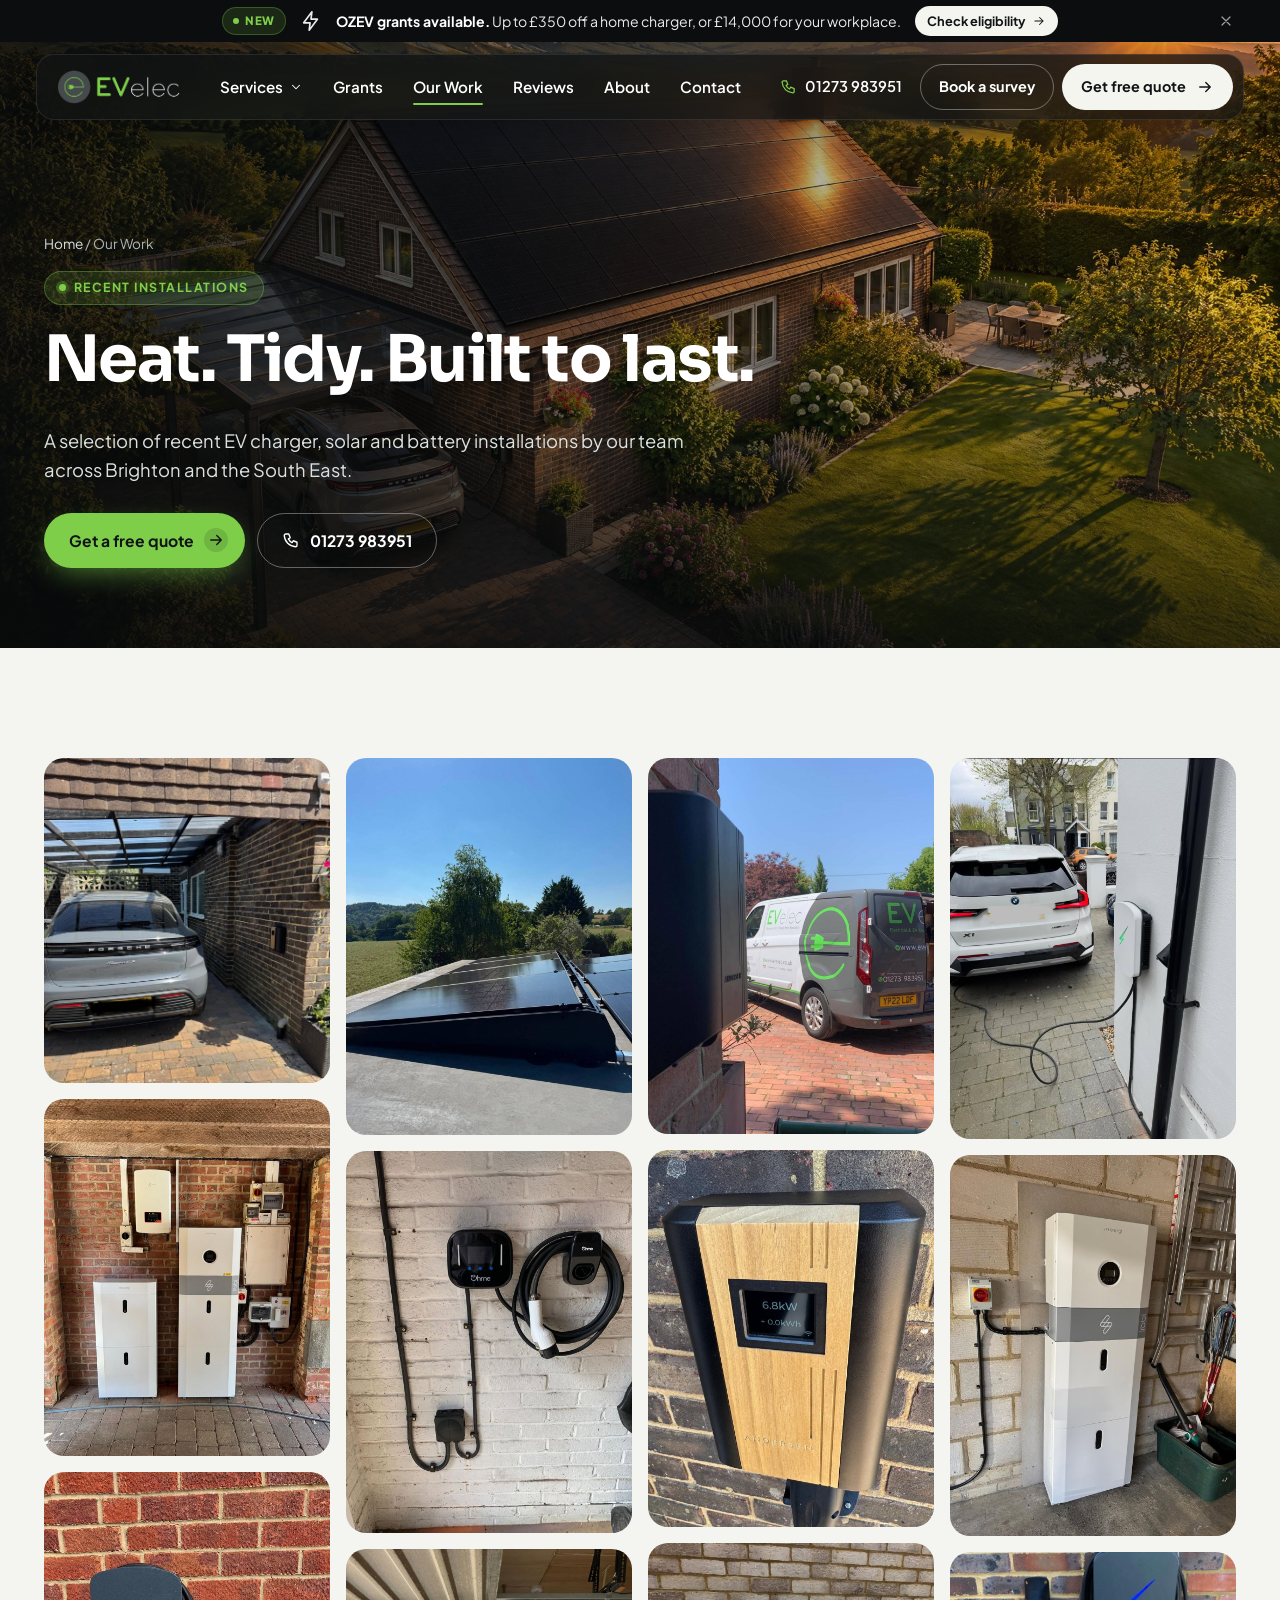
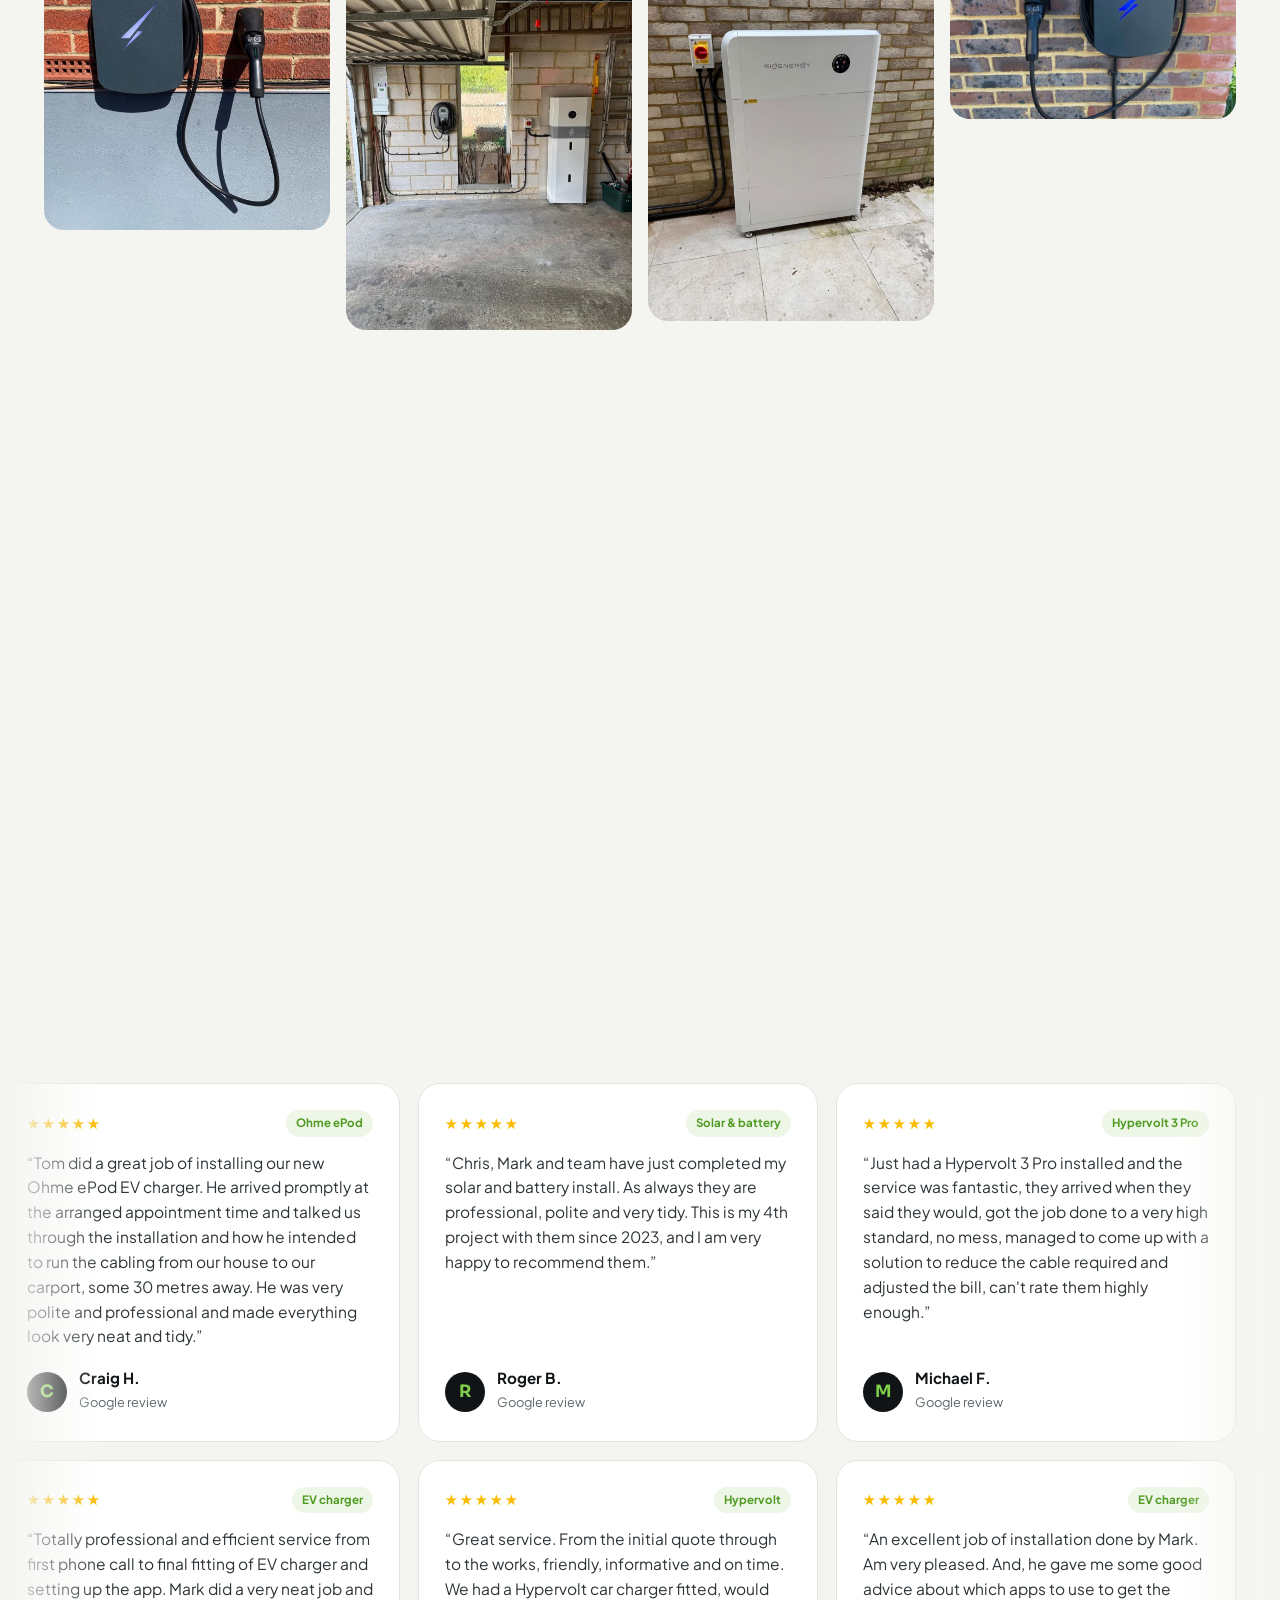
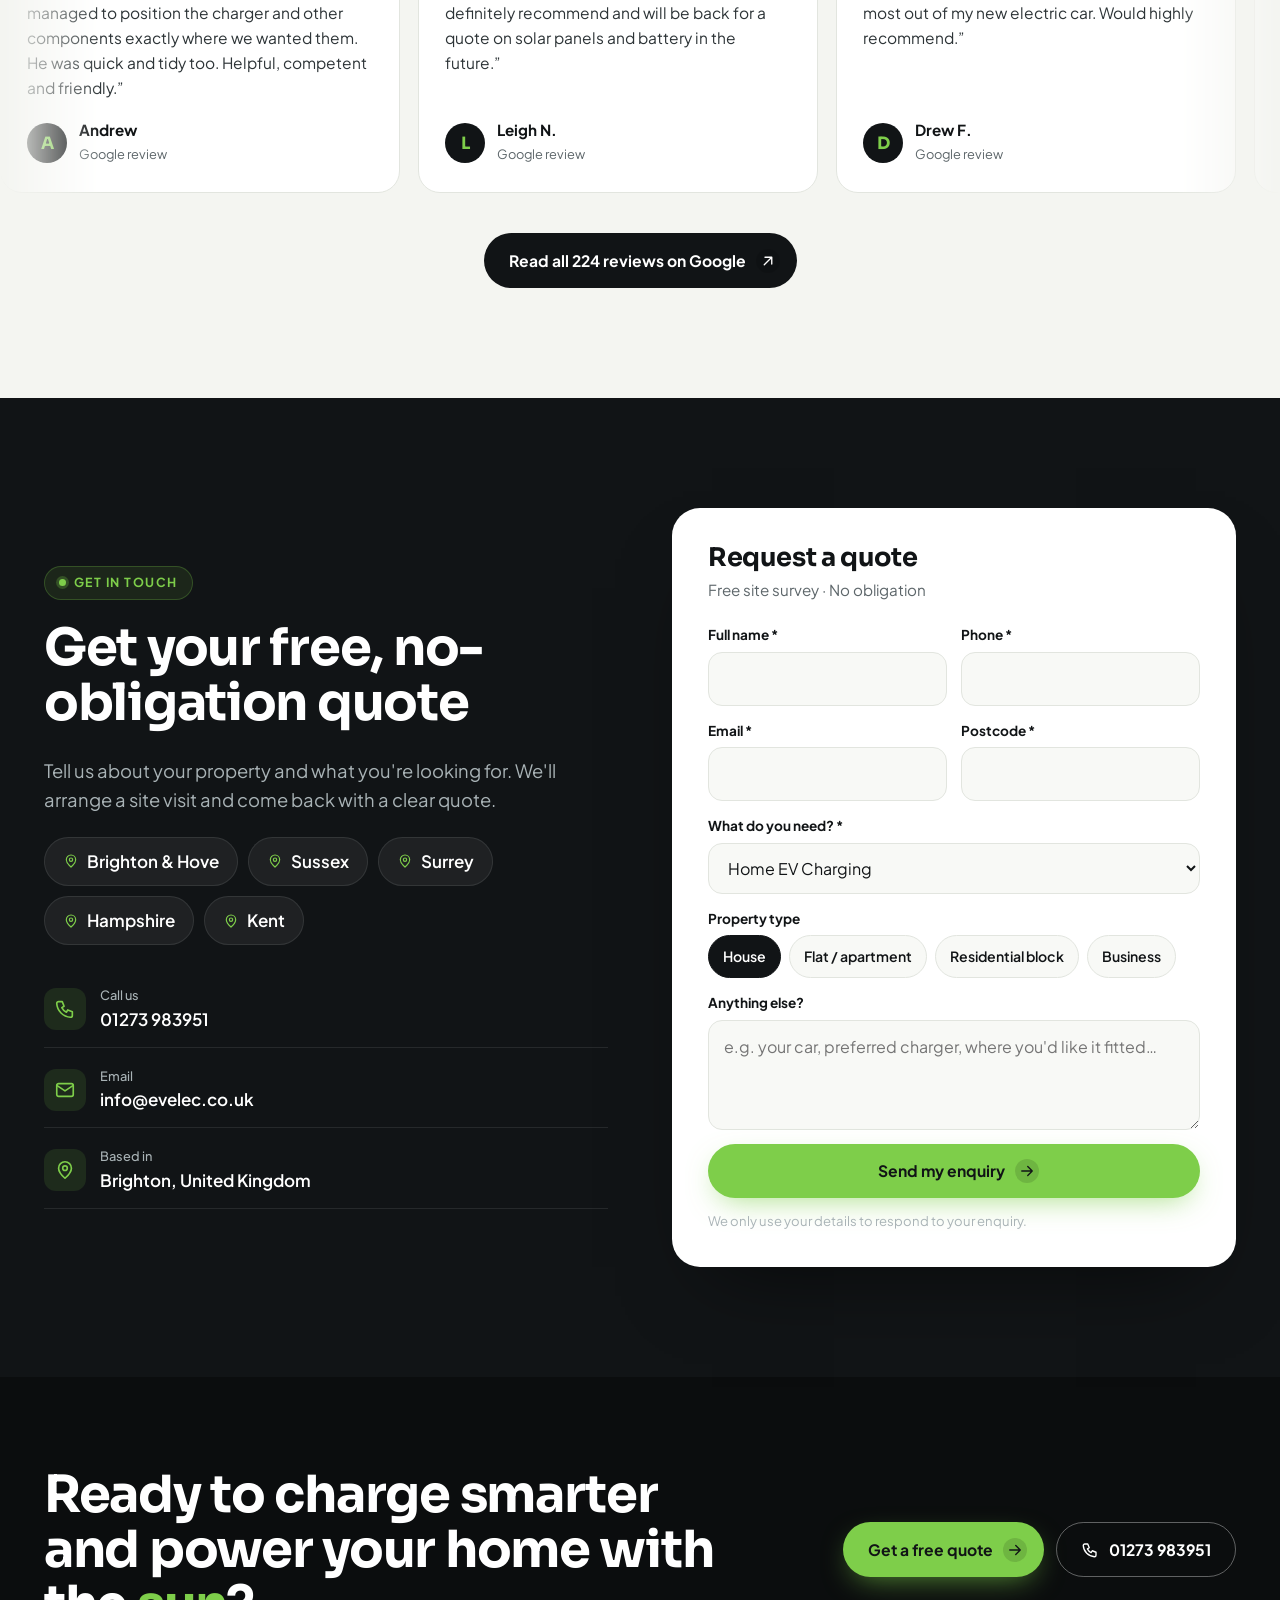
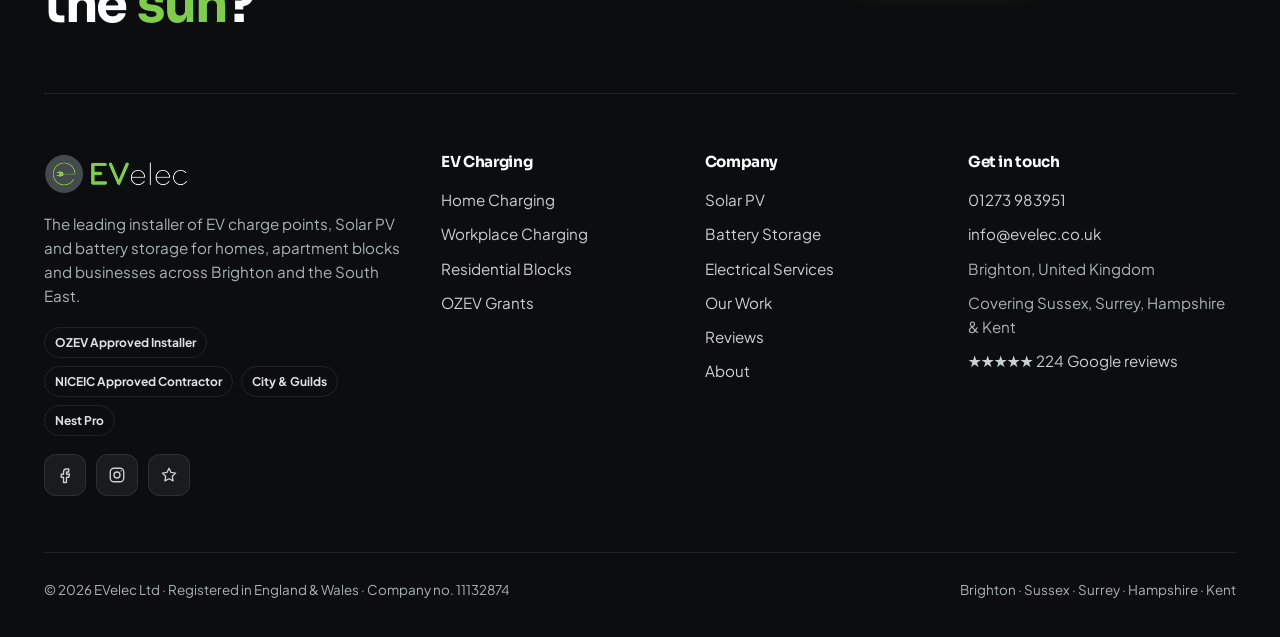
<file: site/our-work.html>
<!doctype html>
<html lang="en-GB">
<head>
<meta charset="utf-8">
<meta name="viewport" content="width=device-width, initial-scale=1, viewport-fit=cover">
<title>Our Work | EV Charger, Solar & Battery Installations | EVelec</title>
<meta name="description" content="Recent EV charger, solar PV and battery storage installations by EVelec across Brighton, Sussex and the South East.">
<link rel="canonical" href="https://www.evelec.co.uk/our-work.html">
<meta property="og:type" content="website"><meta property="og:title" content="Our Work | EV Charger, Solar & Battery Installations | EVelec"><meta property="og:description" content="Recent EV charger, solar PV and battery storage installations by EVelec across Brighton, Sussex and the South East.">
<meta property="og:image" content="https://www.evelec.co.uk/assets/img/home-charging-porsche-andersen.jpg">
<meta name="theme-color" content="#111416">
<link rel="icon" type="image/png" href="assets/img/favicon.png">
<link rel="preconnect" href="https://fonts.googleapis.com"><link rel="preconnect" href="https://fonts.gstatic.com" crossorigin>
<link href="https://fonts.googleapis.com/css2?family=Plus+Jakarta+Sans:wght@400;500;600;700;800&family=Sora:wght@600;700;800&display=swap" rel="stylesheet">
<link rel="stylesheet" href="assets/style.css">
<script type="application/ld+json">{"@context":"https://schema.org","@type":"Electrician","name":"EVelec Ltd","url":"https://www.evelec.co.uk","telephone":"+441273983951","email":"info@evelec.co.uk","image":"https://www.evelec.co.uk/assets/img/evelec-logo.png","address":{"@type":"PostalAddress","addressLocality":"Brighton","addressCountry":"GB"},"areaServed":["Brighton","Sussex","Surrey","Hampshire","Kent"],"sameAs":["https://www.facebook.com/EVelecUK/","https://www.instagram.com/evelecltd/"],"aggregateRating":{"@type":"AggregateRating","ratingValue":"5","reviewCount":"224"}}</script>
</head>
<body>
<div class="topwrap">
<div class="announce"><div class="wrap">
  <span class="new">NEW</span>
  <span><svg class="icon" viewBox="0 0 24 24" aria-hidden="true"><path d="M13 2 4 14h7l-1 8 9-12h-7z"/></svg></span>
  <span><b>OZEV grants available.</b> <span class="msg-long">Up to £350 off a home charger, or £14,000 for your workplace.</span></span>
  <a class="go" href="ozev-grant.html">Check eligibility <svg class="icon" viewBox="0 0 24 24" aria-hidden="true"><path d="M5 12h14M13 6l6 6-6 6"/></svg></a>
  <button class="x" aria-label="Dismiss"><svg class="icon" viewBox="0 0 24 24" aria-hidden="true"><path d="M6 6l12 12M18 6 6 18"/></svg></button>
</div></div>
<div class="navbar"><div class="nav-inner">
  <a class="brand" href="index.html" aria-label="EVelec home"><img src="assets/img/evelec-logo-white.png" alt="EVelec" width="123" height="34"></a>
  <ul class="nav-links">
    <li><button data-mega aria-expanded="false" aria-haspopup="true">Services <svg class="icon chev" viewBox="0 0 24 24" aria-hidden="true"><path d="m6 9 6 6 6-6"/></svg></button></li>
    <li><a href="ozev-grant.html">Grants</a></li><li><a href="our-work.html" class=active>Our Work</a></li><li><a href="reviews.html">Reviews</a></li><li><a href="about.html">About</a></li><li><a href="contact.html">Contact</a></li>
  </ul>
  <div class="nav-right">
    <a class="phone" href="tel:+441273983951"><svg class="icon" viewBox="0 0 24 24" aria-hidden="true"><path d="M5 4h4l2 5-2.5 1.5a11 11 0 0 0 5 5L15 13l5 2v4a2 2 0 0 1-2 2A16 16 0 0 1 3 6a2 2 0 0 1 2-2"/></svg> 01273 983951</a>
    <a class="btn btn-outline" href="contact.html?service=Site%20survey">Book a survey</a>
    <a class="btn btn-light" href="contact.html">Get free quote <svg class="icon" viewBox="0 0 24 24" aria-hidden="true"><path d="M5 12h14M13 6l6 6-6 6"/></svg></a>
  </div>
  <button class="burger" data-sheet aria-label="Open menu"><svg class="icon" viewBox="0 0 24 24" aria-hidden="true"><path d="M4 7h16M4 12h16M4 17h16"/></svg></button>
</div><div class="mega" role="region" aria-label="Services menu">
  <div class="mega-side">
    <div class="mega-label">Tailored solutions for</div>
    <a class="tailored" href="ev-charging.html#home"><span>Homeowners<small>Chargers, solar &amp; batteries</small></span><span class="go"><svg class="icon" viewBox="0 0 24 24" aria-hidden="true"><path d="M5 12h14M13 6l6 6-6 6"/></svg></span></a>
    <a class="tailored" href="ev-charging.html#workplace"><span>Businesses &amp; landlords<small>Workplace &amp; residential blocks</small></span><span class="go"><svg class="icon" viewBox="0 0 24 24" aria-hidden="true"><path d="M5 12h14M13 6l6 6-6 6"/></svg></span></a>
    <div class="mega-label" style="margin-top:8px">Watch</div>
    <a class="tour" href="index.html#top"><div class="thumb" style="background-image:url(assets/img/hero-2-aerial.jpg)"><span class="play"><svg class="icon" viewBox="0 0 24 24" aria-hidden="true"><path d="M7 4v16l13-8z"/></svg></span><span class="cap">The EVelec film</span></div>
      <div class="meta"><span>Charge. Generate. Store.<small>See what we do in 20 seconds</small></span></div></a>
  </div>
  <div class="mega-main">
    <div class="mega-col"><div class="mega-label"><svg class="icon" viewBox="0 0 24 24" aria-hidden="true"><path d="M5 21V5a2 2 0 0 1 2-2h6a2 2 0 0 1 2 2v16"/><path d="M3 21h14"/><path d="M15 9h2a2 2 0 0 1 2 2v5a1.5 1.5 0 0 0 3 0V8l-3-3"/><path d="m10 7-2 4h4l-2 4"/></svg> EV Charging</div>
      <a class="mi" href="ev-charging.html#home"><span class="ib"><svg class="icon" viewBox="0 0 24 24" aria-hidden="true"><path d="M3 10.5 12 3l9 7.5"/><path d="M5 9.5V21h14V9.5"/><path d="M10 21v-6h4v6"/></svg></span><span><b>Home Charging</b><small>Smart chargers fitted at home</small></span></a>
      <a class="mi" href="ev-charging.html#workplace"><span class="ib"><svg class="icon" viewBox="0 0 24 24" aria-hidden="true"><rect x="3" y="7" width="18" height="13" rx="2"/><path d="M8 7V5a2 2 0 0 1 2-2h4a2 2 0 0 1 2 2v2"/><path d="M3 13h18"/></svg></span><span><b>Workplace Charging</b><small>Up to £14,000 OZEV funding</small></span></a>
      <a class="mi" href="ev-charging.html#residential"><span class="ib"><svg class="icon" viewBox="0 0 24 24" aria-hidden="true"><rect x="4" y="3" width="16" height="18" rx="1"/><path d="M9 7h1M14 7h1M9 11h1M14 11h1M9 15h1M14 15h1"/><path d="M10 21v-3h4v3"/></svg></span><span><b>Residential Blocks</b><small>Managed, billable charging</small></span></a>
      <a class="mi" href="ozev-grant.html"><span class="ib"><svg class="icon" viewBox="0 0 24 24" aria-hidden="true"><path d="M16 7a4 4 0 0 0-7 2.5V19"/><path d="M6 19h11"/><path d="M6 13h8"/></svg></span><span><b>OZEV Grants<span class="tag">Save £350</span></b><small>We handle the paperwork</small></span></a>
    </div>
    <div class="mega-col"><div class="mega-label"><svg class="icon" viewBox="0 0 24 24" aria-hidden="true"><circle cx="12" cy="12" r="4"/><path d="M12 2v2M12 20v2M4.9 4.9l1.4 1.4M17.7 17.7l1.4 1.4M2 12h2M20 12h2M4.9 19.1l1.4-1.4M17.7 6.3l1.4-1.4"/></svg> Renewables</div>
      <a class="mi" href="solar-pv.html"><span class="ib"><svg class="icon" viewBox="0 0 24 24" aria-hidden="true"><circle cx="12" cy="12" r="4"/><path d="M12 2v2M12 20v2M4.9 4.9l1.4 1.4M17.7 17.7l1.4 1.4M2 12h2M20 12h2M4.9 19.1l1.4-1.4M17.7 6.3l1.4-1.4"/></svg></span><span><b>Solar PV</b><small>0% VAT · cut your bills</small></span></a>
      <a class="mi" href="battery-storage.html"><span class="ib"><svg class="icon" viewBox="0 0 24 24" aria-hidden="true"><rect x="2" y="7" width="17" height="10" rx="2"/><path d="M22 11v2"/><path d="m11 9-2 3h4l-2 3"/></svg></span><span><b>Battery Storage</b><small>Store cheap-rate &amp; solar energy</small></span></a>
      <a class="mi" href="solar-pv.html#together"><span class="ib"><svg class="icon" viewBox="0 0 24 24" aria-hidden="true"><path d="m12 3 9 5-9 5-9-5z"/><path d="m3 13 9 5 9-5"/></svg></span><span><b>Solar + Battery + EV</b><small>One connected system</small></span></a>
      <a class="mi" href="solar-pv.html#together"><span class="ib"><svg class="icon" viewBox="0 0 24 24" aria-hidden="true"><path d="M12 3s6 6.5 6 11a6 6 0 0 1-12 0c0-4.5 6-11 6-11z"/></svg></span><span><b>Hot Water Diverters</b><small>myenergi eddi &amp; Solar Boost</small></span></a>
    </div>
    <div class="mega-col"><div class="mega-label"><svg class="icon" viewBox="0 0 24 24" aria-hidden="true"><path d="M13 2 4 14h7l-1 8 9-12h-7z"/></svg> Electrical</div>
      <a class="mi" href="electrical-services.html#emergency"><span class="ib"><svg class="icon" viewBox="0 0 24 24" aria-hidden="true"><path d="M7 18v-6a5 5 0 0 1 10 0v6"/><path d="M5 21h14v-3H5z"/><path d="M12 3v2M4 7l1.5 1M20 7l-1.5 1"/></svg></span><span><b>Emergency Call-outs<span class="tag red">Urgent</span></b><small>A local engineer, fast</small></span></a>
      <a class="mi" href="electrical-services.html"><span class="ib"><svg class="icon" viewBox="0 0 24 24" aria-hidden="true"><rect x="5" y="4" width="14" height="17" rx="2"/><path d="M9 4V3h6v1"/><path d="m9 13 2 2 4-4"/></svg></span><span><b>EICR Reports</b><small>Safety reports to BS 7671</small></span></a>
      <a class="mi" href="electrical-services.html"><span class="ib"><svg class="icon" viewBox="0 0 24 24" aria-hidden="true"><rect x="3" y="5" width="18" height="14" rx="2"/><path d="M7 9v6M11 9v6M15 9v6"/></svg></span><span><b>Rewires &amp; Fuse Boards</b><small>18th Edition consumer units</small></span></a>
      <a class="mi" href="electrical-services.html"><span class="ib"><svg class="icon" viewBox="0 0 24 24" aria-hidden="true"><path d="M9 2v5M15 2v5"/><path d="M6 7h12v4a6 6 0 0 1-12 0z"/><path d="M12 17v5"/></svg></span><span><b>PAT, Lighting &amp; Nest</b><small>Plus sockets &amp; garden lighting</small></span></a>
    </div>
    <div class="mega-foot"><span class="stars-row" style="display:flex;align-items:center;gap:8px;color:var(--muted);font-weight:600"><span class="stars">★★★★★</span>224 five-star reviews on Google</span>
      <a href="index.html#services">See all services <span class="dot"><svg class="icon" viewBox="0 0 24 24" aria-hidden="true"><path d="M5 12h14M13 6l6 6-6 6"/></svg></span></a></div>
  </div>
</div></div>
</div><div class="sheet" aria-label="Menu">
  <div class="sheet-top"><img src="assets/img/evelec-logo-white.png" alt="EVelec"><button data-sheet aria-label="Close menu"><svg class="icon" viewBox="0 0 24 24" aria-hidden="true"><path d="M6 6l12 12M18 6 6 18"/></svg></button></div>
  <a class="sl" href="index.html">Home</a>
  <details open><summary>Services <svg class="icon chev" viewBox="0 0 24 24" aria-hidden="true"><path d="m6 9 6 6 6-6"/></svg></summary><div class="sub">
    <a href="ev-charging.html#home"><svg class="icon" viewBox="0 0 24 24" aria-hidden="true"><path d="M3 10.5 12 3l9 7.5"/><path d="M5 9.5V21h14V9.5"/><path d="M10 21v-6h4v6"/></svg> Home Charging</a><a href="ev-charging.html#workplace"><svg class="icon" viewBox="0 0 24 24" aria-hidden="true"><rect x="3" y="7" width="18" height="13" rx="2"/><path d="M8 7V5a2 2 0 0 1 2-2h4a2 2 0 0 1 2 2v2"/><path d="M3 13h18"/></svg> Workplace Charging</a>
    <a href="ev-charging.html#residential"><svg class="icon" viewBox="0 0 24 24" aria-hidden="true"><rect x="4" y="3" width="16" height="18" rx="1"/><path d="M9 7h1M14 7h1M9 11h1M14 11h1M9 15h1M14 15h1"/><path d="M10 21v-3h4v3"/></svg> Residential Blocks</a><a href="solar-pv.html"><svg class="icon" viewBox="0 0 24 24" aria-hidden="true"><circle cx="12" cy="12" r="4"/><path d="M12 2v2M12 20v2M4.9 4.9l1.4 1.4M17.7 17.7l1.4 1.4M2 12h2M20 12h2M4.9 19.1l1.4-1.4M17.7 6.3l1.4-1.4"/></svg> Solar PV</a>
    <a href="battery-storage.html"><svg class="icon" viewBox="0 0 24 24" aria-hidden="true"><rect x="2" y="7" width="17" height="10" rx="2"/><path d="M22 11v2"/><path d="m11 9-2 3h4l-2 3"/></svg> Battery Storage</a><a href="electrical-services.html"><svg class="icon" viewBox="0 0 24 24" aria-hidden="true"><path d="M13 2 4 14h7l-1 8 9-12h-7z"/></svg> Electrical Services</a>
  </div></details>
  <a class="sl" href="ozev-grant.html">Grants</a><a class="sl" href="our-work.html">Our Work</a><a class="sl" href="reviews.html">Reviews</a><a class="sl" href="about.html">About</a><a class="sl" href="contact.html">Contact</a>
  <div class="btn-row"><a class="btn btn-outline" href="tel:+441273983951"><svg class="icon" viewBox="0 0 24 24" aria-hidden="true"><path d="M5 4h4l2 5-2.5 1.5a11 11 0 0 0 5 5L15 13l5 2v4a2 2 0 0 1-2 2A16 16 0 0 1 3 6a2 2 0 0 1 2-2"/></svg> Call</a><a class="btn btn-green" href="contact.html">Free quote</a></div>
</div>
<main id="top">
<section class="phero"><video class="" muted loop playsinline preload="none" poster="assets/img/hero-2.jpg" data-src="assets/video/hero-2.mp4" data-inview aria-hidden="true"></video><div class="wrap">
<div class="crumbs"><a href="index.html">Home</a> / Our Work</div>
<div class="pill-label" style="background:rgba(126,206,74,.14);border-color:rgba(126,206,74,.35);color:var(--green)">Recent installations</div>
<h1>Neat. Tidy. Built to last.</h1><p class="lead">A selection of recent EV charger, solar and battery installations by our team across Brighton and the South East.</p>
<div class="btn-row" style="margin-top:28px"><a class="btn btn-green" href="contact.html">Get a free quote <span class="arr"><svg class="icon" viewBox="0 0 24 24" aria-hidden="true"><path d="M5 12h14M13 6l6 6-6 6"/></svg></span></a><a class="btn btn-outline" href="tel:+441273983951"><svg class="icon" viewBox="0 0 24 24" aria-hidden="true"><path d="M5 4h4l2 5-2.5 1.5a11 11 0 0 0 5 5L15 13l5 2v4a2 2 0 0 1-2 2A16 16 0 0 1 3 6a2 2 0 0 1 2-2"/></svg> 01273 983951</a></div>
</div></section>
<section class="section"><div class="wrap"><div class="gallery"><figure class="rv"><img src="assets/img/home-charging-porsche-andersen.jpg" alt="Andersen charger · Porsche Macan" loading="lazy"><figcaption>Andersen charger · Porsche Macan</figcaption></figure><figure class="rv"><img src="assets/img/battery-libbi-solis-inverter.jpg" alt="Twin myenergi libbi + Solis inverter" loading="lazy"><figcaption>Twin myenergi libbi + Solis inverter</figcaption></figure><figure class="rv"><img src="assets/img/home-charging-hypervolt.jpg" alt="Hypervolt Home 3 Pro" loading="lazy"><figcaption>Hypervolt Home 3 Pro</figcaption></figure><figure class="rv"><img src="assets/img/vans-on-site.jpg" alt="The EVelec team on site" loading="lazy"><figcaption>The EVelec team on site</figcaption></figure><figure class="rv"><img src="assets/img/solar-pv-flat-roof.jpg" alt="Flat-roof solar array" loading="lazy"><figcaption>Flat-roof solar array</figcaption></figure><figure class="rv"><img src="assets/img/home-charging-ohme.jpg" alt="Ohme with immaculate cable runs" loading="lazy"><figcaption>Ohme with immaculate cable runs</figcaption></figure><figure class="rv"><img src="assets/img/garage-zappi-libbi-battery.jpg" alt="zappi + libbi battery garage install" loading="lazy"><figcaption>zappi + libbi battery garage install</figcaption></figure><figure class="rv"><img src="assets/img/van-with-charger.jpg" alt="Another install complete" loading="lazy"><figcaption>Another install complete</figcaption></figure><figure class="rv"><img src="assets/img/home-charging-andersen-closeup.jpg" alt="Andersen A3 in wood finish" loading="lazy"><figcaption>Andersen A3 in wood finish</figcaption></figure><figure class="rv"><img src="assets/img/battery-storage-sigenergy.jpg" alt="Sigenergy battery system" loading="lazy"><figcaption>Sigenergy battery system</figcaption></figure><figure class="rv"><img src="assets/img/home-charging-bmw-x1.jpg" alt="BMW X1 home charging, Brighton" loading="lazy"><figcaption>BMW X1 home charging, Brighton</figcaption></figure><figure class="rv"><img src="assets/img/battery-myenergi-libbi.jpg" alt="myenergi libbi battery" loading="lazy"><figcaption>myenergi libbi battery</figcaption></figure><figure class="rv"><img src="assets/img/home-charging-hypervolt-2.jpg" alt="Hypervolt, hidden cable entry" loading="lazy"><figcaption>Hypervolt, hidden cable entry</figcaption></figure><figure class="rv"><img src="assets/img/vans-fleet.jpg" alt="Our all-electric vans" loading="lazy"><figcaption>Our all-electric vans</figcaption></figure></div></div></section>
<section class="section reviews" id="reviews"><div class="wrap">
<div class="head-row"><div class="head rv"><div class="pill-label">Customer reviews</div><h2>Our customers say it best</h2>
<p class="lead">Real words from real customers across Brighton, Sussex and the South East.</p></div>
<a class="rev-summary rv d1" href="https://maps.app.goo.gl/jSq9Tzx1LCuBsJ2LA" target="_blank" rel="noopener" style="text-decoration:none;color:inherit"><span class="g"><svg viewBox="0 0 48 48" aria-hidden="true"><path fill="#FFC107" d="M43.6 20.5H42V20H24v8h11.3C33.7 32.7 29.2 36 24 36c-6.6 0-12-5.4-12-12s5.4-12 12-12c3.1 0 5.8 1.2 7.9 3.1l5.7-5.7C34 6.1 29.3 4 24 4 12.9 4 4 12.9 4 24s8.9 20 20 20 20-8.9 20-20c0-1.3-.1-2.4-.4-3.5z"/><path fill="#FF3D00" d="m6.3 14.7 6.6 4.8C14.7 15.1 19 12 24 12c3.1 0 5.8 1.2 7.9 3.1l5.7-5.7C34 6.1 29.3 4 24 4 16.3 4 9.7 8.3 6.3 14.7z"/><path fill="#4CAF50" d="M24 44c5.2 0 9.9-2 13.4-5.2l-6.2-5.2c-2 1.5-4.5 2.4-7.2 2.4-5.2 0-9.6-3.3-11.3-8l-6.5 5C9.5 39.6 16.2 44 24 44z"/><path fill="#1976D2" d="M43.6 20.5H42V20H24v8h11.3c-.8 2.2-2.2 4.2-4.1 5.6l6.2 5.2C37 39.2 44 34 44 24c0-1.3-.1-2.4-.4-3.5z"/></svg></span><span class="big">5.0</span><span><span class="stars">★★★★★</span><small><b>224</b> five-star reviews on Google</small></span></a></div></div>
<div class="rev-rows">
<div class="marquee"><div class="track" style="--dur:90s"><article class="rcard"><div class="top"><span class="stars" aria-label="5 out of 5 stars">★★★★★</span><span class="svc-tag">Ohme ePod</span></div>
<p>“Tom did a great job of installing our new Ohme ePod EV charger. He arrived promptly at the arranged appointment time and talked us through the installation and how he intended to run the cabling from our house to our carport, some 30 metres away. He was very polite and professional and made everything look very neat and tidy.”</p><div class="who"><span class="av">C</span><div><b>Craig H.</b><small>Google review</small></div></div></article><article class="rcard"><div class="top"><span class="stars" aria-label="5 out of 5 stars">★★★★★</span><span class="svc-tag">Solar &amp; battery</span></div>
<p>“Chris, Mark and team have just completed my solar and battery install. As always they are professional, polite and very tidy. This is my 4th project with them since 2023, and I am very happy to recommend them.”</p><div class="who"><span class="av">R</span><div><b>Roger B.</b><small>Google review</small></div></div></article><article class="rcard"><div class="top"><span class="stars" aria-label="5 out of 5 stars">★★★★★</span><span class="svc-tag">Hypervolt 3 Pro</span></div>
<p>“Just had a Hypervolt 3 Pro installed and the service was fantastic, they arrived when they said they would, got the job done to a very high standard, no mess, managed to come up with a solution to reduce the cable required and adjusted the bill, can&#x27;t rate them highly enough.”</p><div class="who"><span class="av">M</span><div><b>Michael F.</b><small>Google review</small></div></div></article><article class="rcard"><div class="top"><span class="stars" aria-label="5 out of 5 stars">★★★★★</span><span class="svc-tag">zappi</span></div>
<p>“From the initial discussions and clear advice through to the competitive quote and the thoroughly professional installation of my Zappi car charger, I&#x27;ve been extremely impressed with EVelec. The whole process was smooth, efficient, and carried out to a very high standard. Highly recommended.”</p><div class="who"><span class="av">M</span><div><b>Mark</b><small>Google review</small></div></div></article><article class="rcard"><div class="top"><span class="stars" aria-label="5 out of 5 stars">★★★★★</span><span class="svc-tag">EV charger</span></div>
<p>“Great service, great price. Had 3 different quotes to fit a EV Charger and this company gave me the best deal and fitted it quicker than the others could fit one. Will definitely use again for any electrical needs, and I would highly recommend.”</p><div class="who"><span class="av">A</span><div><b>Alison F.</b><small>Google review</small></div></div></article><article class="rcard"><div class="top"><span class="stars" aria-label="5 out of 5 stars">★★★★★</span><span class="svc-tag">EV charger</span></div>
<p>“This is a brilliant company, they were punctual, tidy and went to extra lengths to fit my Dad&#x27;s electric charge point. The chap who installed was extremely kind and polite to my elderly parents and would highly recommend to anyone looking to install through them.”</p><div class="who"><span class="av">M</span><div><b>M R.</b><small>Google review</small></div></div></article><article class="rcard"><div class="top"><span class="stars" aria-label="5 out of 5 stars">★★★★★</span><span class="svc-tag">Hypervolt</span></div>
<p>“Contacted Evelec Ltd via their contact form and Chris contacted me same day to book in an assessment. Meeting went well and together we agreed on my best solution. Date booked for Alex to install and this went very well. Both Chris and Alex were very professional, pleasant and I now have a lovely Hypervolt EV Charger installed.”</p><div class="who"><span class="av">R</span><div><b>Richard B.</b><small>Google review</small></div></div></article><article class="rcard"><div class="top"><span class="stars" aria-label="5 out of 5 stars">★★★★★</span><span class="svc-tag">Hypervolt</span></div>
<p>“A huge thankyou to the team at EVelec for installing our Hypervolt charger. From start to finish the whole process has been brilliant Chris and Alex were spot on. We are enjoying charging our ev and would definitely recommend EVelec to anyone.”</p><div class="who"><span class="av">E</span><div><b>Edward G.</b><small>Google review</small></div></div></article><article class="rcard"><div class="top"><span class="stars" aria-label="5 out of 5 stars">★★★★★</span><span class="svc-tag">Second charger · Worthing</span></div>
<p>“This is the second EV charger EVelec have installed for me. On time, informative, tidy and honest. Accommodated all my requests. Thank you!”</p><div class="who"><span class="av">D</span><div><b>Darren Y.</b><small>Google review</small></div></div></article><article class="rcard"><div class="top"><span class="stars" aria-label="5 out of 5 stars">★★★★★</span><span class="svc-tag">EV charger</span></div>
<p>“Really impressed with these guys, after shopping around they stood out for product range I wanted, prompt service, and price. Chris (site survey) and Alex (Fitter) were really easy to work with and overall did a great job. Would recommend.”</p><div class="who"><span class="av">L</span><div><b>Luke W.</b><small>Google review</small></div></div></article><article class="rcard"><div class="top"><span class="stars" aria-label="5 out of 5 stars">★★★★★</span><span class="svc-tag">Ohme ePod</span></div>
<p>“Tom did a great job of installing our new Ohme ePod EV charger. He arrived promptly at the arranged appointment time and talked us through the installation and how he intended to run the cabling from our house to our carport, some 30 metres away. He was very polite and professional and made everything look very neat and tidy.”</p><div class="who"><span class="av">C</span><div><b>Craig H.</b><small>Google review</small></div></div></article><article class="rcard"><div class="top"><span class="stars" aria-label="5 out of 5 stars">★★★★★</span><span class="svc-tag">Solar &amp; battery</span></div>
<p>“Chris, Mark and team have just completed my solar and battery install. As always they are professional, polite and very tidy. This is my 4th project with them since 2023, and I am very happy to recommend them.”</p><div class="who"><span class="av">R</span><div><b>Roger B.</b><small>Google review</small></div></div></article><article class="rcard"><div class="top"><span class="stars" aria-label="5 out of 5 stars">★★★★★</span><span class="svc-tag">Hypervolt 3 Pro</span></div>
<p>“Just had a Hypervolt 3 Pro installed and the service was fantastic, they arrived when they said they would, got the job done to a very high standard, no mess, managed to come up with a solution to reduce the cable required and adjusted the bill, can&#x27;t rate them highly enough.”</p><div class="who"><span class="av">M</span><div><b>Michael F.</b><small>Google review</small></div></div></article><article class="rcard"><div class="top"><span class="stars" aria-label="5 out of 5 stars">★★★★★</span><span class="svc-tag">zappi</span></div>
<p>“From the initial discussions and clear advice through to the competitive quote and the thoroughly professional installation of my Zappi car charger, I&#x27;ve been extremely impressed with EVelec. The whole process was smooth, efficient, and carried out to a very high standard. Highly recommended.”</p><div class="who"><span class="av">M</span><div><b>Mark</b><small>Google review</small></div></div></article><article class="rcard"><div class="top"><span class="stars" aria-label="5 out of 5 stars">★★★★★</span><span class="svc-tag">EV charger</span></div>
<p>“Great service, great price. Had 3 different quotes to fit a EV Charger and this company gave me the best deal and fitted it quicker than the others could fit one. Will definitely use again for any electrical needs, and I would highly recommend.”</p><div class="who"><span class="av">A</span><div><b>Alison F.</b><small>Google review</small></div></div></article><article class="rcard"><div class="top"><span class="stars" aria-label="5 out of 5 stars">★★★★★</span><span class="svc-tag">EV charger</span></div>
<p>“This is a brilliant company, they were punctual, tidy and went to extra lengths to fit my Dad&#x27;s electric charge point. The chap who installed was extremely kind and polite to my elderly parents and would highly recommend to anyone looking to install through them.”</p><div class="who"><span class="av">M</span><div><b>M R.</b><small>Google review</small></div></div></article><article class="rcard"><div class="top"><span class="stars" aria-label="5 out of 5 stars">★★★★★</span><span class="svc-tag">Hypervolt</span></div>
<p>“Contacted Evelec Ltd via their contact form and Chris contacted me same day to book in an assessment. Meeting went well and together we agreed on my best solution. Date booked for Alex to install and this went very well. Both Chris and Alex were very professional, pleasant and I now have a lovely Hypervolt EV Charger installed.”</p><div class="who"><span class="av">R</span><div><b>Richard B.</b><small>Google review</small></div></div></article><article class="rcard"><div class="top"><span class="stars" aria-label="5 out of 5 stars">★★★★★</span><span class="svc-tag">Hypervolt</span></div>
<p>“A huge thankyou to the team at EVelec for installing our Hypervolt charger. From start to finish the whole process has been brilliant Chris and Alex were spot on. We are enjoying charging our ev and would definitely recommend EVelec to anyone.”</p><div class="who"><span class="av">E</span><div><b>Edward G.</b><small>Google review</small></div></div></article><article class="rcard"><div class="top"><span class="stars" aria-label="5 out of 5 stars">★★★★★</span><span class="svc-tag">Second charger · Worthing</span></div>
<p>“This is the second EV charger EVelec have installed for me. On time, informative, tidy and honest. Accommodated all my requests. Thank you!”</p><div class="who"><span class="av">D</span><div><b>Darren Y.</b><small>Google review</small></div></div></article><article class="rcard"><div class="top"><span class="stars" aria-label="5 out of 5 stars">★★★★★</span><span class="svc-tag">EV charger</span></div>
<p>“Really impressed with these guys, after shopping around they stood out for product range I wanted, prompt service, and price. Chris (site survey) and Alex (Fitter) were really easy to work with and overall did a great job. Would recommend.”</p><div class="who"><span class="av">L</span><div><b>Luke W.</b><small>Google review</small></div></div></article></div></div>
<div class="marquee"><div class="track rev" style="--dur:100s"><article class="rcard"><div class="top"><span class="stars" aria-label="5 out of 5 stars">★★★★★</span><span class="svc-tag">EV charger</span></div>
<p>“Totally professional and efficient service from first phone call to final fitting of EV charger and setting up the app. Mark did a very neat job and managed to position the charger and other components exactly where we wanted them. He was quick and tidy too. Helpful, competent and friendly.”</p><div class="who"><span class="av">A</span><div><b>Andrew</b><small>Google review</small></div></div></article><article class="rcard"><div class="top"><span class="stars" aria-label="5 out of 5 stars">★★★★★</span><span class="svc-tag">Hypervolt</span></div>
<p>“Great service. From the initial quote through to the works, friendly, informative and on time. We had a Hypervolt car charger fitted, would definitely recommend and will be back for a quote on solar panels and battery in the future.”</p><div class="who"><span class="av">L</span><div><b>Leigh N.</b><small>Google review</small></div></div></article><article class="rcard"><div class="top"><span class="stars" aria-label="5 out of 5 stars">★★★★★</span><span class="svc-tag">EV charger</span></div>
<p>“An excellent job of installation done by Mark. Am very pleased. And, he gave me some good advice about which apps to use to get the most out of my new electric car. Would highly recommend.”</p><div class="who"><span class="av">D</span><div><b>Drew F.</b><small>Google review</small></div></div></article><article class="rcard"><div class="top"><span class="stars" aria-label="5 out of 5 stars">★★★★★</span><span class="svc-tag">EV charger</span></div>
<p>“Brilliant service from EVelec. Professional consultation, fair pricing, and an exceptional final result with a finish that exceeded our expectations. Quality workmanship and genuine professionalism at every stage. Fully recommend.”</p><div class="who"><span class="av">T</span><div><b>Timo C.</b><small>Google review</small></div></div></article><article class="rcard"><div class="top"><span class="stars" aria-label="5 out of 5 stars">★★★★★</span><span class="svc-tag">EV + outdoor sockets</span></div>
<p>“Pleased with the work by Chris and Mark to install EV charging point and external electrical power points. Mark visited to get a proper understanding of the site (not entirely straightforward) and prepared the quote accordingly. Everything works well and they were most professional.”</p><div class="who"><span class="av">H</span><div><b>Heather S.</b><small>Google review</small></div></div></article><article class="rcard"><div class="top"><span class="stars" aria-label="5 out of 5 stars">★★★★★</span><span class="svc-tag">26-bay residential car park</span></div>
<p>“We wanted EV charge points installing across 26 bays in our residential development underground car park. After sourcing quotes from numerous National suppliers, which seemed quite expensive, we were recommended to EVelec. …”</p><div class="who"><span class="av">I</span><div><b>Ian H.</b><small>Google review</small></div></div></article><article class="rcard"><div class="top"><span class="stars" aria-label="5 out of 5 stars">★★★★★</span><span class="svc-tag">Office &amp; residential</span></div>
<p>“We have had EVelec install two EV chargers at our office and at a residential property. Both installations were flawless with minimal mess created and incredibly neat cabling at both locations. …”</p><div class="who"><span class="av">C</span><div><b>Chris F.</b><small>Google review</small></div></div></article><article class="rcard"><div class="top"><span class="stars" aria-label="5 out of 5 stars">★★★★★</span><span class="svc-tag">Solar &amp; battery</span></div>
<p>“I&#x27;m really pleased with my solar and battery installation. Chris and team were brilliant throughout - from advising on the spec and different options, assessing all the practicalities and a neat and professional result. …”</p><div class="who"><span class="av">M</span><div><b>Martin S.</b><small>Google review</small></div></div></article><article class="rcard"><div class="top"><span class="stars" aria-label="5 out of 5 stars">★★★★★</span><span class="svc-tag">Solar &amp; electrical</span></div>
<p>“I&#x27;m extremely pleased I chose this local company. The team were punctual, reliable, respectful of my home, and flexible around my schedule and visitors. …”</p><div class="who"><span class="av">J</span><div><b>Jackie H.</b><small>Google review</small></div></div></article><article class="rcard"><div class="top"><span class="stars" aria-label="5 out of 5 stars">★★★★★</span><span class="svc-tag">EV, rewire &amp; battery</span></div>
<p>“What a delight it was to have Mark and Chris here working on our EV charging. Great work so then we got them back to do our house rewiring, new build electrics, power diverter and then battery storage! That must say it all! …”</p><div class="who"><span class="av">D</span><div><b>David F.</b><small>Google review</small></div></div></article><article class="rcard"><div class="top"><span class="stars" aria-label="5 out of 5 stars">★★★★★</span><span class="svc-tag">EV charger</span></div>
<p>“Totally professional and efficient service from first phone call to final fitting of EV charger and setting up the app. Mark did a very neat job and managed to position the charger and other components exactly where we wanted them. He was quick and tidy too. Helpful, competent and friendly.”</p><div class="who"><span class="av">A</span><div><b>Andrew</b><small>Google review</small></div></div></article><article class="rcard"><div class="top"><span class="stars" aria-label="5 out of 5 stars">★★★★★</span><span class="svc-tag">Hypervolt</span></div>
<p>“Great service. From the initial quote through to the works, friendly, informative and on time. We had a Hypervolt car charger fitted, would definitely recommend and will be back for a quote on solar panels and battery in the future.”</p><div class="who"><span class="av">L</span><div><b>Leigh N.</b><small>Google review</small></div></div></article><article class="rcard"><div class="top"><span class="stars" aria-label="5 out of 5 stars">★★★★★</span><span class="svc-tag">EV charger</span></div>
<p>“An excellent job of installation done by Mark. Am very pleased. And, he gave me some good advice about which apps to use to get the most out of my new electric car. Would highly recommend.”</p><div class="who"><span class="av">D</span><div><b>Drew F.</b><small>Google review</small></div></div></article><article class="rcard"><div class="top"><span class="stars" aria-label="5 out of 5 stars">★★★★★</span><span class="svc-tag">EV charger</span></div>
<p>“Brilliant service from EVelec. Professional consultation, fair pricing, and an exceptional final result with a finish that exceeded our expectations. Quality workmanship and genuine professionalism at every stage. Fully recommend.”</p><div class="who"><span class="av">T</span><div><b>Timo C.</b><small>Google review</small></div></div></article><article class="rcard"><div class="top"><span class="stars" aria-label="5 out of 5 stars">★★★★★</span><span class="svc-tag">EV + outdoor sockets</span></div>
<p>“Pleased with the work by Chris and Mark to install EV charging point and external electrical power points. Mark visited to get a proper understanding of the site (not entirely straightforward) and prepared the quote accordingly. Everything works well and they were most professional.”</p><div class="who"><span class="av">H</span><div><b>Heather S.</b><small>Google review</small></div></div></article><article class="rcard"><div class="top"><span class="stars" aria-label="5 out of 5 stars">★★★★★</span><span class="svc-tag">26-bay residential car park</span></div>
<p>“We wanted EV charge points installing across 26 bays in our residential development underground car park. After sourcing quotes from numerous National suppliers, which seemed quite expensive, we were recommended to EVelec. …”</p><div class="who"><span class="av">I</span><div><b>Ian H.</b><small>Google review</small></div></div></article><article class="rcard"><div class="top"><span class="stars" aria-label="5 out of 5 stars">★★★★★</span><span class="svc-tag">Office &amp; residential</span></div>
<p>“We have had EVelec install two EV chargers at our office and at a residential property. Both installations were flawless with minimal mess created and incredibly neat cabling at both locations. …”</p><div class="who"><span class="av">C</span><div><b>Chris F.</b><small>Google review</small></div></div></article><article class="rcard"><div class="top"><span class="stars" aria-label="5 out of 5 stars">★★★★★</span><span class="svc-tag">Solar &amp; battery</span></div>
<p>“I&#x27;m really pleased with my solar and battery installation. Chris and team were brilliant throughout - from advising on the spec and different options, assessing all the practicalities and a neat and professional result. …”</p><div class="who"><span class="av">M</span><div><b>Martin S.</b><small>Google review</small></div></div></article><article class="rcard"><div class="top"><span class="stars" aria-label="5 out of 5 stars">★★★★★</span><span class="svc-tag">Solar &amp; electrical</span></div>
<p>“I&#x27;m extremely pleased I chose this local company. The team were punctual, reliable, respectful of my home, and flexible around my schedule and visitors. …”</p><div class="who"><span class="av">J</span><div><b>Jackie H.</b><small>Google review</small></div></div></article><article class="rcard"><div class="top"><span class="stars" aria-label="5 out of 5 stars">★★★★★</span><span class="svc-tag">EV, rewire &amp; battery</span></div>
<p>“What a delight it was to have Mark and Chris here working on our EV charging. Great work so then we got them back to do our house rewiring, new build electrics, power diverter and then battery storage! That must say it all! …”</p><div class="who"><span class="av">D</span><div><b>David F.</b><small>Google review</small></div></div></article></div></div>
</div>
<div class="wrap" style="text-align:center;margin-top:40px"><a class="btn btn-dark" href="https://maps.app.goo.gl/jSq9Tzx1LCuBsJ2LA" target="_blank" rel="noopener">Read all 224 reviews on Google <span class="arr"><svg class="icon" viewBox="0 0 24 24" aria-hidden="true"><path d="M7 17 17 7M8 7h9v9"/></svg></span></a></div>
</section>
<section class="section dark" id="quote"><div class="wrap split">
<div class="rv"><div class="pill-label">Get in touch</div><h2>Get your free, no-obligation quote</h2>
<p class="lead">Tell us about your property and what you're looking for. We'll arrange a site visit and come back with a clear quote.</p>
<div class="areas"><span><svg class="icon" viewBox="0 0 24 24" aria-hidden="true"><path d="M12 21s-7-6.2-7-11a7 7 0 0 1 14 0c0 4.8-7 11-7 11z"/><circle cx="12" cy="10" r="2.5"/></svg>Brighton & Hove</span><span><svg class="icon" viewBox="0 0 24 24" aria-hidden="true"><path d="M12 21s-7-6.2-7-11a7 7 0 0 1 14 0c0 4.8-7 11-7 11z"/><circle cx="12" cy="10" r="2.5"/></svg>Sussex</span><span><svg class="icon" viewBox="0 0 24 24" aria-hidden="true"><path d="M12 21s-7-6.2-7-11a7 7 0 0 1 14 0c0 4.8-7 11-7 11z"/><circle cx="12" cy="10" r="2.5"/></svg>Surrey</span><span><svg class="icon" viewBox="0 0 24 24" aria-hidden="true"><path d="M12 21s-7-6.2-7-11a7 7 0 0 1 14 0c0 4.8-7 11-7 11z"/><circle cx="12" cy="10" r="2.5"/></svg>Hampshire</span><span><svg class="icon" viewBox="0 0 24 24" aria-hidden="true"><path d="M12 21s-7-6.2-7-11a7 7 0 0 1 14 0c0 4.8-7 11-7 11z"/><circle cx="12" cy="10" r="2.5"/></svg>Kent</span></div>
<div class="contact-lines">
 <a href="tel:+441273983951"><span class="ic"><svg class="icon" viewBox="0 0 24 24" aria-hidden="true"><path d="M5 4h4l2 5-2.5 1.5a11 11 0 0 0 5 5L15 13l5 2v4a2 2 0 0 1-2 2A16 16 0 0 1 3 6a2 2 0 0 1 2-2"/></svg></span><span><small>Call us</small>01273 983951</span></a>
 <a href="mailto:info@evelec.co.uk"><span class="ic"><svg class="icon" viewBox="0 0 24 24" aria-hidden="true"><rect x="3" y="5" width="18" height="14" rx="2"/><path d="m3 7 9 6 9-6"/></svg></span><span><small>Email</small>info@evelec.co.uk</span></a>
 <div><span class="ic"><svg class="icon" viewBox="0 0 24 24" aria-hidden="true"><path d="M12 21s-7-6.2-7-11a7 7 0 0 1 14 0c0 4.8-7 11-7 11z"/><circle cx="12" cy="10" r="2.5"/></svg></span><span><small>Based in</small>Brighton, United Kingdom</span></div>
</div></div>
<form class="quote rv d1" data-endpoint="" data-email="info@evelec.co.uk">
 <h3>Request a quote</h3><p class="sub">Free site survey · No obligation</p>
 <div class="form-row"><div class="field"><label for="q-name">Full name *</label><input id="q-name" name="name" required autocomplete="name"></div>
 <div class="field"><label for="q-phone">Phone *</label><input id="q-phone" name="phone" type="tel" required autocomplete="tel"></div></div>
 <div class="form-row"><div class="field"><label for="q-email">Email *</label><input id="q-email" name="email" type="email" required autocomplete="email"></div>
 <div class="field"><label for="q-post">Postcode *</label><input id="q-post" name="postcode" required autocomplete="postal-code"></div></div>
 <div class="field"><label for="q-svc">What do you need? *</label><select id="q-svc" name="service" required><option>Home EV Charging</option><option>Workplace EV Charging</option><option>Residential Block EV Charging</option><option>Solar PV</option><option>Battery Storage</option><option>Solar + Battery + EV</option><option>Electrical Services</option><option>Emergency Call-out</option><option>Site survey</option><option>OZEV Grant Enquiry</option><option>Other</option></select></div>
 <div class="field"><label>Property type</label><div class="chips">
  <label><input type="radio" name="property" value="House" checked><span>House</span></label>
  <label><input type="radio" name="property" value="Flat / apartment"><span>Flat / apartment</span></label>
  <label><input type="radio" name="property" value="Residential block"><span>Residential block</span></label>
  <label><input type="radio" name="property" value="Business"><span>Business</span></label></div></div>
 <div class="field"><label for="q-msg">Anything else?</label><textarea id="q-msg" name="message" placeholder="e.g. your car, preferred charger, where you'd like it fitted…"></textarea></div>
 <button class="btn btn-green" type="submit" style="width:100%">Send my enquiry <span class="arr"><svg class="icon" viewBox="0 0 24 24" aria-hidden="true"><path d="M5 12h14M13 6l6 6-6 6"/></svg></span></button>
 <p class="form-note">We only use your details to respond to your enquiry.</p>
 <div class="form-success">Thanks! Your enquiry has been sent. We'll be in touch shortly.</div>
</form></div></section>
</main>
<footer class="site"><div class="wrap">
  <div class="foot-cta"><h2>Ready to charge smarter and power your home with the <span class="green">sun</span>?</h2>
    <div class="btn-row"><a class="btn btn-green" href="contact.html">Get a free quote <span class="arr"><svg class="icon" viewBox="0 0 24 24" aria-hidden="true"><path d="M5 12h14M13 6l6 6-6 6"/></svg></span></a><a class="btn btn-outline" href="tel:+441273983951"><svg class="icon" viewBox="0 0 24 24" aria-hidden="true"><path d="M5 4h4l2 5-2.5 1.5a11 11 0 0 0 5 5L15 13l5 2v4a2 2 0 0 1-2 2A16 16 0 0 1 3 6a2 2 0 0 1 2-2"/></svg> 01273 983951</a></div></div>
  <div class="foot-cols">
    <div><img src="assets/img/evelec-logo-white.png" alt="EVelec" width="145" height="40">
      <p>The leading installer of EV charge points, Solar PV and battery storage for homes, apartment blocks and businesses across Brighton and the South East.</p>
      <div class="accred"><span>OZEV Approved Installer</span><span>NICEIC Approved Contractor</span><span>City &amp; Guilds</span><span>Nest Pro</span></div>
      <div class="socials"><a href="https://www.facebook.com/EVelecUK/" target="_blank" rel="noopener" aria-label="Facebook"><svg class="icon" viewBox="0 0 24 24" aria-hidden="true"><path d="M14 8h3V4h-3a4 4 0 0 0-4 4v3H7v4h3v7h4v-7h3l1-4h-4V8z"/></svg></a><a href="https://www.instagram.com/evelecltd/" target="_blank" rel="noopener" aria-label="Instagram"><svg class="icon" viewBox="0 0 24 24" aria-hidden="true"><rect x="3" y="3" width="18" height="18" rx="5"/><circle cx="12" cy="12" r="4"/><path d="M17.5 6.5h.01"/></svg></a><a href="https://maps.app.goo.gl/jSq9Tzx1LCuBsJ2LA" target="_blank" rel="noopener" aria-label="Google reviews"><svg class="icon" viewBox="0 0 24 24" aria-hidden="true"><path d="m12 3 2.7 5.6 6.1.9-4.4 4.3 1 6.1L12 17l-5.4 2.9 1-6.1-4.4-4.3 6.1-.9z"/></svg></a></div>
    </div>
    <div><h4>EV Charging</h4><ul><li><a href="ev-charging.html#home">Home Charging</a></li><li><a href="ev-charging.html#workplace">Workplace Charging</a></li><li><a href="ev-charging.html#residential">Residential Blocks</a></li><li><a href="ozev-grant.html">OZEV Grants</a></li></ul></div>
    <div><h4>Company</h4><ul><li><a href="solar-pv.html">Solar PV</a></li><li><a href="battery-storage.html">Battery Storage</a></li><li><a href="electrical-services.html">Electrical Services</a></li><li><a href="our-work.html">Our Work</a></li><li><a href="reviews.html">Reviews</a></li><li><a href="about.html">About</a></li></ul></div>
    <div><h4>Get in touch</h4><ul><li><a href="tel:+441273983951">01273 983951</a></li><li><a href="mailto:info@evelec.co.uk">info@evelec.co.uk</a></li><li>Brighton, United Kingdom</li><li>Covering Sussex, Surrey, Hampshire &amp; Kent</li><li><a href="https://maps.app.goo.gl/jSq9Tzx1LCuBsJ2LA" target="_blank" rel="noopener">★★★★★ 224 Google reviews</a></li></ul></div>
  </div>
  <div class="foot-bottom"><span>© <span id="year">2026</span> EVelec Ltd · Registered in England &amp; Wales · Company no. 11132874</span><span>Brighton · Sussex · Surrey · Hampshire · Kent</span></div>
</div></footer>
<div class="mbar"><a class="call" href="tel:+441273983951"><svg class="icon" viewBox="0 0 24 24" aria-hidden="true"><path d="M5 4h4l2 5-2.5 1.5a11 11 0 0 0 5 5L15 13l5 2v4a2 2 0 0 1-2 2A16 16 0 0 1 3 6a2 2 0 0 1 2-2"/></svg> Call us</a><a class="q" href="contact.html"><svg class="icon" viewBox="0 0 24 24" aria-hidden="true"><path d="M13 2 4 14h7l-1 8 9-12h-7z"/></svg> Free quote</a></div>
<script src="assets/main.js"></script>
</body>
</html>
</file>
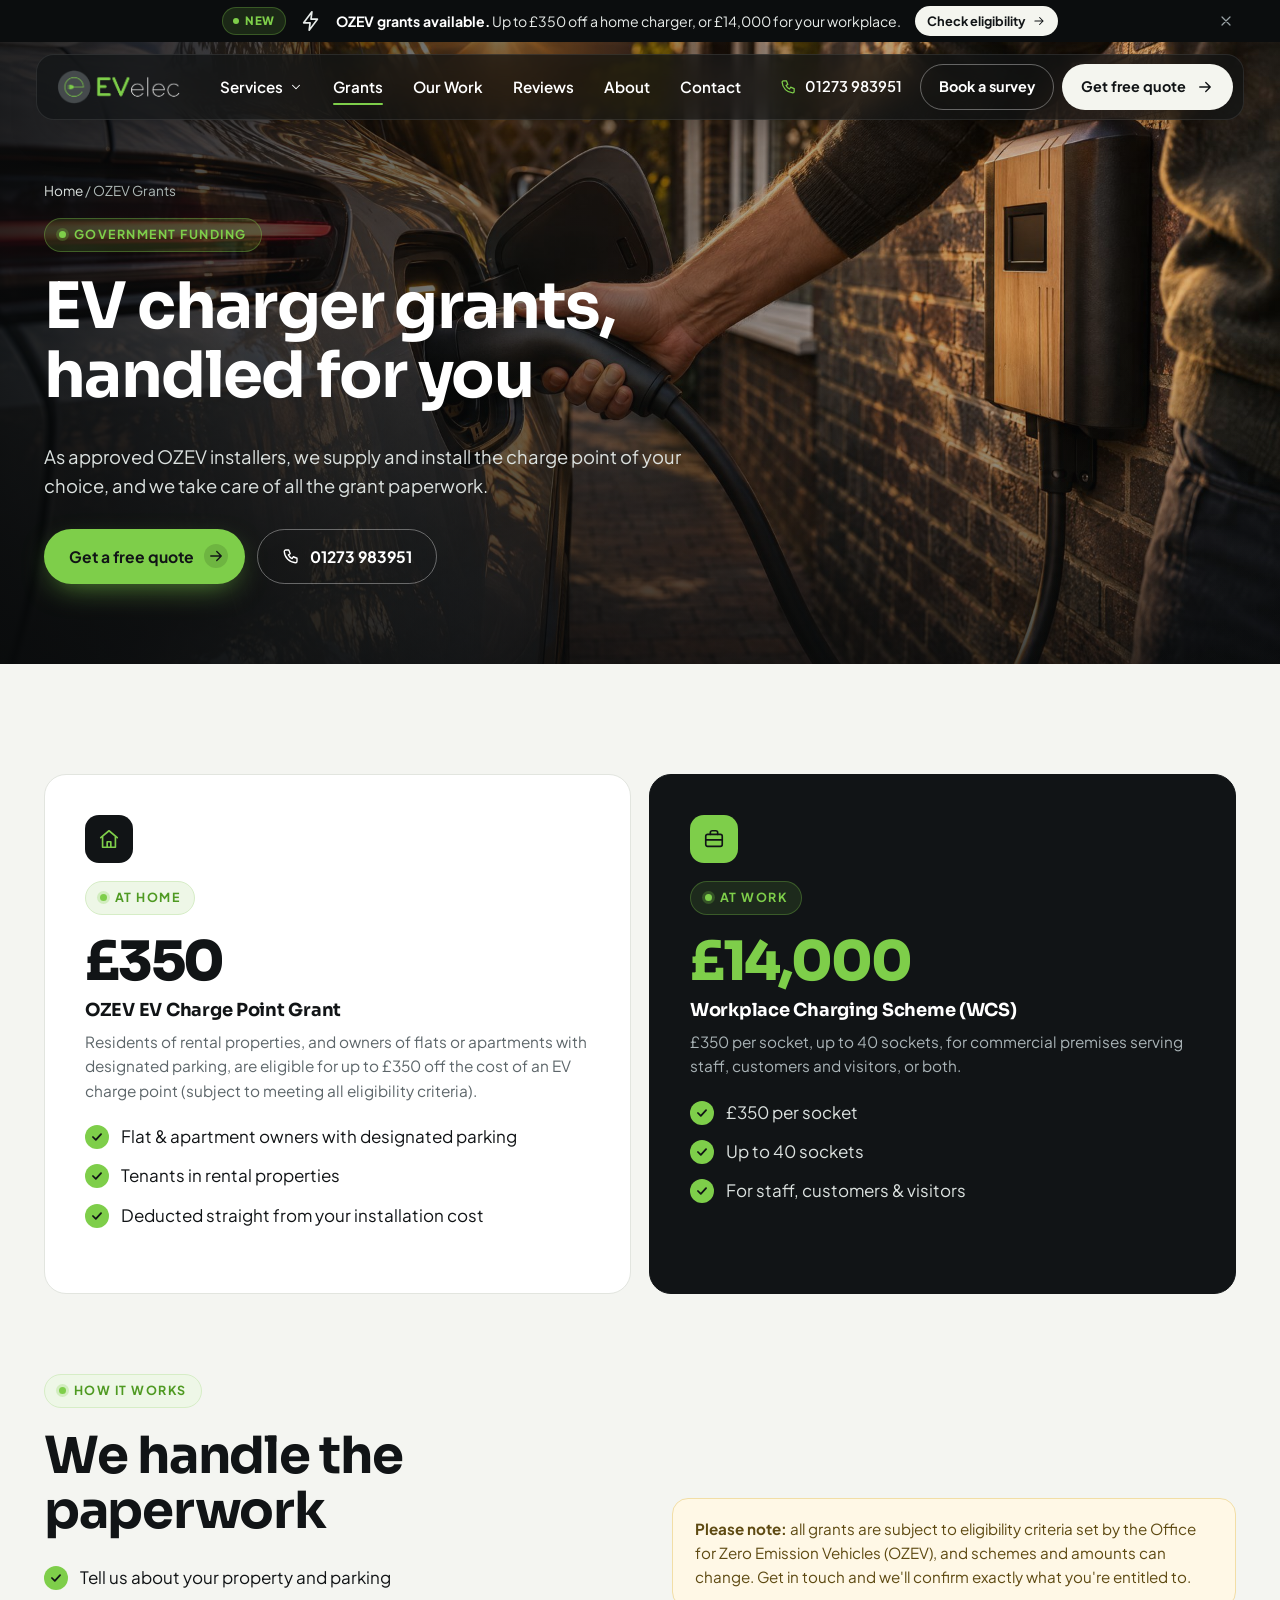
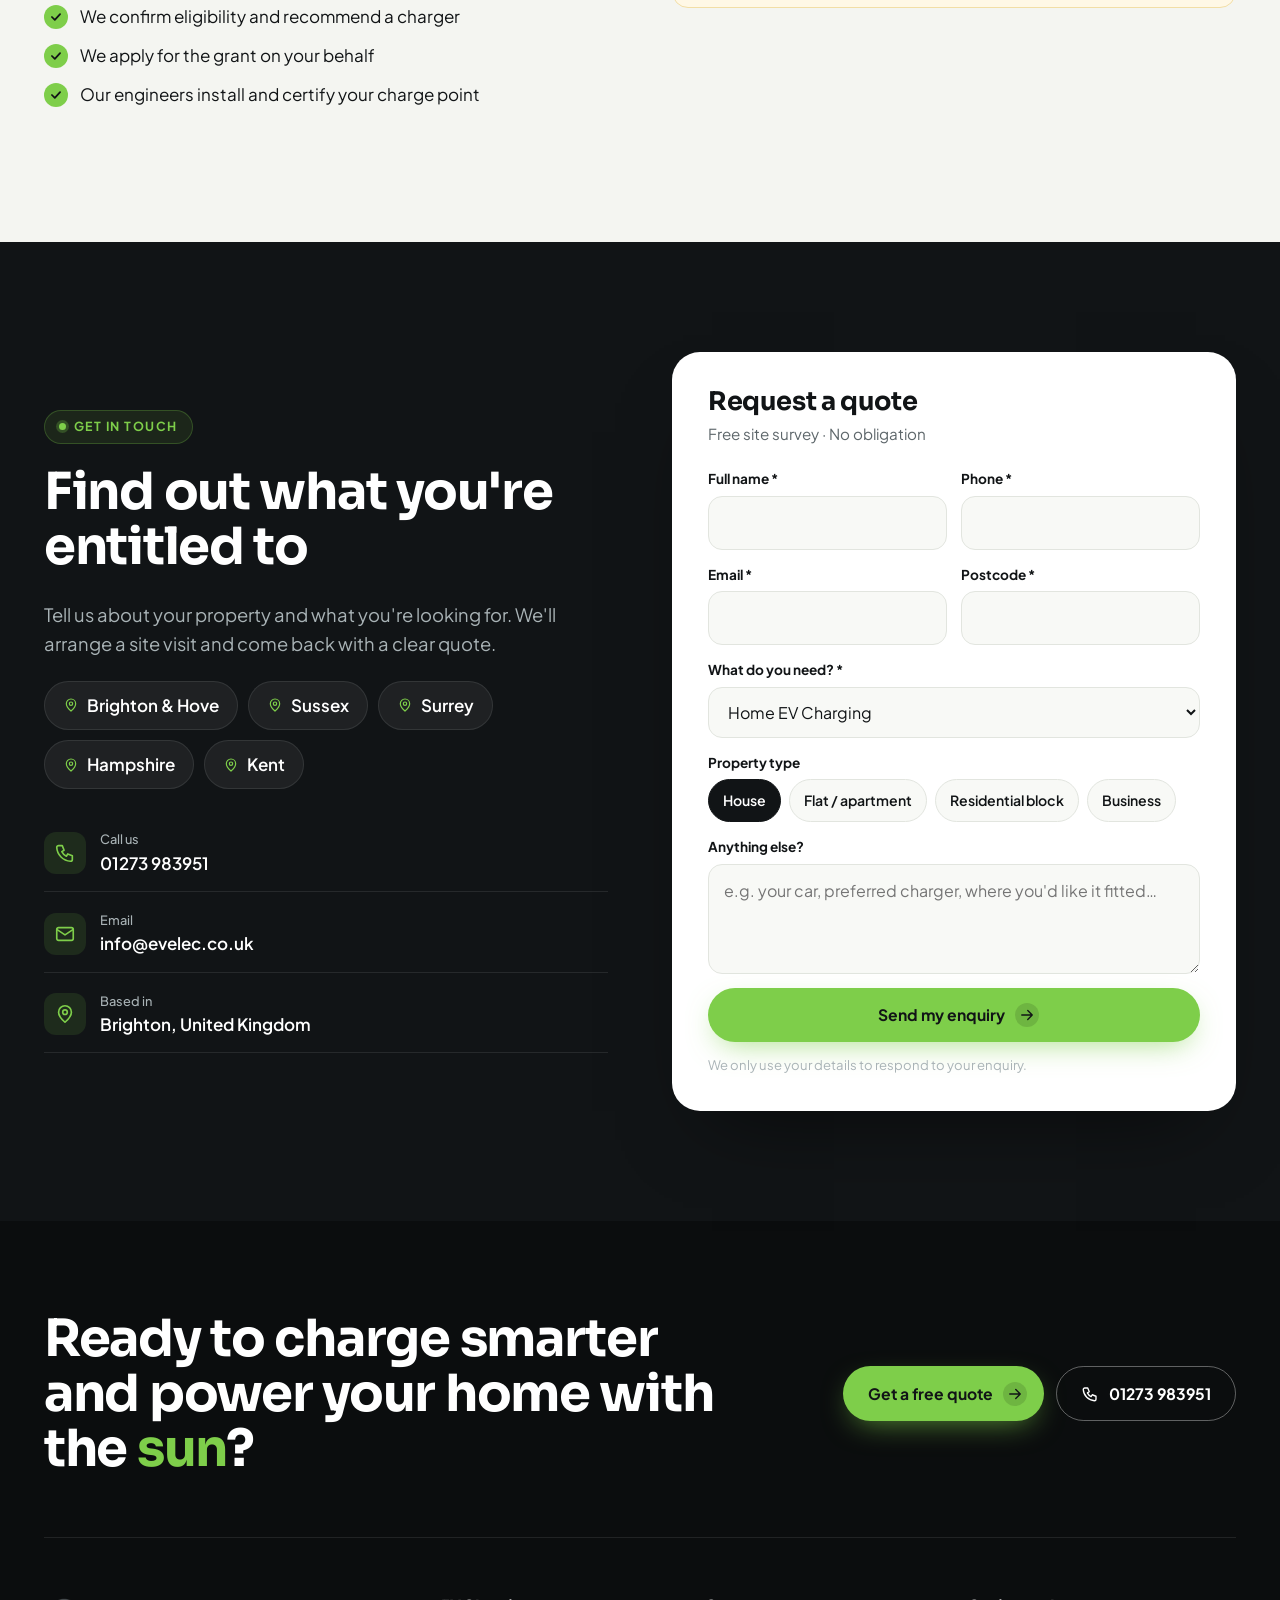
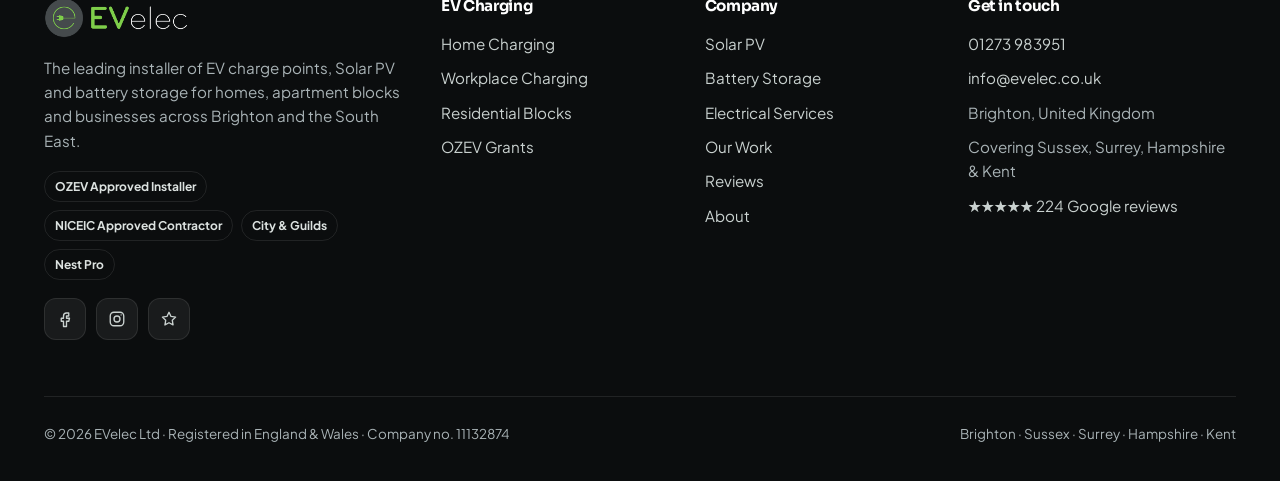
<file: site/ozev-grant.html>
<!doctype html>
<html lang="en-GB">
<head>
<meta charset="utf-8">
<meta name="viewport" content="width=device-width, initial-scale=1, viewport-fit=cover">
<title>OZEV EV Charger Grants | Home & Workplace Charging Scheme | EVelec</title>
<meta name="description" content="Approved OZEV installers: up to £350 off a home charge point and up to £14,000 through the Workplace Charging Scheme. We handle the paperwork.">
<link rel="canonical" href="https://www.evelec.co.uk/ozev-grant.html">
<meta property="og:type" content="website"><meta property="og:title" content="OZEV EV Charger Grants | Home & Workplace Charging Scheme | EVelec"><meta property="og:description" content="Approved OZEV installers: up to £350 off a home charge point and up to £14,000 through the Workplace Charging Scheme. We handle the paperwork.">
<meta property="og:image" content="https://www.evelec.co.uk/assets/img/hero-1-plug.jpg">
<meta name="theme-color" content="#111416">
<link rel="icon" type="image/png" href="assets/img/favicon.png">
<link rel="preconnect" href="https://fonts.googleapis.com"><link rel="preconnect" href="https://fonts.gstatic.com" crossorigin>
<link href="https://fonts.googleapis.com/css2?family=Plus+Jakarta+Sans:wght@400;500;600;700;800&family=Sora:wght@600;700;800&display=swap" rel="stylesheet">
<link rel="stylesheet" href="assets/style.css">
<script type="application/ld+json">{"@context":"https://schema.org","@type":"Electrician","name":"EVelec Ltd","url":"https://www.evelec.co.uk","telephone":"+441273983951","email":"info@evelec.co.uk","image":"https://www.evelec.co.uk/assets/img/evelec-logo.png","address":{"@type":"PostalAddress","addressLocality":"Brighton","addressCountry":"GB"},"areaServed":["Brighton","Sussex","Surrey","Hampshire","Kent"],"sameAs":["https://www.facebook.com/EVelecUK/","https://www.instagram.com/evelecltd/"],"aggregateRating":{"@type":"AggregateRating","ratingValue":"5","reviewCount":"224"}}</script>
</head>
<body>
<div class="topwrap">
<div class="announce"><div class="wrap">
  <span class="new">NEW</span>
  <span><svg class="icon" viewBox="0 0 24 24" aria-hidden="true"><path d="M13 2 4 14h7l-1 8 9-12h-7z"/></svg></span>
  <span><b>OZEV grants available.</b> <span class="msg-long">Up to £350 off a home charger, or £14,000 for your workplace.</span></span>
  <a class="go" href="ozev-grant.html">Check eligibility <svg class="icon" viewBox="0 0 24 24" aria-hidden="true"><path d="M5 12h14M13 6l6 6-6 6"/></svg></a>
  <button class="x" aria-label="Dismiss"><svg class="icon" viewBox="0 0 24 24" aria-hidden="true"><path d="M6 6l12 12M18 6 6 18"/></svg></button>
</div></div>
<div class="navbar"><div class="nav-inner">
  <a class="brand" href="index.html" aria-label="EVelec home"><img src="assets/img/evelec-logo-white.png" alt="EVelec" width="123" height="34"></a>
  <ul class="nav-links">
    <li><button data-mega aria-expanded="false" aria-haspopup="true">Services <svg class="icon chev" viewBox="0 0 24 24" aria-hidden="true"><path d="m6 9 6 6 6-6"/></svg></button></li>
    <li><a href="ozev-grant.html" class=active>Grants</a></li><li><a href="our-work.html">Our Work</a></li><li><a href="reviews.html">Reviews</a></li><li><a href="about.html">About</a></li><li><a href="contact.html">Contact</a></li>
  </ul>
  <div class="nav-right">
    <a class="phone" href="tel:+441273983951"><svg class="icon" viewBox="0 0 24 24" aria-hidden="true"><path d="M5 4h4l2 5-2.5 1.5a11 11 0 0 0 5 5L15 13l5 2v4a2 2 0 0 1-2 2A16 16 0 0 1 3 6a2 2 0 0 1 2-2"/></svg> 01273 983951</a>
    <a class="btn btn-outline" href="contact.html?service=Site%20survey">Book a survey</a>
    <a class="btn btn-light" href="contact.html">Get free quote <svg class="icon" viewBox="0 0 24 24" aria-hidden="true"><path d="M5 12h14M13 6l6 6-6 6"/></svg></a>
  </div>
  <button class="burger" data-sheet aria-label="Open menu"><svg class="icon" viewBox="0 0 24 24" aria-hidden="true"><path d="M4 7h16M4 12h16M4 17h16"/></svg></button>
</div><div class="mega" role="region" aria-label="Services menu">
  <div class="mega-side">
    <div class="mega-label">Tailored solutions for</div>
    <a class="tailored" href="ev-charging.html#home"><span>Homeowners<small>Chargers, solar &amp; batteries</small></span><span class="go"><svg class="icon" viewBox="0 0 24 24" aria-hidden="true"><path d="M5 12h14M13 6l6 6-6 6"/></svg></span></a>
    <a class="tailored" href="ev-charging.html#workplace"><span>Businesses &amp; landlords<small>Workplace &amp; residential blocks</small></span><span class="go"><svg class="icon" viewBox="0 0 24 24" aria-hidden="true"><path d="M5 12h14M13 6l6 6-6 6"/></svg></span></a>
    <div class="mega-label" style="margin-top:8px">Watch</div>
    <a class="tour" href="index.html#top"><div class="thumb" style="background-image:url(assets/img/hero-2-aerial.jpg)"><span class="play"><svg class="icon" viewBox="0 0 24 24" aria-hidden="true"><path d="M7 4v16l13-8z"/></svg></span><span class="cap">The EVelec film</span></div>
      <div class="meta"><span>Charge. Generate. Store.<small>See what we do in 20 seconds</small></span></div></a>
  </div>
  <div class="mega-main">
    <div class="mega-col"><div class="mega-label"><svg class="icon" viewBox="0 0 24 24" aria-hidden="true"><path d="M5 21V5a2 2 0 0 1 2-2h6a2 2 0 0 1 2 2v16"/><path d="M3 21h14"/><path d="M15 9h2a2 2 0 0 1 2 2v5a1.5 1.5 0 0 0 3 0V8l-3-3"/><path d="m10 7-2 4h4l-2 4"/></svg> EV Charging</div>
      <a class="mi" href="ev-charging.html#home"><span class="ib"><svg class="icon" viewBox="0 0 24 24" aria-hidden="true"><path d="M3 10.5 12 3l9 7.5"/><path d="M5 9.5V21h14V9.5"/><path d="M10 21v-6h4v6"/></svg></span><span><b>Home Charging</b><small>Smart chargers fitted at home</small></span></a>
      <a class="mi" href="ev-charging.html#workplace"><span class="ib"><svg class="icon" viewBox="0 0 24 24" aria-hidden="true"><rect x="3" y="7" width="18" height="13" rx="2"/><path d="M8 7V5a2 2 0 0 1 2-2h4a2 2 0 0 1 2 2v2"/><path d="M3 13h18"/></svg></span><span><b>Workplace Charging</b><small>Up to £14,000 OZEV funding</small></span></a>
      <a class="mi" href="ev-charging.html#residential"><span class="ib"><svg class="icon" viewBox="0 0 24 24" aria-hidden="true"><rect x="4" y="3" width="16" height="18" rx="1"/><path d="M9 7h1M14 7h1M9 11h1M14 11h1M9 15h1M14 15h1"/><path d="M10 21v-3h4v3"/></svg></span><span><b>Residential Blocks</b><small>Managed, billable charging</small></span></a>
      <a class="mi" href="ozev-grant.html"><span class="ib"><svg class="icon" viewBox="0 0 24 24" aria-hidden="true"><path d="M16 7a4 4 0 0 0-7 2.5V19"/><path d="M6 19h11"/><path d="M6 13h8"/></svg></span><span><b>OZEV Grants<span class="tag">Save £350</span></b><small>We handle the paperwork</small></span></a>
    </div>
    <div class="mega-col"><div class="mega-label"><svg class="icon" viewBox="0 0 24 24" aria-hidden="true"><circle cx="12" cy="12" r="4"/><path d="M12 2v2M12 20v2M4.9 4.9l1.4 1.4M17.7 17.7l1.4 1.4M2 12h2M20 12h2M4.9 19.1l1.4-1.4M17.7 6.3l1.4-1.4"/></svg> Renewables</div>
      <a class="mi" href="solar-pv.html"><span class="ib"><svg class="icon" viewBox="0 0 24 24" aria-hidden="true"><circle cx="12" cy="12" r="4"/><path d="M12 2v2M12 20v2M4.9 4.9l1.4 1.4M17.7 17.7l1.4 1.4M2 12h2M20 12h2M4.9 19.1l1.4-1.4M17.7 6.3l1.4-1.4"/></svg></span><span><b>Solar PV</b><small>0% VAT · cut your bills</small></span></a>
      <a class="mi" href="battery-storage.html"><span class="ib"><svg class="icon" viewBox="0 0 24 24" aria-hidden="true"><rect x="2" y="7" width="17" height="10" rx="2"/><path d="M22 11v2"/><path d="m11 9-2 3h4l-2 3"/></svg></span><span><b>Battery Storage</b><small>Store cheap-rate &amp; solar energy</small></span></a>
      <a class="mi" href="solar-pv.html#together"><span class="ib"><svg class="icon" viewBox="0 0 24 24" aria-hidden="true"><path d="m12 3 9 5-9 5-9-5z"/><path d="m3 13 9 5 9-5"/></svg></span><span><b>Solar + Battery + EV</b><small>One connected system</small></span></a>
      <a class="mi" href="solar-pv.html#together"><span class="ib"><svg class="icon" viewBox="0 0 24 24" aria-hidden="true"><path d="M12 3s6 6.5 6 11a6 6 0 0 1-12 0c0-4.5 6-11 6-11z"/></svg></span><span><b>Hot Water Diverters</b><small>myenergi eddi &amp; Solar Boost</small></span></a>
    </div>
    <div class="mega-col"><div class="mega-label"><svg class="icon" viewBox="0 0 24 24" aria-hidden="true"><path d="M13 2 4 14h7l-1 8 9-12h-7z"/></svg> Electrical</div>
      <a class="mi" href="electrical-services.html#emergency"><span class="ib"><svg class="icon" viewBox="0 0 24 24" aria-hidden="true"><path d="M7 18v-6a5 5 0 0 1 10 0v6"/><path d="M5 21h14v-3H5z"/><path d="M12 3v2M4 7l1.5 1M20 7l-1.5 1"/></svg></span><span><b>Emergency Call-outs<span class="tag red">Urgent</span></b><small>A local engineer, fast</small></span></a>
      <a class="mi" href="electrical-services.html"><span class="ib"><svg class="icon" viewBox="0 0 24 24" aria-hidden="true"><rect x="5" y="4" width="14" height="17" rx="2"/><path d="M9 4V3h6v1"/><path d="m9 13 2 2 4-4"/></svg></span><span><b>EICR Reports</b><small>Safety reports to BS 7671</small></span></a>
      <a class="mi" href="electrical-services.html"><span class="ib"><svg class="icon" viewBox="0 0 24 24" aria-hidden="true"><rect x="3" y="5" width="18" height="14" rx="2"/><path d="M7 9v6M11 9v6M15 9v6"/></svg></span><span><b>Rewires &amp; Fuse Boards</b><small>18th Edition consumer units</small></span></a>
      <a class="mi" href="electrical-services.html"><span class="ib"><svg class="icon" viewBox="0 0 24 24" aria-hidden="true"><path d="M9 2v5M15 2v5"/><path d="M6 7h12v4a6 6 0 0 1-12 0z"/><path d="M12 17v5"/></svg></span><span><b>PAT, Lighting &amp; Nest</b><small>Plus sockets &amp; garden lighting</small></span></a>
    </div>
    <div class="mega-foot"><span class="stars-row" style="display:flex;align-items:center;gap:8px;color:var(--muted);font-weight:600"><span class="stars">★★★★★</span>224 five-star reviews on Google</span>
      <a href="index.html#services">See all services <span class="dot"><svg class="icon" viewBox="0 0 24 24" aria-hidden="true"><path d="M5 12h14M13 6l6 6-6 6"/></svg></span></a></div>
  </div>
</div></div>
</div><div class="sheet" aria-label="Menu">
  <div class="sheet-top"><img src="assets/img/evelec-logo-white.png" alt="EVelec"><button data-sheet aria-label="Close menu"><svg class="icon" viewBox="0 0 24 24" aria-hidden="true"><path d="M6 6l12 12M18 6 6 18"/></svg></button></div>
  <a class="sl" href="index.html">Home</a>
  <details open><summary>Services <svg class="icon chev" viewBox="0 0 24 24" aria-hidden="true"><path d="m6 9 6 6 6-6"/></svg></summary><div class="sub">
    <a href="ev-charging.html#home"><svg class="icon" viewBox="0 0 24 24" aria-hidden="true"><path d="M3 10.5 12 3l9 7.5"/><path d="M5 9.5V21h14V9.5"/><path d="M10 21v-6h4v6"/></svg> Home Charging</a><a href="ev-charging.html#workplace"><svg class="icon" viewBox="0 0 24 24" aria-hidden="true"><rect x="3" y="7" width="18" height="13" rx="2"/><path d="M8 7V5a2 2 0 0 1 2-2h4a2 2 0 0 1 2 2v2"/><path d="M3 13h18"/></svg> Workplace Charging</a>
    <a href="ev-charging.html#residential"><svg class="icon" viewBox="0 0 24 24" aria-hidden="true"><rect x="4" y="3" width="16" height="18" rx="1"/><path d="M9 7h1M14 7h1M9 11h1M14 11h1M9 15h1M14 15h1"/><path d="M10 21v-3h4v3"/></svg> Residential Blocks</a><a href="solar-pv.html"><svg class="icon" viewBox="0 0 24 24" aria-hidden="true"><circle cx="12" cy="12" r="4"/><path d="M12 2v2M12 20v2M4.9 4.9l1.4 1.4M17.7 17.7l1.4 1.4M2 12h2M20 12h2M4.9 19.1l1.4-1.4M17.7 6.3l1.4-1.4"/></svg> Solar PV</a>
    <a href="battery-storage.html"><svg class="icon" viewBox="0 0 24 24" aria-hidden="true"><rect x="2" y="7" width="17" height="10" rx="2"/><path d="M22 11v2"/><path d="m11 9-2 3h4l-2 3"/></svg> Battery Storage</a><a href="electrical-services.html"><svg class="icon" viewBox="0 0 24 24" aria-hidden="true"><path d="M13 2 4 14h7l-1 8 9-12h-7z"/></svg> Electrical Services</a>
  </div></details>
  <a class="sl" href="ozev-grant.html">Grants</a><a class="sl" href="our-work.html">Our Work</a><a class="sl" href="reviews.html">Reviews</a><a class="sl" href="about.html">About</a><a class="sl" href="contact.html">Contact</a>
  <div class="btn-row"><a class="btn btn-outline" href="tel:+441273983951"><svg class="icon" viewBox="0 0 24 24" aria-hidden="true"><path d="M5 4h4l2 5-2.5 1.5a11 11 0 0 0 5 5L15 13l5 2v4a2 2 0 0 1-2 2A16 16 0 0 1 3 6a2 2 0 0 1 2-2"/></svg> Call</a><a class="btn btn-green" href="contact.html">Free quote</a></div>
</div>
<main id="top">
<section class="phero"><video class="" muted loop playsinline preload="none" poster="assets/img/hero-1.jpg" data-src="assets/video/hero-1.mp4" data-inview aria-hidden="true"></video><div class="wrap">
<div class="crumbs"><a href="index.html">Home</a> / OZEV Grants</div>
<div class="pill-label" style="background:rgba(126,206,74,.14);border-color:rgba(126,206,74,.35);color:var(--green)">Government funding</div>
<h1>EV charger grants, handled for you</h1><p class="lead">As approved OZEV installers, we supply and install the charge point of your choice, and we take care of all the grant paperwork.</p>
<div class="btn-row" style="margin-top:28px"><a class="btn btn-green" href="contact.html?service=OZEV%20Grant%20Enquiry">Get a free quote <span class="arr"><svg class="icon" viewBox="0 0 24 24" aria-hidden="true"><path d="M5 12h14M13 6l6 6-6 6"/></svg></span></a><a class="btn btn-outline" href="tel:+441273983951"><svg class="icon" viewBox="0 0 24 24" aria-hidden="true"><path d="M5 4h4l2 5-2.5 1.5a11 11 0 0 0 5 5L15 13l5 2v4a2 2 0 0 1-2 2A16 16 0 0 1 3 6a2 2 0 0 1 2-2"/></svg> 01273 983951</a></div>
</div></section>
<section class="section"><div class="wrap">
  <div class="grid g2">
    <div class="card rv" style="padding:40px"><div class="ic"><svg class="icon" viewBox="0 0 24 24" aria-hidden="true"><path d="M3 10.5 12 3l9 7.5"/><path d="M5 9.5V21h14V9.5"/><path d="M10 21v-6h4v6"/></svg></div><div class="pill-label">At home</div><div class="big-n" style="color:var(--ink)">£350</div>
      <h3 style="margin-top:12px">OZEV EV Charge Point Grant</h3>
      <p>Residents of rental properties, and owners of flats or apartments with designated parking, are eligible for up to £350 off the cost of an EV charge point (subject to meeting all eligibility criteria).</p>
      <div style="margin-top:20px"><ul class="checks"><li><span class="ck"><svg class="icon" viewBox="0 0 24 24" aria-hidden="true"><path d="m5 12 5 5 9-10"/></svg></span><span>Flat & apartment owners with designated parking</span></li><li><span class="ck"><svg class="icon" viewBox="0 0 24 24" aria-hidden="true"><path d="m5 12 5 5 9-10"/></svg></span><span>Tenants in rental properties</span></li><li><span class="ck"><svg class="icon" viewBox="0 0 24 24" aria-hidden="true"><path d="m5 12 5 5 9-10"/></svg></span><span>Deducted straight from your installation cost</span></li></ul></div></div>
    <div class="card rv d1" style="padding:40px;background:var(--ink);color:#fff;border-color:var(--ink)"><div class="ic" style="background:var(--green);color:var(--ink)"><svg class="icon" viewBox="0 0 24 24" aria-hidden="true"><rect x="3" y="7" width="18" height="13" rx="2"/><path d="M8 7V5a2 2 0 0 1 2-2h4a2 2 0 0 1 2 2v2"/><path d="M3 13h18"/></svg></div><div class="pill-label" style="background:rgba(126,206,74,.12);border-color:rgba(126,206,74,.3);color:var(--green)">At work</div><div class="big-n">£14,000</div>
      <h3 style="margin-top:12px">Workplace Charging Scheme (WCS)</h3>
      <p style="color:var(--muted-dk)">£350 per socket, up to 40 sockets, for commercial premises serving staff, customers and visitors, or both.</p>
      <div style="margin-top:20px" class="dark"><ul class="checks"><li><span class="ck"><svg class="icon" viewBox="0 0 24 24" aria-hidden="true"><path d="m5 12 5 5 9-10"/></svg></span><span>£350 per socket</span></li><li><span class="ck"><svg class="icon" viewBox="0 0 24 24" aria-hidden="true"><path d="m5 12 5 5 9-10"/></svg></span><span>Up to 40 sockets</span></li><li><span class="ck"><svg class="icon" viewBox="0 0 24 24" aria-hidden="true"><path d="m5 12 5 5 9-10"/></svg></span><span>For staff, customers & visitors</span></li></ul></div></div>
  </div>
  <div class="split" style="margin-top:80px">
    <div class="rv"><div class="pill-label">How it works</div><h2>We handle the paperwork</h2>
      <ul class="checks"><li><span class="ck"><svg class="icon" viewBox="0 0 24 24" aria-hidden="true"><path d="m5 12 5 5 9-10"/></svg></span><span>Tell us about your property and parking</span></li><li><span class="ck"><svg class="icon" viewBox="0 0 24 24" aria-hidden="true"><path d="m5 12 5 5 9-10"/></svg></span><span>We confirm eligibility and recommend a charger</span></li><li><span class="ck"><svg class="icon" viewBox="0 0 24 24" aria-hidden="true"><path d="m5 12 5 5 9-10"/></svg></span><span>We apply for the grant on your behalf</span></li><li><span class="ck"><svg class="icon" viewBox="0 0 24 24" aria-hidden="true"><path d="m5 12 5 5 9-10"/></svg></span><span>Our engineers install and certify your charge point</span></li></ul></div>
    <div class="note rv d1"><b>Please note:</b> all grants are subject to eligibility criteria set by the Office for Zero Emission Vehicles (OZEV), and schemes and amounts can change. Get in touch and we'll confirm exactly what you're entitled to.</div>
  </div>
</div></section>
<section class="section dark" id="quote"><div class="wrap split">
<div class="rv"><div class="pill-label">Get in touch</div><h2>Find out what you're entitled to</h2>
<p class="lead">Tell us about your property and what you're looking for. We'll arrange a site visit and come back with a clear quote.</p>
<div class="areas"><span><svg class="icon" viewBox="0 0 24 24" aria-hidden="true"><path d="M12 21s-7-6.2-7-11a7 7 0 0 1 14 0c0 4.8-7 11-7 11z"/><circle cx="12" cy="10" r="2.5"/></svg>Brighton & Hove</span><span><svg class="icon" viewBox="0 0 24 24" aria-hidden="true"><path d="M12 21s-7-6.2-7-11a7 7 0 0 1 14 0c0 4.8-7 11-7 11z"/><circle cx="12" cy="10" r="2.5"/></svg>Sussex</span><span><svg class="icon" viewBox="0 0 24 24" aria-hidden="true"><path d="M12 21s-7-6.2-7-11a7 7 0 0 1 14 0c0 4.8-7 11-7 11z"/><circle cx="12" cy="10" r="2.5"/></svg>Surrey</span><span><svg class="icon" viewBox="0 0 24 24" aria-hidden="true"><path d="M12 21s-7-6.2-7-11a7 7 0 0 1 14 0c0 4.8-7 11-7 11z"/><circle cx="12" cy="10" r="2.5"/></svg>Hampshire</span><span><svg class="icon" viewBox="0 0 24 24" aria-hidden="true"><path d="M12 21s-7-6.2-7-11a7 7 0 0 1 14 0c0 4.8-7 11-7 11z"/><circle cx="12" cy="10" r="2.5"/></svg>Kent</span></div>
<div class="contact-lines">
 <a href="tel:+441273983951"><span class="ic"><svg class="icon" viewBox="0 0 24 24" aria-hidden="true"><path d="M5 4h4l2 5-2.5 1.5a11 11 0 0 0 5 5L15 13l5 2v4a2 2 0 0 1-2 2A16 16 0 0 1 3 6a2 2 0 0 1 2-2"/></svg></span><span><small>Call us</small>01273 983951</span></a>
 <a href="mailto:info@evelec.co.uk"><span class="ic"><svg class="icon" viewBox="0 0 24 24" aria-hidden="true"><rect x="3" y="5" width="18" height="14" rx="2"/><path d="m3 7 9 6 9-6"/></svg></span><span><small>Email</small>info@evelec.co.uk</span></a>
 <div><span class="ic"><svg class="icon" viewBox="0 0 24 24" aria-hidden="true"><path d="M12 21s-7-6.2-7-11a7 7 0 0 1 14 0c0 4.8-7 11-7 11z"/><circle cx="12" cy="10" r="2.5"/></svg></span><span><small>Based in</small>Brighton, United Kingdom</span></div>
</div></div>
<form class="quote rv d1" data-endpoint="" data-email="info@evelec.co.uk">
 <h3>Request a quote</h3><p class="sub">Free site survey · No obligation</p>
 <div class="form-row"><div class="field"><label for="q-name">Full name *</label><input id="q-name" name="name" required autocomplete="name"></div>
 <div class="field"><label for="q-phone">Phone *</label><input id="q-phone" name="phone" type="tel" required autocomplete="tel"></div></div>
 <div class="form-row"><div class="field"><label for="q-email">Email *</label><input id="q-email" name="email" type="email" required autocomplete="email"></div>
 <div class="field"><label for="q-post">Postcode *</label><input id="q-post" name="postcode" required autocomplete="postal-code"></div></div>
 <div class="field"><label for="q-svc">What do you need? *</label><select id="q-svc" name="service" required><option>Home EV Charging</option><option>Workplace EV Charging</option><option>Residential Block EV Charging</option><option>Solar PV</option><option>Battery Storage</option><option>Solar + Battery + EV</option><option>Electrical Services</option><option>Emergency Call-out</option><option>Site survey</option><option>OZEV Grant Enquiry</option><option>Other</option></select></div>
 <div class="field"><label>Property type</label><div class="chips">
  <label><input type="radio" name="property" value="House" checked><span>House</span></label>
  <label><input type="radio" name="property" value="Flat / apartment"><span>Flat / apartment</span></label>
  <label><input type="radio" name="property" value="Residential block"><span>Residential block</span></label>
  <label><input type="radio" name="property" value="Business"><span>Business</span></label></div></div>
 <div class="field"><label for="q-msg">Anything else?</label><textarea id="q-msg" name="message" placeholder="e.g. your car, preferred charger, where you'd like it fitted…"></textarea></div>
 <button class="btn btn-green" type="submit" style="width:100%">Send my enquiry <span class="arr"><svg class="icon" viewBox="0 0 24 24" aria-hidden="true"><path d="M5 12h14M13 6l6 6-6 6"/></svg></span></button>
 <p class="form-note">We only use your details to respond to your enquiry.</p>
 <div class="form-success">Thanks! Your enquiry has been sent. We'll be in touch shortly.</div>
</form></div></section>
</main>
<footer class="site"><div class="wrap">
  <div class="foot-cta"><h2>Ready to charge smarter and power your home with the <span class="green">sun</span>?</h2>
    <div class="btn-row"><a class="btn btn-green" href="contact.html">Get a free quote <span class="arr"><svg class="icon" viewBox="0 0 24 24" aria-hidden="true"><path d="M5 12h14M13 6l6 6-6 6"/></svg></span></a><a class="btn btn-outline" href="tel:+441273983951"><svg class="icon" viewBox="0 0 24 24" aria-hidden="true"><path d="M5 4h4l2 5-2.5 1.5a11 11 0 0 0 5 5L15 13l5 2v4a2 2 0 0 1-2 2A16 16 0 0 1 3 6a2 2 0 0 1 2-2"/></svg> 01273 983951</a></div></div>
  <div class="foot-cols">
    <div><img src="assets/img/evelec-logo-white.png" alt="EVelec" width="145" height="40">
      <p>The leading installer of EV charge points, Solar PV and battery storage for homes, apartment blocks and businesses across Brighton and the South East.</p>
      <div class="accred"><span>OZEV Approved Installer</span><span>NICEIC Approved Contractor</span><span>City &amp; Guilds</span><span>Nest Pro</span></div>
      <div class="socials"><a href="https://www.facebook.com/EVelecUK/" target="_blank" rel="noopener" aria-label="Facebook"><svg class="icon" viewBox="0 0 24 24" aria-hidden="true"><path d="M14 8h3V4h-3a4 4 0 0 0-4 4v3H7v4h3v7h4v-7h3l1-4h-4V8z"/></svg></a><a href="https://www.instagram.com/evelecltd/" target="_blank" rel="noopener" aria-label="Instagram"><svg class="icon" viewBox="0 0 24 24" aria-hidden="true"><rect x="3" y="3" width="18" height="18" rx="5"/><circle cx="12" cy="12" r="4"/><path d="M17.5 6.5h.01"/></svg></a><a href="https://maps.app.goo.gl/jSq9Tzx1LCuBsJ2LA" target="_blank" rel="noopener" aria-label="Google reviews"><svg class="icon" viewBox="0 0 24 24" aria-hidden="true"><path d="m12 3 2.7 5.6 6.1.9-4.4 4.3 1 6.1L12 17l-5.4 2.9 1-6.1-4.4-4.3 6.1-.9z"/></svg></a></div>
    </div>
    <div><h4>EV Charging</h4><ul><li><a href="ev-charging.html#home">Home Charging</a></li><li><a href="ev-charging.html#workplace">Workplace Charging</a></li><li><a href="ev-charging.html#residential">Residential Blocks</a></li><li><a href="ozev-grant.html">OZEV Grants</a></li></ul></div>
    <div><h4>Company</h4><ul><li><a href="solar-pv.html">Solar PV</a></li><li><a href="battery-storage.html">Battery Storage</a></li><li><a href="electrical-services.html">Electrical Services</a></li><li><a href="our-work.html">Our Work</a></li><li><a href="reviews.html">Reviews</a></li><li><a href="about.html">About</a></li></ul></div>
    <div><h4>Get in touch</h4><ul><li><a href="tel:+441273983951">01273 983951</a></li><li><a href="mailto:info@evelec.co.uk">info@evelec.co.uk</a></li><li>Brighton, United Kingdom</li><li>Covering Sussex, Surrey, Hampshire &amp; Kent</li><li><a href="https://maps.app.goo.gl/jSq9Tzx1LCuBsJ2LA" target="_blank" rel="noopener">★★★★★ 224 Google reviews</a></li></ul></div>
  </div>
  <div class="foot-bottom"><span>© <span id="year">2026</span> EVelec Ltd · Registered in England &amp; Wales · Company no. 11132874</span><span>Brighton · Sussex · Surrey · Hampshire · Kent</span></div>
</div></footer>
<div class="mbar"><a class="call" href="tel:+441273983951"><svg class="icon" viewBox="0 0 24 24" aria-hidden="true"><path d="M5 4h4l2 5-2.5 1.5a11 11 0 0 0 5 5L15 13l5 2v4a2 2 0 0 1-2 2A16 16 0 0 1 3 6a2 2 0 0 1 2-2"/></svg> Call us</a><a class="q" href="contact.html"><svg class="icon" viewBox="0 0 24 24" aria-hidden="true"><path d="M13 2 4 14h7l-1 8 9-12h-7z"/></svg> Free quote</a></div>
<script src="assets/main.js"></script>
</body>
</html>
</file>
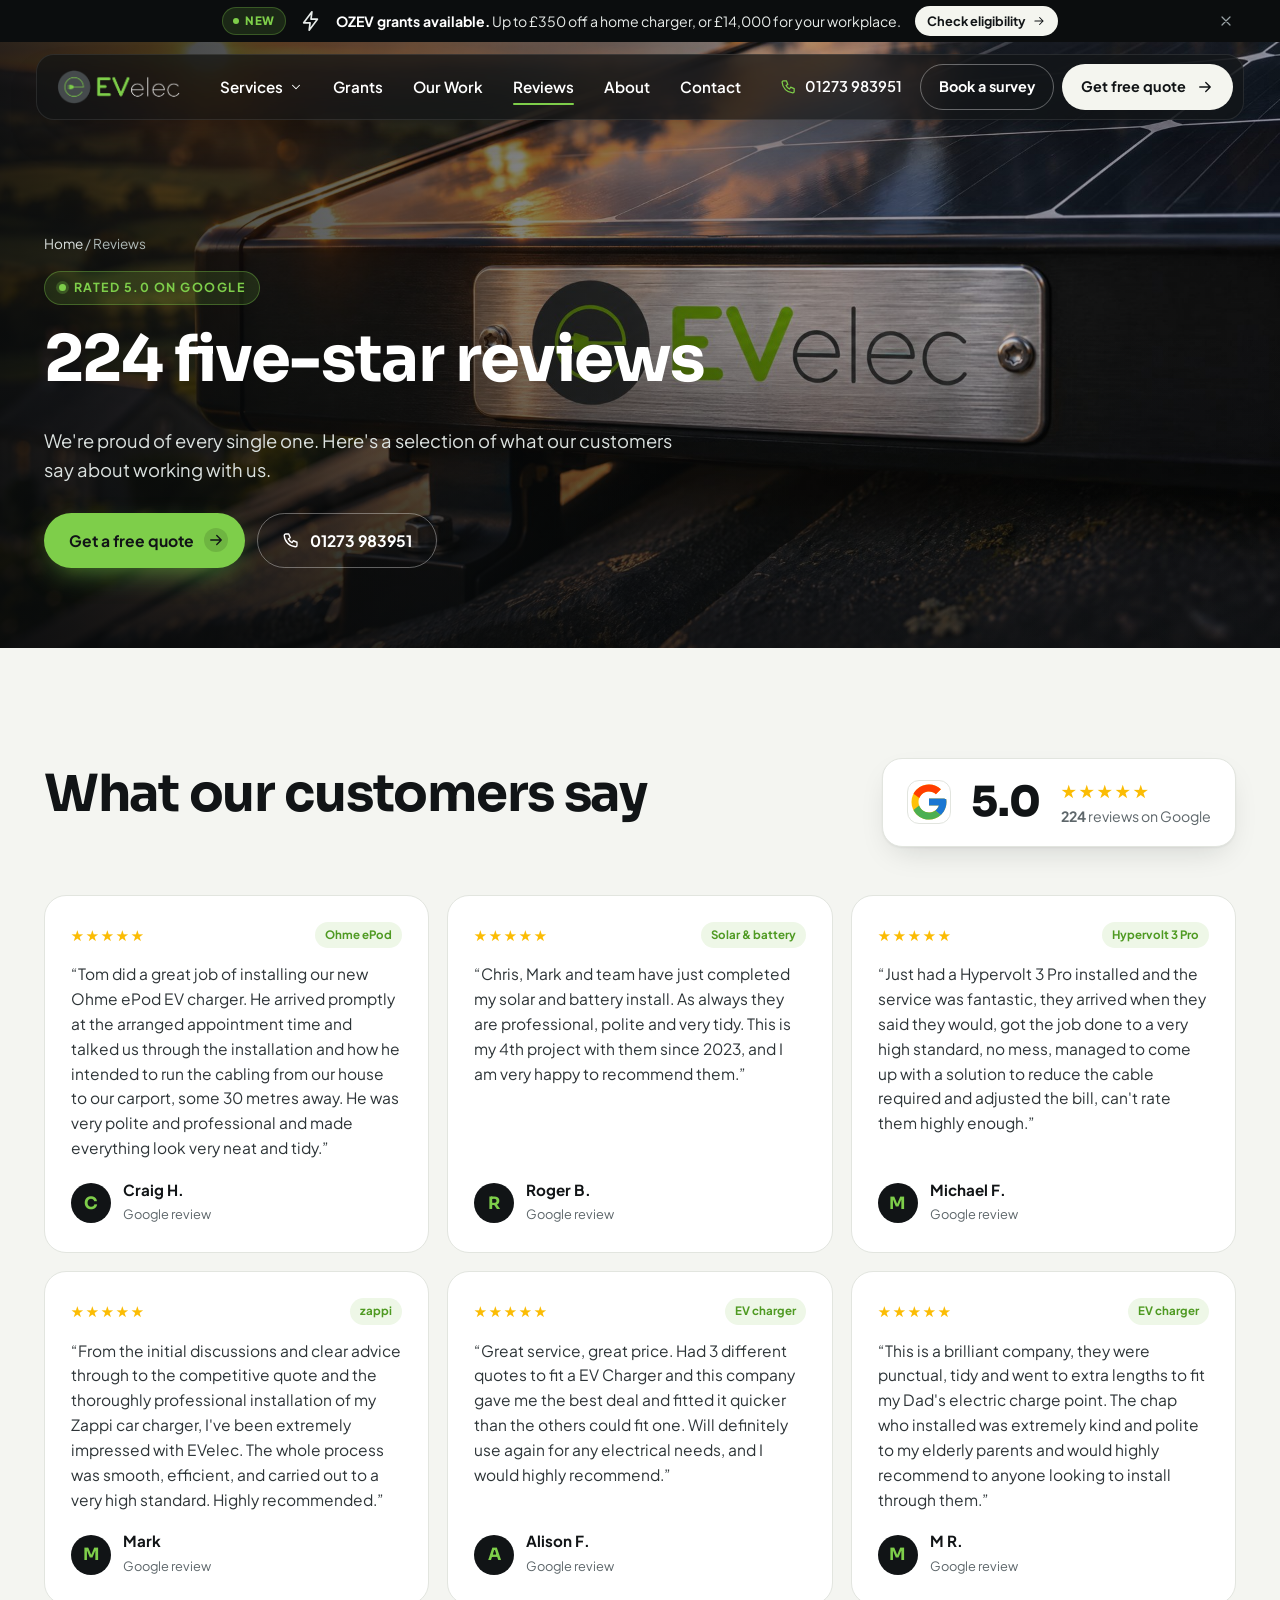
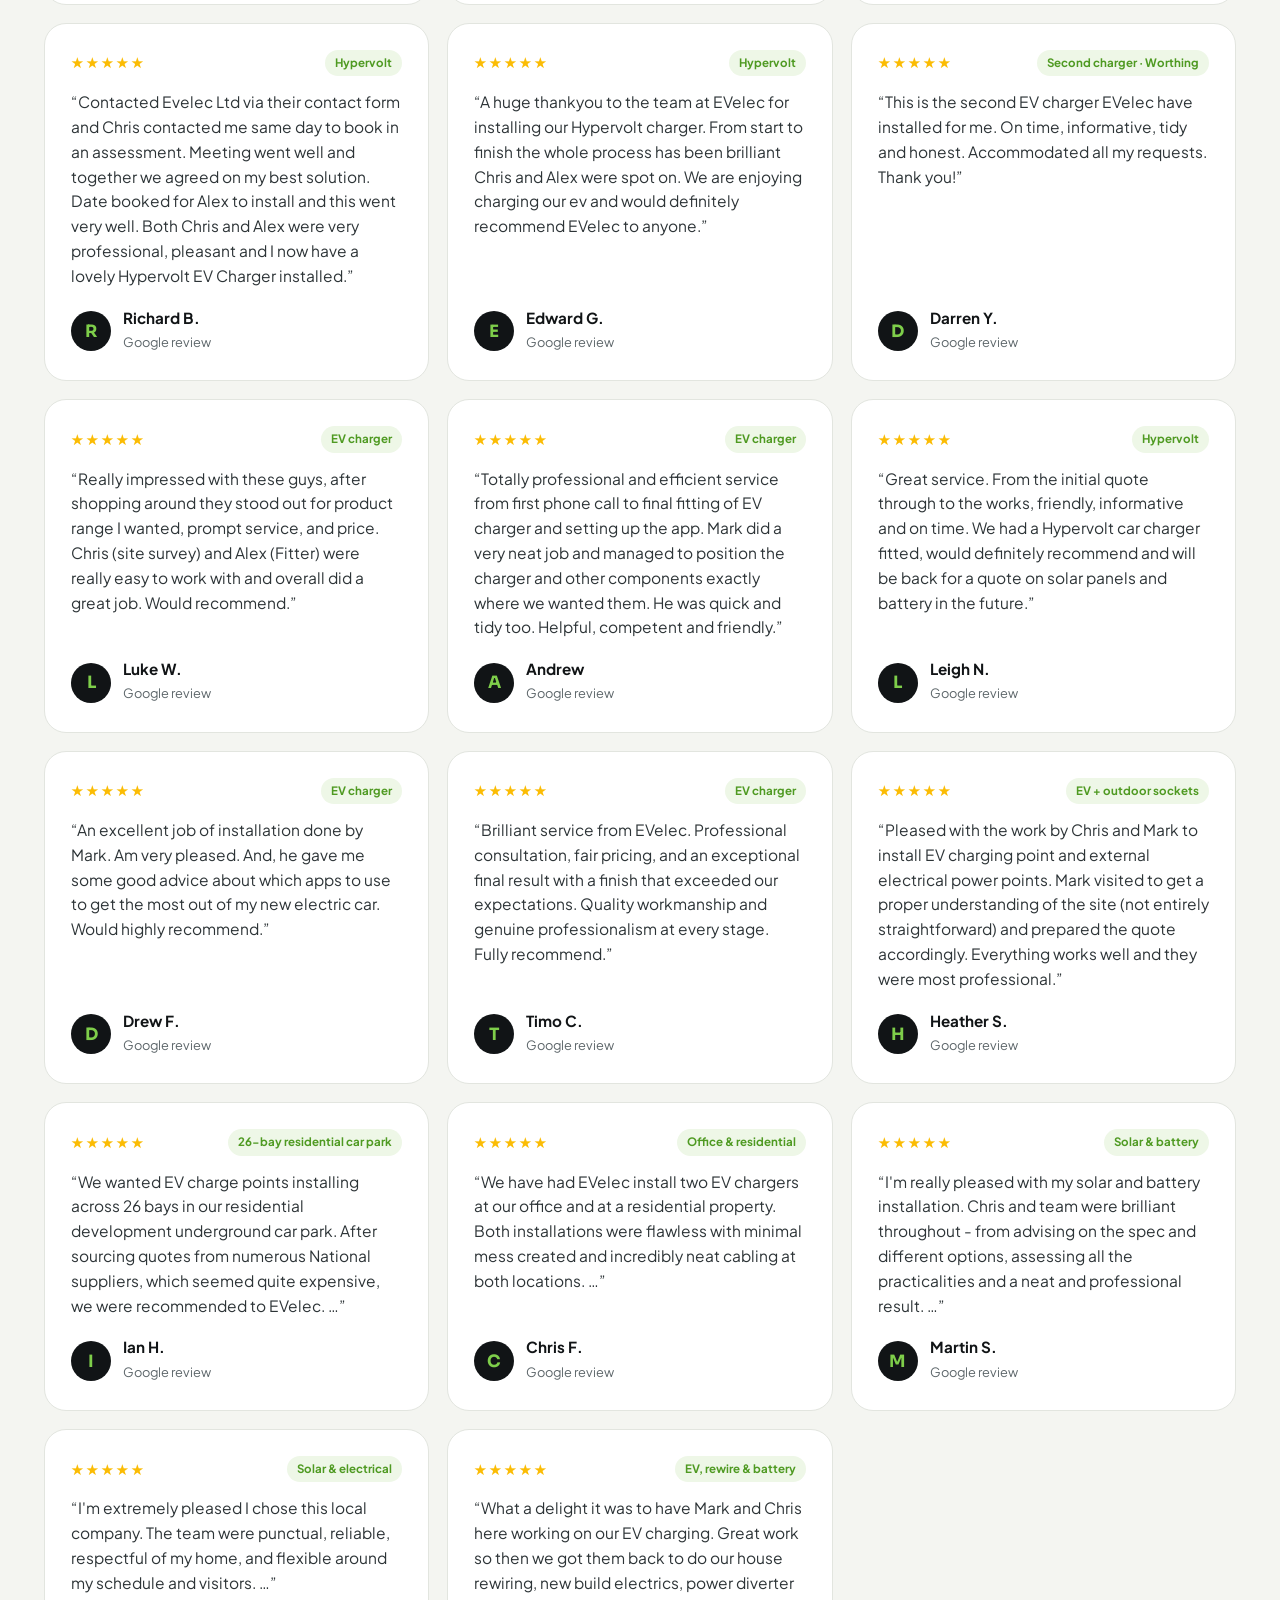
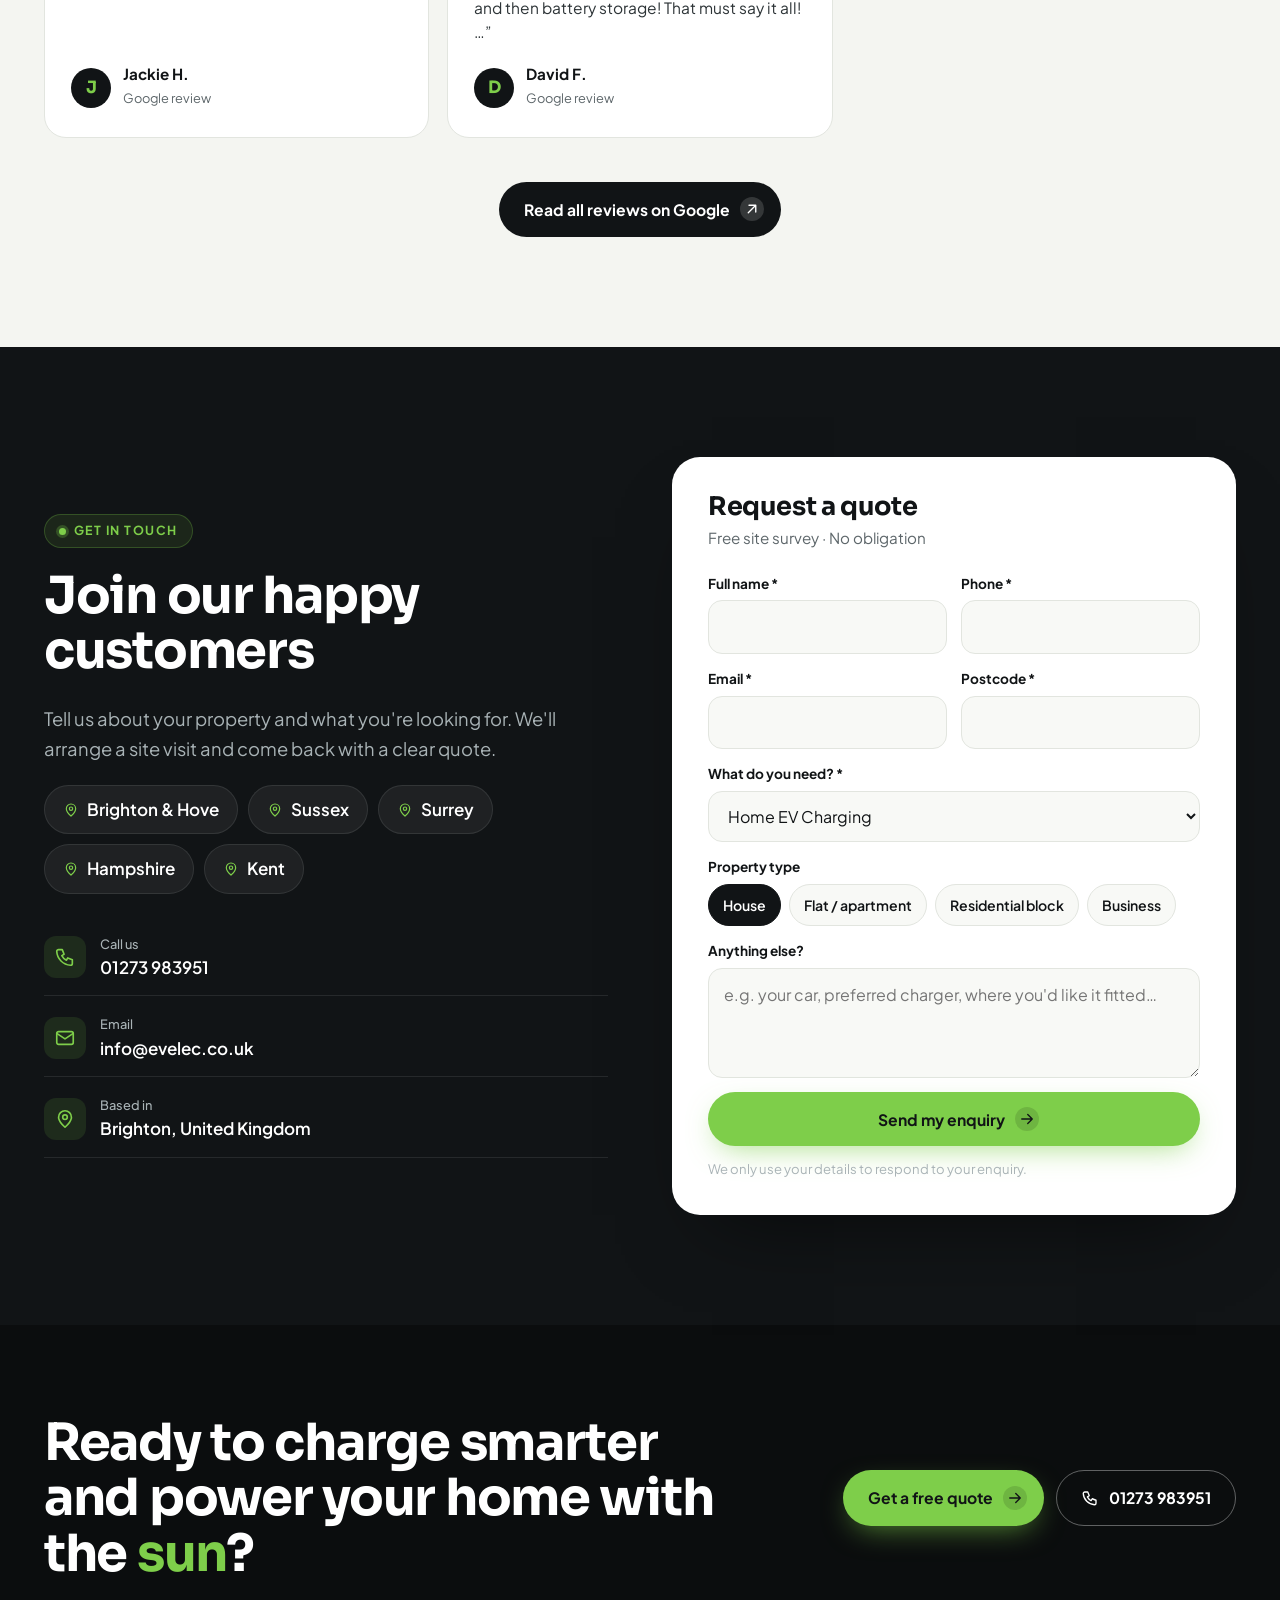
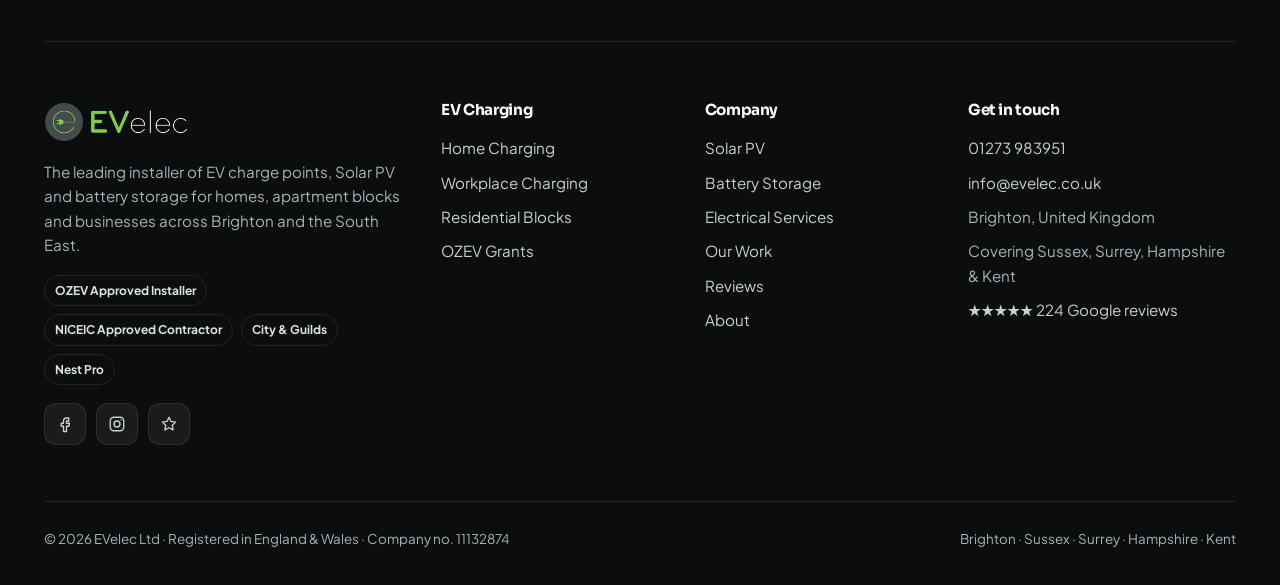
<file: site/reviews.html>
<!doctype html>
<html lang="en-GB">
<head>
<meta charset="utf-8">
<meta name="viewport" content="width=device-width, initial-scale=1, viewport-fit=cover">
<title>Reviews | 224 Five-Star Google Reviews | EVelec</title>
<meta name="description" content="Read what customers say about EVelec's EV charger, solar and battery installations: 224 five-star reviews on Google.">
<link rel="canonical" href="https://www.evelec.co.uk/reviews.html">
<meta property="og:type" content="website"><meta property="og:title" content="Reviews | 224 Five-Star Google Reviews | EVelec"><meta property="og:description" content="Read what customers say about EVelec's EV charger, solar and battery installations: 224 five-star reviews on Google.">
<meta property="og:image" content="https://www.evelec.co.uk/assets/img/hero-2-aerial.jpg">
<meta name="theme-color" content="#111416">
<link rel="icon" type="image/png" href="assets/img/favicon.png">
<link rel="preconnect" href="https://fonts.googleapis.com"><link rel="preconnect" href="https://fonts.gstatic.com" crossorigin>
<link href="https://fonts.googleapis.com/css2?family=Plus+Jakarta+Sans:wght@400;500;600;700;800&family=Sora:wght@600;700;800&display=swap" rel="stylesheet">
<link rel="stylesheet" href="assets/style.css">
<script type="application/ld+json">{"@context":"https://schema.org","@type":"Electrician","name":"EVelec Ltd","url":"https://www.evelec.co.uk","telephone":"+441273983951","email":"info@evelec.co.uk","image":"https://www.evelec.co.uk/assets/img/evelec-logo.png","address":{"@type":"PostalAddress","addressLocality":"Brighton","addressCountry":"GB"},"areaServed":["Brighton","Sussex","Surrey","Hampshire","Kent"],"sameAs":["https://www.facebook.com/EVelecUK/","https://www.instagram.com/evelecltd/"],"aggregateRating":{"@type":"AggregateRating","ratingValue":"5","reviewCount":"224"}}</script>
</head>
<body>
<div class="topwrap">
<div class="announce"><div class="wrap">
  <span class="new">NEW</span>
  <span><svg class="icon" viewBox="0 0 24 24" aria-hidden="true"><path d="M13 2 4 14h7l-1 8 9-12h-7z"/></svg></span>
  <span><b>OZEV grants available.</b> <span class="msg-long">Up to £350 off a home charger, or £14,000 for your workplace.</span></span>
  <a class="go" href="ozev-grant.html">Check eligibility <svg class="icon" viewBox="0 0 24 24" aria-hidden="true"><path d="M5 12h14M13 6l6 6-6 6"/></svg></a>
  <button class="x" aria-label="Dismiss"><svg class="icon" viewBox="0 0 24 24" aria-hidden="true"><path d="M6 6l12 12M18 6 6 18"/></svg></button>
</div></div>
<div class="navbar"><div class="nav-inner">
  <a class="brand" href="index.html" aria-label="EVelec home"><img src="assets/img/evelec-logo-white.png" alt="EVelec" width="123" height="34"></a>
  <ul class="nav-links">
    <li><button data-mega aria-expanded="false" aria-haspopup="true">Services <svg class="icon chev" viewBox="0 0 24 24" aria-hidden="true"><path d="m6 9 6 6 6-6"/></svg></button></li>
    <li><a href="ozev-grant.html">Grants</a></li><li><a href="our-work.html">Our Work</a></li><li><a href="reviews.html" class=active>Reviews</a></li><li><a href="about.html">About</a></li><li><a href="contact.html">Contact</a></li>
  </ul>
  <div class="nav-right">
    <a class="phone" href="tel:+441273983951"><svg class="icon" viewBox="0 0 24 24" aria-hidden="true"><path d="M5 4h4l2 5-2.5 1.5a11 11 0 0 0 5 5L15 13l5 2v4a2 2 0 0 1-2 2A16 16 0 0 1 3 6a2 2 0 0 1 2-2"/></svg> 01273 983951</a>
    <a class="btn btn-outline" href="contact.html?service=Site%20survey">Book a survey</a>
    <a class="btn btn-light" href="contact.html">Get free quote <svg class="icon" viewBox="0 0 24 24" aria-hidden="true"><path d="M5 12h14M13 6l6 6-6 6"/></svg></a>
  </div>
  <button class="burger" data-sheet aria-label="Open menu"><svg class="icon" viewBox="0 0 24 24" aria-hidden="true"><path d="M4 7h16M4 12h16M4 17h16"/></svg></button>
</div><div class="mega" role="region" aria-label="Services menu">
  <div class="mega-side">
    <div class="mega-label">Tailored solutions for</div>
    <a class="tailored" href="ev-charging.html#home"><span>Homeowners<small>Chargers, solar &amp; batteries</small></span><span class="go"><svg class="icon" viewBox="0 0 24 24" aria-hidden="true"><path d="M5 12h14M13 6l6 6-6 6"/></svg></span></a>
    <a class="tailored" href="ev-charging.html#workplace"><span>Businesses &amp; landlords<small>Workplace &amp; residential blocks</small></span><span class="go"><svg class="icon" viewBox="0 0 24 24" aria-hidden="true"><path d="M5 12h14M13 6l6 6-6 6"/></svg></span></a>
    <div class="mega-label" style="margin-top:8px">Watch</div>
    <a class="tour" href="index.html#top"><div class="thumb" style="background-image:url(assets/img/hero-2-aerial.jpg)"><span class="play"><svg class="icon" viewBox="0 0 24 24" aria-hidden="true"><path d="M7 4v16l13-8z"/></svg></span><span class="cap">The EVelec film</span></div>
      <div class="meta"><span>Charge. Generate. Store.<small>See what we do in 20 seconds</small></span></div></a>
  </div>
  <div class="mega-main">
    <div class="mega-col"><div class="mega-label"><svg class="icon" viewBox="0 0 24 24" aria-hidden="true"><path d="M5 21V5a2 2 0 0 1 2-2h6a2 2 0 0 1 2 2v16"/><path d="M3 21h14"/><path d="M15 9h2a2 2 0 0 1 2 2v5a1.5 1.5 0 0 0 3 0V8l-3-3"/><path d="m10 7-2 4h4l-2 4"/></svg> EV Charging</div>
      <a class="mi" href="ev-charging.html#home"><span class="ib"><svg class="icon" viewBox="0 0 24 24" aria-hidden="true"><path d="M3 10.5 12 3l9 7.5"/><path d="M5 9.5V21h14V9.5"/><path d="M10 21v-6h4v6"/></svg></span><span><b>Home Charging</b><small>Smart chargers fitted at home</small></span></a>
      <a class="mi" href="ev-charging.html#workplace"><span class="ib"><svg class="icon" viewBox="0 0 24 24" aria-hidden="true"><rect x="3" y="7" width="18" height="13" rx="2"/><path d="M8 7V5a2 2 0 0 1 2-2h4a2 2 0 0 1 2 2v2"/><path d="M3 13h18"/></svg></span><span><b>Workplace Charging</b><small>Up to £14,000 OZEV funding</small></span></a>
      <a class="mi" href="ev-charging.html#residential"><span class="ib"><svg class="icon" viewBox="0 0 24 24" aria-hidden="true"><rect x="4" y="3" width="16" height="18" rx="1"/><path d="M9 7h1M14 7h1M9 11h1M14 11h1M9 15h1M14 15h1"/><path d="M10 21v-3h4v3"/></svg></span><span><b>Residential Blocks</b><small>Managed, billable charging</small></span></a>
      <a class="mi" href="ozev-grant.html"><span class="ib"><svg class="icon" viewBox="0 0 24 24" aria-hidden="true"><path d="M16 7a4 4 0 0 0-7 2.5V19"/><path d="M6 19h11"/><path d="M6 13h8"/></svg></span><span><b>OZEV Grants<span class="tag">Save £350</span></b><small>We handle the paperwork</small></span></a>
    </div>
    <div class="mega-col"><div class="mega-label"><svg class="icon" viewBox="0 0 24 24" aria-hidden="true"><circle cx="12" cy="12" r="4"/><path d="M12 2v2M12 20v2M4.9 4.9l1.4 1.4M17.7 17.7l1.4 1.4M2 12h2M20 12h2M4.9 19.1l1.4-1.4M17.7 6.3l1.4-1.4"/></svg> Renewables</div>
      <a class="mi" href="solar-pv.html"><span class="ib"><svg class="icon" viewBox="0 0 24 24" aria-hidden="true"><circle cx="12" cy="12" r="4"/><path d="M12 2v2M12 20v2M4.9 4.9l1.4 1.4M17.7 17.7l1.4 1.4M2 12h2M20 12h2M4.9 19.1l1.4-1.4M17.7 6.3l1.4-1.4"/></svg></span><span><b>Solar PV</b><small>0% VAT · cut your bills</small></span></a>
      <a class="mi" href="battery-storage.html"><span class="ib"><svg class="icon" viewBox="0 0 24 24" aria-hidden="true"><rect x="2" y="7" width="17" height="10" rx="2"/><path d="M22 11v2"/><path d="m11 9-2 3h4l-2 3"/></svg></span><span><b>Battery Storage</b><small>Store cheap-rate &amp; solar energy</small></span></a>
      <a class="mi" href="solar-pv.html#together"><span class="ib"><svg class="icon" viewBox="0 0 24 24" aria-hidden="true"><path d="m12 3 9 5-9 5-9-5z"/><path d="m3 13 9 5 9-5"/></svg></span><span><b>Solar + Battery + EV</b><small>One connected system</small></span></a>
      <a class="mi" href="solar-pv.html#together"><span class="ib"><svg class="icon" viewBox="0 0 24 24" aria-hidden="true"><path d="M12 3s6 6.5 6 11a6 6 0 0 1-12 0c0-4.5 6-11 6-11z"/></svg></span><span><b>Hot Water Diverters</b><small>myenergi eddi &amp; Solar Boost</small></span></a>
    </div>
    <div class="mega-col"><div class="mega-label"><svg class="icon" viewBox="0 0 24 24" aria-hidden="true"><path d="M13 2 4 14h7l-1 8 9-12h-7z"/></svg> Electrical</div>
      <a class="mi" href="electrical-services.html#emergency"><span class="ib"><svg class="icon" viewBox="0 0 24 24" aria-hidden="true"><path d="M7 18v-6a5 5 0 0 1 10 0v6"/><path d="M5 21h14v-3H5z"/><path d="M12 3v2M4 7l1.5 1M20 7l-1.5 1"/></svg></span><span><b>Emergency Call-outs<span class="tag red">Urgent</span></b><small>A local engineer, fast</small></span></a>
      <a class="mi" href="electrical-services.html"><span class="ib"><svg class="icon" viewBox="0 0 24 24" aria-hidden="true"><rect x="5" y="4" width="14" height="17" rx="2"/><path d="M9 4V3h6v1"/><path d="m9 13 2 2 4-4"/></svg></span><span><b>EICR Reports</b><small>Safety reports to BS 7671</small></span></a>
      <a class="mi" href="electrical-services.html"><span class="ib"><svg class="icon" viewBox="0 0 24 24" aria-hidden="true"><rect x="3" y="5" width="18" height="14" rx="2"/><path d="M7 9v6M11 9v6M15 9v6"/></svg></span><span><b>Rewires &amp; Fuse Boards</b><small>18th Edition consumer units</small></span></a>
      <a class="mi" href="electrical-services.html"><span class="ib"><svg class="icon" viewBox="0 0 24 24" aria-hidden="true"><path d="M9 2v5M15 2v5"/><path d="M6 7h12v4a6 6 0 0 1-12 0z"/><path d="M12 17v5"/></svg></span><span><b>PAT, Lighting &amp; Nest</b><small>Plus sockets &amp; garden lighting</small></span></a>
    </div>
    <div class="mega-foot"><span class="stars-row" style="display:flex;align-items:center;gap:8px;color:var(--muted);font-weight:600"><span class="stars">★★★★★</span>224 five-star reviews on Google</span>
      <a href="index.html#services">See all services <span class="dot"><svg class="icon" viewBox="0 0 24 24" aria-hidden="true"><path d="M5 12h14M13 6l6 6-6 6"/></svg></span></a></div>
  </div>
</div></div>
</div><div class="sheet" aria-label="Menu">
  <div class="sheet-top"><img src="assets/img/evelec-logo-white.png" alt="EVelec"><button data-sheet aria-label="Close menu"><svg class="icon" viewBox="0 0 24 24" aria-hidden="true"><path d="M6 6l12 12M18 6 6 18"/></svg></button></div>
  <a class="sl" href="index.html">Home</a>
  <details open><summary>Services <svg class="icon chev" viewBox="0 0 24 24" aria-hidden="true"><path d="m6 9 6 6 6-6"/></svg></summary><div class="sub">
    <a href="ev-charging.html#home"><svg class="icon" viewBox="0 0 24 24" aria-hidden="true"><path d="M3 10.5 12 3l9 7.5"/><path d="M5 9.5V21h14V9.5"/><path d="M10 21v-6h4v6"/></svg> Home Charging</a><a href="ev-charging.html#workplace"><svg class="icon" viewBox="0 0 24 24" aria-hidden="true"><rect x="3" y="7" width="18" height="13" rx="2"/><path d="M8 7V5a2 2 0 0 1 2-2h4a2 2 0 0 1 2 2v2"/><path d="M3 13h18"/></svg> Workplace Charging</a>
    <a href="ev-charging.html#residential"><svg class="icon" viewBox="0 0 24 24" aria-hidden="true"><rect x="4" y="3" width="16" height="18" rx="1"/><path d="M9 7h1M14 7h1M9 11h1M14 11h1M9 15h1M14 15h1"/><path d="M10 21v-3h4v3"/></svg> Residential Blocks</a><a href="solar-pv.html"><svg class="icon" viewBox="0 0 24 24" aria-hidden="true"><circle cx="12" cy="12" r="4"/><path d="M12 2v2M12 20v2M4.9 4.9l1.4 1.4M17.7 17.7l1.4 1.4M2 12h2M20 12h2M4.9 19.1l1.4-1.4M17.7 6.3l1.4-1.4"/></svg> Solar PV</a>
    <a href="battery-storage.html"><svg class="icon" viewBox="0 0 24 24" aria-hidden="true"><rect x="2" y="7" width="17" height="10" rx="2"/><path d="M22 11v2"/><path d="m11 9-2 3h4l-2 3"/></svg> Battery Storage</a><a href="electrical-services.html"><svg class="icon" viewBox="0 0 24 24" aria-hidden="true"><path d="M13 2 4 14h7l-1 8 9-12h-7z"/></svg> Electrical Services</a>
  </div></details>
  <a class="sl" href="ozev-grant.html">Grants</a><a class="sl" href="our-work.html">Our Work</a><a class="sl" href="reviews.html">Reviews</a><a class="sl" href="about.html">About</a><a class="sl" href="contact.html">Contact</a>
  <div class="btn-row"><a class="btn btn-outline" href="tel:+441273983951"><svg class="icon" viewBox="0 0 24 24" aria-hidden="true"><path d="M5 4h4l2 5-2.5 1.5a11 11 0 0 0 5 5L15 13l5 2v4a2 2 0 0 1-2 2A16 16 0 0 1 3 6a2 2 0 0 1 2-2"/></svg> Call</a><a class="btn btn-green" href="contact.html">Free quote</a></div>
</div>
<main id="top">
<section class="phero"><video class="" muted loop playsinline preload="none" poster="assets/img/hero-3.jpg" data-src="assets/video/hero-3.mp4" data-inview aria-hidden="true"></video><div class="wrap">
<div class="crumbs"><a href="index.html">Home</a> / Reviews</div>
<div class="pill-label" style="background:rgba(126,206,74,.14);border-color:rgba(126,206,74,.35);color:var(--green)">Rated 5.0 on Google</div>
<h1>224 five-star reviews</h1><p class="lead">We're proud of every single one. Here's a selection of what our customers say about working with us.</p>
<div class="btn-row" style="margin-top:28px"><a class="btn btn-green" href="contact.html">Get a free quote <span class="arr"><svg class="icon" viewBox="0 0 24 24" aria-hidden="true"><path d="M5 12h14M13 6l6 6-6 6"/></svg></span></a><a class="btn btn-outline" href="tel:+441273983951"><svg class="icon" viewBox="0 0 24 24" aria-hidden="true"><path d="M5 4h4l2 5-2.5 1.5a11 11 0 0 0 5 5L15 13l5 2v4a2 2 0 0 1-2 2A16 16 0 0 1 3 6a2 2 0 0 1 2-2"/></svg> 01273 983951</a></div>
</div></section>
<section class="section"><div class="wrap">
  <div class="head-row"><div class="head rv"><h2>What our customers say</h2></div>
  <a class="rev-summary rv d1" href="https://maps.app.goo.gl/jSq9Tzx1LCuBsJ2LA" target="_blank" rel="noopener" style="text-decoration:none;color:inherit"><span class="g"><svg viewBox="0 0 48 48" aria-hidden="true"><path fill="#FFC107" d="M43.6 20.5H42V20H24v8h11.3C33.7 32.7 29.2 36 24 36c-6.6 0-12-5.4-12-12s5.4-12 12-12c3.1 0 5.8 1.2 7.9 3.1l5.7-5.7C34 6.1 29.3 4 24 4 12.9 4 4 12.9 4 24s8.9 20 20 20 20-8.9 20-20c0-1.3-.1-2.4-.4-3.5z"/><path fill="#FF3D00" d="m6.3 14.7 6.6 4.8C14.7 15.1 19 12 24 12c3.1 0 5.8 1.2 7.9 3.1l5.7-5.7C34 6.1 29.3 4 24 4 16.3 4 9.7 8.3 6.3 14.7z"/><path fill="#4CAF50" d="M24 44c5.2 0 9.9-2 13.4-5.2l-6.2-5.2c-2 1.5-4.5 2.4-7.2 2.4-5.2 0-9.6-3.3-11.3-8l-6.5 5C9.5 39.6 16.2 44 24 44z"/><path fill="#1976D2" d="M43.6 20.5H42V20H24v8h11.3c-.8 2.2-2.2 4.2-4.1 5.6l6.2 5.2C37 39.2 44 34 44 24c0-1.3-.1-2.4-.4-3.5z"/></svg></span><span class="big">5.0</span><span><span class="stars">★★★★★</span><small><b>224</b> reviews on Google</small></span></a></div>
  <div class="rgrid"><article class="rcard"><div class="top"><span class="stars" aria-label="5 out of 5 stars">★★★★★</span><span class="svc-tag">Ohme ePod</span></div>
<p>“Tom did a great job of installing our new Ohme ePod EV charger. He arrived promptly at the arranged appointment time and talked us through the installation and how he intended to run the cabling from our house to our carport, some 30 metres away. He was very polite and professional and made everything look very neat and tidy.”</p><div class="who"><span class="av">C</span><div><b>Craig H.</b><small>Google review</small></div></div></article><article class="rcard"><div class="top"><span class="stars" aria-label="5 out of 5 stars">★★★★★</span><span class="svc-tag">Solar &amp; battery</span></div>
<p>“Chris, Mark and team have just completed my solar and battery install. As always they are professional, polite and very tidy. This is my 4th project with them since 2023, and I am very happy to recommend them.”</p><div class="who"><span class="av">R</span><div><b>Roger B.</b><small>Google review</small></div></div></article><article class="rcard"><div class="top"><span class="stars" aria-label="5 out of 5 stars">★★★★★</span><span class="svc-tag">Hypervolt 3 Pro</span></div>
<p>“Just had a Hypervolt 3 Pro installed and the service was fantastic, they arrived when they said they would, got the job done to a very high standard, no mess, managed to come up with a solution to reduce the cable required and adjusted the bill, can&#x27;t rate them highly enough.”</p><div class="who"><span class="av">M</span><div><b>Michael F.</b><small>Google review</small></div></div></article><article class="rcard"><div class="top"><span class="stars" aria-label="5 out of 5 stars">★★★★★</span><span class="svc-tag">zappi</span></div>
<p>“From the initial discussions and clear advice through to the competitive quote and the thoroughly professional installation of my Zappi car charger, I&#x27;ve been extremely impressed with EVelec. The whole process was smooth, efficient, and carried out to a very high standard. Highly recommended.”</p><div class="who"><span class="av">M</span><div><b>Mark</b><small>Google review</small></div></div></article><article class="rcard"><div class="top"><span class="stars" aria-label="5 out of 5 stars">★★★★★</span><span class="svc-tag">EV charger</span></div>
<p>“Great service, great price. Had 3 different quotes to fit a EV Charger and this company gave me the best deal and fitted it quicker than the others could fit one. Will definitely use again for any electrical needs, and I would highly recommend.”</p><div class="who"><span class="av">A</span><div><b>Alison F.</b><small>Google review</small></div></div></article><article class="rcard"><div class="top"><span class="stars" aria-label="5 out of 5 stars">★★★★★</span><span class="svc-tag">EV charger</span></div>
<p>“This is a brilliant company, they were punctual, tidy and went to extra lengths to fit my Dad&#x27;s electric charge point. The chap who installed was extremely kind and polite to my elderly parents and would highly recommend to anyone looking to install through them.”</p><div class="who"><span class="av">M</span><div><b>M R.</b><small>Google review</small></div></div></article><article class="rcard"><div class="top"><span class="stars" aria-label="5 out of 5 stars">★★★★★</span><span class="svc-tag">Hypervolt</span></div>
<p>“Contacted Evelec Ltd via their contact form and Chris contacted me same day to book in an assessment. Meeting went well and together we agreed on my best solution. Date booked for Alex to install and this went very well. Both Chris and Alex were very professional, pleasant and I now have a lovely Hypervolt EV Charger installed.”</p><div class="who"><span class="av">R</span><div><b>Richard B.</b><small>Google review</small></div></div></article><article class="rcard"><div class="top"><span class="stars" aria-label="5 out of 5 stars">★★★★★</span><span class="svc-tag">Hypervolt</span></div>
<p>“A huge thankyou to the team at EVelec for installing our Hypervolt charger. From start to finish the whole process has been brilliant Chris and Alex were spot on. We are enjoying charging our ev and would definitely recommend EVelec to anyone.”</p><div class="who"><span class="av">E</span><div><b>Edward G.</b><small>Google review</small></div></div></article><article class="rcard"><div class="top"><span class="stars" aria-label="5 out of 5 stars">★★★★★</span><span class="svc-tag">Second charger · Worthing</span></div>
<p>“This is the second EV charger EVelec have installed for me. On time, informative, tidy and honest. Accommodated all my requests. Thank you!”</p><div class="who"><span class="av">D</span><div><b>Darren Y.</b><small>Google review</small></div></div></article><article class="rcard"><div class="top"><span class="stars" aria-label="5 out of 5 stars">★★★★★</span><span class="svc-tag">EV charger</span></div>
<p>“Really impressed with these guys, after shopping around they stood out for product range I wanted, prompt service, and price. Chris (site survey) and Alex (Fitter) were really easy to work with and overall did a great job. Would recommend.”</p><div class="who"><span class="av">L</span><div><b>Luke W.</b><small>Google review</small></div></div></article><article class="rcard"><div class="top"><span class="stars" aria-label="5 out of 5 stars">★★★★★</span><span class="svc-tag">EV charger</span></div>
<p>“Totally professional and efficient service from first phone call to final fitting of EV charger and setting up the app. Mark did a very neat job and managed to position the charger and other components exactly where we wanted them. He was quick and tidy too. Helpful, competent and friendly.”</p><div class="who"><span class="av">A</span><div><b>Andrew</b><small>Google review</small></div></div></article><article class="rcard"><div class="top"><span class="stars" aria-label="5 out of 5 stars">★★★★★</span><span class="svc-tag">Hypervolt</span></div>
<p>“Great service. From the initial quote through to the works, friendly, informative and on time. We had a Hypervolt car charger fitted, would definitely recommend and will be back for a quote on solar panels and battery in the future.”</p><div class="who"><span class="av">L</span><div><b>Leigh N.</b><small>Google review</small></div></div></article><article class="rcard"><div class="top"><span class="stars" aria-label="5 out of 5 stars">★★★★★</span><span class="svc-tag">EV charger</span></div>
<p>“An excellent job of installation done by Mark. Am very pleased. And, he gave me some good advice about which apps to use to get the most out of my new electric car. Would highly recommend.”</p><div class="who"><span class="av">D</span><div><b>Drew F.</b><small>Google review</small></div></div></article><article class="rcard"><div class="top"><span class="stars" aria-label="5 out of 5 stars">★★★★★</span><span class="svc-tag">EV charger</span></div>
<p>“Brilliant service from EVelec. Professional consultation, fair pricing, and an exceptional final result with a finish that exceeded our expectations. Quality workmanship and genuine professionalism at every stage. Fully recommend.”</p><div class="who"><span class="av">T</span><div><b>Timo C.</b><small>Google review</small></div></div></article><article class="rcard"><div class="top"><span class="stars" aria-label="5 out of 5 stars">★★★★★</span><span class="svc-tag">EV + outdoor sockets</span></div>
<p>“Pleased with the work by Chris and Mark to install EV charging point and external electrical power points. Mark visited to get a proper understanding of the site (not entirely straightforward) and prepared the quote accordingly. Everything works well and they were most professional.”</p><div class="who"><span class="av">H</span><div><b>Heather S.</b><small>Google review</small></div></div></article><article class="rcard"><div class="top"><span class="stars" aria-label="5 out of 5 stars">★★★★★</span><span class="svc-tag">26-bay residential car park</span></div>
<p>“We wanted EV charge points installing across 26 bays in our residential development underground car park. After sourcing quotes from numerous National suppliers, which seemed quite expensive, we were recommended to EVelec. …”</p><div class="who"><span class="av">I</span><div><b>Ian H.</b><small>Google review</small></div></div></article><article class="rcard"><div class="top"><span class="stars" aria-label="5 out of 5 stars">★★★★★</span><span class="svc-tag">Office &amp; residential</span></div>
<p>“We have had EVelec install two EV chargers at our office and at a residential property. Both installations were flawless with minimal mess created and incredibly neat cabling at both locations. …”</p><div class="who"><span class="av">C</span><div><b>Chris F.</b><small>Google review</small></div></div></article><article class="rcard"><div class="top"><span class="stars" aria-label="5 out of 5 stars">★★★★★</span><span class="svc-tag">Solar &amp; battery</span></div>
<p>“I&#x27;m really pleased with my solar and battery installation. Chris and team were brilliant throughout - from advising on the spec and different options, assessing all the practicalities and a neat and professional result. …”</p><div class="who"><span class="av">M</span><div><b>Martin S.</b><small>Google review</small></div></div></article><article class="rcard"><div class="top"><span class="stars" aria-label="5 out of 5 stars">★★★★★</span><span class="svc-tag">Solar &amp; electrical</span></div>
<p>“I&#x27;m extremely pleased I chose this local company. The team were punctual, reliable, respectful of my home, and flexible around my schedule and visitors. …”</p><div class="who"><span class="av">J</span><div><b>Jackie H.</b><small>Google review</small></div></div></article><article class="rcard"><div class="top"><span class="stars" aria-label="5 out of 5 stars">★★★★★</span><span class="svc-tag">EV, rewire &amp; battery</span></div>
<p>“What a delight it was to have Mark and Chris here working on our EV charging. Great work so then we got them back to do our house rewiring, new build electrics, power diverter and then battery storage! That must say it all! …”</p><div class="who"><span class="av">D</span><div><b>David F.</b><small>Google review</small></div></div></article></div>
  <div style="text-align:center;margin-top:44px"><a class="btn btn-dark" href="https://maps.app.goo.gl/jSq9Tzx1LCuBsJ2LA" target="_blank" rel="noopener">Read all reviews on Google <span class="arr" style="background:rgba(255,255,255,.15)"><svg class="icon" viewBox="0 0 24 24" aria-hidden="true"><path d="M7 17 17 7M8 7h9v9"/></svg></span></a></div>
</div></section>
<section class="section dark" id="quote"><div class="wrap split">
<div class="rv"><div class="pill-label">Get in touch</div><h2>Join our happy customers</h2>
<p class="lead">Tell us about your property and what you're looking for. We'll arrange a site visit and come back with a clear quote.</p>
<div class="areas"><span><svg class="icon" viewBox="0 0 24 24" aria-hidden="true"><path d="M12 21s-7-6.2-7-11a7 7 0 0 1 14 0c0 4.8-7 11-7 11z"/><circle cx="12" cy="10" r="2.5"/></svg>Brighton & Hove</span><span><svg class="icon" viewBox="0 0 24 24" aria-hidden="true"><path d="M12 21s-7-6.2-7-11a7 7 0 0 1 14 0c0 4.8-7 11-7 11z"/><circle cx="12" cy="10" r="2.5"/></svg>Sussex</span><span><svg class="icon" viewBox="0 0 24 24" aria-hidden="true"><path d="M12 21s-7-6.2-7-11a7 7 0 0 1 14 0c0 4.8-7 11-7 11z"/><circle cx="12" cy="10" r="2.5"/></svg>Surrey</span><span><svg class="icon" viewBox="0 0 24 24" aria-hidden="true"><path d="M12 21s-7-6.2-7-11a7 7 0 0 1 14 0c0 4.8-7 11-7 11z"/><circle cx="12" cy="10" r="2.5"/></svg>Hampshire</span><span><svg class="icon" viewBox="0 0 24 24" aria-hidden="true"><path d="M12 21s-7-6.2-7-11a7 7 0 0 1 14 0c0 4.8-7 11-7 11z"/><circle cx="12" cy="10" r="2.5"/></svg>Kent</span></div>
<div class="contact-lines">
 <a href="tel:+441273983951"><span class="ic"><svg class="icon" viewBox="0 0 24 24" aria-hidden="true"><path d="M5 4h4l2 5-2.5 1.5a11 11 0 0 0 5 5L15 13l5 2v4a2 2 0 0 1-2 2A16 16 0 0 1 3 6a2 2 0 0 1 2-2"/></svg></span><span><small>Call us</small>01273 983951</span></a>
 <a href="mailto:info@evelec.co.uk"><span class="ic"><svg class="icon" viewBox="0 0 24 24" aria-hidden="true"><rect x="3" y="5" width="18" height="14" rx="2"/><path d="m3 7 9 6 9-6"/></svg></span><span><small>Email</small>info@evelec.co.uk</span></a>
 <div><span class="ic"><svg class="icon" viewBox="0 0 24 24" aria-hidden="true"><path d="M12 21s-7-6.2-7-11a7 7 0 0 1 14 0c0 4.8-7 11-7 11z"/><circle cx="12" cy="10" r="2.5"/></svg></span><span><small>Based in</small>Brighton, United Kingdom</span></div>
</div></div>
<form class="quote rv d1" data-endpoint="" data-email="info@evelec.co.uk">
 <h3>Request a quote</h3><p class="sub">Free site survey · No obligation</p>
 <div class="form-row"><div class="field"><label for="q-name">Full name *</label><input id="q-name" name="name" required autocomplete="name"></div>
 <div class="field"><label for="q-phone">Phone *</label><input id="q-phone" name="phone" type="tel" required autocomplete="tel"></div></div>
 <div class="form-row"><div class="field"><label for="q-email">Email *</label><input id="q-email" name="email" type="email" required autocomplete="email"></div>
 <div class="field"><label for="q-post">Postcode *</label><input id="q-post" name="postcode" required autocomplete="postal-code"></div></div>
 <div class="field"><label for="q-svc">What do you need? *</label><select id="q-svc" name="service" required><option>Home EV Charging</option><option>Workplace EV Charging</option><option>Residential Block EV Charging</option><option>Solar PV</option><option>Battery Storage</option><option>Solar + Battery + EV</option><option>Electrical Services</option><option>Emergency Call-out</option><option>Site survey</option><option>OZEV Grant Enquiry</option><option>Other</option></select></div>
 <div class="field"><label>Property type</label><div class="chips">
  <label><input type="radio" name="property" value="House" checked><span>House</span></label>
  <label><input type="radio" name="property" value="Flat / apartment"><span>Flat / apartment</span></label>
  <label><input type="radio" name="property" value="Residential block"><span>Residential block</span></label>
  <label><input type="radio" name="property" value="Business"><span>Business</span></label></div></div>
 <div class="field"><label for="q-msg">Anything else?</label><textarea id="q-msg" name="message" placeholder="e.g. your car, preferred charger, where you'd like it fitted…"></textarea></div>
 <button class="btn btn-green" type="submit" style="width:100%">Send my enquiry <span class="arr"><svg class="icon" viewBox="0 0 24 24" aria-hidden="true"><path d="M5 12h14M13 6l6 6-6 6"/></svg></span></button>
 <p class="form-note">We only use your details to respond to your enquiry.</p>
 <div class="form-success">Thanks! Your enquiry has been sent. We'll be in touch shortly.</div>
</form></div></section>
</main>
<footer class="site"><div class="wrap">
  <div class="foot-cta"><h2>Ready to charge smarter and power your home with the <span class="green">sun</span>?</h2>
    <div class="btn-row"><a class="btn btn-green" href="contact.html">Get a free quote <span class="arr"><svg class="icon" viewBox="0 0 24 24" aria-hidden="true"><path d="M5 12h14M13 6l6 6-6 6"/></svg></span></a><a class="btn btn-outline" href="tel:+441273983951"><svg class="icon" viewBox="0 0 24 24" aria-hidden="true"><path d="M5 4h4l2 5-2.5 1.5a11 11 0 0 0 5 5L15 13l5 2v4a2 2 0 0 1-2 2A16 16 0 0 1 3 6a2 2 0 0 1 2-2"/></svg> 01273 983951</a></div></div>
  <div class="foot-cols">
    <div><img src="assets/img/evelec-logo-white.png" alt="EVelec" width="145" height="40">
      <p>The leading installer of EV charge points, Solar PV and battery storage for homes, apartment blocks and businesses across Brighton and the South East.</p>
      <div class="accred"><span>OZEV Approved Installer</span><span>NICEIC Approved Contractor</span><span>City &amp; Guilds</span><span>Nest Pro</span></div>
      <div class="socials"><a href="https://www.facebook.com/EVelecUK/" target="_blank" rel="noopener" aria-label="Facebook"><svg class="icon" viewBox="0 0 24 24" aria-hidden="true"><path d="M14 8h3V4h-3a4 4 0 0 0-4 4v3H7v4h3v7h4v-7h3l1-4h-4V8z"/></svg></a><a href="https://www.instagram.com/evelecltd/" target="_blank" rel="noopener" aria-label="Instagram"><svg class="icon" viewBox="0 0 24 24" aria-hidden="true"><rect x="3" y="3" width="18" height="18" rx="5"/><circle cx="12" cy="12" r="4"/><path d="M17.5 6.5h.01"/></svg></a><a href="https://maps.app.goo.gl/jSq9Tzx1LCuBsJ2LA" target="_blank" rel="noopener" aria-label="Google reviews"><svg class="icon" viewBox="0 0 24 24" aria-hidden="true"><path d="m12 3 2.7 5.6 6.1.9-4.4 4.3 1 6.1L12 17l-5.4 2.9 1-6.1-4.4-4.3 6.1-.9z"/></svg></a></div>
    </div>
    <div><h4>EV Charging</h4><ul><li><a href="ev-charging.html#home">Home Charging</a></li><li><a href="ev-charging.html#workplace">Workplace Charging</a></li><li><a href="ev-charging.html#residential">Residential Blocks</a></li><li><a href="ozev-grant.html">OZEV Grants</a></li></ul></div>
    <div><h4>Company</h4><ul><li><a href="solar-pv.html">Solar PV</a></li><li><a href="battery-storage.html">Battery Storage</a></li><li><a href="electrical-services.html">Electrical Services</a></li><li><a href="our-work.html">Our Work</a></li><li><a href="reviews.html">Reviews</a></li><li><a href="about.html">About</a></li></ul></div>
    <div><h4>Get in touch</h4><ul><li><a href="tel:+441273983951">01273 983951</a></li><li><a href="mailto:info@evelec.co.uk">info@evelec.co.uk</a></li><li>Brighton, United Kingdom</li><li>Covering Sussex, Surrey, Hampshire &amp; Kent</li><li><a href="https://maps.app.goo.gl/jSq9Tzx1LCuBsJ2LA" target="_blank" rel="noopener">★★★★★ 224 Google reviews</a></li></ul></div>
  </div>
  <div class="foot-bottom"><span>© <span id="year">2026</span> EVelec Ltd · Registered in England &amp; Wales · Company no. 11132874</span><span>Brighton · Sussex · Surrey · Hampshire · Kent</span></div>
</div></footer>
<div class="mbar"><a class="call" href="tel:+441273983951"><svg class="icon" viewBox="0 0 24 24" aria-hidden="true"><path d="M5 4h4l2 5-2.5 1.5a11 11 0 0 0 5 5L15 13l5 2v4a2 2 0 0 1-2 2A16 16 0 0 1 3 6a2 2 0 0 1 2-2"/></svg> Call us</a><a class="q" href="contact.html"><svg class="icon" viewBox="0 0 24 24" aria-hidden="true"><path d="M13 2 4 14h7l-1 8 9-12h-7z"/></svg> Free quote</a></div>
<script src="assets/main.js"></script>
</body>
</html>
</file>
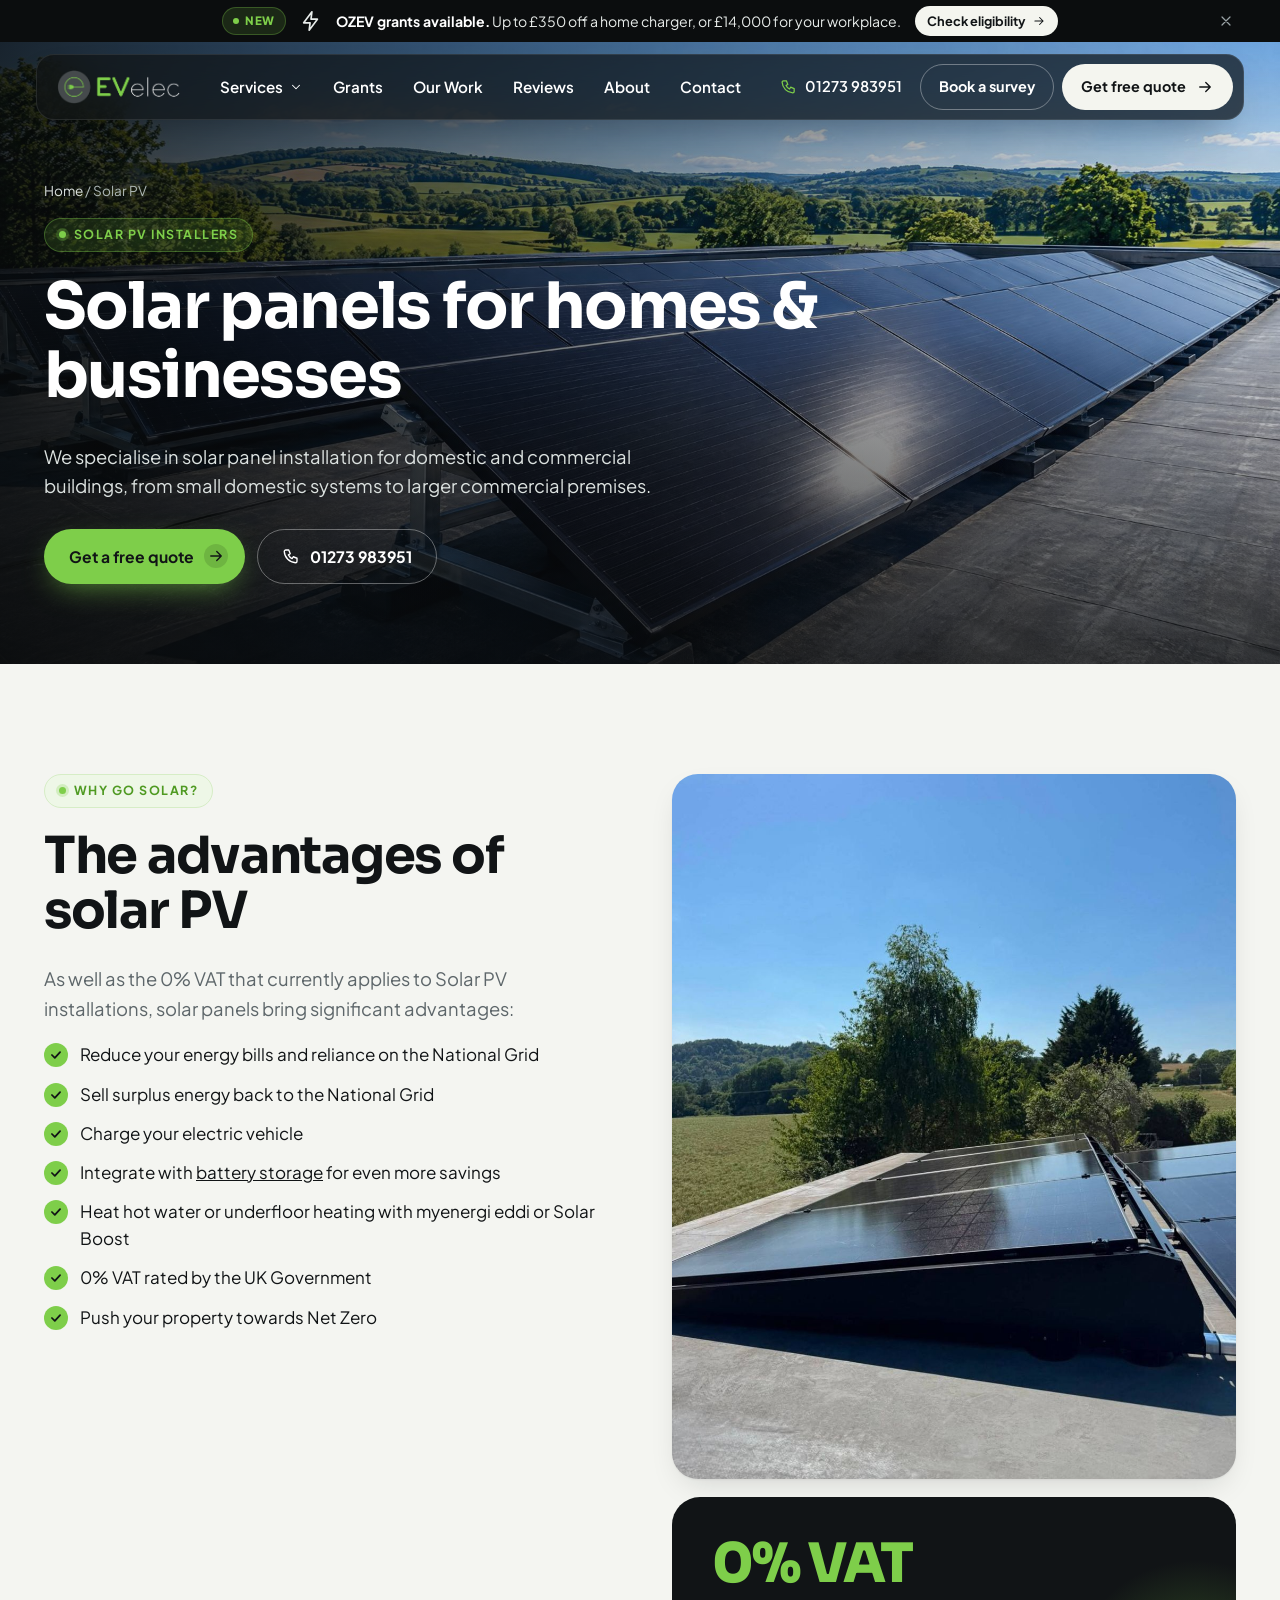
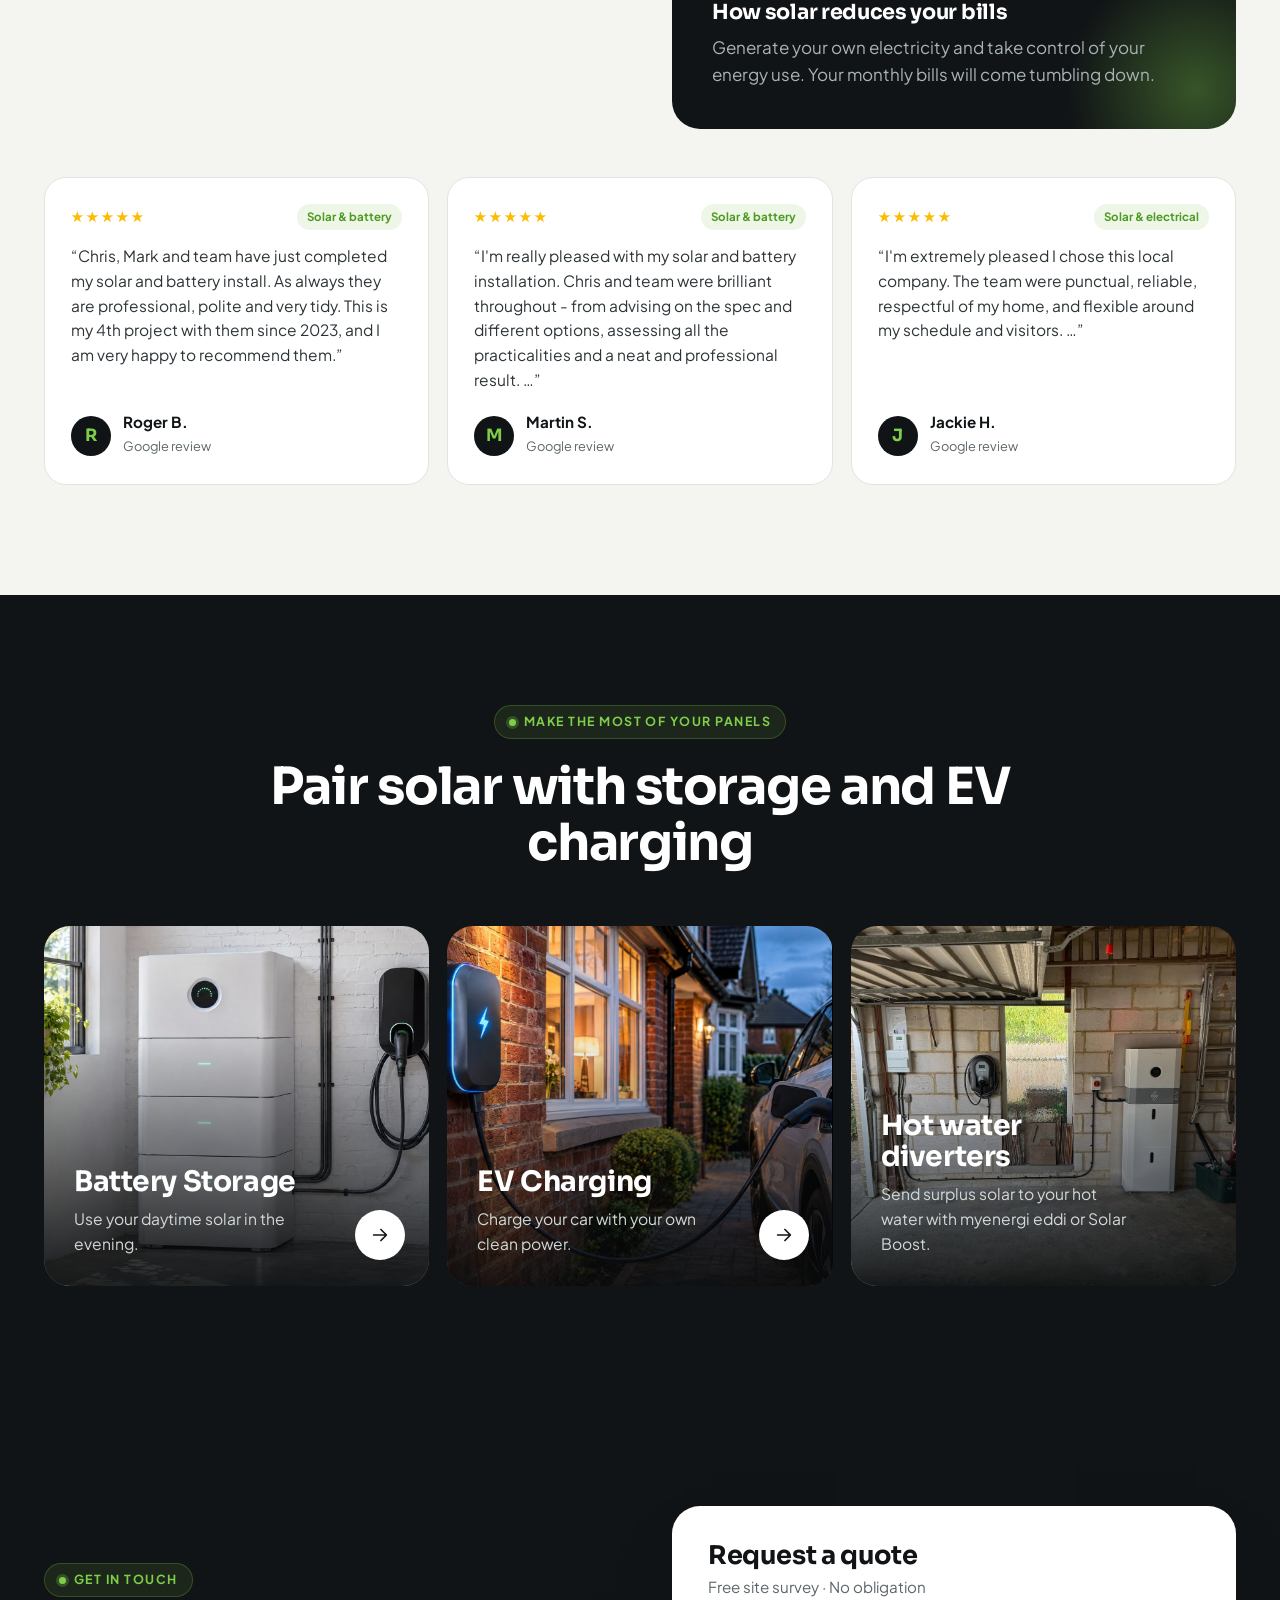
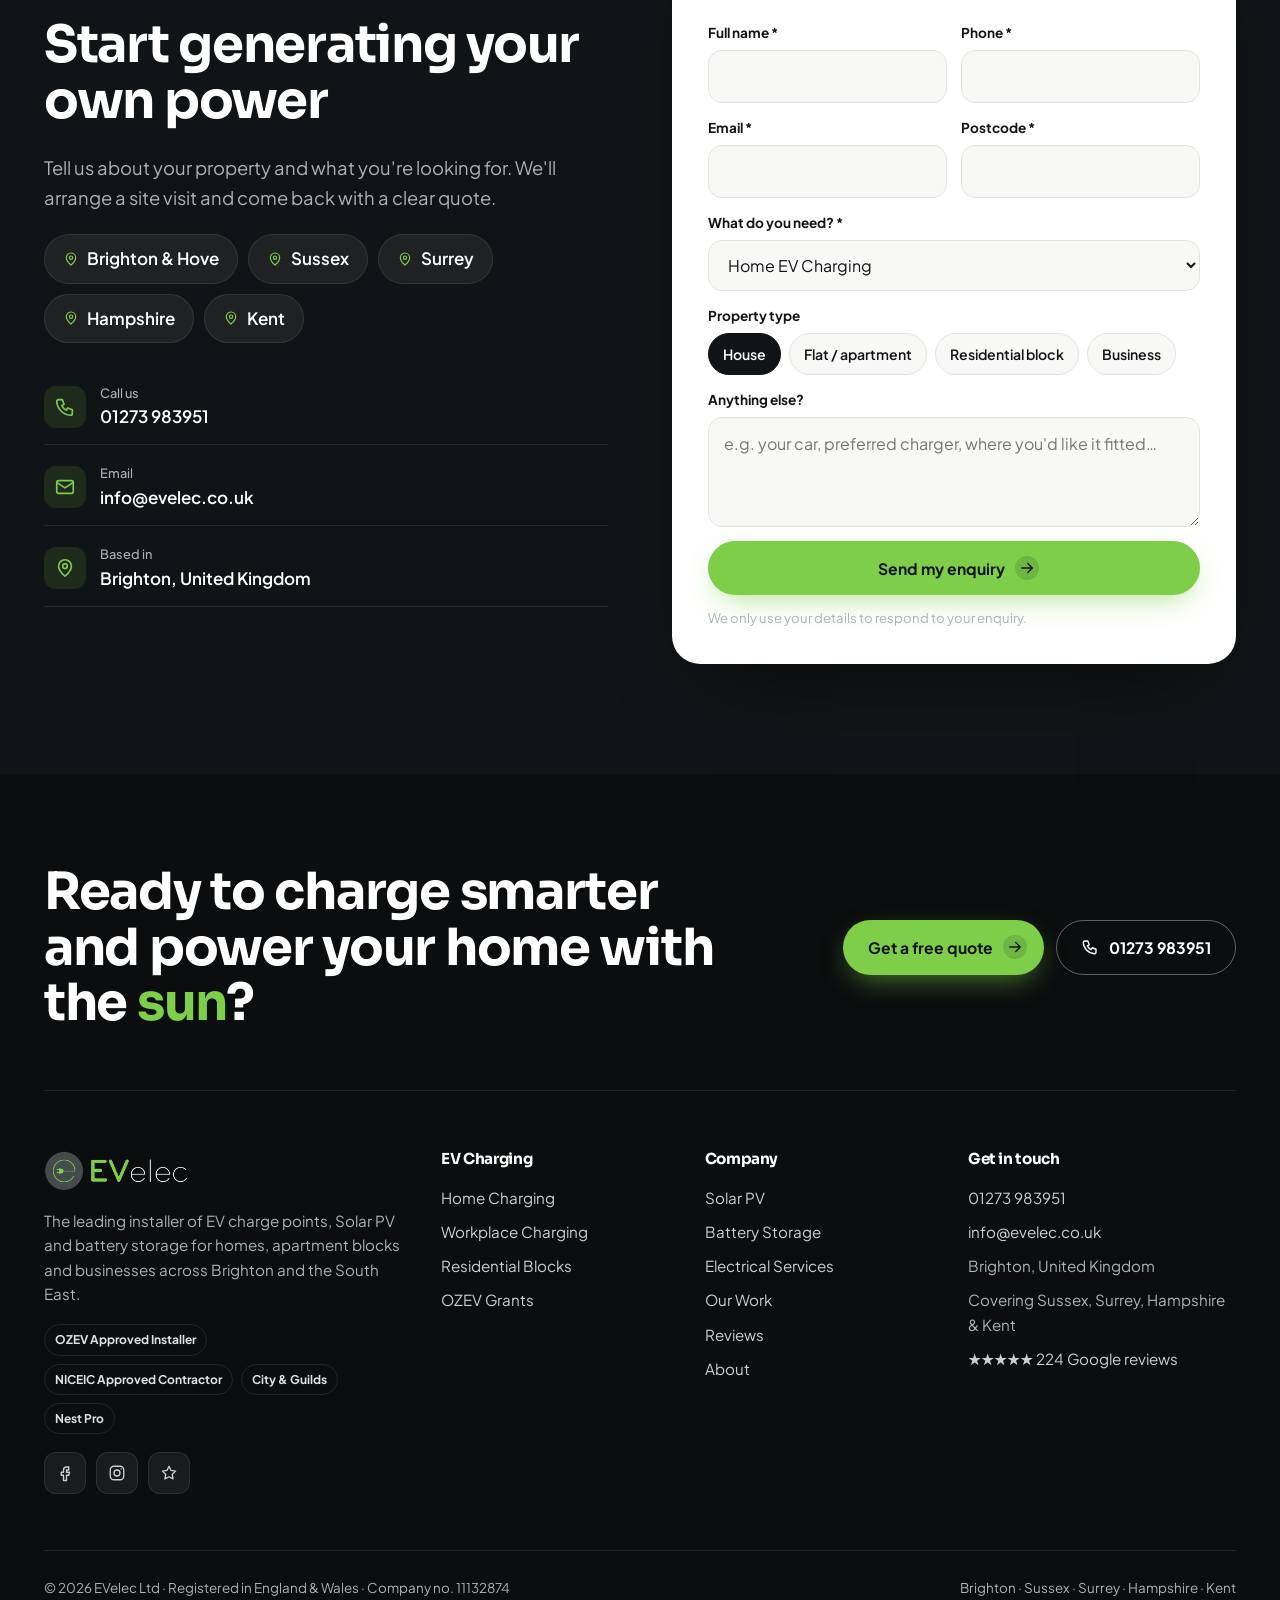
<file: site/solar-pv.html>
<!doctype html>
<html lang="en-GB">
<head>
<meta charset="utf-8">
<meta name="viewport" content="width=device-width, initial-scale=1, viewport-fit=cover">
<title>Solar Panel Installers Brighton & Sussex | Solar PV | EVelec</title>
<meta name="description" content="Domestic and commercial Solar PV installation across Brighton, Sussex and the South East. 0% VAT, lower bills and EV charging integration.">
<link rel="canonical" href="https://www.evelec.co.uk/solar-pv.html">
<meta property="og:type" content="website"><meta property="og:title" content="Solar Panel Installers Brighton & Sussex | Solar PV | EVelec"><meta property="og:description" content="Domestic and commercial Solar PV installation across Brighton, Sussex and the South East. 0% VAT, lower bills and EV charging integration.">
<meta property="og:image" content="https://www.evelec.co.uk/assets/img/svc-solar.jpg">
<meta name="theme-color" content="#111416">
<link rel="icon" type="image/png" href="assets/img/favicon.png">
<link rel="preconnect" href="https://fonts.googleapis.com"><link rel="preconnect" href="https://fonts.gstatic.com" crossorigin>
<link href="https://fonts.googleapis.com/css2?family=Plus+Jakarta+Sans:wght@400;500;600;700;800&family=Sora:wght@600;700;800&display=swap" rel="stylesheet">
<link rel="stylesheet" href="assets/style.css">
<script type="application/ld+json">{"@context":"https://schema.org","@type":"Electrician","name":"EVelec Ltd","url":"https://www.evelec.co.uk","telephone":"+441273983951","email":"info@evelec.co.uk","image":"https://www.evelec.co.uk/assets/img/evelec-logo.png","address":{"@type":"PostalAddress","addressLocality":"Brighton","addressCountry":"GB"},"areaServed":["Brighton","Sussex","Surrey","Hampshire","Kent"],"sameAs":["https://www.facebook.com/EVelecUK/","https://www.instagram.com/evelecltd/"],"aggregateRating":{"@type":"AggregateRating","ratingValue":"5","reviewCount":"224"}}</script>
</head>
<body>
<div class="topwrap">
<div class="announce"><div class="wrap">
  <span class="new">NEW</span>
  <span><svg class="icon" viewBox="0 0 24 24" aria-hidden="true"><path d="M13 2 4 14h7l-1 8 9-12h-7z"/></svg></span>
  <span><b>OZEV grants available.</b> <span class="msg-long">Up to £350 off a home charger, or £14,000 for your workplace.</span></span>
  <a class="go" href="ozev-grant.html">Check eligibility <svg class="icon" viewBox="0 0 24 24" aria-hidden="true"><path d="M5 12h14M13 6l6 6-6 6"/></svg></a>
  <button class="x" aria-label="Dismiss"><svg class="icon" viewBox="0 0 24 24" aria-hidden="true"><path d="M6 6l12 12M18 6 6 18"/></svg></button>
</div></div>
<div class="navbar"><div class="nav-inner">
  <a class="brand" href="index.html" aria-label="EVelec home"><img src="assets/img/evelec-logo-white.png" alt="EVelec" width="123" height="34"></a>
  <ul class="nav-links">
    <li><button data-mega aria-expanded="false" aria-haspopup="true">Services <svg class="icon chev" viewBox="0 0 24 24" aria-hidden="true"><path d="m6 9 6 6 6-6"/></svg></button></li>
    <li><a href="ozev-grant.html">Grants</a></li><li><a href="our-work.html">Our Work</a></li><li><a href="reviews.html">Reviews</a></li><li><a href="about.html">About</a></li><li><a href="contact.html">Contact</a></li>
  </ul>
  <div class="nav-right">
    <a class="phone" href="tel:+441273983951"><svg class="icon" viewBox="0 0 24 24" aria-hidden="true"><path d="M5 4h4l2 5-2.5 1.5a11 11 0 0 0 5 5L15 13l5 2v4a2 2 0 0 1-2 2A16 16 0 0 1 3 6a2 2 0 0 1 2-2"/></svg> 01273 983951</a>
    <a class="btn btn-outline" href="contact.html?service=Site%20survey">Book a survey</a>
    <a class="btn btn-light" href="contact.html">Get free quote <svg class="icon" viewBox="0 0 24 24" aria-hidden="true"><path d="M5 12h14M13 6l6 6-6 6"/></svg></a>
  </div>
  <button class="burger" data-sheet aria-label="Open menu"><svg class="icon" viewBox="0 0 24 24" aria-hidden="true"><path d="M4 7h16M4 12h16M4 17h16"/></svg></button>
</div><div class="mega" role="region" aria-label="Services menu">
  <div class="mega-side">
    <div class="mega-label">Tailored solutions for</div>
    <a class="tailored" href="ev-charging.html#home"><span>Homeowners<small>Chargers, solar &amp; batteries</small></span><span class="go"><svg class="icon" viewBox="0 0 24 24" aria-hidden="true"><path d="M5 12h14M13 6l6 6-6 6"/></svg></span></a>
    <a class="tailored" href="ev-charging.html#workplace"><span>Businesses &amp; landlords<small>Workplace &amp; residential blocks</small></span><span class="go"><svg class="icon" viewBox="0 0 24 24" aria-hidden="true"><path d="M5 12h14M13 6l6 6-6 6"/></svg></span></a>
    <div class="mega-label" style="margin-top:8px">Watch</div>
    <a class="tour" href="index.html#top"><div class="thumb" style="background-image:url(assets/img/hero-2-aerial.jpg)"><span class="play"><svg class="icon" viewBox="0 0 24 24" aria-hidden="true"><path d="M7 4v16l13-8z"/></svg></span><span class="cap">The EVelec film</span></div>
      <div class="meta"><span>Charge. Generate. Store.<small>See what we do in 20 seconds</small></span></div></a>
  </div>
  <div class="mega-main">
    <div class="mega-col"><div class="mega-label"><svg class="icon" viewBox="0 0 24 24" aria-hidden="true"><path d="M5 21V5a2 2 0 0 1 2-2h6a2 2 0 0 1 2 2v16"/><path d="M3 21h14"/><path d="M15 9h2a2 2 0 0 1 2 2v5a1.5 1.5 0 0 0 3 0V8l-3-3"/><path d="m10 7-2 4h4l-2 4"/></svg> EV Charging</div>
      <a class="mi" href="ev-charging.html#home"><span class="ib"><svg class="icon" viewBox="0 0 24 24" aria-hidden="true"><path d="M3 10.5 12 3l9 7.5"/><path d="M5 9.5V21h14V9.5"/><path d="M10 21v-6h4v6"/></svg></span><span><b>Home Charging</b><small>Smart chargers fitted at home</small></span></a>
      <a class="mi" href="ev-charging.html#workplace"><span class="ib"><svg class="icon" viewBox="0 0 24 24" aria-hidden="true"><rect x="3" y="7" width="18" height="13" rx="2"/><path d="M8 7V5a2 2 0 0 1 2-2h4a2 2 0 0 1 2 2v2"/><path d="M3 13h18"/></svg></span><span><b>Workplace Charging</b><small>Up to £14,000 OZEV funding</small></span></a>
      <a class="mi" href="ev-charging.html#residential"><span class="ib"><svg class="icon" viewBox="0 0 24 24" aria-hidden="true"><rect x="4" y="3" width="16" height="18" rx="1"/><path d="M9 7h1M14 7h1M9 11h1M14 11h1M9 15h1M14 15h1"/><path d="M10 21v-3h4v3"/></svg></span><span><b>Residential Blocks</b><small>Managed, billable charging</small></span></a>
      <a class="mi" href="ozev-grant.html"><span class="ib"><svg class="icon" viewBox="0 0 24 24" aria-hidden="true"><path d="M16 7a4 4 0 0 0-7 2.5V19"/><path d="M6 19h11"/><path d="M6 13h8"/></svg></span><span><b>OZEV Grants<span class="tag">Save £350</span></b><small>We handle the paperwork</small></span></a>
    </div>
    <div class="mega-col"><div class="mega-label"><svg class="icon" viewBox="0 0 24 24" aria-hidden="true"><circle cx="12" cy="12" r="4"/><path d="M12 2v2M12 20v2M4.9 4.9l1.4 1.4M17.7 17.7l1.4 1.4M2 12h2M20 12h2M4.9 19.1l1.4-1.4M17.7 6.3l1.4-1.4"/></svg> Renewables</div>
      <a class="mi" href="solar-pv.html"><span class="ib"><svg class="icon" viewBox="0 0 24 24" aria-hidden="true"><circle cx="12" cy="12" r="4"/><path d="M12 2v2M12 20v2M4.9 4.9l1.4 1.4M17.7 17.7l1.4 1.4M2 12h2M20 12h2M4.9 19.1l1.4-1.4M17.7 6.3l1.4-1.4"/></svg></span><span><b>Solar PV</b><small>0% VAT · cut your bills</small></span></a>
      <a class="mi" href="battery-storage.html"><span class="ib"><svg class="icon" viewBox="0 0 24 24" aria-hidden="true"><rect x="2" y="7" width="17" height="10" rx="2"/><path d="M22 11v2"/><path d="m11 9-2 3h4l-2 3"/></svg></span><span><b>Battery Storage</b><small>Store cheap-rate &amp; solar energy</small></span></a>
      <a class="mi" href="solar-pv.html#together"><span class="ib"><svg class="icon" viewBox="0 0 24 24" aria-hidden="true"><path d="m12 3 9 5-9 5-9-5z"/><path d="m3 13 9 5 9-5"/></svg></span><span><b>Solar + Battery + EV</b><small>One connected system</small></span></a>
      <a class="mi" href="solar-pv.html#together"><span class="ib"><svg class="icon" viewBox="0 0 24 24" aria-hidden="true"><path d="M12 3s6 6.5 6 11a6 6 0 0 1-12 0c0-4.5 6-11 6-11z"/></svg></span><span><b>Hot Water Diverters</b><small>myenergi eddi &amp; Solar Boost</small></span></a>
    </div>
    <div class="mega-col"><div class="mega-label"><svg class="icon" viewBox="0 0 24 24" aria-hidden="true"><path d="M13 2 4 14h7l-1 8 9-12h-7z"/></svg> Electrical</div>
      <a class="mi" href="electrical-services.html#emergency"><span class="ib"><svg class="icon" viewBox="0 0 24 24" aria-hidden="true"><path d="M7 18v-6a5 5 0 0 1 10 0v6"/><path d="M5 21h14v-3H5z"/><path d="M12 3v2M4 7l1.5 1M20 7l-1.5 1"/></svg></span><span><b>Emergency Call-outs<span class="tag red">Urgent</span></b><small>A local engineer, fast</small></span></a>
      <a class="mi" href="electrical-services.html"><span class="ib"><svg class="icon" viewBox="0 0 24 24" aria-hidden="true"><rect x="5" y="4" width="14" height="17" rx="2"/><path d="M9 4V3h6v1"/><path d="m9 13 2 2 4-4"/></svg></span><span><b>EICR Reports</b><small>Safety reports to BS 7671</small></span></a>
      <a class="mi" href="electrical-services.html"><span class="ib"><svg class="icon" viewBox="0 0 24 24" aria-hidden="true"><rect x="3" y="5" width="18" height="14" rx="2"/><path d="M7 9v6M11 9v6M15 9v6"/></svg></span><span><b>Rewires &amp; Fuse Boards</b><small>18th Edition consumer units</small></span></a>
      <a class="mi" href="electrical-services.html"><span class="ib"><svg class="icon" viewBox="0 0 24 24" aria-hidden="true"><path d="M9 2v5M15 2v5"/><path d="M6 7h12v4a6 6 0 0 1-12 0z"/><path d="M12 17v5"/></svg></span><span><b>PAT, Lighting &amp; Nest</b><small>Plus sockets &amp; garden lighting</small></span></a>
    </div>
    <div class="mega-foot"><span class="stars-row" style="display:flex;align-items:center;gap:8px;color:var(--muted);font-weight:600"><span class="stars">★★★★★</span>224 five-star reviews on Google</span>
      <a href="index.html#services">See all services <span class="dot"><svg class="icon" viewBox="0 0 24 24" aria-hidden="true"><path d="M5 12h14M13 6l6 6-6 6"/></svg></span></a></div>
  </div>
</div></div>
</div><div class="sheet" aria-label="Menu">
  <div class="sheet-top"><img src="assets/img/evelec-logo-white.png" alt="EVelec"><button data-sheet aria-label="Close menu"><svg class="icon" viewBox="0 0 24 24" aria-hidden="true"><path d="M6 6l12 12M18 6 6 18"/></svg></button></div>
  <a class="sl" href="index.html">Home</a>
  <details open><summary>Services <svg class="icon chev" viewBox="0 0 24 24" aria-hidden="true"><path d="m6 9 6 6 6-6"/></svg></summary><div class="sub">
    <a href="ev-charging.html#home"><svg class="icon" viewBox="0 0 24 24" aria-hidden="true"><path d="M3 10.5 12 3l9 7.5"/><path d="M5 9.5V21h14V9.5"/><path d="M10 21v-6h4v6"/></svg> Home Charging</a><a href="ev-charging.html#workplace"><svg class="icon" viewBox="0 0 24 24" aria-hidden="true"><rect x="3" y="7" width="18" height="13" rx="2"/><path d="M8 7V5a2 2 0 0 1 2-2h4a2 2 0 0 1 2 2v2"/><path d="M3 13h18"/></svg> Workplace Charging</a>
    <a href="ev-charging.html#residential"><svg class="icon" viewBox="0 0 24 24" aria-hidden="true"><rect x="4" y="3" width="16" height="18" rx="1"/><path d="M9 7h1M14 7h1M9 11h1M14 11h1M9 15h1M14 15h1"/><path d="M10 21v-3h4v3"/></svg> Residential Blocks</a><a href="solar-pv.html"><svg class="icon" viewBox="0 0 24 24" aria-hidden="true"><circle cx="12" cy="12" r="4"/><path d="M12 2v2M12 20v2M4.9 4.9l1.4 1.4M17.7 17.7l1.4 1.4M2 12h2M20 12h2M4.9 19.1l1.4-1.4M17.7 6.3l1.4-1.4"/></svg> Solar PV</a>
    <a href="battery-storage.html"><svg class="icon" viewBox="0 0 24 24" aria-hidden="true"><rect x="2" y="7" width="17" height="10" rx="2"/><path d="M22 11v2"/><path d="m11 9-2 3h4l-2 3"/></svg> Battery Storage</a><a href="electrical-services.html"><svg class="icon" viewBox="0 0 24 24" aria-hidden="true"><path d="M13 2 4 14h7l-1 8 9-12h-7z"/></svg> Electrical Services</a>
  </div></details>
  <a class="sl" href="ozev-grant.html">Grants</a><a class="sl" href="our-work.html">Our Work</a><a class="sl" href="reviews.html">Reviews</a><a class="sl" href="about.html">About</a><a class="sl" href="contact.html">Contact</a>
  <div class="btn-row"><a class="btn btn-outline" href="tel:+441273983951"><svg class="icon" viewBox="0 0 24 24" aria-hidden="true"><path d="M5 4h4l2 5-2.5 1.5a11 11 0 0 0 5 5L15 13l5 2v4a2 2 0 0 1-2 2A16 16 0 0 1 3 6a2 2 0 0 1 2-2"/></svg> Call</a><a class="btn btn-green" href="contact.html">Free quote</a></div>
</div>
<main id="top">
<section class="phero"><video class="" muted loop playsinline preload="none" poster="assets/img/svc-solar.jpg" data-src="assets/video/svc-solar.mp4" data-inview aria-hidden="true"></video><div class="wrap">
<div class="crumbs"><a href="index.html">Home</a> / Solar PV</div>
<div class="pill-label" style="background:rgba(126,206,74,.14);border-color:rgba(126,206,74,.35);color:var(--green)">Solar PV installers</div>
<h1>Solar panels for homes &amp; businesses</h1><p class="lead">We specialise in solar panel installation for domestic and commercial buildings, from small domestic systems to larger commercial premises.</p>
<div class="btn-row" style="margin-top:28px"><a class="btn btn-green" href="contact.html?service=Solar%20PV">Get a free quote <span class="arr"><svg class="icon" viewBox="0 0 24 24" aria-hidden="true"><path d="M5 12h14M13 6l6 6-6 6"/></svg></span></a><a class="btn btn-outline" href="tel:+441273983951"><svg class="icon" viewBox="0 0 24 24" aria-hidden="true"><path d="M5 4h4l2 5-2.5 1.5a11 11 0 0 0 5 5L15 13l5 2v4a2 2 0 0 1-2 2A16 16 0 0 1 3 6a2 2 0 0 1 2-2"/></svg> 01273 983951</a></div>
</div></section>
<section class="section"><div class="wrap split top">
  <div class="rv"><div class="pill-label">Why go solar?</div><h2>The advantages of solar PV</h2>
    <p class="lead">As well as the 0% VAT that currently applies to Solar PV installations, solar panels bring significant advantages:</p>
    <ul class="checks"><li><span class="ck"><svg class="icon" viewBox="0 0 24 24" aria-hidden="true"><path d="m5 12 5 5 9-10"/></svg></span><span>Reduce your energy bills and reliance on the National Grid</span></li><li><span class="ck"><svg class="icon" viewBox="0 0 24 24" aria-hidden="true"><path d="m5 12 5 5 9-10"/></svg></span><span>Sell surplus energy back to the National Grid</span></li><li><span class="ck"><svg class="icon" viewBox="0 0 24 24" aria-hidden="true"><path d="m5 12 5 5 9-10"/></svg></span><span>Charge your electric vehicle</span></li><li><span class="ck"><svg class="icon" viewBox="0 0 24 24" aria-hidden="true"><path d="m5 12 5 5 9-10"/></svg></span><span>Integrate with <a href="battery-storage.html">battery storage</a> for even more savings</span></li><li><span class="ck"><svg class="icon" viewBox="0 0 24 24" aria-hidden="true"><path d="m5 12 5 5 9-10"/></svg></span><span>Heat hot water or underfloor heating with myenergi eddi or Solar Boost</span></li><li><span class="ck"><svg class="icon" viewBox="0 0 24 24" aria-hidden="true"><path d="m5 12 5 5 9-10"/></svg></span><span>0% VAT rated by the UK Government</span></li><li><span class="ck"><svg class="icon" viewBox="0 0 24 24" aria-hidden="true"><path d="m5 12 5 5 9-10"/></svg></span><span>Push your property towards Net Zero</span></li></ul>
  </div>
  <div class="rv d1"><img class="ph" src="assets/img/solar-pv-flat-roof.jpg" alt="Solar panels installed on a flat roof in the Sussex countryside" loading="lazy">
    <div class="panel" style="margin-top:18px"><div class="big-n">0% VAT</div><h3 style="margin-top:10px">How solar reduces your bills</h3>
    <p style="margin:0">Generate your own electricity and take control of your energy use. Your monthly bills will come tumbling down.</p></div></div>
</div><div class="wrap"><div class="rgrid" style="margin-top:48px"><article class="rcard"><div class="top"><span class="stars" aria-label="5 out of 5 stars">★★★★★</span><span class="svc-tag">Solar &amp; battery</span></div>
<p>“Chris, Mark and team have just completed my solar and battery install. As always they are professional, polite and very tidy. This is my 4th project with them since 2023, and I am very happy to recommend them.”</p><div class="who"><span class="av">R</span><div><b>Roger B.</b><small>Google review</small></div></div></article><article class="rcard"><div class="top"><span class="stars" aria-label="5 out of 5 stars">★★★★★</span><span class="svc-tag">Solar &amp; battery</span></div>
<p>“I&#x27;m really pleased with my solar and battery installation. Chris and team were brilliant throughout - from advising on the spec and different options, assessing all the practicalities and a neat and professional result. …”</p><div class="who"><span class="av">M</span><div><b>Martin S.</b><small>Google review</small></div></div></article><article class="rcard"><div class="top"><span class="stars" aria-label="5 out of 5 stars">★★★★★</span><span class="svc-tag">Solar &amp; electrical</span></div>
<p>“I&#x27;m extremely pleased I chose this local company. The team were punctual, reliable, respectful of my home, and flexible around my schedule and visitors. …”</p><div class="who"><span class="av">J</span><div><b>Jackie H.</b><small>Google review</small></div></div></article></div></div></section>
<section class="section dark" id="together"><div class="wrap">
  <div class="head center rv"><div class="pill-label">Make the most of your panels</div><h2>Pair solar with storage and EV charging</h2></div>
  <div class="bento">
    <a class="svc s-4 rv" href="battery-storage.html"><video class="" muted loop playsinline preload="none" poster="assets/img/svc-battery.jpg" data-src="assets/video/svc-battery.mp4" data-inview aria-hidden="true"></video><div class="body"><h3>Battery Storage</h3><p>Use your daytime solar in the evening.</p></div><span class="go"><svg class="icon" viewBox="0 0 24 24" aria-hidden="true"><path d="M5 12h14M13 6l6 6-6 6"/></svg></span></a>
    <a class="svc s-4 rv d1" href="ev-charging.html"><video class="" muted loop playsinline preload="none" poster="assets/img/svc-home.jpg" data-src="assets/video/svc-home.mp4" data-inview aria-hidden="true"></video><div class="body"><h3>EV Charging</h3><p>Charge your car with your own clean power.</p></div><span class="go"><svg class="icon" viewBox="0 0 24 24" aria-hidden="true"><path d="M5 12h14M13 6l6 6-6 6"/></svg></span></a>
    <div class="svc s-4 rv d2"><img src="assets/img/garage-zappi-libbi-battery.jpg" alt="zappi charger and myenergi libbi battery in a garage" loading="lazy"><div class="body"><h3>Hot water diverters</h3><p>Send surplus solar to your hot water with myenergi eddi or Solar Boost.</p></div></div>
  </div>
</div></section>
<section class="section dark" id="quote"><div class="wrap split">
<div class="rv"><div class="pill-label">Get in touch</div><h2>Start generating your own power</h2>
<p class="lead">Tell us about your property and what you're looking for. We'll arrange a site visit and come back with a clear quote.</p>
<div class="areas"><span><svg class="icon" viewBox="0 0 24 24" aria-hidden="true"><path d="M12 21s-7-6.2-7-11a7 7 0 0 1 14 0c0 4.8-7 11-7 11z"/><circle cx="12" cy="10" r="2.5"/></svg>Brighton & Hove</span><span><svg class="icon" viewBox="0 0 24 24" aria-hidden="true"><path d="M12 21s-7-6.2-7-11a7 7 0 0 1 14 0c0 4.8-7 11-7 11z"/><circle cx="12" cy="10" r="2.5"/></svg>Sussex</span><span><svg class="icon" viewBox="0 0 24 24" aria-hidden="true"><path d="M12 21s-7-6.2-7-11a7 7 0 0 1 14 0c0 4.8-7 11-7 11z"/><circle cx="12" cy="10" r="2.5"/></svg>Surrey</span><span><svg class="icon" viewBox="0 0 24 24" aria-hidden="true"><path d="M12 21s-7-6.2-7-11a7 7 0 0 1 14 0c0 4.8-7 11-7 11z"/><circle cx="12" cy="10" r="2.5"/></svg>Hampshire</span><span><svg class="icon" viewBox="0 0 24 24" aria-hidden="true"><path d="M12 21s-7-6.2-7-11a7 7 0 0 1 14 0c0 4.8-7 11-7 11z"/><circle cx="12" cy="10" r="2.5"/></svg>Kent</span></div>
<div class="contact-lines">
 <a href="tel:+441273983951"><span class="ic"><svg class="icon" viewBox="0 0 24 24" aria-hidden="true"><path d="M5 4h4l2 5-2.5 1.5a11 11 0 0 0 5 5L15 13l5 2v4a2 2 0 0 1-2 2A16 16 0 0 1 3 6a2 2 0 0 1 2-2"/></svg></span><span><small>Call us</small>01273 983951</span></a>
 <a href="mailto:info@evelec.co.uk"><span class="ic"><svg class="icon" viewBox="0 0 24 24" aria-hidden="true"><rect x="3" y="5" width="18" height="14" rx="2"/><path d="m3 7 9 6 9-6"/></svg></span><span><small>Email</small>info@evelec.co.uk</span></a>
 <div><span class="ic"><svg class="icon" viewBox="0 0 24 24" aria-hidden="true"><path d="M12 21s-7-6.2-7-11a7 7 0 0 1 14 0c0 4.8-7 11-7 11z"/><circle cx="12" cy="10" r="2.5"/></svg></span><span><small>Based in</small>Brighton, United Kingdom</span></div>
</div></div>
<form class="quote rv d1" data-endpoint="" data-email="info@evelec.co.uk">
 <h3>Request a quote</h3><p class="sub">Free site survey · No obligation</p>
 <div class="form-row"><div class="field"><label for="q-name">Full name *</label><input id="q-name" name="name" required autocomplete="name"></div>
 <div class="field"><label for="q-phone">Phone *</label><input id="q-phone" name="phone" type="tel" required autocomplete="tel"></div></div>
 <div class="form-row"><div class="field"><label for="q-email">Email *</label><input id="q-email" name="email" type="email" required autocomplete="email"></div>
 <div class="field"><label for="q-post">Postcode *</label><input id="q-post" name="postcode" required autocomplete="postal-code"></div></div>
 <div class="field"><label for="q-svc">What do you need? *</label><select id="q-svc" name="service" required><option>Home EV Charging</option><option>Workplace EV Charging</option><option>Residential Block EV Charging</option><option>Solar PV</option><option>Battery Storage</option><option>Solar + Battery + EV</option><option>Electrical Services</option><option>Emergency Call-out</option><option>Site survey</option><option>OZEV Grant Enquiry</option><option>Other</option></select></div>
 <div class="field"><label>Property type</label><div class="chips">
  <label><input type="radio" name="property" value="House" checked><span>House</span></label>
  <label><input type="radio" name="property" value="Flat / apartment"><span>Flat / apartment</span></label>
  <label><input type="radio" name="property" value="Residential block"><span>Residential block</span></label>
  <label><input type="radio" name="property" value="Business"><span>Business</span></label></div></div>
 <div class="field"><label for="q-msg">Anything else?</label><textarea id="q-msg" name="message" placeholder="e.g. your car, preferred charger, where you'd like it fitted…"></textarea></div>
 <button class="btn btn-green" type="submit" style="width:100%">Send my enquiry <span class="arr"><svg class="icon" viewBox="0 0 24 24" aria-hidden="true"><path d="M5 12h14M13 6l6 6-6 6"/></svg></span></button>
 <p class="form-note">We only use your details to respond to your enquiry.</p>
 <div class="form-success">Thanks! Your enquiry has been sent. We'll be in touch shortly.</div>
</form></div></section>
</main>
<footer class="site"><div class="wrap">
  <div class="foot-cta"><h2>Ready to charge smarter and power your home with the <span class="green">sun</span>?</h2>
    <div class="btn-row"><a class="btn btn-green" href="contact.html">Get a free quote <span class="arr"><svg class="icon" viewBox="0 0 24 24" aria-hidden="true"><path d="M5 12h14M13 6l6 6-6 6"/></svg></span></a><a class="btn btn-outline" href="tel:+441273983951"><svg class="icon" viewBox="0 0 24 24" aria-hidden="true"><path d="M5 4h4l2 5-2.5 1.5a11 11 0 0 0 5 5L15 13l5 2v4a2 2 0 0 1-2 2A16 16 0 0 1 3 6a2 2 0 0 1 2-2"/></svg> 01273 983951</a></div></div>
  <div class="foot-cols">
    <div><img src="assets/img/evelec-logo-white.png" alt="EVelec" width="145" height="40">
      <p>The leading installer of EV charge points, Solar PV and battery storage for homes, apartment blocks and businesses across Brighton and the South East.</p>
      <div class="accred"><span>OZEV Approved Installer</span><span>NICEIC Approved Contractor</span><span>City &amp; Guilds</span><span>Nest Pro</span></div>
      <div class="socials"><a href="https://www.facebook.com/EVelecUK/" target="_blank" rel="noopener" aria-label="Facebook"><svg class="icon" viewBox="0 0 24 24" aria-hidden="true"><path d="M14 8h3V4h-3a4 4 0 0 0-4 4v3H7v4h3v7h4v-7h3l1-4h-4V8z"/></svg></a><a href="https://www.instagram.com/evelecltd/" target="_blank" rel="noopener" aria-label="Instagram"><svg class="icon" viewBox="0 0 24 24" aria-hidden="true"><rect x="3" y="3" width="18" height="18" rx="5"/><circle cx="12" cy="12" r="4"/><path d="M17.5 6.5h.01"/></svg></a><a href="https://maps.app.goo.gl/jSq9Tzx1LCuBsJ2LA" target="_blank" rel="noopener" aria-label="Google reviews"><svg class="icon" viewBox="0 0 24 24" aria-hidden="true"><path d="m12 3 2.7 5.6 6.1.9-4.4 4.3 1 6.1L12 17l-5.4 2.9 1-6.1-4.4-4.3 6.1-.9z"/></svg></a></div>
    </div>
    <div><h4>EV Charging</h4><ul><li><a href="ev-charging.html#home">Home Charging</a></li><li><a href="ev-charging.html#workplace">Workplace Charging</a></li><li><a href="ev-charging.html#residential">Residential Blocks</a></li><li><a href="ozev-grant.html">OZEV Grants</a></li></ul></div>
    <div><h4>Company</h4><ul><li><a href="solar-pv.html">Solar PV</a></li><li><a href="battery-storage.html">Battery Storage</a></li><li><a href="electrical-services.html">Electrical Services</a></li><li><a href="our-work.html">Our Work</a></li><li><a href="reviews.html">Reviews</a></li><li><a href="about.html">About</a></li></ul></div>
    <div><h4>Get in touch</h4><ul><li><a href="tel:+441273983951">01273 983951</a></li><li><a href="mailto:info@evelec.co.uk">info@evelec.co.uk</a></li><li>Brighton, United Kingdom</li><li>Covering Sussex, Surrey, Hampshire &amp; Kent</li><li><a href="https://maps.app.goo.gl/jSq9Tzx1LCuBsJ2LA" target="_blank" rel="noopener">★★★★★ 224 Google reviews</a></li></ul></div>
  </div>
  <div class="foot-bottom"><span>© <span id="year">2026</span> EVelec Ltd · Registered in England &amp; Wales · Company no. 11132874</span><span>Brighton · Sussex · Surrey · Hampshire · Kent</span></div>
</div></footer>
<div class="mbar"><a class="call" href="tel:+441273983951"><svg class="icon" viewBox="0 0 24 24" aria-hidden="true"><path d="M5 4h4l2 5-2.5 1.5a11 11 0 0 0 5 5L15 13l5 2v4a2 2 0 0 1-2 2A16 16 0 0 1 3 6a2 2 0 0 1 2-2"/></svg> Call us</a><a class="q" href="contact.html"><svg class="icon" viewBox="0 0 24 24" aria-hidden="true"><path d="M13 2 4 14h7l-1 8 9-12h-7z"/></svg> Free quote</a></div>
<script src="assets/main.js"></script>
</body>
</html>
</file>
<file: site/assets/style.css>
/* EVelec — brand: charcoal #454A4C + green #7ECE4A (from logo) */
:root{
  --ink:#111416;
  --ink-2:#1A1E20;
  --char:#2A2F31;
  --brand-char:#454A4C;
  --green:#7ECE4A;
  --green-2:#93DB63;
  --green-d:#4F9A22;
  --mint:#EEF7E7;
  --bg:#F4F5F1;
  --paper:#FFFFFF;
  --menu:#F2F3EE;
  --line:#E2E5DF;
  --line-dk:rgba(255,255,255,.09);
  --muted:#5D666A;
  --muted-dk:#A9B3B6;
  --r:20px;
  --shadow:0 1px 2px rgba(17,20,22,.05),0 12px 32px -12px rgba(17,20,22,.18);
  --max:1240px;
  --ease:cubic-bezier(.2,.7,.2,1);
}
*{box-sizing:border-box}
html{scroll-behavior:smooth;-webkit-text-size-adjust:100%;overflow-x:clip}
body{margin:0;font-family:"Plus Jakarta Sans",Inter,system-ui,-apple-system,Segoe UI,Roboto,sans-serif;color:var(--ink);background:var(--bg);line-height:1.6;font-size:17px;-webkit-font-smoothing:antialiased;overflow-x:hidden}
img,video,svg{display:block;max-width:100%}
a{color:inherit}
h1,h2,h3,h4{font-family:Sora,"Plus Jakarta Sans",sans-serif;line-height:1.08;margin:0 0 .5em;letter-spacing:-.025em;font-weight:700}
h1{font-size:clamp(2.4rem,6vw,5rem)}
h2{font-size:clamp(1.9rem,4vw,3.2rem)}
h3{font-size:1.3rem;letter-spacing:-.015em}
p{margin:0 0 1em}
.wrap{max-width:var(--max);margin:0 auto;padding:0 24px}
.icon{width:22px;height:22px;fill:none;stroke:currentColor;stroke-width:1.8;stroke-linecap:round;stroke-linejoin:round;flex:none}
.sr{position:absolute;width:1px;height:1px;overflow:hidden;clip:rect(0 0 0 0)}
.green{color:var(--green)}
.section{padding:110px 0}
.section.tight{padding:80px 0}
.dark{background:var(--ink);color:#fff}
.dark .lead,.dark p{color:var(--muted-dk)}
.white{background:#fff}

.pill-label{display:inline-flex;align-items:center;gap:8px;font-size:.78rem;font-weight:700;text-transform:uppercase;letter-spacing:.12em;color:var(--green-d);background:var(--mint);border:1px solid #D6EDC6;border-radius:999px;padding:6px 14px;margin-bottom:20px}
.pill-label::before{content:"";width:7px;height:7px;border-radius:50%;background:var(--green);box-shadow:0 0 0 3px rgba(126,206,74,.25)}
.dark .pill-label{background:rgba(126,206,74,.1);border-color:rgba(126,206,74,.25);color:var(--green)}
.lead{font-size:1.15rem;color:var(--muted);max-width:640px}
.head{max-width:760px;margin-bottom:56px}
.head.center{margin-left:auto;margin-right:auto;text-align:center}
.head.center .lead{margin-left:auto;margin-right:auto}
.head-row{display:flex;justify-content:space-between;align-items:flex-end;gap:30px;margin-bottom:48px;flex-wrap:wrap}
.head-row .head{margin-bottom:0}

/* buttons */
.btn{display:inline-flex;align-items:center;justify-content:center;gap:10px;padding:14px 24px;border-radius:999px;font-weight:700;text-decoration:none;border:1.5px solid transparent;cursor:pointer;font-size:.98rem;font-family:inherit;white-space:nowrap;transition:transform .2s var(--ease),background .2s,color .2s,border-color .2s,box-shadow .2s}
.btn:hover{transform:translateY(-2px)}
.btn .icon{width:18px;height:18px}
.btn .arr{display:grid;place-items:center;width:24px;height:24px;border-radius:50%;background:rgba(0,0,0,.12);margin-right:-8px}
.btn-green{background:var(--green);color:var(--ink);box-shadow:0 10px 30px -10px rgba(126,206,74,.7)}
.btn-green:hover{background:var(--green-2)}
.btn-light{background:#F4F5EF;color:var(--ink)}
.btn-light:hover{background:#fff}
.btn-outline{border-color:rgba(255,255,255,.35);color:#fff}
.btn-outline:hover{border-color:#fff;background:rgba(255,255,255,.06)}
.btn-dark{background:var(--ink);color:#fff}
.btn-dark:hover{background:var(--char)}
.btn-row{display:flex;flex-wrap:wrap;gap:12px}

/* ---------- announcement + nav (floating pill) ---------- */
.topwrap{position:fixed;inset:0 0 auto 0;z-index:100;pointer-events:none}
.topwrap>*{pointer-events:auto}
.announce{background:#0B0D0E;color:#E8ECEA;font-size:.88rem;transition:margin-top .35s var(--ease)}
.announce .wrap{display:flex;align-items:center;justify-content:center;gap:14px;height:42px;position:relative}
.announce .new{display:inline-flex;align-items:center;gap:6px;background:rgba(126,206,74,.14);color:var(--green);font-weight:800;font-size:.72rem;letter-spacing:.08em;padding:4px 10px;border-radius:999px;border:1px solid rgba(126,206,74,.3)}
.announce .new::before{content:"";width:6px;height:6px;border-radius:50%;background:var(--green)}
.announce b{color:#fff}
.announce a.go{display:inline-flex;align-items:center;gap:6px;background:#F4F5EF;color:var(--ink);text-decoration:none;font-weight:700;font-size:.8rem;padding:5px 12px;border-radius:999px}
.announce a.go .icon{width:14px;height:14px}
.announce .x{position:absolute;right:20px;background:none;border:0;color:#9AA3A6;cursor:pointer;padding:6px}
.announce .x:hover{color:#fff}
.announce .x .icon{width:16px;height:16px}
.announce.hide{margin-top:-42px}

.navbar{max-width:var(--max);margin:12px auto 0;padding:0 16px;position:relative}
.nav-inner{display:flex;align-items:center;gap:8px;height:66px;padding:0 10px 0 20px;background:rgba(17,20,22,.72);backdrop-filter:blur(18px) saturate(1.4);-webkit-backdrop-filter:blur(18px) saturate(1.4);border:1px solid var(--line-dk);border-radius:18px;box-shadow:0 20px 40px -20px rgba(0,0,0,.5);transition:background .3s}
.scrolled .nav-inner{background:rgba(17,20,22,.9)}
.brand{display:flex;align-items:center;margin-right:18px;flex:none}
.brand img{height:34px;width:auto}
.nav-links{display:flex;align-items:center;gap:2px;list-style:none;margin:0;padding:0}
.nav-links>li>a,.nav-links>li>button{display:inline-flex;align-items:center;gap:6px;color:#fff;text-decoration:none;font:inherit;font-weight:600;font-size:.95rem;padding:10px 14px;border-radius:10px;background:none;border:0;cursor:pointer;position:relative}
.nav-links>li>a:hover,.nav-links>li>button:hover,.nav-links>li>button[aria-expanded=true]{background:rgba(255,255,255,.07)}
.nav-links>li>button .chev{width:14px;height:14px;transition:transform .25s}
.nav-links>li>button[aria-expanded=true] .chev{transform:rotate(180deg)}
.nav-links>li>button[aria-expanded=true]::after,.nav-links>li>a.active::after{content:"";position:absolute;left:14px;right:14px;bottom:4px;height:2px;border-radius:2px;background:var(--green)}
.nav-right{margin-left:auto;display:flex;align-items:center;gap:8px}
.nav-right .phone{color:#fff;text-decoration:none;font-weight:600;font-size:.92rem;display:inline-flex;align-items:center;gap:8px;padding:8px 10px}
.nav-right .phone .icon{width:17px;height:17px;color:var(--green)}
.nav-right .btn{padding:10px 18px;font-size:.9rem}
.burger{display:none;margin-left:auto;background:rgba(255,255,255,.08);border:0;color:#fff;width:44px;height:44px;border-radius:12px;cursor:pointer;place-items:center}
.burger .icon{width:24px;height:24px}

/* mega menu */
.mega{position:absolute;left:16px;right:16px;top:calc(100% + 10px);background:var(--menu);color:var(--ink);border-radius:24px;border:1px solid rgba(255,255,255,.6);box-shadow:0 40px 80px -30px rgba(0,0,0,.55);display:grid;grid-template-columns:270px 1fr;overflow:hidden;opacity:0;transform:translateY(-8px) scale(.99);pointer-events:none;transition:opacity .22s var(--ease),transform .22s var(--ease)}
.mega.open{opacity:1;transform:none;pointer-events:auto}
.mega-side{background:#E9EBE4;padding:24px;display:flex;flex-direction:column;gap:12px;border-right:1px solid var(--line)}
.mega-label{font-size:.7rem;font-weight:800;letter-spacing:.14em;text-transform:uppercase;color:#8A9396;margin:4px 0 2px;display:flex;align-items:center;gap:8px}
.mega-label .icon{width:14px;height:14px}
.tailored{display:flex;align-items:center;justify-content:space-between;gap:10px;background:var(--ink);color:#fff;text-decoration:none;border-radius:14px;padding:16px 16px 16px 18px;font-family:Sora,sans-serif;font-weight:700;line-height:1.15;transition:transform .2s,background .2s}
.tailored:hover{transform:translateX(3px);background:var(--char)}
.tailored small{display:block;font-family:"Plus Jakarta Sans",sans-serif;font-weight:500;font-size:.78rem;color:#9AA3A6;margin-top:4px}
.tailored .go{width:30px;height:30px;border-radius:50%;background:rgba(255,255,255,.12);display:grid;place-items:center;flex:none}
.tailored .go .icon{width:15px;height:15px}
.tour{margin-top:6px;background:#fff;border-radius:16px;overflow:hidden;border:1px solid var(--line);text-decoration:none;color:inherit;display:block}
.tour .thumb{position:relative;aspect-ratio:16/9;background:#000 center/cover}
.tour .thumb::after{content:"";position:absolute;inset:0;background:linear-gradient(180deg,transparent 30%,rgba(0,0,0,.65))}
.tour .play{position:absolute;left:50%;top:45%;transform:translate(-50%,-50%);width:48px;height:48px;border-radius:50%;background:var(--green);display:grid;place-items:center;z-index:1;box-shadow:0 0 0 8px rgba(126,206,74,.25);color:var(--ink)}
.tour .play .icon{width:18px;height:18px;fill:currentColor;stroke:none;margin-left:2px}
.tour .cap{position:absolute;left:14px;bottom:10px;z-index:1;color:#fff;font-family:Sora,sans-serif;font-weight:700}
.tour .meta{padding:12px 14px;font-weight:700;font-size:.9rem;display:flex;align-items:center;gap:6px}
.tour .meta small{display:block;font-weight:500;color:#8A9396;font-size:.78rem}
.mega-main{padding:26px 28px 18px;display:grid;grid-template-columns:repeat(3,1fr);gap:8px 26px;align-content:start}
.mega-col{display:flex;flex-direction:column;gap:2px}
.mega-col .mega-label{margin-bottom:10px}
.mi{display:flex;gap:12px;align-items:flex-start;padding:10px;border-radius:12px;text-decoration:none;color:var(--ink);transition:background .15s}
.mi:hover{background:#fff}
.mi .ib{width:36px;height:36px;border-radius:10px;border:1px solid var(--line);background:#fff;display:grid;place-items:center;flex:none;color:var(--brand-char)}
.mi:hover .ib{border-color:var(--green);color:var(--green-d)}
.mi .ib .icon{width:18px;height:18px}
.mi b{display:block;font-weight:600;font-size:.94rem;line-height:1.3}
.mi small{display:block;color:#8A9396;font-size:.8rem;line-height:1.35;margin-top:2px}
.tag{display:inline-flex;align-items:center;gap:4px;font-size:.62rem;font-weight:800;letter-spacing:.08em;text-transform:uppercase;color:var(--green-d);background:var(--mint);border-radius:999px;padding:2px 8px;margin-left:6px;vertical-align:middle}
.tag::before{content:"";width:5px;height:5px;border-radius:50%;background:var(--green)}
.tag.red{color:#C2372B;background:#FDECEA}
.tag.red::before{background:#E5483B}
.mega-foot{grid-column:1/-1;border-top:1px solid var(--line);margin-top:10px;padding-top:14px;display:flex;justify-content:space-between;align-items:center;font-size:.88rem;font-weight:700}
.mega-foot a{color:var(--ink);text-decoration:none;display:inline-flex;align-items:center;gap:10px}
.mega-foot .dot{width:28px;height:28px;border-radius:50%;background:var(--ink);color:#fff;display:grid;place-items:center}
.mega-foot .dot .icon{width:14px;height:14px}


/* mobile sheet */
.sheet{position:fixed;inset:0;z-index:120;background:var(--ink);color:#fff;opacity:0;visibility:hidden;transform:translateY(-12px);transition:opacity .3s var(--ease),transform .3s var(--ease),visibility 0s .3s;overflow-y:auto;padding:20px 20px 120px}
.sheet.open{opacity:1;visibility:visible;transform:none;transition:opacity .3s var(--ease),transform .3s var(--ease)}
.sheet-top{display:flex;justify-content:space-between;align-items:center;margin-bottom:24px}
.sheet-top img{height:32px}
.sheet-top button{background:rgba(255,255,255,.08);border:0;color:#fff;width:44px;height:44px;border-radius:12px;display:grid;place-items:center}
.sheet details{border-bottom:1px solid var(--line-dk)}
.sheet summary,.sheet .sl{list-style:none;display:flex;justify-content:space-between;align-items:center;padding:18px 4px;font-family:Sora,sans-serif;font-weight:700;font-size:1.25rem;color:#fff;text-decoration:none;cursor:pointer;border-bottom:1px solid var(--line-dk)}
.sheet details summary{border-bottom:0}
.sheet summary::-webkit-details-marker{display:none}
.sheet details[open] summary .chev{transform:rotate(180deg)}
.sheet .sub{display:grid;gap:2px;padding:0 0 14px}
.sheet .sub a{display:flex;align-items:center;gap:12px;padding:10px 6px;color:#D6DCDA;text-decoration:none;border-radius:10px}
.sheet .sub a .icon{color:var(--green);width:18px;height:18px}
.sheet .btn-row{margin-top:26px}
.sheet .btn{flex:1}

/* ---------- hero video ---------- */
.hero{position:relative;height:100vh;height:100svh;min-height:640px;color:#fff;background:#000;overflow:hidden}
.hero-media{position:absolute;inset:0}
.hero-media video,.hero-media img{position:absolute;inset:0;width:100%;height:100%;object-fit:cover;opacity:0;transition:opacity 1.1s ease}
.hero-media .on{opacity:1}
.hero::after{content:"";position:absolute;inset:0;background:linear-gradient(90deg,rgba(8,10,11,.78) 0%,rgba(8,10,11,.35) 45%,rgba(8,10,11,0) 70%),linear-gradient(0deg,rgba(8,10,11,.85) 0%,rgba(8,10,11,0) 45%);pointer-events:none;transition:opacity 1s}
.hero.logo-moment::after{opacity:.35}
.hero-content{position:absolute;left:0;right:0;bottom:0;z-index:2;padding-bottom:110px}
.hero-copy{max-width:720px;transition:opacity .8s ease,transform .8s ease}
.hero.logo-moment .hero-copy{opacity:0;transform:translateY(16px);pointer-events:none}
.hero h1{margin-bottom:.35em;text-shadow:0 2px 30px rgba(0,0,0,.35)}
.hero h1 .green{color:var(--green)}
.hero .lead{color:#DCE2E0;font-size:1.2rem;max-width:580px}
.hero-ctas{display:flex;flex-wrap:wrap;gap:12px;align-items:center;margin-top:28px}
.g-chip{display:inline-flex;align-items:center;gap:12px;background:rgba(255,255,255,.1);backdrop-filter:blur(10px);-webkit-backdrop-filter:blur(10px);border:1px solid rgba(255,255,255,.18);border-radius:999px;padding:8px 18px 8px 8px;text-decoration:none;color:#fff;font-size:.88rem}
.g-chip .g{width:32px;height:32px;border-radius:50%;background:#fff;display:grid;place-items:center}
.g-chip .g svg{width:18px;height:18px}
.g-chip b{display:block;line-height:1.1}
.stars{color:#FBBC04;letter-spacing:2px;font-size:.9rem}
.hero-bar{position:absolute;left:0;right:0;bottom:34px;z-index:2}
.hero-bar .wrap{display:flex;justify-content:space-between;align-items:center;gap:20px}
.chapters{display:flex;gap:10px;flex:1;max-width:520px}
.chapter{flex:1;background:none;border:0;padding:0;color:#BCC5C3;font:inherit;font-size:.78rem;font-weight:700;letter-spacing:.08em;text-transform:uppercase;text-align:left;cursor:pointer}
.chapter i{display:block;height:3px;border-radius:3px;background:rgba(255,255,255,.22);margin-bottom:10px;overflow:hidden}
.chapter i::before{content:"";display:block;height:100%;width:var(--p,0%);background:var(--green)}
.chapter.active{color:#fff}
.scroll-cue{display:flex;align-items:center;gap:10px;color:#BCC5C3;font-size:.8rem;font-weight:600;text-decoration:none}
.scroll-cue span{width:26px;height:40px;border:2px solid rgba(255,255,255,.4);border-radius:14px;position:relative}
.scroll-cue span::after{content:"";position:absolute;left:50%;top:7px;width:4px;height:8px;margin-left:-2px;border-radius:2px;background:#fff;animation:cue 1.8s infinite}
@keyframes cue{0%{opacity:0;transform:translateY(0)}30%{opacity:1}100%{opacity:0;transform:translateY(12px)}}

/* page hero (inner pages) */
.phero{position:relative;min-height:72vh;display:flex;align-items:flex-end;color:#fff;background:#000;overflow:hidden}
.phero video,.phero>img{position:absolute;inset:0;width:100%;height:100%;object-fit:cover}
.phero::after{content:"";position:absolute;inset:0;background:linear-gradient(90deg,rgba(8,10,11,.85),rgba(8,10,11,.35) 60%,rgba(8,10,11,.1)),linear-gradient(0deg,rgba(8,10,11,.7),transparent 50%)}
.phero .wrap{position:relative;z-index:1;padding-top:180px;padding-bottom:80px;width:100%}
.phero h1{font-size:clamp(2.3rem,5vw,4.2rem);max-width:820px}
.phero .lead{color:#DCE2E0;max-width:640px}
.crumbs{font-size:.85rem;color:#AEB8B6;margin-bottom:16px}
.crumbs a{color:#DCE2E0;text-decoration:none}
.crumbs a:hover{color:var(--green)}

/* ---------- marquee (logos + reviews) ---------- */
.marquee{overflow:hidden;-webkit-mask-image:linear-gradient(90deg,transparent,#000 8%,#000 92%,transparent);mask-image:linear-gradient(90deg,transparent,#000 8%,#000 92%,transparent)}
.track{display:flex;gap:var(--gap,16px);width:max-content;animation:scroll var(--dur,40s) linear infinite}
.track.rev{animation-direction:reverse}
.marquee:hover .track{animation-play-state:paused}
@keyframes scroll{to{transform:translateX(calc(-50% - var(--gap,16px)/2))}}

.trustbar{background:#0B0D0E;color:#fff;padding:26px 0;border-top:1px solid var(--line-dk)}
.trustbar .track{--gap:56px;--dur:45s;align-items:center}
.trust-item{display:flex;align-items:center;gap:12px;white-space:nowrap;color:#C9D1CF;font-weight:600}
.trust-item .ic{width:36px;height:36px;border-radius:10px;background:rgba(126,206,74,.12);color:var(--green);display:grid;place-items:center}
.trust-item .ic .icon{width:18px;height:18px}
.wm{font-size:1.35rem;color:#E9EDEB;opacity:.85;white-space:nowrap}
.wm.andersen{letter-spacing:.35em;font-weight:500;font-size:1.05rem}
.wm.easee{font-family:Sora,sans-serif;font-style:italic;font-weight:600}
.wm.eo{font-family:Sora,sans-serif;font-weight:800}
.wm.hypervolt{font-family:Sora,sans-serif;font-weight:800;letter-spacing:.12em;font-size:1.05rem}
.wm.hypervolt i{font-style:normal;color:var(--green)}
.wm.sp{font-family:Georgia,serif;font-size:1.1rem}
.wm.zappi{font-weight:600;font-size:1.6rem}

/* ---------- services bento ---------- */
.bento{display:grid;grid-template-columns:repeat(12,1fr);grid-auto-rows:minmax(300px,auto);gap:18px}
.svc{position:relative;border-radius:26px;overflow:hidden;background:#000;color:#fff;text-decoration:none;display:flex;flex-direction:column;justify-content:flex-end;padding:30px;min-height:360px;isolation:isolate;transform:translateZ(0)}
.svc video,.svc>img{position:absolute;inset:0;width:100%;height:100%;object-fit:cover;z-index:-2;transition:transform 1.2s var(--ease)}
.svc:hover video,.svc:hover>img{transform:scale(1.05)}
.svc::before{content:"";position:absolute;inset:0;z-index:-1;background:linear-gradient(0deg,rgba(8,10,11,.9) 0%,rgba(8,10,11,.35) 45%,rgba(8,10,11,0) 70%)}
.svc .num{position:absolute;top:24px;left:28px;font-family:Sora,sans-serif;font-weight:700;font-size:.8rem;letter-spacing:.1em;color:rgba(255,255,255,.7)}
.svc .tagline{position:absolute;top:20px;right:22px;display:inline-flex;align-items:center;gap:6px;background:rgba(17,20,22,.55);backdrop-filter:blur(10px);-webkit-backdrop-filter:blur(10px);border:1px solid rgba(255,255,255,.15);border-radius:999px;padding:6px 12px;font-size:.76rem;font-weight:700}
.svc .tagline::before{content:"";width:6px;height:6px;border-radius:50%;background:var(--green)}
.svc h3{font-size:clamp(1.4rem,2.2vw,2rem);margin-bottom:.3em}
.svc p{color:#D2D9D7;margin:0;max-width:460px;font-size:.98rem}
.svc .go{position:absolute;right:24px;bottom:26px;width:50px;height:50px;border-radius:50%;background:#fff;color:var(--ink);display:grid;place-items:center;transition:background .2s,transform .3s var(--ease)}
.svc:hover .go{background:var(--green);transform:rotate(-45deg)}
.svc .body{padding-right:70px}
.s-7{grid-column:span 7}.s-5{grid-column:span 5}.s-4{grid-column:span 4}.s-12{grid-column:span 12}
.svc.tall{min-height:520px}
.svc.wide{min-height:320px}
.svc.wide .body{max-width:620px}
.svc .emerg{display:inline-flex;align-items:center;gap:8px;margin-top:16px;background:#E5483B;color:#fff;font-weight:700;font-size:.85rem;border-radius:999px;padding:8px 14px}
.svc .emerg .icon{width:16px;height:16px}

/* ---------- stats ---------- */
.stats{display:grid;grid-template-columns:repeat(4,1fr);border-top:1px solid var(--line-dk);border-bottom:1px solid var(--line-dk)}
.stat{padding:40px 28px;border-right:1px solid var(--line-dk)}
.stat:last-child{border-right:0}
.stat .n{font-family:Sora,sans-serif;font-size:clamp(2.2rem,4vw,3.4rem);font-weight:800;letter-spacing:-.04em;line-height:1;color:#fff}
.stat .n .green{color:var(--green)}
.stat p{margin:12px 0 0;color:var(--muted-dk);font-size:.95rem}

/* ---------- ecosystem ---------- */
.eco{display:grid;grid-template-columns:1.25fr 1fr;gap:56px;align-items:center}
.eco-img{position:relative;border-radius:28px;overflow:hidden;box-shadow:var(--shadow)}
.eco-img img{width:100%;aspect-ratio:16/11;object-fit:cover}
.hotspot{position:absolute;transform:translate(-50%,-50%);display:flex;align-items:center;gap:10px}
.hotspot i{width:22px;height:22px;border-radius:50%;background:var(--green);box-shadow:0 0 0 0 rgba(126,206,74,.6);animation:ping 2.2s infinite;flex:none;border:3px solid #fff}
.hotspot span{background:rgba(17,20,22,.8);backdrop-filter:blur(8px);-webkit-backdrop-filter:blur(8px);color:#fff;font-weight:700;font-size:.82rem;padding:7px 12px;border-radius:999px;white-space:nowrap}
@keyframes ping{0%{box-shadow:0 0 0 0 rgba(126,206,74,.6)}80%,100%{box-shadow:0 0 0 18px rgba(126,206,74,0)}}
.steps-v{display:grid;gap:14px;margin-top:28px}
.step-v{display:flex;gap:18px;padding:20px;border-radius:18px;background:#fff;border:1px solid var(--line);transition:border-color .2s,transform .2s}
.step-v:hover{border-color:var(--green);transform:translateX(4px)}
.step-v .ic{width:48px;height:48px;border-radius:14px;background:var(--ink);color:var(--green);display:grid;place-items:center;flex:none}
.step-v h4{font-size:1.1rem;margin:0 0 4px}
.step-v p{margin:0;color:var(--muted);font-size:.95rem}

/* ---------- process ---------- */
.process{display:grid;grid-template-columns:repeat(4,1fr);gap:18px;counter-reset:s}
.pstep{position:relative;background:#fff;border:1px solid var(--line);border-radius:22px;padding:30px 26px}
.pstep::before{counter-increment:s;content:"0" counter(s);font-family:Sora,sans-serif;font-weight:800;font-size:.85rem;color:var(--green-d);background:var(--mint);border-radius:999px;padding:5px 12px;display:inline-block;margin-bottom:22px}
.pstep h3{font-size:1.15rem}
.pstep p{color:var(--muted);margin:0;font-size:.95rem}
.pstep .ic{position:absolute;top:26px;right:24px;color:#B9C1BE}

/* ---------- reviews ---------- */
.reviews{overflow:hidden}
.rev-summary{display:flex;align-items:center;gap:20px;background:#fff;border:1px solid var(--line);border-radius:20px;padding:18px 24px;box-shadow:var(--shadow)}
.rev-summary .big{font-family:Sora,sans-serif;font-size:2.6rem;font-weight:800;line-height:1}
.rev-summary .stars{font-size:1.1rem}
.rev-summary small{color:var(--muted);display:block}
.rev-summary .g{width:44px;height:44px;border-radius:12px;border:1px solid var(--line);display:grid;place-items:center}
.rev-rows{display:grid;gap:18px}
.rev-rows .track{--gap:18px}
.rcard{width:400px;flex:none;background:#fff;border:1px solid var(--line);border-radius:22px;padding:26px;display:flex;flex-direction:column;gap:14px}
.rcard .top{display:flex;justify-content:space-between;align-items:center}
.rcard p{margin:0;color:#2D3437;font-size:.97rem;line-height:1.6}
.rcard .who{display:flex;align-items:center;gap:12px;margin-top:auto;padding-top:6px}
.rcard .av{width:40px;height:40px;border-radius:50%;background:var(--ink);color:var(--green);display:grid;place-items:center;font-family:Sora,sans-serif;font-weight:700}
.rcard .who b{display:block;font-size:.95rem;line-height:1.2}
.rcard .who small{color:var(--muted);font-size:.8rem}
.rcard .svc-tag{font-size:.72rem;font-weight:700;color:var(--green-d);background:var(--mint);border-radius:999px;padding:4px 10px}
.rgrid{display:grid;grid-template-columns:repeat(3,1fr);gap:18px}
.rgrid .rcard{width:auto}

/* ---------- gallery ---------- */
.gallery{columns:4 260px;column-gap:16px}
.gallery figure{margin:0 0 16px;break-inside:avoid;border-radius:20px;overflow:hidden;position:relative;background:#ddd}
.gallery img{width:100%;height:auto;transition:transform .8s var(--ease)}
.gallery figure:hover img{transform:scale(1.04)}
.gallery figcaption{position:absolute;left:12px;bottom:12px;right:12px;background:rgba(17,20,22,.75);backdrop-filter:blur(8px);-webkit-backdrop-filter:blur(8px);color:#fff;font-size:.82rem;font-weight:600;padding:8px 12px;border-radius:12px;opacity:0;transform:translateY(6px);transition:.3s}
.gallery figure:hover figcaption{opacity:1;transform:none}
.strip{display:grid;grid-template-columns:repeat(4,1fr);gap:16px}
.strip img{border-radius:20px;aspect-ratio:3/4;object-fit:cover;width:100%}

/* ---------- grant band ---------- */
.grant{background:var(--green);color:var(--ink);border-radius:32px;padding:56px;display:grid;grid-template-columns:1.3fr 1fr 1fr;gap:24px;align-items:center;position:relative;overflow:hidden}
.grant::after{content:"";position:absolute;right:-120px;top:-120px;width:360px;height:360px;border-radius:50%;background:rgba(255,255,255,.25)}
.grant>*{position:relative;z-index:1}
.grant h2{font-size:clamp(1.8rem,3vw,2.6rem)}
.grant p{color:#22301A}
.grant .g{background:rgba(255,255,255,.55);border-radius:22px;padding:26px}
.grant .g .n{font-family:Sora,sans-serif;font-weight:800;font-size:2.6rem;letter-spacing:-.03em;line-height:1}
.grant .g p{margin:8px 0 0;font-weight:600;font-size:.95rem}

/* ---------- split / content ---------- */
.split{display:grid;grid-template-columns:1fr 1fr;gap:64px;align-items:center}
.split.top{align-items:start}
.split img.ph{border-radius:26px;width:100%;aspect-ratio:4/5;object-fit:cover;box-shadow:var(--shadow)}
.duo{display:grid;grid-template-columns:1fr 1fr;gap:16px}
.duo img{border-radius:22px;width:100%;aspect-ratio:3/4;object-fit:cover}
.duo img:nth-child(2){margin-top:48px}
.checks{list-style:none;padding:0;margin:0 0 1.4em;display:grid;gap:12px}
.checks li{display:flex;gap:12px;align-items:flex-start}
.checks .ck{width:24px;height:24px;border-radius:50%;background:var(--green);color:var(--ink);display:grid;place-items:center;flex:none;margin-top:2px}
.checks .ck .icon{width:14px;height:14px;stroke-width:3}
.dark .checks li{color:#DCE2E0}
.card{background:#fff;border:1px solid var(--line);border-radius:22px;padding:28px}
.card .ic{width:48px;height:48px;border-radius:14px;background:var(--ink);color:var(--green);display:grid;place-items:center;margin-bottom:18px}
.card p{color:var(--muted);margin:0;font-size:.96rem}
.card h3{font-size:1.12rem}
.grid{display:grid;gap:18px}
.g2{grid-template-columns:repeat(2,1fr)}.g3{grid-template-columns:repeat(3,1fr)}.g4{grid-template-columns:repeat(4,1fr)}
.big-n{font-family:Sora,sans-serif;font-weight:800;font-size:3.4rem;letter-spacing:-.04em;line-height:1;color:var(--green)}
.panel{background:var(--ink);color:#fff;border-radius:28px;padding:40px;position:relative;overflow:hidden}
.panel::after{content:"";position:absolute;right:-90px;bottom:-90px;width:260px;height:260px;border-radius:50%;background:radial-gradient(circle,rgba(126,206,74,.35),transparent 70%)}
.panel>*{position:relative;z-index:1}
.panel p{color:var(--muted-dk)}
.note{background:#FFF8E6;border:1px solid #F2DEA6;border-radius:16px;padding:18px 22px;font-size:.95rem;color:#5E4A12}
.subnav{position:sticky;top:96px;z-index:30;display:flex;justify-content:center;margin-top:-28px}
.subnav div{display:flex;gap:4px;background:rgba(17,20,22,.85);backdrop-filter:blur(14px);-webkit-backdrop-filter:blur(14px);padding:6px;border-radius:999px;overflow-x:auto;max-width:calc(100vw - 32px);border:1px solid var(--line-dk)}
.subnav a{white-space:nowrap;color:#DCE2E0;text-decoration:none;font-weight:600;font-size:.9rem;padding:9px 18px;border-radius:999px}
.subnav a:hover{background:rgba(255,255,255,.1);color:#fff}
section[id]{scroll-margin-top:170px}
.vid-frame{border-radius:26px;overflow:hidden;position:relative;box-shadow:var(--shadow);background:#000}
.vid-frame video{width:100%;aspect-ratio:16/10;object-fit:cover}
.svc-list{display:grid;grid-template-columns:repeat(3,1fr);gap:16px}
.emergency{display:flex;gap:24px;align-items:center;justify-content:space-between;background:#E5483B;color:#fff;border-radius:26px;padding:30px 36px;flex-wrap:wrap}
.emergency h3{font-size:1.5rem;margin-bottom:.2em}
.emergency p{margin:0;color:#FFE3E0;max-width:620px}
.team{display:grid;grid-template-columns:repeat(5,1fr);gap:14px}
.team div{background:#fff;border:1px solid var(--line);border-radius:18px;padding:22px;text-align:center}
.team .av{width:64px;height:64px;border-radius:50%;margin:0 auto 12px;background:var(--ink);color:var(--green);display:grid;place-items:center;font-family:Sora,sans-serif;font-weight:800;font-size:1.4rem}
.team b{display:block;font-family:Sora,sans-serif}
.team small{color:var(--muted)}

/* areas + quote */
.areas{display:flex;flex-wrap:wrap;gap:10px;margin:22px 0}
.areas span{display:inline-flex;align-items:center;gap:8px;background:rgba(255,255,255,.06);border:1px solid var(--line-dk);padding:10px 18px;border-radius:999px;font-weight:600}
.areas .icon{width:16px;height:16px;color:var(--green)}
.contact-lines{display:grid;gap:4px;margin-top:26px}
.contact-lines a,.contact-lines div{display:flex;align-items:center;gap:14px;padding:14px 0;border-bottom:1px solid var(--line-dk);color:#fff;text-decoration:none;font-weight:600}
.contact-lines .ic{width:42px;height:42px;border-radius:12px;background:rgba(126,206,74,.12);color:var(--green);display:grid;place-items:center}
.contact-lines small{display:block;color:var(--muted-dk);font-weight:500;font-size:.8rem}
form.quote{background:#fff;color:var(--ink);border-radius:28px;padding:36px;box-shadow:0 40px 80px -40px rgba(0,0,0,.6)}
form.quote h3{font-size:1.6rem;margin-bottom:6px}
form.quote .sub{color:var(--muted);margin-bottom:22px;font-size:.95rem}
.form-row{display:grid;grid-template-columns:1fr 1fr;gap:14px}
.field{display:flex;flex-direction:column;gap:6px;margin-bottom:14px}
.field label{font-weight:700;font-size:.85rem}
.field input,.field select,.field textarea{font:inherit;font-size:1rem;padding:13px 15px;border:1.5px solid var(--line);border-radius:14px;background:#F8F9F6;color:var(--ink);width:100%}
.field input:focus,.field select:focus,.field textarea:focus{outline:none;border-color:var(--green);box-shadow:0 0 0 4px rgba(126,206,74,.2);background:#fff}
.field textarea{min-height:110px;resize:vertical}
.chips{display:flex;flex-wrap:wrap;gap:8px}
.chips label{cursor:pointer;position:relative}
.chips input{position:absolute;opacity:0;left:0;top:0;width:1px;height:1px;margin:0}
.chips span{display:inline-block;padding:9px 14px;border-radius:999px;border:1.5px solid var(--line);font-weight:600;font-size:.88rem;background:#F8F9F6;transition:.15s}
.chips input:checked+span{background:var(--ink);color:#fff;border-color:var(--ink)}
.chips input:focus-visible+span{box-shadow:0 0 0 4px rgba(126,206,74,.35)}
.form-note{font-size:.82rem;color:var(--muted);margin:12px 0 0}
.form-success{display:none;background:var(--mint);border:1px solid #CBE8B6;padding:14px 16px;border-radius:14px;margin-top:14px;font-weight:600}

/* footer */
footer.site{background:#0B0D0E;color:var(--muted-dk);padding:90px 0 36px;font-size:.95rem}
.foot-cta{display:flex;justify-content:space-between;align-items:center;gap:30px;flex-wrap:wrap;padding-bottom:60px;margin-bottom:60px;border-bottom:1px solid var(--line-dk)}
.foot-cta h2{color:#fff;margin:0;font-size:clamp(2rem,4vw,3.4rem);max-width:700px}
.foot-cols{display:grid;grid-template-columns:1.6fr 1fr 1fr 1.2fr;gap:40px}
.foot-cols img{height:40px;width:auto;margin-bottom:18px}
footer h4{color:#fff;font-size:.95rem;margin-bottom:18px}
footer ul{list-style:none;padding:0;margin:0;display:grid;gap:10px}
footer a{color:#C9D1CF;text-decoration:none}
footer a:hover{color:var(--green)}
.socials{display:flex;gap:10px;margin-top:18px}
.socials a{width:42px;height:42px;border-radius:12px;background:rgba(255,255,255,.06);display:grid;place-items:center;border:1px solid var(--line-dk)}
.socials a:hover{background:var(--green);color:var(--ink)}
.socials .icon{width:18px;height:18px}
.accred{display:flex;flex-wrap:wrap;gap:8px;margin-top:18px}
.accred span{font-size:.75rem;font-weight:700;border:1px solid var(--line-dk);border-radius:999px;padding:5px 10px;color:#DCE2E0}
.foot-bottom{display:flex;justify-content:space-between;gap:16px;flex-wrap:wrap;border-top:1px solid var(--line-dk);margin-top:56px;padding-top:26px;font-size:.84rem}

/* mobile action bar */
.mbar{display:none}

/* reveal on scroll */
.rv{opacity:0;transform:translateY(28px);transition:opacity .9s var(--ease),transform .9s var(--ease)}
.rv.in{opacity:1;transform:none}
.rv.d1{transition-delay:.08s}.rv.d2{transition-delay:.16s}.rv.d3{transition-delay:.24s}

@media (prefers-reduced-motion:reduce){
  .track{animation:none}
  .marquee{overflow-x:auto}
  .rv{opacity:1;transform:none}
  html{scroll-behavior:auto}
}

/* ---------- responsive ---------- */
@media (max-width:1180px){
  .nav-links,.nav-right .phone,.nav-right .btn-outline{display:none}
  .burger{display:grid}
  .nav-right{margin-left:auto}
  .mega{display:none}
  .stats{grid-template-columns:repeat(2,1fr)}
  .stat:nth-child(2){border-right:0}
  .stat:nth-child(-n+2){border-bottom:1px solid var(--line-dk)}
  .process{grid-template-columns:repeat(2,1fr)}
  .foot-cols{grid-template-columns:1fr 1fr}
  .team{grid-template-columns:repeat(3,1fr)}
  .grant{grid-template-columns:1fr 1fr}
  .grant>div:first-child{grid-column:1/-1}
}
@media (max-width:900px){
  .announce .msg-long{display:none}
  .s-7,.s-5,.s-4,.s-12{grid-column:span 12}
  .svc,.svc.tall,.svc.wide{min-height:380px}
  .eco,.split,.g2,.g3,.svc-list{grid-template-columns:1fr}
  .g4{grid-template-columns:repeat(2,1fr)}
  .rgrid{grid-template-columns:1fr 1fr}
  .strip{grid-template-columns:repeat(2,1fr)}
  .section{padding:80px 0}
  .split{gap:40px}
  .hero-content{padding-bottom:120px}
  .hero::after{background:linear-gradient(0deg,rgba(8,10,11,.9) 0%,rgba(8,10,11,.45) 55%,rgba(8,10,11,.2) 100%)}
}
@media (max-width:640px){
  body{font-size:16px}
  .wrap{padding:0 16px}
  .navbar{padding:0 10px;margin-top:10px}
  .nav-inner{height:60px;padding:0 8px 0 14px;border-radius:16px}
  .brand img{height:28px}
  .nav-right .btn-light{display:none}
  .announce{font-size:.8rem}
  .announce a.go{display:none}
  .announce .wrap{justify-content:flex-start;padding-right:44px}
  .announce .x{right:8px}
  .hero{min-height:600px}
  .hero .lead{font-size:1.05rem}
  .hero-ctas .btn{flex:1}
  .hero-bar{bottom:22px}
  .scroll-cue{display:none}
  .chapters{max-width:none}
  .chapter{font-size:.68rem}
  .svc{padding:22px;border-radius:22px}
  .svc .go{width:44px;height:44px;right:18px;bottom:20px}
  .stats,.process,.g4,.rgrid,.team,.grant,.form-row,.foot-cols{grid-template-columns:1fr}
  .stat{border-right:0;border-bottom:1px solid var(--line-dk)}
  .stat:last-child{border-bottom:0}
  .rcard{width:300px;padding:22px}
  .grant{padding:30px;border-radius:24px}
  form.quote{padding:24px;border-radius:22px}
  .panel{padding:28px}
  .rev-summary{width:100%}
  .duo img:nth-child(2){margin-top:28px}
  .mbar{display:grid;grid-template-columns:1fr 1fr;gap:8px;position:fixed;left:10px;right:10px;bottom:10px;z-index:90;padding:8px;background:rgba(17,20,22,.88);backdrop-filter:blur(14px);-webkit-backdrop-filter:blur(14px);border-radius:18px;border:1px solid var(--line-dk);box-shadow:0 20px 40px -10px rgba(0,0,0,.5)}
  .mbar a{display:flex;align-items:center;justify-content:center;gap:8px;padding:13px;border-radius:12px;font-weight:700;text-decoration:none;font-size:.95rem}
  .mbar .call{background:rgba(255,255,255,.08);color:#fff}
  .mbar .q{background:var(--green);color:var(--ink)}
  .mbar .icon{width:18px;height:18px}
  footer.site{padding-bottom:110px}
}
</file>
